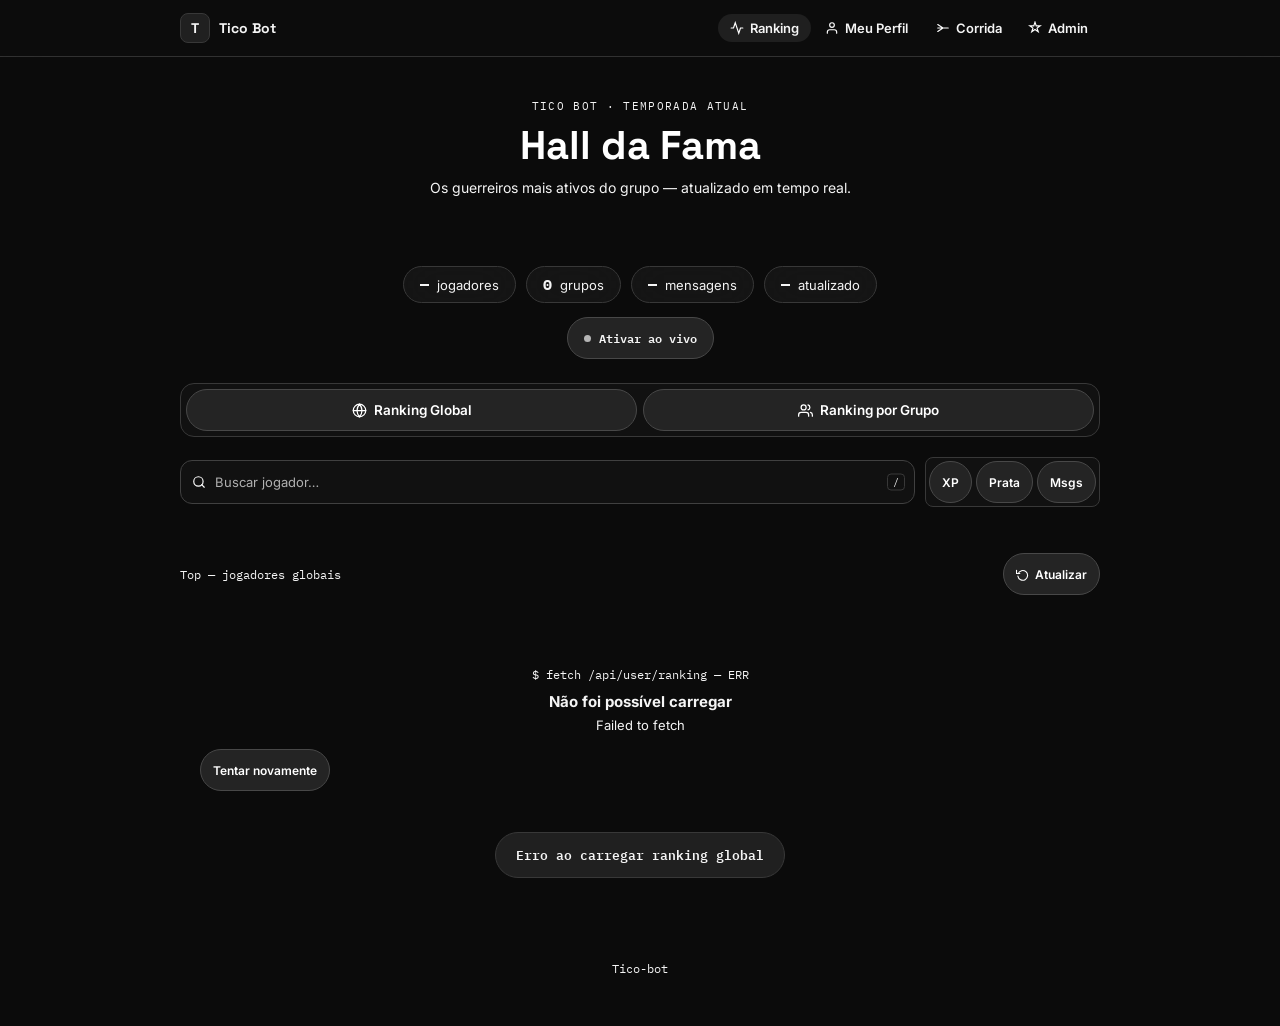
<file: index.html>
<!DOCTYPE html>
<html lang="pt-BR">
<head>
  <meta charset="UTF-8" />
  <meta name="viewport" content="width=device-width, initial-scale=1.0" />
  <link rel="icon" href="favicon.ico" type="image/x-icon" />
  <title>Ranking — Tico Bot</title>
  <link rel="preconnect" href="https://fonts.googleapis.com" />
  <link rel="preconnect" href="https://fonts.gstatic.com" crossorigin />
  <link href="https://fonts.googleapis.com/css2?family=Space+Grotesk:wght@500;600;700&family=Inter:wght@400;500;600&family=IBM+Plex+Mono:wght@500;600&display=swap" rel="stylesheet" />
  <link rel="stylesheet" href="index.css" />
  <link rel="stylesheet" href="site-enhancements.css" />
</head>
<body>

<!-- ══════════ NAV ══════════ -->
<nav class="top-nav">
  <div class="nav-inner">
    <a href="index.html" class="nav-brand">
      <div class="nav-brand-mark">T</div>
      <span class="nav-brand-name">Tico Bot</span>
    </a>
    <ul class="nav-links">
      <li>
        <a href="index.html" class="active">
          <svg viewBox="0 0 24 24" fill="none" stroke="currentColor" stroke-width="2" stroke-linecap="round"><polyline points="22 12 18 12 15 21 9 3 6 12 2 12"/></svg>
          <span>Ranking</span>
        </a>
      </li>
      <li>
        <a href="perfil.html">
          <svg viewBox="0 0 24 24" fill="none" stroke="currentColor" stroke-width="2" stroke-linecap="round"><path d="M20 21v-2a4 4 0 0 0-4-4H8a4 4 0 0 0-4 4v2"/><circle cx="12" cy="7" r="4"/></svg>
          <span>Meu Perfil</span>
        </a>
      </li>
      <li>
        <a href="Jogos/cassino.html" id="nav-cassino" style="display:none">
          <svg viewBox="0 0 24 24" fill="none" stroke="currentColor" stroke-width="2" stroke-linecap="round"><rect x="2" y="3" width="20" height="14" rx="2"/><path d="M8 21h8M12 17v4"/></svg>
          <span>Cassino</span>
        </a>
      </li>
      <li>
        <a href="Jogos/corrida.html">
          <svg viewBox="0 0 24 24" fill="none" stroke="currentColor" stroke-width="2" stroke-linecap="round"><path d="M3 12h18M3 6l9 6-9 6"/></svg>
          <span>Corrida</span>
        </a>
      </li>
      <li>
        <a href="admin.html">
          <svg viewBox="0 0 24 24" fill="none" stroke="currentColor" stroke-width="2" stroke-linecap="round"><path d="M12 2l2.09 6.26H21l-5.47 3.97 2.09 6.26L12 14.52l-5.62 3.97 2.09-6.26L3 8.26h6.91z"/></svg>
          <span>Admin</span>
        </a>
      </li>
      
    </ul>
  </div>
</nav>

<!-- barra fina que enche durante o ciclo de atualização automática (modo "ao vivo") -->
<div class="live-progress-track" aria-hidden="true"><div class="live-progress" id="live-progress"></div></div>

<!-- ══════════ HERO ══════════ -->
<section class="hero">
  <p class="hero-eyebrow">Tico Bot · Temporada Atual</p>
  <h1 class="hero-title">Hall da Fama</h1>
  <p class="hero-sub">Os guerreiros mais ativos do grupo — atualizado em tempo real.</p>

  <!-- traço de pulso: assinatura visual da página, reforça a ideia de "vivo" -->
  <div class="pulse-line" aria-hidden="true">
    <svg viewBox="0 0 600 60" preserveAspectRatio="none">
      <path d="M0,30 L140,30 L155,8 L170,52 L185,30 L600,30" />
    </svg>
  </div>

  <div class="hero-stats">
    <div class="stat-pill"><strong id="stat-total">—</strong><span>jogadores</span></div>
    <div class="stat-pill"><strong id="stat-groups">—</strong><span>grupos</span></div>
    <div class="stat-pill"><strong id="stat-msgs">—</strong><span>mensagens</span></div>
    <div class="stat-pill"><strong id="stat-updated">—</strong><span>atualizado</span></div>
  </div>

  <a href="Jogos/cassino.html" class="cassino-card" id="cassino-card" style="display:none">
    <span class="cassino-card-icon">🎰</span>
    <div class="cassino-card-text">
      <strong>Cassino</strong>
      <span>Aposte sua Prata nos slots</span>
    </div>
    <span class="cassino-card-arrow">›</span>
  </a>

  <button class="live-badge" id="live-badge" type="button" title="Ativar atualização automática a cada 30s">
    <span class="live-dot"></span>
    <span id="live-label">Ativar ao vivo</span>
  </button>
</section>

<!-- ══════════ TABS ══════════ -->
<div class="tabs-wrap">
  <div class="tabs-row">
    <button class="tab-btn active" data-tab="global">
      <svg viewBox="0 0 24 24" fill="none" stroke="currentColor" stroke-width="2" stroke-linecap="round"><circle cx="12" cy="12" r="10"/><line x1="2" y1="12" x2="22" y2="12"/><path d="M12 2a15.3 15.3 0 0 1 4 10 15.3 15.3 0 0 1-4 10 15.3 15.3 0 0 1-4-10 15.3 15.3 0 0 1 4-10z"/></svg>
      Ranking Global
      <span class="tab-count" id="tab-count-global"></span>
    </button>
    <button class="tab-btn" data-tab="grupo">
      <svg viewBox="0 0 24 24" fill="none" stroke="currentColor" stroke-width="2" stroke-linecap="round"><path d="M17 21v-2a4 4 0 0 0-4-4H5a4 4 0 0 0-4 4v2"/><circle cx="9" cy="7" r="4"/><path d="M23 21v-2a4 4 0 0 0-3-3.87"/><path d="M16 3.13a4 4 0 0 1 0 7.75"/></svg>
      Ranking por Grupo
      <span class="tab-count" id="tab-count-grupo"></span>
    </button>
  </div>
</div>

<!-- ══════════ MAIN ══════════ -->
<main>

  <!-- ── GLOBAL ── -->
  <div class="tab-panel active" id="tab-global">

    <div class="controls-bar">
      <div class="search-wrap">
        <svg viewBox="0 0 24 24" fill="none" stroke="currentColor" stroke-width="2" stroke-linecap="round"><circle cx="11" cy="11" r="8"/><line x1="21" y1="21" x2="16.65" y2="16.65"/></svg>
        <input type="text" id="search-global" placeholder="Buscar jogador…" autocomplete="off" />
        <kbd>/</kbd>
      </div>
      <div class="sort-group" role="group" aria-label="Ordenar por">
        <button class="sort-chip active" data-tab="global" data-sort="xp">XP</button>
        <button class="sort-chip" data-tab="global" data-sort="gold">Prata</button>
        <button class="sort-chip" data-tab="global" data-sort="mensagens">Msgs</button>
      </div>
    </div>

    <div class="podium" id="podium-global"></div>
    <div class="ranking-meta">
      <p class="ranking-meta-label" id="meta-label-global">Top <strong id="global-count">—</strong> jogadores globais</p>
      <button class="refresh-btn" id="refresh-global">
        <svg viewBox="0 0 24 24" fill="none" stroke="currentColor" stroke-width="2" stroke-linecap="round"><polyline points="1 4 1 10 7 10"/><path d="M3.51 15a9 9 0 1 0 .49-4.59"/></svg>
        Atualizar
      </button>
    </div>
    <div class="ranking-list" id="list-global">
      <div class="skeleton-row"><div class="skeleton" style="width:28px;height:18px"></div><div class="skeleton" style="width:40px;height:40px;border-radius:50%"></div><div style="flex:1"><div class="skeleton" style="width:60%;height:14px;margin-bottom:5px"></div><div class="skeleton" style="width:40%;height:11px"></div></div><div class="skeleton" style="width:60px;height:18px"></div></div>
      <div class="skeleton-row"><div class="skeleton" style="width:28px;height:18px"></div><div class="skeleton" style="width:40px;height:40px;border-radius:50%"></div><div style="flex:1"><div class="skeleton" style="width:50%;height:14px;margin-bottom:5px"></div><div class="skeleton" style="width:35%;height:11px"></div></div><div class="skeleton" style="width:60px;height:18px"></div></div>
      <div class="skeleton-row"><div class="skeleton" style="width:28px;height:18px"></div><div class="skeleton" style="width:40px;height:40px;border-radius:50%"></div><div style="flex:1"><div class="skeleton" style="width:55%;height:14px;margin-bottom:5px"></div><div class="skeleton" style="width:30%;height:11px"></div></div><div class="skeleton" style="width:60px;height:18px"></div></div>
      <div class="skeleton-row"><div class="skeleton" style="width:28px;height:18px"></div><div class="skeleton" style="width:40px;height:40px;border-radius:50%"></div><div style="flex:1"><div class="skeleton" style="width:45%;height:14px;margin-bottom:5px"></div><div class="skeleton" style="width:38%;height:11px"></div></div><div class="skeleton" style="width:60px;height:18px"></div></div>
      <div class="skeleton-row"><div class="skeleton" style="width:28px;height:18px"></div><div class="skeleton" style="width:40px;height:40px;border-radius:50%"></div><div style="flex:1"><div class="skeleton" style="width:65%;height:14px;margin-bottom:5px"></div><div class="skeleton" style="width:42%;height:11px"></div></div><div class="skeleton" style="width:60px;height:18px"></div></div>
    </div>
  </div>

  <!-- ── POR GRUPO ── -->
  <div class="tab-panel" id="tab-grupo">
    <div class="group-filter">
      <label for="grupo-select">Grupo:</label>
      <div class="group-select-wrap">
        <select id="grupo-select">
          <option value="">Carregando grupos…</option>
        </select>
      </div>
    </div>

    <div class="group-meta" id="group-meta"></div>

    <div class="controls-bar">
      <div class="search-wrap">
        <svg viewBox="0 0 24 24" fill="none" stroke="currentColor" stroke-width="2" stroke-linecap="round"><circle cx="11" cy="11" r="8"/><line x1="21" y1="21" x2="16.65" y2="16.65"/></svg>
        <input type="text" id="search-grupo" placeholder="Buscar jogador…" autocomplete="off" />
        <kbd>/</kbd>
      </div>
      <div class="sort-group" role="group" aria-label="Ordenar por">
        <button class="sort-chip active" data-tab="grupo" data-sort="xp">XP</button>
        <button class="sort-chip" data-tab="grupo" data-sort="gold">Prata</button>
        <button class="sort-chip" data-tab="grupo" data-sort="mensagens">Msgs</button>
      </div>
    </div>

    <div class="podium" id="podium-grupo"></div>
    <div class="ranking-meta">
      <p class="ranking-meta-label" id="meta-label-grupo">Top <strong id="grupo-count">—</strong> do grupo</p>
      <button class="refresh-btn" id="refresh-grupo">
        <svg viewBox="0 0 24 24" fill="none" stroke="currentColor" stroke-width="2" stroke-linecap="round"><polyline points="1 4 1 10 7 10"/><path d="M3.51 15a9 9 0 1 0 .49-4.59"/></svg>
        Atualizar
      </button>
    </div>
    <div class="ranking-list" id="list-grupo">
      <div class="state-box">
        <span class="glyph">$ select group --filter ranking</span>
        <h4>Selecione um grupo acima</h4>
        <p>O ranking do grupo vai aparecer aqui.</p>
      </div>
    </div>
  </div>

</main>

<!-- ══════════ MODAL DO USUÁRIO ══════════ -->
<div class="modal-overlay" id="modal-overlay" role="dialog" aria-modal="true">
  <div class="modal-card" id="modal-card">
    <button class="modal-close" id="modal-close" title="Fechar">✕</button>

    <div class="modal-header">
      <div class="modal-avatar" id="modal-avatar"></div>
      <div class="modal-user-info">
  <div class="modal-name" id="modal-name">—</div>
  <div class="modal-rank-badge" id="modal-rank-badge">— 🏆</div>
  <div class="modal-telefone" id="modal-telefone"></div>
  <p class="modal-bio" id="modal-bio"></p>
</div>
    </div>

    <div class="modal-stats">
  <div class="modal-stat">
    <span class="modal-stat-label">Nível</span>
    <span class="modal-stat-val" id="modal-level">—</span>
  </div>
  <div class="modal-stat">
    <span class="modal-stat-label">XP Total</span>
    <span class="modal-stat-val purple" id="modal-xp">—</span>
  </div>
  <div class="modal-stat">
    <span class="modal-stat-label">Mensagens</span>
    <span class="modal-stat-val" id="modal-msgs">—</span>
  </div>
  <div class="modal-stat">
    <span class="modal-stat-label">Prata</span>
    <span class="modal-stat-val gold" id="modal-gold">—</span>
  </div>
  <div class="modal-stat">
    <span class="modal-stat-label">Ranking</span>
    <span class="modal-stat-val mint" id="modal-pos">—</span>
  </div>
</div>
    <div class="modal-xp-label">
      <span id="modal-xp-pct">XP para o próximo nível</span>
      <span id="modal-xp-next"></span>
    </div>
    <div class="modal-xp-bar-outer">
      <div class="modal-xp-bar-inner" id="modal-xp-bar" style="width:0%"></div>
    </div>


    <div class="modal-actions">
      <button class="modal-btn modal-btn-secondary" id="modal-close-btn">Fechar</button>
    </div>
  </div>
</div>

<div id="toast"></div>

<footer>Tico-bot</footer>

<!-- ══════════ JS ══════════ -->
<script src="Js/api-config.js"></script>
<script>
  const API = window.TICO_API_BASE || 'https://tico-bot-6jpn.onrender.com/api';

  // Tokens de conta ficam no armazenamento da aba, não no localStorage persistente.
  const jwtAntigo = localStorage.getItem('jwt');
  if (jwtAntigo && !sessionStorage.getItem('piro_jwt')) sessionStorage.setItem('piro_jwt', jwtAntigo);
  localStorage.removeItem('jwt');

  (function checkTokenAutoLogin() {
    const params = new URLSearchParams(window.location.search);
    const token = params.get('token');
    if (token) {
      fetch(`${API}/auth/token`, {
        method: 'POST',
        headers: { 'Content-Type': 'application/json' },
        body: JSON.stringify({ token }),
      })
        .then(res => res.json())
        .then(data => {
          if (data.jwt) {
            sessionStorage.setItem('piro_jwt', data.jwt);
            localStorage.removeItem('jwt');
            const cleanUrl = window.location.origin + window.location.pathname;
            window.history.replaceState({}, document.title, cleanUrl);
            window.location.reload();
          }
        })
        .catch(err => console.error('Erro no auto-login:', err));
    }
  })();

  /* ══════════════════════════════════
     UTILS
  ══════════════════════════════════ */
  let toastTimer;
  function showToast(msg) {
    const t = document.getElementById('toast');
    if (!t) return;
    t.textContent = msg;
    t.classList.add('show');
    clearTimeout(toastTimer);
    toastTimer = setTimeout(() => t.classList.remove('show'), 2500);
  }

  function fmtXP(n) {
    if (n == null) return '—';
    if (n >= 1_000_000) return (n / 1_000_000).toFixed(1) + 'M';
    if (n >= 1_000)     return (n / 1_000).toFixed(1) + 'k';
    return String(n);
  }

  function fmtNum(n) {
    return n != null ? n.toLocaleString('pt-BR') : '—';
  }

  // Formata o valor de acordo com o critério de ordenação ativo (XP / Prata / mensagens)
  function fmtMetric(u, field) {
    const val = u?.[field] ?? 0;
    if (field === 'gold')      return fmtNum(val) + ' 💰';
    if (field === 'mensagens') return fmtNum(val) + ' msgs';
    return fmtXP(val) + ' XP';
  }

  function initials(nome) {
    if (!nome || typeof nome !== 'string') return '?';
    const clean = nome.trim().replace(/[^\w\s]/gu, '').trim();
    if (!clean) return nome.slice(0, 2).toUpperCase();
    const parts = clean.split(/\s+/);
    return parts.length >= 2
      ? (parts[0][0] + parts[parts.length - 1][0]).toUpperCase()
      : clean.slice(0, 2).toUpperCase();
  }

  function timeAgo(date) {
    if (!date) return 'agora';
    const diff = Math.floor((Date.now() - new Date(date)) / 1000);
    if (diff < 60)    return 'agora';
    if (diff < 3600)  return `${Math.floor(diff / 60)}min atrás`;
    if (diff < 86400) return `${Math.floor(diff / 3600)}h atrás`;
    return `${Math.floor(diff / 86400)}d atrás`;
  }

  function escapeHtml(str) {
    return String(str).replace(/[&<>"']/g, c => ({
      '&': '&amp;', '<': '&lt;', '>': '&gt;', '"': '&quot;', "'": '&#39;',
    }[c]));
  }

  // remove acentos para busca tolerante ("joao" encontra "João")
  function normalize(str) {
    return String(str).toLowerCase().normalize('NFD').replace(/[\u0300-\u036f]/g, '');
  }

  // destaca o trecho buscado dentro do nome
  function highlightMatch(nome, rawQuery) {
    const safeName = escapeHtml(nome);
    if (!rawQuery) return safeName;
    const idx = nome.toLowerCase().indexOf(rawQuery.toLowerCase());
    if (idx === -1) return safeName;
    return escapeHtml(nome.slice(0, idx)) +
           '<mark>' + escapeHtml(nome.slice(idx, idx + rawQuery.length)) + '</mark>' +
           escapeHtml(nome.slice(idx + rawQuery.length));
  }

  // Replica a fórmula de nível do bot: level = floor((xp/100)^(1/1.5)) + 1
  function computeLevelProgress(xp) {
    const x = xp ?? 0;
    const level = Math.max(1, Math.floor(Math.pow(x / 100, 1 / 1.5)) + 1);
    const xpParaProximo = Math.ceil(100 * Math.pow(level, 1.5));
    const xpInicioNivel = Math.ceil(100 * Math.pow(Math.max(0, level - 1), 1.5));
    const xpNoNivel = xpParaProximo - xpInicioNivel;
    const pct = xpNoNivel > 0
      ? Math.min(100, Math.max(0, Math.floor(((x - xpInicioNivel) / xpNoNivel) * 100)))
      : 100;
    return { level, xpParaProximo, xpInicioNivel, pct };
  }

  // anima um número subindo até o valor alvo — blindado contra elemento ausente
  function countUp(el, target, duration = 800) {
    if (!el) return;
    if (target == null || isNaN(target)) { el.textContent = '—'; return; }
    const start = Number(el.dataset.raw) || 0;
    const t0 = performance.now();
    function tick(now) {
      const p = Math.min(1, (now - t0) / duration);
      const eased = 1 - Math.pow(1 - p, 3);
      const val = Math.round(start + (target - start) * eased);
      el.textContent = fmtNum(val);
      el.dataset.raw = val;
      if (p < 1) requestAnimationFrame(tick);
    }
    requestAnimationFrame(tick);
  }

  // pega elemento por id com segurança — usado em todo lugar sensível
  function $(id) { return document.getElementById(id); }

  /* ══════════════════════════════════
     ESTADO
  ══════════════════════════════════ */
  const state = {
    global: { raw: [], sort: 'xp', query: '', total: 0 },
    grupo:  { raw: [], sort: 'xp', query: '', total: 0 },
  };
  let gruposCache = [];
  let currentModalUser = null;
  let lastUpdateTime = null;

  // travas para impedir requisições concorrentes (clique duplo no "Atualizar")
  let globalLoading = false;
  let grupoLoading = false;

  /* ── Tabs ── */
  document.querySelectorAll('.tab-btn').forEach(btn => {
    btn.addEventListener('click', () => {
      document.querySelectorAll('.tab-btn').forEach(b => b.classList.remove('active'));
      document.querySelectorAll('.tab-panel').forEach(p => p.classList.remove('active'));
      btn.classList.add('active');
      $('tab-' + btn.dataset.tab)?.classList.add('active');
    });
  });

  /* ══════════════════════════════════
     MODAL
  ══════════════════════════════════ */
  const modalOverlay = $('modal-overlay');

  function openModal(user, pos) {
    if (!user) return;
    currentModalUser = user;
    const nome = user.nome || 'Anônimo';
    if ($('modal-avatar'))      $('modal-avatar').textContent = initials(nome);
    if ($('modal-name'))        $('modal-name').textContent   = nome;
    if ($('modal-rank-badge'))  $('modal-rank-badge').textContent = `#${pos} no ranking`;
    const telefoneEl = $('modal-telefone');
    const telefone = String(user.telefone || '').replace(/\D/g, '');
    if (telefoneEl) {
      telefoneEl.textContent = telefone
        ? `📱 +${telefone}`
        : user.telefoneOculto ? '📱 Telefone ocultado pelo usuário' : '📱 Telefone indisponível';
    }
    const bioEl = $('modal-bio');
    if (bioEl) {
      bioEl.textContent = String(user.bio || '').trim();
      bioEl.style.display = bioEl.textContent ? 'block' : 'none';
    }

    const prog = computeLevelProgress(user.xp);

    if ($('modal-level')) $('modal-level').textContent = user.level ?? prog.level;
    if ($('modal-xp'))    $('modal-xp').textContent    = fmtXP(user.xp ?? 0);
    if ($('modal-msgs'))  $('modal-msgs').textContent  = fmtNum(user.mensagens ?? 0);
    if ($('modal-gold'))  $('modal-gold').textContent  = fmtNum(user.gold ?? 0);
    if ($('modal-pos'))   $('modal-pos').textContent   = `#${pos}`;

    if ($('modal-xp-pct'))  $('modal-xp-pct').textContent  = `${prog.pct}% para nível ${prog.level + 1}`;
    if ($('modal-xp-next')) $('modal-xp-next').textContent = `${fmtXP(prog.xpParaProximo)} XP`;

    const bar = $('modal-xp-bar');
    if (bar) {
      bar.style.width = '0%';
      requestAnimationFrame(() => setTimeout(() => { bar.style.width = prog.pct + '%'; }, 80));
    }

    modalOverlay?.classList.add('open');
    document.body.style.overflow = 'hidden';


  }

  function closeModal() {
    modalOverlay?.classList.remove('open');
    document.body.style.overflow = '';
  }

  $('modal-close')?.addEventListener('click', closeModal);
  $('modal-close-btn')?.addEventListener('click', closeModal);
  modalOverlay?.addEventListener('click', e => { if (e.target === modalOverlay) closeModal(); });
  document.addEventListener('keydown', e => { if (e.key === 'Escape' && modalOverlay?.classList.contains('open')) closeModal(); });

  /* ══════════════════════════════════
     PÓDIO
  ══════════════════════════════════ */
  function renderPodium(top3, containerId, metricField) {
    const container = $(containerId);
    if (!container) return;
    if (!top3 || top3.length === 0) { container.innerHTML = ''; return; }

    const medals  = ['🥇', '🥈', '🥉'];
    const classes = ['first', 'second', 'third'];

    container.innerHTML = top3.map((u, i) => `
      <div class="podium-slot ${classes[i]}" data-pos="${i + 1}" tabindex="0" role="button" aria-label="Ver perfil de ${escapeHtml(u.nome || 'Anônimo')}">
        <div class="podium-avatar">
          <div class="podium-avatar-inner">${initials(u.nome)}</div>
          <span class="podium-medal">${medals[i]}</span>
        </div>
        <div class="podium-name">${escapeHtml(u.nome || 'Anônimo')}</div>
        ${u.telefone ? `<div class="podium-phone">+${escapeHtml(String(u.telefone).replace(/\D/g, ''))}</div>` : ''}
        ${u.bio ? `<div class="podium-bio">${escapeHtml(u.bio)}</div>` : ''}
        <div class="podium-xp">${fmtMetric(u, metricField)}</div>
        <div class="podium-bar">${i + 1}º</div>
      </div>
    `).join('');

    container.querySelectorAll('.podium-slot').forEach((el, i) => {
      const pos = top3[i].posicao ?? (i + 1);
      el.addEventListener('click', () => openModal(top3[i], pos));
      el.addEventListener('keydown', e => { if (e.key === 'Enter' || e.key === ' ') openModal(top3[i], pos); });
    });
  }

  /* ══════════════════════════════════
     LISTA — modo normal (posições 4+)
  ══════════════════════════════════ */
  function renderList(ranking, listId, metricField, maxValue) {
    const list = $(listId);
    if (!list) return;
    if (!ranking || ranking.length === 0) {
      list.innerHTML = `<div class="state-box">
        <span class="glyph">$ query ranking — 0 results</span>
        <h4>Nenhum resultado</h4>
        <p>Ainda não há dados suficientes.</p>
      </div>`;
      return;
    }

    const max = maxValue || ranking[0]?.[metricField] || 1;
    const items = ranking.slice(3);

    if (items.length === 0) { list.innerHTML = ''; return; }

    list.innerHTML = items.map((u, i) => {
      const pos      = u.posicao ?? (i + 4);
      const posClass = pos <= 3 ? `top${pos}` : '';
      const pct      = Math.max(4, Math.floor(((u[metricField] ?? 0) / max) * 100));
      const nome     = u.nome || 'Anônimo';

      return `
        <div class="rank-row ${posClass}"
             style="animation-delay:${Math.min(i, 20) * 20}ms"
             data-index="${i}"
             tabindex="0"
             role="button"
             aria-label="Ver detalhes de ${escapeHtml(nome)}, posição ${pos}">
          <span class="rank-pos">${pos}</span>
          <div class="rank-avatar">${initials(nome)}</div>
          <div class="rank-info">
            <div class="rank-name">${escapeHtml(nome)}</div>
            <div class="rank-sub">${u.telefone ? `+${escapeHtml(String(u.telefone).replace(/\D/g, ''))} · ` : ''}${fmtNum(u.mensagens)} msgs</div>
            ${u.bio ? `<div class="rank-bio">${escapeHtml(u.bio)}</div>` : ''}
            <div class="rank-bar-wrap">
              <div class="rank-bar" style="width:${pct}%"></div>
            </div>
          </div>
          <div class="rank-right">
            <div class="rank-xp">${fmtMetric(u, metricField)}</div>
            <div class="rank-level">Nível ${u.level ?? '—'}</div>
          </div>
          <span class="rank-arrow">›</span>
        </div>`;
    }).join('');

    list.querySelectorAll('.rank-row').forEach((el, i) => {
      const user = items[i];
      const pos  = user.posicao ?? (i + 4);
      el.addEventListener('click', () => openModal(user, pos));
      el.addEventListener('keydown', e => { if (e.key === 'Enter' || e.key === ' ') openModal(user, pos); });
    });
  }

  /* ══════════════════════════════════
     LISTA — modo busca (mostra todos os resultados, com a posição real)
  ══════════════════════════════════ */
  function renderSearchList(filtered, listId, metricField, maxValue, rawQuery) {
    const list = $(listId);
    if (!list) return;
    if (!filtered || filtered.length === 0) {
      list.innerHTML = `<div class="state-box">
        <span class="glyph">$ query ranking --name "${escapeHtml(rawQuery)}" — 0 results</span>
        <h4>Ninguém encontrado</h4>
        <p>Tente outro nome ou confira a ortografia.</p>
      </div>`;
      return;
    }

    const max = maxValue || 1;

    list.innerHTML = filtered.map(u => {
      const pos      = u.posicao;
      const posClass = pos <= 3 ? `top${pos}` : '';
      const pct      = Math.max(4, Math.floor(((u[metricField] ?? 0) / max) * 100));
      const nome     = u.nome || 'Anônimo';

      return `
        <div class="rank-row ${posClass}"
             tabindex="0"
             role="button"
             aria-label="Ver detalhes de ${escapeHtml(nome)}, posição ${pos}">
          <span class="rank-pos">${pos}</span>
          <div class="rank-avatar">${initials(nome)}</div>
          <div class="rank-info">
            <div class="rank-name">${highlightMatch(nome, rawQuery)}</div>
            <div class="rank-sub">${u.telefone ? `+${escapeHtml(String(u.telefone).replace(/\D/g, ''))} · ` : ''}${fmtNum(u.mensagens)} msgs</div>
            ${u.bio ? `<div class="rank-bio">${escapeHtml(u.bio)}</div>` : ''}
            <div class="rank-bar-wrap">
              <div class="rank-bar" style="width:${pct}%"></div>
            </div>
          </div>
          <div class="rank-right">
            <div class="rank-xp">${fmtMetric(u, metricField)}</div>
            <div class="rank-level">Nível ${u.level ?? '—'}</div>
          </div>
          <span class="rank-arrow">›</span>
        </div>`;
    }).join('');

    list.querySelectorAll('.rank-row').forEach((el, i) => {
      const user = filtered[i];
      el.addEventListener('click', () => openModal(user, user.posicao));
      el.addEventListener('keydown', e => { if (e.key === 'Enter' || e.key === ' ') openModal(user, user.posicao); });
    });
  }

  /* ══════════════════════════════════
     RENDER GERAL DE UMA ABA (aplica sort + busca sobre o dado já carregado)
  ══════════════════════════════════ */
  function renderTab(tab) {
    const s = state[tab];
    const sorted = [...s.raw]
      .sort((a, b) => (b[s.sort] ?? 0) - (a[s.sort] ?? 0))
      .map((u, i) => ({ ...u, posicao: i + 1 }));

    const podiumId = 'podium-' + tab;
    const listId   = 'list-' + tab;
    const metaEl   = $('meta-label-' + tab);
    const query    = s.query.trim();

    if (query) {
      const podiumEl = $(podiumId);
      if (podiumEl) podiumEl.innerHTML = '';
      const q = normalize(query);
      const filtered = sorted.filter(u => normalize(u.nome || 'Anônimo').includes(q));
      if (metaEl) metaEl.innerHTML = `<strong>${filtered.length}</strong> resultado(s) para "${escapeHtml(query)}"`;
      renderSearchList(filtered, listId, s.sort, sorted[0]?.[s.sort], query);
    } else {
      const totalLabel = s.total || sorted.length;
      if (metaEl) {
        metaEl.innerHTML = tab === 'global'
          ? `Top <strong>${sorted.length}</strong> de <strong>${totalLabel}</strong> jogadores globais`
          : `Top <strong>${sorted.length}</strong> de <strong>${totalLabel}</strong> do grupo`;
      }
      renderPodium(sorted.slice(0, 3), podiumId, s.sort);
      renderList(sorted, listId, s.sort, sorted[0]?.[s.sort]);
    }
  }

  /* ── Controles: busca e ordenação ── */
  ['global', 'grupo'].forEach(tab => {
    const input = $('search-' + tab);
    if (!input) return;
    input.addEventListener('input', () => {
      state[tab].query = input.value;
      renderTab(tab);
    });
    input.addEventListener('keydown', e => {
      if (e.key === 'Escape') {
        input.value = '';
        state[tab].query = '';
        renderTab(tab);
        input.blur();
      }
    });
  });

  document.querySelectorAll('.sort-chip').forEach(btn => {
    btn.addEventListener('click', () => {
      const tab  = btn.dataset.tab;
      const sort = btn.dataset.sort;
      state[tab].sort = sort;
      document.querySelectorAll(`.sort-chip[data-tab="${tab}"]`).forEach(b => b.classList.toggle('active', b === btn));
      renderTab(tab);
    });
  });

  // atalho "/" foca a busca da aba ativa
  document.addEventListener('keydown', e => {
    if (e.key === '/' && !['INPUT', 'TEXTAREA'].includes(document.activeElement?.tagName)) {
      e.preventDefault();
      const activePanel = document.querySelector('.tab-panel.active');
      if (!activePanel) return;
      const activeTab = activePanel.id.replace('tab-', '');
      $('search-' + activeTab)?.focus();
    }
  });

  /* ══════════════════════════════════
     FETCH — RANKING GLOBAL
  ══════════════════════════════════ */
  async function loadGlobalRanking(silent) {
    if (globalLoading) return; // evita corrida de cliques duplos
    globalLoading = true;

    const btn = $('refresh-global');
    btn?.classList.add('spinning');

    try {
      const res = await fetch(`${API}/user/ranking`);

      // a API pode responder com corpo não-JSON em cold start/erro do Render
      let data;
      try {
        data = await res.json();
      } catch {
        throw new Error('Resposta inválida do servidor (provavelmente acordando — tente de novo em alguns segundos).');
      }

      if (!res.ok) throw new Error(data?.error || `Erro na API (${res.status})`);

      const { ranking, total, totalMensagens, atualizadoEm } = data;
      state.global.raw = Array.isArray(ranking) ? ranking : [];
      state.global.total = total ?? state.global.raw.length;

      countUp($('stat-total'), total ?? 0);
      countUp($('stat-msgs'), totalMensagens ?? 0);
      if ($('tab-count-global')) $('tab-count-global').textContent = fmtNum(total ?? 0);

      lastUpdateTime = atualizadoEm ? new Date(atualizadoEm) : new Date();
      if ($('stat-updated')) $('stat-updated').textContent = timeAgo(lastUpdateTime);

      renderTab('global');
      if (silent) showToast('Ranking global atualizado');

    } catch (err) {
      console.error(err);
      const list = $('list-global');
      if (list) {
        list.innerHTML = `
          <div class="state-box">
            <span class="glyph">$ fetch /api/user/ranking — ERR</span>
            <h4>Não foi possível carregar</h4>
            <p>${escapeHtml(err.message)}</p>
            <button class="refresh-btn retry-btn" id="retry-global-btn">Tentar novamente</button>
          </div>`;
        $('retry-global-btn')?.addEventListener('click', () => loadGlobalRanking());
      }
      showToast('Erro ao carregar ranking global');
    } finally {
      btn?.classList.remove('spinning');
      globalLoading = false;
    }
  }

  /* ══════════════════════════════════
     FETCH — GRUPOS
  ══════════════════════════════════ */
  async function loadGrupos() {
    const sel = $('grupo-select');
    try {
      const res  = await fetch(`${API}/grupos`);
      const data = await res.json();

      if (!sel) return;

      if (!res.ok || !data.grupos?.length) {
        sel.innerHTML = '<option value="">Nenhum grupo disponível</option>';
        countUp($('stat-groups'), 0);
        return;
      }

      gruposCache = data.grupos;
      sel.innerHTML = '<option value="">Selecione um grupo…</option>' +
        gruposCache.map(g => `<option value="${escapeHtml(g.jid)}">${escapeHtml(g.nome || g.jid)}</option>`).join('');

      countUp($('stat-groups'), gruposCache.length);

    } catch {
      if (sel) sel.innerHTML = '<option value="">Não foi possível carregar grupos</option>';
      countUp($('stat-groups'), 0);
    }
  }

  /* ══════════════════════════════════
     FETCH — RANKING POR GRUPO
  ══════════════════════════════════ */
  async function loadGrupoRanking(jid, silent) {
    if (!jid || grupoLoading) return;
    grupoLoading = true;

    const btn  = $('refresh-grupo');
    const list = $('list-grupo');
    const pod  = $('podium-grupo');

    btn?.classList.add('spinning');

    if (!silent && list && pod) {
      pod.innerHTML = '';
      list.innerHTML = [1,2,3,4,5].map(() => `
        <div class="skeleton-row">
          <div class="skeleton" style="width:28px;height:18px"></div>
          <div class="skeleton" style="width:40px;height:40px;border-radius:50%"></div>
          <div style="flex:1">
            <div class="skeleton" style="width:55%;height:14px;margin-bottom:5px"></div>
            <div class="skeleton" style="width:35%;height:11px"></div>
          </div>
          <div class="skeleton" style="width:60px;height:18px"></div>
        </div>`).join('');
    }

    try {
      const res = await fetch(`${API}/user/ranking/grupo?jid=${encodeURIComponent(jid)}`);

      let data;
      try {
        data = await res.json();
      } catch {
        throw new Error('Resposta inválida do servidor (provavelmente acordando — tente de novo em alguns segundos).');
      }

      if (!res.ok) throw new Error(data?.error || `Erro na API (${res.status})`);

      const { ranking, total } = data;
      state.grupo.raw = Array.isArray(ranking) ? ranking : [];
      state.grupo.total = total ?? state.grupo.raw.length;

      const info = gruposCache.find(g => g.jid === jid);
      if (info) {
        if ($('tab-count-grupo')) $('tab-count-grupo').textContent = fmtNum(info.membros ?? total ?? 0);
        const meta = $('group-meta');
        if (meta) {
          meta.classList.add('show');
          meta.innerHTML = `
            <span>👥 <strong>${fmtNum(info.membros)}</strong> membros</span>
            <span>⚡ <strong>${fmtXP(info.xpTotal)}</strong> XP total no grupo</span>`;
        }
      }

      renderTab('grupo');
      if (silent) showToast('Ranking do grupo atualizado');

      lastUpdateTime = new Date();
      if ($('stat-updated')) $('stat-updated').textContent = timeAgo(lastUpdateTime);

    } catch (err) {
      if (pod) pod.innerHTML = '';
      if (list) {
        list.innerHTML = `
          <div class="state-box">
            <span class="glyph">$ fetch /api/user/ranking/grupo — ERR</span>
            <h4>Não foi possível carregar</h4>
            <p>${escapeHtml(err.message)}</p>
            <button class="refresh-btn retry-btn" id="retry-grupo-btn">Tentar novamente</button>
          </div>`;
        $('retry-grupo-btn')?.addEventListener('click', () => loadGrupoRanking(jid));
      }
      showToast('Erro ao carregar ranking do grupo');
    } finally {
      btn?.classList.remove('spinning');
      grupoLoading = false;
    }
  }

  /* ══════════════════════════════════
     MODO "AO VIVO" — atualização automática a cada 30s
  ══════════════════════════════════ */
  const LIVE_MS    = 30000;
  const liveBadge  = $('live-badge');
  const liveLabel  = $('live-label');
  const liveBar    = $('live-progress');
  let liveActive   = false;
  let liveTimer    = null;

  async function refreshActiveTab() {
    const activePanel = document.querySelector('.tab-panel.active');
    if (!activePanel) return;
    const activeTab = activePanel.id.replace('tab-', '');
    if (activeTab === 'global') {
      await loadGlobalRanking(true);
    } else {
      const jid = $('grupo-select')?.value;
      if (jid) await loadGrupoRanking(jid, true);
    }
  }

  function cycleLive() {
    if (!liveBar) return;
    liveBar.style.transition = 'none';
    liveBar.style.width = '0%';
    void liveBar.offsetWidth; // força reflow para reiniciar a animação
    liveBar.style.transition = `width ${LIVE_MS}ms linear`;
    liveBar.style.width = '100%';

    liveTimer = setTimeout(async () => {
      if (!liveActive) return;
      await refreshActiveTab();
      if (liveActive) cycleLive();
    }, LIVE_MS);
  }

  function startLive() {
    liveActive = true;
    liveBadge?.classList.add('active');
    if (liveLabel) liveLabel.textContent = 'Ao vivo';
    cycleLive();
  }

  function stopLive() {
    liveActive = false;
    liveBadge?.classList.remove('active');
    if (liveLabel) liveLabel.textContent = 'Ativar ao vivo';
    clearTimeout(liveTimer);
    if (liveBar) {
      liveBar.style.transition = 'none';
      liveBar.style.width = '0%';
    }
  }

  liveBadge?.addEventListener('click', () => liveActive ? stopLive() : startLive());

  // mantém o "atualizado há Xmin" vivo mesmo sem refetch
  setInterval(() => {
    if (lastUpdateTime && $('stat-updated')) $('stat-updated').textContent = timeAgo(lastUpdateTime);
  }, 20000);

  /* ── Eventos ── */
  $('refresh-global')?.addEventListener('click', () => loadGlobalRanking());

  $('refresh-grupo')?.addEventListener('click', () => {
    const jid = $('grupo-select')?.value;
    jid ? loadGrupoRanking(jid) : showToast('Selecione um grupo primeiro');
  });

  $('grupo-select')?.addEventListener('change', e => {
    $('group-meta')?.classList.remove('show');
    if (e.target.value) loadGrupoRanking(e.target.value);
  });

  /* ── Init ── */
  loadGlobalRanking();
  loadGrupos();

  // Mostra nav-cassino e card do cassino se estiver logado
  if (sessionStorage.getItem('piro_jwt')) {
    const navCassino = document.getElementById('nav-cassino');
    const cassinoCard = document.getElementById('cassino-card');
    if (navCassino) navCassino.style.display = 'flex';
    if (cassinoCard) cassinoCard.style.display = 'flex';
  }
</script>
</body>
</html>
</file>
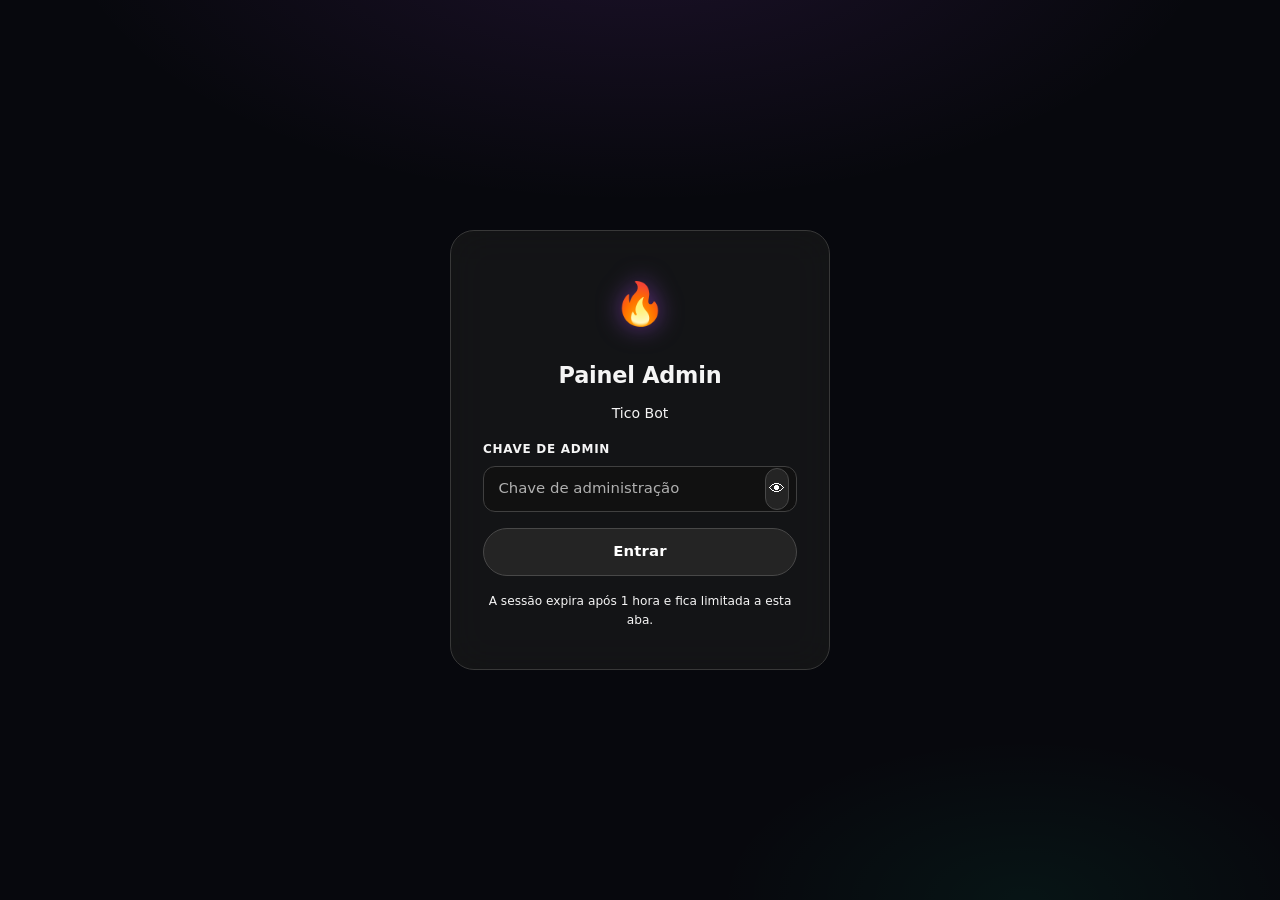
<file: admin.html>
<!DOCTYPE html>
<html lang="pt-BR">
<head>
  <meta charset="UTF-8" />
  <meta name="viewport" content="width=device-width, initial-scale=1.0" />
  <link rel="icon" href="favicon.ico" type="image/x-icon" />
  <title>Admin — Tico Bot</title>
  <link rel="stylesheet" href="admin.css" />
  <style>
    /* ======================================================================
       EXTENSÕES — classes novas não cobertas pelo admin.css
       ====================================================================== */

    /* login */
    .field-password-wrap { position: relative; }
    .field-password-wrap input { padding-right: 2.6rem; }
    .btn-eye {
      position: absolute; right: 0.5rem; top: 50%; transform: translateY(-50%);
      background: none; border: none; cursor: pointer; font-size: 1rem;
      color: var(--muted); line-height: 1; padding: 0.2rem;
    }
    .btn-eye:hover { color: var(--text); }
    .login-hint { text-align: center; color: var(--muted); font-size: 0.76rem; line-height: 1.5; }

    /* sidebar extras */
    .sidebar-footer { padding: 0 0.75rem 1rem; display: flex; flex-direction: column; gap: 0.55rem; }
    .sidebar-status { display: flex; align-items: center; gap: 0.4rem; font-size: 0.78rem; color: var(--muted2); }
    .status-dot { width: 7px; height: 7px; border-radius: 50%; background: var(--mint); box-shadow: 0 0 6px var(--mint); flex-shrink: 0; }
    .status-dot.off { background: var(--vermelho); box-shadow: 0 0 6px var(--vermelho); }
    .sidebar-sync { font-size: 0.7rem; color: var(--muted); padding-left: 1.1rem; }
    .autosync-wrap { display: flex; align-items: center; gap: 0.45rem; font-size: 0.75rem; color: var(--muted2); padding: 0.15rem 0; cursor: pointer; user-select: none; }
    .autosync-wrap input { accent-color: var(--roxo); cursor: pointer; }

    /* abas mobile com muitos itens */
    .abas-mobile { overflow-x: auto; -webkit-overflow-scrolling: touch; scrollbar-width: none; }
    .abas-mobile::-webkit-scrollbar { display: none; }
    .abas-mobile .aba { white-space: nowrap; flex: 0 0 auto; padding-left: 0.95rem; padding-right: 0.95rem; }

    /* dashboard */
    .dash-grid { display: grid; grid-template-columns: repeat(auto-fit, minmax(150px, 1fr)); gap: 0.85rem; margin-bottom: 1.75rem; }
    .dash-card { background: var(--surface); border: 1px solid var(--border); border-radius: var(--radius); padding: 1rem 1.1rem; display: flex; flex-direction: column; gap: 0.3rem; }
    .dash-card-valor { font-size: 1.55rem; font-weight: 700; color: var(--text); line-height: 1.1; }
    .dash-card-label { font-size: 0.74rem; color: var(--muted); text-transform: uppercase; letter-spacing: 0.04em; }
    .dash-card.accent .dash-card-valor { color: var(--roxo); }
    .dash-card.mint   .dash-card-valor { color: var(--mint); }
    .dash-card.warn   .dash-card-valor { color: var(--amarelo); }
    .dash-card.danger .dash-card-valor { color: var(--vermelho); }
    .dash-sub-titulo { font-size: 0.92rem; font-weight: 600; color: var(--text); margin: 0.5rem 0 0.75rem; }
    .dash-top-grupo { display: flex; align-items: center; gap: 0.75rem; padding: 0.65rem 0.9rem; background: var(--surface); border: 1px solid var(--border); border-radius: var(--radius-sm); margin-bottom: 0.5rem; }
    .dash-top-pos { width: 22px; height: 22px; border-radius: 50%; background: var(--roxo-dim); color: var(--roxo); font-size: 0.74rem; font-weight: 700; display: flex; align-items: center; justify-content: center; flex-shrink: 0; }
    .dash-top-nome { flex: 1; font-size: 0.88rem; color: var(--text); overflow: hidden; text-overflow: ellipsis; white-space: nowrap; }
    .dash-top-xp { font-size: 0.78rem; color: var(--muted); white-space: nowrap; }
    .dash-vazio { color: var(--muted); font-size: 0.88rem; }

    /* toolbar grupos */
    .grupos-toolbar { display: flex; flex-wrap: wrap; gap: 0.6rem; align-items: center; margin-bottom: 1rem; }
    .grupos-toolbar .busca-input { flex: 1; min-width: 180px; margin-bottom: 0; }
    .sort-select { background: var(--surface); border: 1px solid var(--border); border-radius: var(--radius-sm); color: var(--text); padding: 0.55rem 0.75rem; font-size: 0.85rem; cursor: pointer; outline: none; }
    .sort-select:focus { border-color: var(--roxo); }

    /* ações em massa */
    .bulk-bar { display: flex; flex-wrap: wrap; gap: 0.5rem; margin-bottom: 1.25rem; padding: 0.75rem 0.9rem; background: var(--surface); border: 1px dashed var(--border2); border-radius: var(--radius); align-items: center; }
    .bulk-bar-label { font-size: 0.78rem; color: var(--muted); margin-right: 0.25rem; }
    .bulk-btn { background: var(--surface2); border: 1px solid var(--border2); color: var(--text); border-radius: var(--radius-sm); padding: 0.4rem 0.75rem; font-size: 0.78rem; cursor: pointer; transition: border-color .2s, color .2s; }
    .bulk-btn:hover { border-color: var(--roxo); color: var(--roxo); }
    .bulk-btn:disabled { opacity: .5; cursor: not-allowed; }

    /* grupo-card extras */
    .grupo-nome-linha { display: flex; align-items: center; gap: 0.45rem; }
    .btn-renomear { background: transparent; border: 1px solid var(--border); color: var(--muted); width: 24px; height: 24px; border-radius: 6px; cursor: pointer; font-size: 0.78rem; display: flex; align-items: center; justify-content: center; flex-shrink: 0; transition: border-color .2s, color .2s; }
    .btn-renomear:hover { border-color: var(--roxo); color: var(--roxo); }
    .grupo-meta { font-size: 0.74rem; color: var(--muted2); }
    .hint-icon { display: inline-flex; align-items: center; justify-content: center; width: 18px; height: 18px; border: 1px solid var(--border2); border-radius: 5px; font-size: 0.7rem; margin: 0 0.15rem; vertical-align: middle; }
    .secao-hint { font-size: 0.82rem; color: var(--muted); margin: -0.75rem 0 1.1rem; line-height: 1.5; }
    .btn-copiar-jid { background: none; border: none; color: var(--muted); cursor: pointer; font-size: 0.7rem; padding: 0; margin-left: 0.45rem; text-decoration: underline; }
    .btn-copiar-jid:hover { color: var(--roxo); }

    /* grupo expandido — ranking de Prata + ações */
    .grupo-card { cursor: default; }
    .grupo-card-body { width: 100%; }
    .btn-ver-gold { background: var(--amar-dim); border: 1px solid rgba(255,208,96,.3); color: var(--amarelo); border-radius: var(--radius-sm); padding: 0.35rem 0.7rem; font-size: 0.76rem; font-weight: 600; cursor: pointer; white-space: nowrap; transition: opacity .2s; margin-top: 0.4rem; }
    .btn-ver-gold:hover { opacity: .8; }
    .gold-painel { margin-top: 0.85rem; border-top: 1px solid var(--border); padding-top: 0.85rem; display: flex; flex-direction: column; gap: 0.65rem; }
    .gold-painel-titulo { font-size: 0.75rem; font-weight: 600; color: var(--muted); text-transform: uppercase; letter-spacing: 0.05em; }
    .gold-rank-lista { display: flex; flex-direction: column; gap: 0.35rem; }
    .gold-rank-item { display: flex; align-items: center; gap: 0.6rem; padding: 0.45rem 0.6rem; background: var(--surface2); border: 1px solid var(--border); border-radius: var(--radius-sm); font-size: 0.82rem; }
    .gold-rank-pos { width: 20px; text-align: center; font-size: 0.72rem; font-weight: 700; color: var(--muted); flex-shrink: 0; }
    .gold-rank-info { flex: 1; min-width: 0; display: flex; flex-direction: column; gap: 0.1rem; }
    .gold-rank-nome { color: var(--text); font-weight: 600; overflow: hidden; text-overflow: ellipsis; white-space: nowrap; }
    .gold-rank-sub { font-size: 0.68rem; color: var(--muted); font-family: 'Courier New', monospace; overflow: hidden; text-overflow: ellipsis; white-space: nowrap; }
    .gold-rank-val { color: var(--amarelo); font-weight: 700; white-space: nowrap; }
    .gold-rank-pos.p1 { color: #FFD700; }
    .gold-rank-pos.p2 { color: #C0C0C0; }
    .gold-rank-pos.p3 { color: #CD7F32; }
    .gold-acoes { display: flex; flex-wrap: wrap; gap: 0.5rem; align-items: flex-end; }
    .gold-acoes .field { flex: 1; min-width: 140px; gap: 0.3rem; }
    .gold-acoes label { font-size: 0.72rem; color: var(--muted); text-transform: uppercase; letter-spacing: 0.04em; }
    .gold-acoes input, .gold-acoes select { min-height: 36px; font-size: 0.82rem; padding: 0.45rem 0.7rem; }
    .btn-gold-dar { background: var(--mint-dim); border: 1px solid rgba(0,255,176,.3); color: var(--mint); border-radius: var(--radius-sm); padding: 0.45rem 0.9rem; font-size: 0.8rem; font-weight: 600; cursor: pointer; white-space: nowrap; min-height: 36px; }
    .btn-gold-dar:hover { opacity: .8; }
    .btn-gold-rem { background: var(--verm-dim); border: 1px solid rgba(255,59,110,.3); color: var(--vermelho); border-radius: var(--radius-sm); padding: 0.45rem 0.9rem; font-size: 0.8rem; font-weight: 600; cursor: pointer; white-space: nowrap; min-height: 36px; }
    .btn-gold-rem:hover { opacity: .8; }
    .btn-gold-reset { background: var(--surface3); border: 1px solid var(--border2); color: var(--muted); border-radius: var(--radius-sm); padding: 0.45rem 0.9rem; font-size: 0.76rem; cursor: pointer; white-space: nowrap; min-height: 36px; }
    .btn-gold-reset:hover { border-color: var(--vermelho); color: var(--vermelho); }
    .gold-loading { color: var(--muted); font-size: 0.82rem; display: flex; align-items: center; gap: 0.5rem; }

    /* modal renomear */
    .modal-jid-ref { font-family: 'Courier New', monospace; font-size: 0.74rem; color: var(--muted); background: var(--surface2); border: 1px solid var(--border); border-radius: 6px; padding: 0.4rem 0.6rem; margin-bottom: 1rem; word-break: break-all; }
    .modal-actions-btn-auto { width: auto; }

    /* mensagens — contador e preview */
    .char-counter { align-self: flex-end; font-size: 0.72rem; color: var(--muted); }
    .msgs-preview { display: flex; flex-direction: column; gap: 0.4rem; margin-top: 0.25rem; background: var(--surface); border: 1px solid var(--border); border-radius: var(--radius); padding: 1rem 1.1rem; }
    .preview-titulo { font-size: 0.72rem; color: var(--muted); text-transform: uppercase; letter-spacing: 0.04em; margin-top: 0.5rem; }
    .preview-titulo:first-child { margin-top: 0; }
    .preview-bolha { background: var(--surface2); border: 1px solid var(--border2); border-radius: var(--radius-sm); padding: 0.75rem 0.9rem; font-size: 0.88rem; color: var(--text); white-space: pre-wrap; }

    /* warns — toolbar / csv / detalhe por grupo */
    .warns-toolbar { display: flex; flex-wrap: wrap; gap: 0.6rem; align-items: center; margin-bottom: 1rem; }
    .warns-toolbar .busca-input { flex: 1; min-width: 180px; margin-bottom: 0; }
    .btn-csv { background: var(--mint-dim); border: 1px solid rgba(0,255,176,0.3); color: var(--mint); border-radius: var(--radius-sm); padding: 0.55rem 0.9rem; font-size: 0.82rem; font-weight: 600; cursor: pointer; white-space: nowrap; }
    .btn-csv:hover { opacity: .85; }
    .warn-detalhe-row td { background: var(--surface2); padding: 0.75rem 1rem !important; }
    .warn-grupos-detalhe { display: flex; flex-direction: column; gap: 0.35rem; }
    .warn-grupo-linha { display: flex; align-items: center; gap: 0.5rem; font-size: 0.78rem; color: var(--muted2); background: var(--surface); border: 1px solid var(--border); border-radius: 6px; padding: 0.35rem 0.6rem; }
    .warn-grupo-linha .wg-nome { flex: 1; overflow: hidden; text-overflow: ellipsis; white-space: nowrap; }
    .warn-grupo-linha .wg-qtd { font-weight: 700; color: var(--amarelo); min-width: 1.2em; text-align: center; }
    .btn-remover-1 { background: none; border: 1px solid var(--border2); color: var(--muted); border-radius: 5px; font-size: 0.68rem; padding: 0.14rem 0.45rem; cursor: pointer; }
    .btn-remover-1:hover { border-color: var(--vermelho); color: var(--vermelho); }

    /* ===== ABA USUÁRIOS ===== */
    .usr-busca-row { display: flex; gap: 0.6rem; margin-bottom: 1.25rem; }
    .usr-busca-row input { flex: 1; margin-bottom: 0; }
    .usr-busca-row .btn-primary { width: auto; min-width: 90px; padding: 0.65rem 1rem; }
    .usr-card { background: var(--surface); border: 1px solid var(--border); border-radius: var(--radius); padding: 1.1rem 1.25rem; display: flex; flex-direction: column; gap: 1rem; }
    .usr-header { display: flex; align-items: flex-start; gap: 1rem; flex-wrap: wrap; }
    .usr-avatar { width: 44px; height: 44px; border-radius: 50%; background: var(--roxo-dim); color: var(--roxo); font-size: 1.3rem; display: flex; align-items: center; justify-content: center; flex-shrink: 0; border: 2px solid rgba(184,85,255,.3); }
    .usr-info { flex: 1; }
    .usr-nome-display { font-size: 1rem; font-weight: 700; color: var(--text); }
    .usr-jid-display { font-size: 0.73rem; color: var(--muted); font-family: monospace; margin-top: 0.1rem; }
    .usr-stats-row { display: flex; flex-wrap: wrap; gap: 0.5rem; }
    .usr-stat { background: var(--surface2); border: 1px solid var(--border); border-radius: var(--radius-sm); padding: 0.4rem 0.7rem; display: flex; flex-direction: column; gap: 0.1rem; }
    .usr-stat-val { font-size: 1rem; font-weight: 700; color: var(--text); }
    .usr-stat-val.gold { color: var(--amarelo); }
    .usr-stat-val.xp   { color: var(--mint); }
    .usr-stat-val.roxo { color: var(--roxo); }
    .usr-stat-label { font-size: 0.68rem; color: var(--muted); text-transform: uppercase; letter-spacing: 0.04em; }
    .usr-grupos-titulo { font-size: 0.78rem; font-weight: 600; color: var(--muted); text-transform: uppercase; letter-spacing: 0.05em; margin-bottom: 0.5rem; }
    .usr-grupo-item { display: flex; align-items: center; gap: 0.5rem; padding: 0.5rem 0.75rem; background: var(--surface2); border: 1px solid var(--border); border-radius: var(--radius-sm); margin-bottom: 0.35rem; font-size: 0.82rem; flex-wrap: wrap; }
    .usr-grupo-nome { flex: 1; font-weight: 500; color: var(--text); min-width: 120px; }
    .usr-grupo-tags { display: flex; flex-wrap: wrap; gap: 0.3rem; }
    .usr-tag { background: var(--surface3); border: 1px solid var(--border2); color: var(--muted2); border-radius: 999px; padding: 0.1rem 0.5rem; font-size: 0.71rem; white-space: nowrap; }
    .usr-tag.gold { color: var(--amarelo); border-color: rgba(255,208,96,.3); background: var(--amar-dim); }
    .usr-tag.xp   { color: var(--mint);   border-color: rgba(0,255,176,.25); background: var(--mint-dim); }
    .usr-tag.lv   { color: var(--roxo);   border-color: rgba(184,85,255,.3); background: var(--roxo-dim); }
    .usr-acoes-titulo { font-size: 0.78rem; font-weight: 600; color: var(--muted); text-transform: uppercase; letter-spacing: 0.05em; margin-bottom: 0.6rem; }

    /* ===== LEVEL / XP / INVENTÁRIO ===== */
    .usr-acoes-sep { height: 1px; background: var(--border); margin: 0.5rem 0; }
    .inv-lista { display: flex; flex-direction: column; gap: 0.35rem; margin-top: 0.35rem; }
    .inv-item { display: flex; align-items: center; gap: 0.6rem; padding: 0.45rem 0.75rem; background: var(--surface2); border: 1px solid var(--border); border-radius: var(--radius-sm); font-size: 0.82rem; }
    .inv-item-nome { flex: 1; color: var(--text); font-weight: 500; }
    .inv-item-qtd  { color: var(--muted2); font-size: 0.78rem; min-width: 2.5em; text-align: right; }
    .btn-inv-rem   { background: none; border: 1px solid var(--border2); color: var(--muted); border-radius: 5px; font-size: 0.72rem; padding: 0.14rem 0.5rem; cursor: pointer; white-space: nowrap; }
    .btn-inv-rem:hover { border-color: var(--vermelho); color: var(--vermelho); }
    .inv-vazio { color: var(--muted); font-size: 0.85rem; padding: 0.25rem 0; }
    .inv-adicionar-grid { display: grid; grid-template-columns: minmax(145px, 1fr) minmax(200px, 2fr) minmax(80px, .55fr) auto; gap: .55rem; align-items: end; }
    .inv-adicionar-grid .field { min-width: 0; }
    .inv-adicionar-grid select, .inv-adicionar-grid input { width: 100%; min-height: 36px; font-size: .82rem; padding: .4rem .65rem; }
    .inv-catalogo-hint { color: var(--muted); font-size: .72rem; line-height: 1.45; margin: .45rem 0 0; }
    @media (max-width: 620px) { .inv-adicionar-grid { grid-template-columns: 1fr 1fr; } .inv-adicionar-grid .inv-campo-item { grid-column: 1 / -1; } .inv-adicionar-grid .btn-gold-dar { width: 100%; } }
    .usr-acoes-grid { display: flex; flex-direction: column; gap: 0.75rem; }
    .usr-acao-row { display: flex; flex-wrap: wrap; gap: 0.5rem; align-items: flex-end; padding: 0.75rem; background: var(--surface2); border: 1px solid var(--border); border-radius: var(--radius-sm); }
    .usr-acao-row .field { min-width: 120px; flex: 1; gap: 0.25rem; }
    .usr-acao-row label { font-size: 0.72rem; }
    .usr-acao-row input, .usr-acao-row select { min-height: 36px; font-size: 0.82rem; padding: 0.4rem 0.65rem; }
    .usr-acao-title { font-size: 0.78rem; font-weight: 600; color: var(--muted2); width: 100%; margin-bottom: 0.15rem; }
    .usr-transferencia { display: flex; flex-direction: column; gap: 0.5rem; }
    .transfer-row { display: flex; flex-wrap: wrap; gap: 0.5rem; align-items: flex-end; }
    .transfer-row .field { flex: 1; min-width: 120px; gap: 0.25rem; }
    .transfer-row label { font-size: 0.72rem; }
    .transfer-row input { min-height: 36px; font-size: 0.82rem; padding: 0.4rem 0.65rem; }

    /* ===== ABA ECONOMIA ===== */
    .eco-rank-item { display: flex; align-items: center; gap: 0.65rem; padding: 0.55rem 0.85rem; background: var(--surface); border: 1px solid var(--border); border-radius: var(--radius-sm); }
    .eco-rank-pos { width: 24px; height: 24px; border-radius: 50%; background: var(--surface2); display: flex; align-items: center; justify-content: center; font-size: 0.72rem; font-weight: 700; color: var(--muted); flex-shrink: 0; }
    .eco-rank-pos.p1 { background: rgba(255,215,0,.15); color: #FFD700; border: 1px solid rgba(255,215,0,.3); }
    .eco-rank-pos.p2 { background: rgba(192,192,192,.12); color: #C0C0C0; border: 1px solid rgba(192,192,192,.25); }
    .eco-rank-pos.p3 { background: rgba(205,127,50,.12); color: #CD7F32; border: 1px solid rgba(205,127,50,.25); }
    .eco-rank-nome { flex: 1; font-size: 0.88rem; color: var(--text); overflow: hidden; text-overflow: ellipsis; white-space: nowrap; }
    .eco-rank-grupo { font-size: 0.72rem; color: var(--muted); white-space: nowrap; overflow: hidden; text-overflow: ellipsis; max-width: 120px; }
    .eco-rank-val { font-size: 0.9rem; font-weight: 700; white-space: nowrap; }
    .eco-rank-val.gold { color: var(--amarelo); }
    .eco-rank-val.xp   { color: var(--mint); }
    .eco-rank-val.msg  { color: var(--roxo); }

    /* ===== ABA LOGS ===== */
    .logs-toolbar { display: flex; flex-wrap: wrap; gap: 0.6rem; align-items: center; margin-bottom: 1rem; }
    .logs-toolbar .busca-input { flex: 1; min-width: 180px; margin-bottom: 0; }
    .log-filtro-select { background: var(--surface); border: 1px solid var(--border); border-radius: var(--radius-sm); color: var(--text); padding: 0.55rem 0.75rem; font-size: 0.82rem; cursor: pointer; outline: none; }
    .log-filtro-select:focus { border-color: var(--roxo); }
    .logs-lista { display: flex; flex-direction: column; gap: 0.35rem; }
    .log-item { display: flex; align-items: flex-start; gap: 0.65rem; padding: 0.6rem 0.85rem; background: var(--surface); border: 1px solid var(--border); border-radius: var(--radius-sm); font-size: 0.82rem; transition: border-color .15s; }
    .log-item:hover { border-color: var(--border2); }
    .log-item.tipo-erro { border-left: 3px solid var(--vermelho); }
    .log-item.tipo-cmd  { border-left: 3px solid var(--roxo); }
    .log-item.tipo-warn { border-left: 3px solid var(--amarelo); }
    .log-item.tipo-info { border-left: 3px solid var(--mint); }
    .log-hora { font-size: 0.7rem; color: var(--muted); font-family: monospace; white-space: nowrap; flex-shrink: 0; padding-top: 0.12rem; }
    .log-corpo { flex: 1; display: flex; flex-direction: column; gap: 0.2rem; }
    .log-cmd { font-weight: 600; color: var(--text); }
    .log-detalhe { color: var(--muted2); font-size: 0.78rem; line-height: 1.4; font-family: monospace; word-break: break-all; }
    .log-meta { display: flex; flex-wrap: wrap; gap: 0.35rem; margin-top: 0.15rem; }
    .log-badge { background: var(--surface2); border: 1px solid var(--border2); color: var(--muted); border-radius: 999px; padding: 0.1rem 0.5rem; font-size: 0.68rem; white-space: nowrap; }
    .log-badge.erro { color: var(--vermelho); border-color: rgba(255,59,110,.3); background: var(--verm-dim); }
    .log-badge.cmd  { color: var(--roxo);    border-color: rgba(184,85,255,.3); background: var(--roxo-dim); }
    .log-badge.warn { color: var(--amarelo); border-color: rgba(255,208,96,.3); background: var(--amar-dim); }
    .log-badge.info { color: var(--mint);    border-color: rgba(0,255,176,.25);  background: var(--mint-dim); }
    .logs-paginacao { display: flex; align-items: center; justify-content: center; gap: 0.5rem; margin-top: 1rem; }
    .logs-paginacao button { background: var(--surface); border: 1px solid var(--border); color: var(--muted); border-radius: var(--radius-sm); padding: 0.45rem 0.8rem; font-size: 0.82rem; cursor: pointer; }
    .logs-paginacao button:hover:not(:disabled) { border-color: var(--roxo); color: var(--roxo); }
    .logs-paginacao button:disabled { opacity: .4; cursor: not-allowed; }
    .logs-paginacao span { font-size: 0.8rem; color: var(--muted); }
    .logs-auto { display: flex; align-items: center; gap: 0.5rem; font-size: 0.78rem; color: var(--muted2); }
    .logs-auto input { accent-color: var(--roxo); }

    @media (max-width: 768px) {
      .dash-grid { grid-template-columns: repeat(2, 1fr); }
      .grupos-toolbar, .warns-toolbar, .logs-toolbar { flex-direction: column; align-items: stretch; }
      .bulk-bar { gap: 0.4rem; }
      .usr-busca-row { flex-direction: column; }
      .usr-busca-row .btn-primary { width: 100%; }
      .gold-acoes { flex-direction: column; align-items: stretch; }
    }
  </style>
  <link rel="stylesheet" href="site-enhancements.css" />
</head>
<body>

  <!-- ===== TELA DE LOGIN ===== -->
  <div id="tela-login">
    <div class="login-card">
      <div class="login-logo">🔥</div>
      <h1>Painel Admin</h1>
      <p class="login-sub">Tico Bot</p>
      <div class="field">
        <label for="admin-key">Chave de Admin</label>
        <div class="field-password-wrap">
          <input type="password" id="admin-key" placeholder="Chave de administração" autocomplete="off" maxlength="512" />
          <button type="button" class="btn-eye" id="btn-toggle-senha" title="Mostrar/ocultar senha" aria-label="Mostrar ou ocultar senha">👁</button>
        </div>
      </div>
      <p id="login-erro" class="login-erro hidden">Chave inválida. Tente novamente.</p>
      <button id="btn-login" class="btn-primary">Entrar</button>
      <p class="login-hint">A sessão expira após 1 hora e fica limitada a esta aba.</p>
    </div>
  </div>

  <!-- ===== PAINEL ===== -->
  <div id="painel" class="hidden">

    <!-- SIDEBAR -->
    <aside class="sidebar" id="sidebar">
      <div class="sidebar-header">
        <span class="sidebar-logo">🔥 Admin</span>
        <button class="sidebar-close" id="btn-fechar-sidebar" aria-label="Fechar menu">✕</button>
      </div>
      <nav class="sidebar-nav">
        <a href="#dashboard" class="nav-item active" data-aba="dashboard"><span class="nav-icon">📊</span> Dashboard</a>
        <a href="#grupos"    class="nav-item" data-aba="grupos">   <span class="nav-icon">👥</span> Grupos</a>
        <a href="#mensagens" class="nav-item" data-aba="mensagens"><span class="nav-icon">✉️</span> Mensagens</a>
        <a href="#warns"     class="nav-item" data-aba="warns">    <span class="nav-icon">⚠️</span> Warns / Bans</a>
        <a href="#usuarios"  class="nav-item" data-aba="usuarios"> <span class="nav-icon">👤</span> Usuários</a>
        <a href="#economia"  class="nav-item" data-aba="economia"> <span class="nav-icon">💰</span> Economia</a>
        <a href="#logs"           class="nav-item" data-aba="logs">                 <span class="nav-icon">📋</span> Logs</a>
        <a href="#contas"         class="nav-item" data-aba="contas">               <span class="nav-icon">🔐</span> Contas</a>
      </nav>
      <div class="sidebar-footer">
        <span class="sidebar-status" id="sidebar-status">
          <span class="status-dot"></span> Conectado
        </span>
        <span class="sidebar-sync" id="sidebar-sync">Carregando dados...</span>
        <label class="autosync-wrap">
          <input type="checkbox" id="chk-autosync" /> Auto-atualizar a cada 60s
        </label>
        <button id="btn-logout" class="btn-logout">Sair</button>
      </div>
    </aside>

    <!-- OVERLAY MOBILE -->
    <div class="sidebar-overlay hidden" id="sidebar-overlay"></div>

    <!-- CONTEÚDO -->
    <div class="conteudo">

      <!-- TOPBAR -->
      <header class="topbar">
        <button class="btn-menu" id="btn-abrir-sidebar" aria-label="Abrir menu">☰</button>
        <span class="topbar-titulo" id="topbar-titulo">Dashboard</span>
        <span class="topbar-badge">Admin</span>
      </header>

      <!-- ABAS MOBILE -->
      <div class="abas-mobile">
        <button class="aba active" data-aba="dashboard">📊 Painel</button>
        <button class="aba" data-aba="grupos">👥 Grupos</button>
        <button class="aba" data-aba="mensagens">✉️ Msgs</button>
        <button class="aba" data-aba="warns">⚠️ Warns</button>
        <button class="aba" data-aba="usuarios">👤 Users</button>
        <button class="aba" data-aba="economia">💰 Eco</button>
        <button class="aba" data-aba="logs">📋 Logs</button>
        <button class="aba" data-aba="contas">🔐 Contas</button>
      </div>

      <!-- ===== ABA: DASHBOARD ===== -->
      <section id="aba-dashboard" class="aba-conteudo">
        <div class="secao-header">
          <h2>Visão Geral</h2>
          <button class="btn-icon" id="btn-refresh-dashboard" title="Recarregar">↺</button>
        </div>
        <div id="dash-loading" class="estado-loading">
          <div class="spinner"></div> Carregando dados...
        </div>
        <div id="dash-conteudo" class="hidden">
          <div class="dash-grid">
            <div class="dash-card accent">
              <span class="dash-card-valor" id="dash-total-grupos">0</span>
              <span class="dash-card-label">Grupos</span>
            </div>
            <div class="dash-card">
              <span class="dash-card-valor" id="dash-total-membros">0</span>
              <span class="dash-card-label">Membros ativos</span>
            </div>
            <div class="dash-card mint">
              <span class="dash-card-valor" id="dash-total-xp">0</span>
              <span class="dash-card-label">XP acumulado</span>
            </div>
            <div class="dash-card warn">
              <span class="dash-card-valor" id="dash-total-warns">0</span>
              <span class="dash-card-label">Usuários com warn</span>
            </div>
            <div class="dash-card danger">
              <span class="dash-card-valor" id="dash-total-banidos">0</span>
              <span class="dash-card-label">Banidos</span>
            </div>
            <div class="dash-card">
              <span class="dash-card-valor" id="dash-grupos-xp-ativo">0</span>
              <span class="dash-card-label">Grupos c/ XP ativo</span>
            </div>
          </div>
          <div class="dash-sub-titulo">🏆 Top 5 grupos por XP</div>
          <div id="dash-top-grupos"></div>
        </div>
      </section>

      <!-- ===== ABA: GRUPOS ===== -->
      <section id="aba-grupos" class="aba-conteudo hidden">
        <div class="secao-header">
          <h2>Gerenciador de Grupos <span class="contagem-badge" id="grupos-contagem"></span></h2>
          <div style="display:flex;gap:0.5rem;align-items:center;">
            <button class="btn-primary" id="btn-sync-grupos" title="Sincronizar e limpar grupos antigos" style="padding:0.4rem 0.8rem;font-size:0.8rem;">🧹 Sincronizar Grupos</button>
            <button class="btn-icon" id="btn-refresh-grupos" title="Recarregar">↺</button>
          </div>
        </div>

        <p class="secao-hint">
          Use o ícone <span class="hint-icon">✎</span> para renomear um grupo. Clique em
          <strong>🪙 Ver Prata</strong> em cada grupo para ver o ranking e ajustar saldos.
        </p>

        <div class="grupos-toolbar">
          <input type="text" id="grupos-busca" class="busca-input" placeholder="Buscar grupo por nome ou ID..." />
          <select id="grupos-sort" class="sort-select">
            <option value="xp">Ordenar: mais XP</option>
            <option value="membros">Ordenar: mais membros</option>
            <option value="nome">Ordenar: nome (A-Z)</option>
          </select>
        </div>

        <div class="bulk-bar">
          <span class="bulk-bar-label">Ações em massa:</span>
          <button class="bulk-btn" data-bulk="botAtivo:true">🟢 Ligar Bot em todos</button>
          <button class="bulk-btn" data-bulk="botAtivo:false">🔴 Desligar Bot em todos</button>
          <button class="bulk-btn" data-bulk="xpAtivo:true">Ativar XP em todos</button>
          <button class="bulk-btn" data-bulk="xpAtivo:false">Desativar XP em todos</button>
          <button class="bulk-btn" data-bulk="antiLink:true">Ativar Anti-Link em todos</button>
          <button class="bulk-btn" data-bulk="antiLink:false">Desativar Anti-Link em todos</button>
          <button class="bulk-btn" data-bulk="boasVindas:true">Ativar Boas-Vindas em todos</button>
          <button class="bulk-btn" data-bulk="boasVindas:false">Desativar Boas-Vindas em todos</button>
        </div>

        <div id="grupos-loading" class="estado-loading"><div class="spinner"></div> Carregando grupos...</div>
        <div id="grupos-erro"    class="estado-erro hidden">Erro ao carregar grupos. <button class="link-btn" id="btn-retry-grupos">Tentar novamente</button></div>
        <div id="grupos-vazio"   class="estado-vazio hidden"></div>
        <div id="grupos-lista"   class="grupos-lista hidden"></div>
      </section>

      <!-- ===== ABA: MENSAGENS ===== -->
      <section id="aba-mensagens" class="aba-conteudo hidden">
        <div class="secao-header">
          <h2>Editor de Mensagens</h2>
        </div>
        <div id="msgs-loading" class="estado-loading"><div class="spinner"></div> Carregando grupos...</div>
        <div id="msgs-vazio"   class="estado-vazio hidden">Nenhum grupo encontrado.</div>
        <div id="msgs-editor"  class="msgs-editor hidden">
          <div class="field-group">
            <label>Grupo selecionado</label>
            <select id="msgs-select-grupo" class="select-grupo"></select>
          </div>
          <div class="field-group">
            <label for="msg-boas-vindas">Mensagem de Boas-Vindas</label>
            <p class="field-hint">Use <code>{nome}</code> para o nome do usuário e <code>{grupo}</code> para o nome do grupo.</p>
            <textarea id="msg-boas-vindas" rows="5" maxlength="5000" placeholder="Bem-vindo(a) ao {grupo}, {nome}! 🎉"></textarea>
            <span class="char-counter" id="contador-boas-vindas">0 / 5000</span>
          </div>
          <div class="field-group">
            <label for="msg-regras">Regras do Grupo</label>
            <textarea id="msg-regras" rows="7" maxlength="5000" placeholder="1. Respeite todos os membros&#10;2. Sem spam&#10;3. ..."></textarea>
            <span class="char-counter" id="contador-regras">0 / 5000</span>
          </div>
          <div class="msgs-actions">
            <span id="msgs-feedback" class="msgs-feedback hidden"></span>
            <button class="btn-ghost" id="btn-preview-msgs">Pré-visualizar</button>
            <button class="btn-primary" id="btn-salvar-msgs" style="width:auto;">Salvar Mensagens</button>
          </div>
          <div id="msgs-preview" class="msgs-preview hidden">
            <div class="preview-titulo">Pré-visualização — Boas-Vindas</div>
            <div class="preview-bolha" id="preview-boas-vindas"></div>
            <div class="preview-titulo">Pré-visualização — Regras</div>
            <div class="preview-bolha" id="preview-regras"></div>
          </div>
        </div>
      </section>

      <!-- ===== ABA: WARNS ===== -->
      <section id="aba-warns" class="aba-conteudo hidden">
        <div class="secao-header">
          <h2>Controle de Warns / Bans <span class="contagem-badge" id="warns-contagem"></span></h2>
          <button class="btn-icon" id="btn-refresh-warns" title="Recarregar">↺</button>
        </div>
        <div class="warns-toolbar">
          <input type="text" id="warns-busca" class="busca-input" placeholder="Buscar por nome ou número..." />
          <button class="btn-csv" id="btn-export-csv">⬇ Exportar CSV</button>
        </div>
        <div id="warns-loading" class="estado-loading"><div class="spinner"></div> Carregando usuários...</div>
        <div id="warns-vazio"   class="estado-vazio hidden">✅ Nenhum usuário com warns ou banido no momento.</div>
        <div id="warns-erro"    class="estado-erro hidden">Erro ao carregar. <button class="link-btn" id="btn-retry-warns">Tentar novamente</button></div>
        <div id="warns-tabela-wrap" class="tabela-wrap hidden">
          <table class="tabela-warns">
            <thead>
              <tr>
                <th>Usuário</th>
                <th>Número</th>
                <th>Warns</th>
                <th>Status</th>
                <th>Ação</th>
              </tr>
            </thead>
            <tbody id="warns-tbody"></tbody>
          </table>
        </div>
      </section>

      <!-- ===== ABA: USUÁRIOS ===== -->
      <section id="aba-usuarios" class="aba-conteudo hidden">
        <div class="secao-header">
          <h2>Buscar Usuário</h2>
          <button class="btn-icon" id="btn-refresh-usuarios" title="Limpar busca">✕</button>
        </div>

        <div class="usr-busca-row">
          <input type="text" id="usuarios-busca-input" class="busca-input" placeholder="Número (5511999...) ou JID completo" style="margin-bottom:0;" />
          <button class="btn-primary" id="btn-buscar-usuario">Buscar</button>
        </div>

        <div id="usuarios-loading" class="estado-loading hidden"><div class="spinner"></div> Buscando...</div>
        <div id="usuarios-erro"    class="estado-erro hidden">Erro ao buscar. <button class="link-btn" onclick="buscarUsuario()">Tentar novamente</button></div>
        <div id="usuarios-vazio"   class="estado-vazio hidden">Usuário não encontrado.</div>

        <div id="usuarios-resultado" class="hidden">
          <div class="usr-card">
            <!-- Header do usuário -->
            <div class="usr-header">
              <div class="usr-avatar">👤</div>
              <div class="usr-info">
                <div class="usr-nome-display" id="usr-nome"></div>
                <div class="usr-jid-display">
                  <span id="usr-jid"></span>
                  <button class="btn-copiar-jid" id="usr-jid-copiar" title="Copiar JID completo">copiar</button>
                </div>
              </div>
            </div>

            <!-- Stats globais -->
            <div class="usr-stats-row">
              <div class="usr-stat">
                <span class="usr-stat-val xp"   id="usr-xp-global">0</span>
                <span class="usr-stat-label">XP Global</span>
              </div>
              <div class="usr-stat">
                <span class="usr-stat-val roxo" id="usr-level-global">1</span>
                <span class="usr-stat-label">Level</span>
              </div>
              <div class="usr-stat">
                <span class="usr-stat-val gold" id="usr-gold-global">0</span>
                <span class="usr-stat-label">Saldo total em Prata</span>
              </div>
              <div class="usr-stat">
                <span class="usr-stat-val"      id="usr-msgs-global">0</span>
                <span class="usr-stat-label">Mensagens</span>
              </div>
            </div>

            <!-- Grupos do usuário -->
            <div>
              <div class="usr-grupos-titulo">Grupos ativos</div>
              <div id="usr-grupos-lista"></div>
            </div>

            <!-- Ações -->
<div>
  <!-- ── Prata ── -->
  <div class="usr-acoes-titulo">Ajustar Prata</div>
  <div class="usr-acoes-grid">
    <div class="usr-acao-row">
      <div class="field">
        <label>Grupo</label>
        <select id="usr-acao-grupo"></select>
      </div>
      <div class="field" style="max-width:120px;">
        <label>Quantidade</label>
        <input type="number" id="usr-gold-valor" min="1" placeholder="500" />
      </div>
      <button class="btn-gold-dar" id="btn-dar-gold">+ Dar</button>
      <button class="btn-gold-rem" id="btn-remover-gold">− Remover</button>
      <button class="btn-gold-reset" id="btn-resetar-gold-usuario">🗑 Zerar tudo</button>
    </div>

    <!-- Transferência -->
    <div class="usr-acao-row">
      <div class="usr-acao-title">🔄 Transferir Prata para outro usuário</div>
      <div class="usr-transferencia" style="width:100%;">
        <div class="transfer-row">
          <div class="field">
            <label>Grupo de origem</label>
            <select id="transfer-grupo-origem"></select>
          </div>
          <div class="field">
            <label>Destino (número/JID)</label>
            <input type="text" id="transfer-destino" placeholder="5511999..." />
          </div>
          <div class="field" style="max-width:110px;">
            <label>Quantidade</label>
            <input type="number" id="transfer-valor" min="1" placeholder="100" />
          </div>
          <button class="btn-gold-dar" id="btn-transferir-gold">Transferir</button>
        </div>
      </div>
    </div>
  </div>

  <!-- ── Level / XP ── -->
  <div class="usr-acoes-sep" style="margin-top:1rem;"></div>
  <div class="usr-acoes-titulo" style="margin-top:0.85rem;">Alterar Level / XP</div>
  <div class="usr-acoes-grid">
    <div class="usr-acao-row" style="flex-direction:column;align-items:stretch;gap:0.75rem;">

      <!-- Seletor de grupo + info atual -->
      <div style="display:flex;flex-wrap:wrap;gap:0.5rem;align-items:flex-end;">
        <div class="field" style="flex:1;min-width:160px;">
          <label>Grupo</label>
          <select id="usr-level-grupo"></select>
        </div>
        <button class="btn-ghost" id="btn-ver-level-atual" style="min-height:36px;padding:.4rem .9rem;font-size:.82rem;">Ver atual</button>
      </div>

      <!-- Info atual (oculto até clicar em "Ver atual") -->
      <div id="usr-level-atual-info" class="hidden" style="display:flex;flex-wrap:wrap;gap:0.5rem;">
        <div class="usr-stat" style="min-width:90px;">
          <span class="usr-stat-val roxo" id="usr-level-atual-val">—</span>
          <span class="usr-stat-label">Level atual</span>
        </div>
        <div class="usr-stat" style="min-width:90px;">
          <span class="usr-stat-val xp" id="usr-xp-atual-val">—</span>
          <span class="usr-stat-label">XP atual</span>
        </div>
      </div>

      <!-- Campos para alterar -->
      <div style="display:flex;flex-wrap:wrap;gap:0.5rem;align-items:flex-end;border-top:1px solid var(--border);padding-top:0.65rem;">
        <div class="field" style="max-width:110px;">
          <label>Novo Level</label>
          <input type="number" id="usr-level-novo" min="1" max="9999" placeholder="Ex: 5" />
        </div>
        <div class="field" style="max-width:130px;">
          <label>Novo XP</label>
          <input type="number" id="usr-xp-novo" min="0" placeholder="Ex: 1200" />
        </div>
        <button class="btn-ghost" id="btn-calc-xp-level" style="min-height:36px;padding:.4rem .9rem;font-size:.82rem;" title="Calcula o XP mínimo para o level digitado">⚡ Calc XP</button>
        <button class="btn-gold-dar" id="btn-set-level">✔ Aplicar</button>
      </div>

      <p style="font-size:0.72rem;color:var(--muted);margin:0;">
        💡 Use <strong>⚡ Calc XP</strong> para preencher automaticamente o XP mínimo do level digitado.
        O backend salva level e XP juntos, sem inconsistência.
      </p>

    </div>
  </div>

  <!-- ── Inventário ── -->
  <div class="usr-acoes-sep" style="margin-top:1rem;"></div>
  <div class="usr-acoes-titulo" style="margin-top:0.85rem;">Inventário</div>
  <div class="usr-acoes-grid">
    <div class="usr-acao-row" style="flex-direction:column;align-items:stretch;gap:0.75rem;">

      <!-- Grupo para ver/editar inventário -->
      <div style="display:flex;flex-wrap:wrap;gap:0.5rem;align-items:flex-end;">
        <div class="field" style="flex:1;min-width:160px;">
          <label>Grupo</label>
          <select id="usr-inv-grupo"></select>
        </div>
        <button class="btn-ghost" id="btn-carregar-inv" style="min-height:36px;padding:.4rem .9rem;font-size:.82rem;">Ver inventário</button>
      </div>

      <!-- Lista de itens -->
      <div id="usr-inv-lista" class="inv-lista hidden"></div>

      <!-- Adicionar item: catálogo dividido por áreas -->
      <div style="border-top:1px solid var(--border);padding-top:0.75rem;">
        <div class="inv-adicionar-grid">
          <div class="field">
            <label for="usr-inv-item-area">Área do item</label>
            <select id="usr-inv-item-area">
              <option value="">Selecione uma área...</option>
            </select>
          </div>
          <div class="field inv-campo-item" id="usr-inv-item-catalogo-wrap">
            <label for="usr-inv-item-nome">Item disponível</label>
            <select id="usr-inv-item-nome" disabled>
              <option value="">Escolha uma área primeiro...</option>
            </select>
          </div>
          <div class="field inv-campo-item hidden" id="usr-inv-item-personalizado-wrap">
            <label for="usr-inv-item-personalizado">Nome personalizado</label>
            <input type="text" id="usr-inv-item-personalizado" placeholder="Digite o nome do item" maxlength="100" />
          </div>
          <div class="field" style="max-width:90px;">
            <label for="usr-inv-item-qtd">Qtd</label>
            <input type="number" id="usr-inv-item-qtd" min="1" value="1" placeholder="1" />
          </div>
          <button class="btn-gold-dar" id="btn-inv-adicionar">+ Adicionar</button>
        </div>
        <p class="inv-catalogo-hint" id="usr-inv-catalogo-hint">O catálogo reúne os itens do Tico, separados por área. Também é possível adicionar um item personalizado.</p>
      </div>

    </div>
  </div>
</div>
          </div>
        </div>
      </section>

      <!-- ===== ABA: ECONOMIA ===== -->
      <section id="aba-economia" class="aba-conteudo hidden">
        <div class="secao-header">
          <h2>Economia Global</h2>
          <button class="btn-icon" id="btn-refresh-economia" title="Recarregar">↺</button>
        </div>

        <div id="economia-loading" class="estado-loading">
          <div class="spinner"></div> Carregando dados...
        </div>

        <div id="economia-conteudo" class="hidden">
          <div class="dash-grid" style="margin-bottom:1.75rem;">
            <div class="dash-card warn">
              <span class="dash-card-valor" id="eco-total-gold">0</span>
              <span class="dash-card-label">Prata em circulação</span>
            </div>
            <div class="dash-card mint">
              <span class="dash-card-valor" id="eco-total-xp">0</span>
              <span class="dash-card-label">XP total acumulado</span>
            </div>
            <div class="dash-card accent">
              <span class="dash-card-valor" id="eco-media-gold">0</span>
              <span class="dash-card-label">Média de Prata por usuário</span>
            </div>
            <div class="dash-card">
              <span class="dash-card-valor" id="eco-total-usuarios">0</span>
              <span class="dash-card-label">Usuários com saldo em Prata</span>
            </div>
          </div>

          <div class="dash-sub-titulo">🪙 Top 10 — Maior saldo global em Prata</div>
          <div id="eco-rank-gold" style="display:flex;flex-direction:column;gap:.4rem;margin-bottom:1.75rem;"></div>

          <div class="dash-sub-titulo">⚡ Top 10 — Maior XP Global</div>
          <div id="eco-rank-xp" style="display:flex;flex-direction:column;gap:.4rem;margin-bottom:1.75rem;"></div>

          <div class="dash-sub-titulo">💬 Top 10 — Mais Mensagens</div>
          <div id="eco-rank-msgs" style="display:flex;flex-direction:column;gap:.4rem;"></div>
        </div>
      </section>

      <!-- ===== ABA: LOGS ===== -->
      <section id="aba-logs" class="aba-conteudo hidden">
        <div class="secao-header">
          <h2>Logs do Bot <span class="contagem-badge" id="logs-contagem"></span></h2>
          <button class="btn-icon" id="btn-refresh-logs" title="Recarregar">↺</button>
        </div>

        <div class="logs-toolbar">
          <input type="text" id="logs-busca" class="busca-input" placeholder="Buscar por comando, usuário, grupo..." style="margin-bottom:0;" />
          <select id="logs-tipo-filtro" class="log-filtro-select">
            <option value="">Todos os tipos</option>
            <option value="cmd">Comandos</option>
            <option value="erro">Erros</option>
            <option value="warn">Warnings</option>
            <option value="info">Info</option>
          </select>
          <label class="logs-auto">
            <input type="checkbox" id="chk-logs-live" /> Live (atualiza a cada 10s)
          </label>
        </div>

        <div id="logs-loading" class="estado-loading hidden"><div class="spinner"></div> Carregando logs...</div>
        <div id="logs-vazio"   class="estado-vazio hidden">Nenhum log encontrado.</div>
        <div id="logs-erro"    class="estado-erro hidden">Erro ao carregar logs. <button class="link-btn" id="btn-retry-logs">Tentar novamente</button></div>

        <div id="logs-lista" class="logs-lista hidden"></div>

        <div id="logs-paginacao" class="logs-paginacao hidden">
          <button id="logs-prev" disabled>← Anterior</button>
          <span id="logs-pagina-info">Pág 1</span>
          <button id="logs-next">Próxima →</button>
        </div>
      </section>

    <!-- ── CONTAS ── -->
      <section id="aba-contas" class="aba-conteudo hidden">
        <div class="secao-header">
          <h2>Contas Cadastradas <span class="contagem-badge" id="contas-contagem"></span></h2>
          <button class="btn-icon" id="btn-refresh-contas" title="Recarregar">↺</button>
        </div>

        <!-- Senha de acesso -->
        <div id="contas-lock" style="display:flex;flex-direction:column;gap:.75rem;max-width:360px;">
          <p style="font-size:.85rem;color:var(--muted);">Digite a chave admin para visualizar os dados das contas.</p>
          <div class="field-password-wrap">
            <input type="password" id="contas-senha-input" maxlength="512" placeholder="Chave admin" autocomplete="off" />
            <button type="button" class="btn-eye" id="btn-contas-eye">👁</button>
          </div>
          <button class="btn-primary" id="btn-contas-unlock" style="width:auto;">Desbloquear</button>
          <p id="contas-lock-erro" class="hidden" style="color:var(--vermelho);font-size:.8rem;">Chave incorreta.</p>
        </div>

        <div id="contas-painel" class="hidden">
          <div class="warns-toolbar" style="margin-bottom:1rem;">
            <input type="text" id="contas-busca" class="busca-input" placeholder="Buscar por nome, usuário, email ou telefone..." style="margin-bottom:0;" />
            <button class="btn-csv" id="btn-contas-csv">⬇ Exportar CSV</button>
          </div>
          <div id="contas-loading" class="estado-loading hidden"><div class="spinner"></div> Carregando contas...</div>
          <div id="contas-vazio"   class="estado-vazio hidden">Nenhuma conta cadastrada.</div>
          <div id="contas-tabela-wrap" class="tabela-wrap hidden">
            <table class="tabela-warns">
              <thead>
                <tr>
                  <th>Nome</th>
                  <th>Usuário</th>
                  <th>Telefone</th>
                  <th>Email</th>
                  <th>Cadastrado em</th>
                </tr>
              </thead>
              <tbody id="contas-tbody"></tbody>
            </table>
          </div>
        </div>
      </section>

    </div><!-- /conteudo -->
  </div><!-- /painel -->

  <!-- MODAL DE CONFIRMAÇÃO -->
  <div id="modal-overlay" class="modal-overlay hidden">
    <div class="modal-box">
      <h3 id="modal-titulo">Confirmar ação</h3>
      <p  id="modal-msg">Tem certeza?</p>
      <div class="modal-actions">
        <button class="btn-ghost"  id="modal-cancelar">Cancelar</button>
        <button class="btn-danger" id="modal-confirmar">Confirmar</button>
      </div>
    </div>
  </div>

  <!-- MODAL DE RENOMEAR GRUPO -->
  <div id="modal-renomear-overlay" class="modal-overlay hidden">
    <div class="modal-box">
      <h3>Renomear grupo</h3>
      <p class="modal-jid-ref" id="renomear-jid-ref"></p>
      <div class="field">
        <label for="renomear-input">Nome de exibição</label>
        <input type="text" id="renomear-input" placeholder="Ex: Galera do Trampo" maxlength="80" />
      </div>
      <div class="modal-actions">
        <button class="btn-ghost"   id="renomear-cancelar">Cancelar</button>
        <button class="btn-primary modal-actions-btn-auto" id="renomear-salvar">Salvar nome</button>
      </div>
    </div>
  </div>

  <div id="toast" class="toast hidden"></div>

  <script src="Js/api-config.js"></script>
  <script src="Js/admin-inventario-catalogo.js"></script>
  <script>
    const API = window.TICO_API_BASE || 'https://tico-bot-6jpn.onrender.com/api';

    /* ===== UTILITÁRIOS ===== */
    const $ = id => document.getElementById(id);
    const show = id => $(id).classList.remove('hidden');
    const hide = id => $(id).classList.add('hidden');

    function escapeHtml(str) {
      return String(str ?? '').replace(/[&<>"']/g, c => ({
        '&':'&amp;','<':'&lt;','>':'&gt;','"':'&quot;',"'":'&#39;'
      }[c]));
    }

    function adminToken() { return sessionStorage.getItem('piro_admin_token'); }
    function adminHeaders() {
      const token = adminToken();
      return token
        ? { Authorization: `Bearer ${token}`, 'Content-Type': 'application/json' }
        : { 'Content-Type': 'application/json' };
    }
    let adminSessionTimer = null;
    let contasExpiryTimer = null;

    function agendarExpiracaoAdmin(segundos) {
      clearTimeout(adminSessionTimer);
      adminSessionTimer = setTimeout(() => encerrarSessaoAdmin(true), Math.max(1, segundos) * 1000);
    }

    function encerrarSessaoAdmin(expirada = false) {
      clearTimeout(adminSessionTimer);
      sessionStorage.removeItem('piro_admin_token');
      sessionStorage.removeItem('piro_admin_key');
      bloquearContas();
      if (typeof autosyncTimer !== 'undefined' && autosyncTimer) clearInterval(autosyncTimer);
      if (typeof logsLiveTimer !== 'undefined' && logsLiveTimer) clearInterval(logsLiveTimer);
      hide('painel');
      show('tela-login');
      $('admin-key').value = '';
      if (expirada) {
        $('login-erro').textContent = 'Sua sessão administrativa expirou. Entre novamente.';
        show('login-erro');
      }
    }

    let toastTimer;
    function toast(msg, tipo = 'ok') {
      const t = $('toast');
      t.textContent = msg;
      t.className = `toast toast--${tipo}`;
      void t.offsetWidth;
      t.classList.add('toast--show');
      clearTimeout(toastTimer);
      toastTimer = setTimeout(() => t.classList.remove('toast--show'), 2800);
    }

    function horaAgora() {
      return new Date().toLocaleTimeString('pt-BR', { hour: '2-digit', minute: '2-digit' });
    }

    function formatNum(n) {
      return Number(n || 0).toLocaleString('pt-BR');
    }

    /* ── Nomes customizados (localStorage como cache local) ── */
    function nomesCustomLocais() {
      try { return JSON.parse(localStorage.getItem('piro_nomes_grupo') || '{}'); }
      catch { return {}; }
    }
    function salvarNomeCustomLocal(jid, nome) {
      const atual = nomesCustomLocais();
      atual[jid] = nome;
      localStorage.setItem('piro_nomes_grupo', JSON.stringify(atual));
    }
    function nomeExibicao(grupo) {
      const local = nomesCustomLocais()[grupo.idGrupo];
      return grupo.nomeCustom || local || grupo.nome || 'Grupo sem nome';
    }
    function nomeGrupoPorJid(jid) {
      const g = gruposCache.find(x => x.idGrupo === jid);
      return g ? nomeExibicao(g) : jid;
    }

    /* ===== LOGIN ===== */
    $('btn-toggle-senha').addEventListener('click', () => {
      const campo = $('admin-key');
      const visivel = campo.type === 'text';
      campo.type = visivel ? 'password' : 'text';
      $('btn-toggle-senha').textContent = visivel ? '👁' : '🙈';
    });

    $('btn-login').addEventListener('click', async () => {
      const chave = $('admin-key').value;
      if (!chave || chave.length > 512) return;
      $('btn-login').disabled = true;
      $('btn-login').textContent = 'Verificando...';
      hide('login-erro');
      try {
        const res = await fetch(`${API}/admin/login`, {
          method: 'POST',
          headers: { 'Content-Type': 'application/json' },
          body: JSON.stringify({ key: chave }),
        });
        const data = await res.json().catch(() => ({}));
        if (!res.ok || typeof data.token !== 'string' || !data.token) {
          $('login-erro').textContent = res.status === 429
            ? 'Muitas tentativas de login. Aguarde 15 minutos.'
            : (data.error || 'Chave inválida. Tente novamente.');
          show('login-erro');
          return;
        }
        sessionStorage.setItem('piro_admin_token', data.token);
        sessionStorage.removeItem('piro_admin_key');
        sessionStorage.removeItem('piro_contas_token');
        agendarExpiracaoAdmin(Number(data.expiresIn) || 3600);
        $('admin-key').value = '';
        hide('tela-login');
        show('painel');
        iniciarPainel();
      } catch {
        $('login-erro').textContent = 'Não foi possível conectar ao servidor.';
        show('login-erro');
      } finally {
        $('btn-login').disabled = false;
        $('btn-login').textContent = 'Entrar';
      }
    });

    $('admin-key').addEventListener('keydown', e => { if (e.key === 'Enter') $('btn-login').click(); });

    /* ===== LOGOUT ===== */
    $('btn-logout').addEventListener('click', () => encerrarSessaoAdmin(false));

    /* ===== SIDEBAR ===== */
    $('btn-abrir-sidebar').addEventListener('click', () => {
      $('sidebar').classList.add('aberta');
      $('sidebar-overlay').classList.remove('hidden');
    });
    $('btn-fechar-sidebar').addEventListener('click', fecharSidebar);
    $('sidebar-overlay').addEventListener('click', fecharSidebar);

    function fecharSidebar() {
      $('sidebar').classList.remove('aberta');
      $('sidebar-overlay').classList.add('hidden');
    }

    /* ===== NAVEGAÇÃO ===== */
    const ABAS_VALIDAS = ['dashboard', 'grupos', 'mensagens', 'warns', 'usuarios', 'economia', 'logs', 'contas'];
const titulosAbas  = {
  dashboard: 'Dashboard', grupos: 'Grupos', mensagens: 'Mensagens',
  warns: 'Warns / Bans', usuarios: 'Usuários', economia: 'Economia', logs: 'Logs', contas: 'Contas'
};

    function ativarAba(aba) {
      if (!ABAS_VALIDAS.includes(aba)) aba = 'dashboard';
      document.querySelectorAll('.aba-conteudo').forEach(el => el.classList.add('hidden'));
      document.querySelectorAll('.nav-item').forEach(el => el.classList.remove('active'));
      document.querySelectorAll('.aba').forEach(el => el.classList.remove('active'));
      show(`aba-${aba}`);
      document.querySelector(`.nav-item[data-aba="${aba}"]`)?.classList.add('active');
      document.querySelector(`.aba[data-aba="${aba}"]`)?.classList.add('active');
      $('topbar-titulo').textContent = titulosAbas[aba] || '';
      if (location.hash !== `#${aba}`) history.replaceState(null, '', `#${aba}`);
      fecharSidebar();

      if (aba === 'economia') carregarEconomia();
      if (aba === 'logs')     carregarLogs();
    }

    document.querySelectorAll('.nav-item').forEach(el => {
      el.addEventListener('click', e => { e.preventDefault(); ativarAba(el.dataset.aba); });
    });
    document.querySelectorAll('.aba').forEach(el => {
      el.addEventListener('click', () => ativarAba(el.dataset.aba));
    });

    /* ===== MODAL DE CONFIRMAÇÃO ===== */
    let modalCallback = null;

    function abrirModal(titulo, msg, cb) {
      $('modal-titulo').textContent = titulo;
      $('modal-msg').textContent    = msg;
      modalCallback = cb;
      show('modal-overlay');
    }

    $('modal-cancelar').addEventListener('click',  () => hide('modal-overlay'));
    $('modal-confirmar').addEventListener('click', () => {
      hide('modal-overlay');
      if (modalCallback) modalCallback();
    });
    $('modal-overlay').addEventListener('click', e => { if (e.target.id === 'modal-overlay') hide('modal-overlay'); });

    /* ===== MODAL RENOMEAR GRUPO ===== */
    let renomearJidAtual = null;

    function abrirModalRenomear(jid, nomeAtual) {
      renomearJidAtual = jid;
      $('renomear-jid-ref').textContent = jid;
      $('renomear-input').value = (nomeAtual === jid || nomeAtual === 'Grupo sem nome') ? '' : nomeAtual;
      show('modal-renomear-overlay');
      setTimeout(() => $('renomear-input').focus(), 50);
    }

    function fecharModalRenomear() {
      hide('modal-renomear-overlay');
      renomearJidAtual = null;
    }

    $('renomear-cancelar').addEventListener('click', fecharModalRenomear);
    $('modal-renomear-overlay').addEventListener('click', e => {
      if (e.target.id === 'modal-renomear-overlay') fecharModalRenomear();
    });
    $('renomear-input').addEventListener('keydown', e => { if (e.key === 'Enter') $('renomear-salvar').click(); });

    $('renomear-salvar').addEventListener('click', async () => {
      if (!renomearJidAtual) return;
      const novoNome = $('renomear-input').value.trim();
      if (!novoNome) { toast('Digite um nome válido.', 'erro'); return; }

      const jid = renomearJidAtual;
      $('renomear-salvar').disabled = true;

      salvarNomeCustomLocal(jid, novoNome);

      try {
        const res = await fetch(`${API}/admin/grupo/${encodeURIComponent(jid)}/nome`, {
          method: 'PATCH',
          headers: adminHeaders(),
          body: JSON.stringify({ nome: novoNome })
        });
        if (!res.ok) throw new Error();
        toast('Nome salvo no banco de dados!');
      } catch {
        toast('Nome salvo localmente (erro ao persistir no backend).', 'erro');
      }

      const grupo = gruposCache.find(g => g.idGrupo === jid);
      if (grupo) grupo.nomeCustom = novoNome;

      atualizarListaGrupos();
      popularSelectMensagens(gruposCache);
      atualizarDashboard();
      fecharModalRenomear();
      $('renomear-salvar').disabled = false;
    });

    /* ===== GRUPOS ===== */
    let gruposCache    = [];
    let grupoSortAtual = 'xp';

    function ordenarGrupos(lista, modo) {
      const copia = [...lista];
      if      (modo === 'membros') copia.sort((a, b) => (b.membros || 0) - (a.membros || 0));
      else if (modo === 'nome')    copia.sort((a, b) => nomeExibicao(a).localeCompare(nomeExibicao(b), 'pt-BR'));
      else                         copia.sort((a, b) => (b.xpTotal || 0) - (a.xpTotal || 0));
      return copia;
    }

    function gruposFiltrados() {
      const termo = $('grupos-busca').value.trim().toLowerCase();
      let lista = gruposCache;
      if (termo) {
        lista = lista.filter(g =>
          nomeExibicao(g).toLowerCase().includes(termo) ||
          g.idGrupo.toLowerCase().includes(termo)
        );
      }
      return { lista: ordenarGrupos(lista, grupoSortAtual), comFiltro: !!termo };
    }

    function atualizarListaGrupos() {
      const { lista, comFiltro } = gruposFiltrados();
      renderGrupos(lista, comFiltro);
    }

    async function carregarGrupos() {
      hide('grupos-erro');
      hide('grupos-lista');
      hide('grupos-vazio');
      show('grupos-loading');
      try {
        const res = await fetch(`${API}/grupos`, { headers: adminHeaders() });
        if (!res.ok) throw new Error();
        const { grupos } = await res.json();
        gruposCache = grupos || [];
        atualizarListaGrupos();
        popularSelectMensagens(gruposCache);
        atualizarDashboard();
        $('sidebar-sync').textContent = `Atualizado às ${horaAgora()}`;
      } catch {
        hide('grupos-loading');
        show('grupos-erro');
      }
    }

    function renderGrupos(grupos, comFiltro = false) {
      hide('grupos-loading');
      $('grupos-contagem').textContent = gruposCache.length ? `(${grupos.length})` : '';

      if (!grupos.length) {
        $('grupos-vazio').textContent = comFiltro
          ? '🔍 Nenhum grupo encontrado para essa busca.'
          : 'Nenhum grupo encontrado.';
        hide('grupos-lista');
        show('grupos-vazio');
        return;
      }
      hide('grupos-vazio');

      const lista = $('grupos-lista');
      lista.innerHTML = grupos.map(g => {
        const nomeReal   = nomeExibicao(g);
        const nomeEsc    = escapeHtml(nomeReal);
        const jidEsc     = escapeHtml(g.idGrupo);
        const membrosNum = Number(g.membros);
        const membrosTxt = Number.isFinite(membrosNum) && membrosNum >= 0
          ? `${Math.floor(membrosNum)} membro${Math.floor(membrosNum) === 1 ? '' : 's'}` : '';
        const xpTxt = g.xpTotal != null ? `${formatNum(g.xpTotal)} XP total` : '';

        return `
        <div class="grupo-card" data-jid="${jidEsc}">
          <div class="grupo-card-body" style="width:100%;">
            <div style="display:flex;align-items:center;gap:1rem;flex-wrap:wrap;">
              <div class="grupo-info" style="flex:1;min-width:180px;">
                <div class="grupo-nome-linha">
                  <span class="grupo-nome">${nomeEsc}</span>
                  <button class="btn-renomear" data-jid="${jidEsc}" data-nome="${nomeEsc}" title="Renomear grupo">✎</button>
                </div>
                <span class="grupo-jid">${jidEsc}<button class="btn-copiar-jid" data-jid="${jidEsc}">copiar</button></span>
                ${(membrosTxt || xpTxt) ? `<span class="grupo-meta">${[membrosTxt, xpTxt].filter(Boolean).join(' · ')}</span>` : ''}
                <button class="btn-ver-gold" data-jid="${jidEsc}">🪙 Ver Prata</button>
              </div>
              <div class="grupo-toggles" role="group" aria-label="Configurações do grupo">
                <div class="toggle-wrap ${g.config?.botAtivo !== false ? 'is-active' : ''}">
                  <div class="toggle-heading"><span class="toggle-icon" aria-hidden="true">🤖</span><span class="toggle-label">Bot</span></div>
                  <div class="toggle-control">
                    <button type="button" class="toggle ${g.config?.botAtivo !== false ? 'on' : ''}"
                      data-jid="${jidEsc}" data-campo="botAtivo" data-label="Bot"
                      aria-pressed="${g.config?.botAtivo !== false}" aria-label="Bot"></button>
                    <span class="toggle-status" aria-live="polite">${g.config?.botAtivo !== false ? 'Ligado' : 'Desligado'}</span>
                  </div>
                </div>
                <div class="toggle-wrap ${g.config?.xpAtivo !== false ? 'is-active' : ''}">
                  <div class="toggle-heading"><span class="toggle-icon" aria-hidden="true">⭐</span><span class="toggle-label">XP</span></div>
                  <div class="toggle-control">
                    <button type="button" class="toggle ${g.config?.xpAtivo !== false ? 'on' : ''}"
                      data-jid="${jidEsc}" data-campo="xpAtivo" data-label="XP"
                      aria-pressed="${g.config?.xpAtivo !== false}" aria-label="XP"></button>
                    <span class="toggle-status" aria-live="polite">${g.config?.xpAtivo !== false ? 'Ligado' : 'Desligado'}</span>
                  </div>
                </div>
                <div class="toggle-wrap ${!!g.config?.antiLink ? 'is-active' : ''}">
                  <div class="toggle-heading"><span class="toggle-icon" aria-hidden="true">🔗</span><span class="toggle-label">Anti-Link</span></div>
                  <div class="toggle-control">
                    <button type="button" class="toggle ${g.config?.antiLink ? 'on' : ''}"
                      data-jid="${jidEsc}" data-campo="antiLink" data-label="Anti-Link"
                      aria-pressed="${!!g.config?.antiLink}" aria-label="Anti-Link"></button>
                    <span class="toggle-status" aria-live="polite">${g.config?.antiLink ? 'Ligado' : 'Desligado'}</span>
                  </div>
                </div>
                <div class="toggle-wrap ${g.config?.boasVindas !== false ? 'is-active' : ''}">
                  <div class="toggle-heading"><span class="toggle-icon" aria-hidden="true">👋</span><span class="toggle-label">Boas-Vindas</span></div>
                  <div class="toggle-control">
                    <button type="button" class="toggle ${g.config?.boasVindas !== false ? 'on' : ''}"
                      data-jid="${jidEsc}" data-campo="boasVindas" data-label="Boas-Vindas"
                      aria-pressed="${g.config?.boasVindas !== false}" aria-label="Boas-Vindas"></button>
                    <span class="toggle-status" aria-live="polite">${g.config?.boasVindas !== false ? 'Ligado' : 'Desligado'}</span>
                  </div>
                </div>
              </div>
            </div>
            <!-- Painel de Prata (oculto por padrão) -->
            <div class="gold-painel hidden" id="gold-painel-${jidEsc.replace(/[^a-z0-9]/gi,'_')}">
              <div class="gold-painel-titulo">🪙 Ranking de saldo em Prata do grupo</div>
              <div class="gold-loading" id="gold-loading-${jidEsc.replace(/[^a-z0-9]/gi,'_')}">
                <div class="spinner"></div> Carregando...
              </div>
              <div class="gold-rank-lista" id="gold-rank-${jidEsc.replace(/[^a-z0-9]/gi,'_')}"></div>

              <div class="gold-painel-titulo" style="margin-top:.85rem;">Ajustar saldo em Prata do membro</div>
              <div class="gold-acoes">
                <div class="field" style="flex:2;min-width:160px;">
                  <label>Membro (número ou JID)</label>
                  <input type="text" class="gold-membro-input" id="gold-membro-${jidEsc.replace(/[^a-z0-9]/gi,'_')}" placeholder="5511999..." />
                </div>
                <div class="field" style="max-width:110px;">
                  <label>Quantidade</label>
                  <input type="number" class="gold-qty-input" id="gold-qty-${jidEsc.replace(/[^a-z0-9]/gi,'_')}" min="1" placeholder="100" />
                </div>
                <button class="btn-gold-dar"   data-jid="${jidEsc}" data-op="dar">+ Dar</button>
<button class="btn-gold-rem"   data-jid="${jidEsc}" data-op="remover">− Remover</button>
<button class="btn-gold-reset" data-jid="${jidEsc}" data-op="reset-membro" style="background:var(--verm-dim);border-color:rgba(255,59,110,.3);color:var(--vermelho);">🗑 Zerar membro</button>
<button class="btn-gold-reset" data-jid="${jidEsc}" data-op="reset-grupo">🗑 Zerar grupo</button>
              </div>
            </div>
          </div>
        </div>`;
      }).join('');

      // Eventos
      lista.querySelectorAll('.toggle').forEach(btn => {
        btn.addEventListener('click', () => alternarToggle(btn));
      });
      lista.querySelectorAll('.btn-renomear').forEach(btn => {
        btn.addEventListener('click', () => abrirModalRenomear(btn.dataset.jid, btn.dataset.nome));
      });
      lista.querySelectorAll('.btn-copiar-jid').forEach(btn => {
        btn.addEventListener('click', async () => {
          try {
            await navigator.clipboard.writeText(btn.dataset.jid);
            toast('JID copiado para a área de transferência.');
          } catch {
            toast('Não foi possível copiar o JID.', 'erro');
          }
        });
      });
      lista.querySelectorAll('.btn-ver-gold').forEach(btn => {
        btn.addEventListener('click', () => toggleGoldPainel(btn.dataset.jid));
      });
      lista.querySelectorAll('.btn-gold-dar, .btn-gold-rem, .btn-gold-reset').forEach(btn => {
        btn.addEventListener('click', () => acaoGoldGrupo(btn.dataset.jid, btn.dataset.op));
      });

      show('grupos-lista');
    }

    /* ===== PAINEL DE PRATA (por grupo) ===== */
    const goldPainelAberto = new Set();

    function idSafe(jid) {
      if (!jid || typeof jid !== 'string') return 'jid_invalido';
      return jid.replace(/[^a-z0-9]/gi, '_').slice(0, 100);
    }

    async function toggleGoldPainel(jid) {
      const safe   = idSafe(jid);
      const painel = $(`gold-painel-${safe}`);
      if (!painel) return;

      if (painel.classList.contains('hidden')) {
        painel.classList.remove('hidden');
        goldPainelAberto.add(jid);
        await carregarGoldRanking(jid);
      } else {
        painel.classList.add('hidden');
        goldPainelAberto.delete(jid);
      }
    }

    async function carregarGoldRanking(jid) {
      const safe    = idSafe(jid);
      const loading = $(`gold-loading-${safe}`);
      const lista   = $(`gold-rank-${safe}`);
      if (!loading || !lista) return;

      loading.style.display = 'flex';
      lista.innerHTML = '';

      try {
        const res = await fetch(`${API}/admin/grupo/${encodeURIComponent(jid)}/gold-ranking`, {
          headers: adminHeaders()
        });
        if (!res.ok) throw new Error();
        const { ranking } = await res.json();

        loading.style.display = 'none';

        if (!ranking || !ranking.length) {
          lista.innerHTML = '<div class="dash-vazio">Nenhum membro com saldo em Prata neste grupo.</div>';
          return;
        }

        lista.innerHTML = ranking.map((m, i) => {
  const posClass    = i === 0 ? 'p1' : i === 1 ? 'p2' : i === 2 ? 'p3' : '';
  const jidEsc      = escapeHtml(m.idWhatsApp || '');
  const telefoneEsc = escapeHtml(m.telefone || m.idWhatsApp?.split('@')[0] || '—');
  return `
  <div class="gold-rank-item">
    <span class="gold-rank-pos ${posClass}">${i+1}</span>
    <div class="gold-rank-info">
      <span class="gold-rank-nome">${escapeHtml(m.nome || telefoneEsc)}</span>
      <span class="gold-rank-sub">📱 +${telefoneEsc} &nbsp;·&nbsp; ${jidEsc}</span>
    </div>
    <span class="gold-rank-val">🪙 ${formatNum(m.gold)}</span>
    <button class="btn-copiar-jid gold-rank-copiar" data-jid="${jidEsc}" title="Copiar JID completo">copiar</button>
  </div>`;
}).join('');

        lista.querySelectorAll('.gold-rank-copiar').forEach(btn => {
          btn.addEventListener('click', async () => {
            try {
              await navigator.clipboard.writeText(btn.dataset.jid);
              toast('JID copiado.');
            } catch {
              toast('Não foi possível copiar.', 'erro');
            }
          });
        });
      } catch {
        loading.style.display = 'none';
        lista.innerHTML = '<div class="estado-erro" style="font-size:.8rem;padding:.5rem .75rem;">Erro ao carregar ranking.</div>';
      }
    }

    async function acaoGoldGrupo(jid, op) {
      const safe = idSafe(jid);

      if (op === 'reset-grupo') {
        abrirModal(
          'Zerar saldo em Prata do grupo',
          `Isso vai zerar o saldo em Prata de TODOS os membros de "${nomeGrupoPorJid(jid)}". Não pode ser desfeito!`,
          async () => {
            try {
              const res = await fetch(`${API}/admin/grupo/${encodeURIComponent(jid)}/gold/reset`, {
                method: 'DELETE', headers: adminHeaders()
              });
              if (!res.ok) throw new Error();
              toast('✅ Saldos em Prata de todos os membros zerados.');
              await carregarGoldRanking(jid);
            } catch {
              toast('Erro ao zerar saldo em Prata do grupo.', 'erro');
            }
          }
        );
        return;
      }

      if (op === 'reset-membro') {
        const membroInput = $(`gold-membro-${safe}`);
        const membro = membroInput?.value.trim();
        if (!membro) { toast('Digite o número ou JID do membro.', 'erro'); return; }
        const jidMembro = membro.includes('@') ? membro : `${membro}@s.whatsapp.net`;
        abrirModal(
          'Zerar saldo em Prata do membro',
          `Isso vai zerar TODO o saldo em Prata de ${membro} em "${nomeGrupoPorJid(jid)}". Não pode ser desfeito!`,
          async () => {
            try {
              const res = await fetch(`${API}/admin/usuario/gold/reset-grupo`, {
  method: 'POST',
  headers: adminHeaders(),
  body: JSON.stringify({ idWhatsApp: jidMembro, idGrupo: jid })
});
              if (!res.ok) throw new Error();
              toast('✅ Saldo em Prata do membro zerado.');
              if (membroInput) membroInput.value = '';
              await carregarGoldRanking(jid);
            } catch {
              toast('Erro ao zerar saldo em Prata do membro.', 'erro');
            }
          }
        );
        return;
      }

      const membroInput = $(`gold-membro-${safe}`);
      const qtyInput    = $(`gold-qty-${safe}`);
      const membro = membroInput?.value.trim();
      const valor  = parseInt(qtyInput?.value, 10);

      if (!membro) { toast('Digite o número ou JID do membro.', 'erro'); return; }
      if (!valor || valor <= 0) { toast('Digite uma quantidade válida.', 'erro'); return; }

      const nomeG  = nomeGrupoPorJid(jid);
      const titulo = op === 'dar' ? 'Dar Prata' : 'Remover Prata';
      const texto  = op === 'dar'
        ? `Dar ${formatNum(valor)} de Prata para ${membro} em "${nomeG}"?`
        : `Remover ${formatNum(valor)} de Prata de ${membro} em "${nomeG}"?`;

      abrirModal(titulo, texto, async () => {
        try {
          const jidMembro = membro.includes('@') ? membro : `${membro}@s.whatsapp.net`;
          const res = await fetch(`${API}/admin/usuario/${encodeURIComponent(jidMembro)}/gold`, {
            method: 'PATCH',
            headers: adminHeaders(),
            body: JSON.stringify({ idGrupo: jid, valor, operacao: op })
          });
          if (!res.ok) throw new Error();
          toast(`✅ Saldo em Prata ${op === 'dar' ? 'adicionado' : 'removido'} com sucesso.`);
          if (membroInput) membroInput.value = '';
          if (qtyInput)    qtyInput.value    = '';
          await carregarGoldRanking(jid);
        } catch {
          toast('Erro ao ajustar saldo em Prata.', 'erro');
        }
      });
    }

    function atualizarVisualToggle(btn, ativo) {
      btn.classList.toggle('on', ativo);
      btn.setAttribute('aria-pressed', String(ativo));
      const cartao = btn.closest('.toggle-wrap');
      cartao?.classList.toggle('is-active', ativo);
      const estado = btn.closest('.toggle-control')?.querySelector('.toggle-status');
      if (estado) estado.textContent = ativo ? 'Ligado' : 'Desligado';
      const nome = btn.dataset.label || 'Configuração';
      btn.setAttribute('aria-label', `${nome}: ${ativo ? 'ligado' : 'desligado'}`);
      btn.title = `${ativo ? 'Desativar' : 'Ativar'} ${nome}`;
    }

    async function alternarToggle(btn) {
      const jid      = btn.dataset.jid;
      const campo    = btn.dataset.campo;
      const novoValor = !btn.classList.contains('on');

      btn.disabled = true;
      atualizarVisualToggle(btn, novoValor);

      try {
        const res = await fetch(`${API}/admin/grupo/${encodeURIComponent(jid)}/config`, {
          method: 'PATCH',
          headers: adminHeaders(),
          body: JSON.stringify({ [campo]: novoValor })
        });
        if (!res.ok) throw new Error();
        const grupo = gruposCache.find(g => g.idGrupo === jid);
        if (grupo) grupo.config = { ...grupo.config, [campo]: novoValor };
        atualizarDashboard();
        toast('Configuração salva.');
      } catch {
        atualizarVisualToggle(btn, !novoValor);
        toast('Erro ao salvar configuração. Tente novamente.', 'erro');
      } finally {
        btn.disabled = false;
      }
    }

    $('btn-refresh-grupos').addEventListener('click', carregarGrupos);
    $('btn-retry-grupos').addEventListener('click',   carregarGrupos);
    $('btn-sync-grupos')?.addEventListener('click', async () => {
      toast('Sincronizando e limpando grupos...', 'ok');
      try {
        const res = await fetch(`${API}/admin/grupos/sincronizar`, {
          method: 'POST',
          headers: adminHeaders()
        });
        const data = await res.json();
        if (res.ok) {
          toast(data.mensagem || 'Grupos sincronizados!', 'ok');
          await carregarGrupos();
        } else {
          toast(data.error || 'Erro ao sincronizar grupos.', 'erro');
        }
      } catch (err) {
        toast('Erro ao conectar com o servidor.', 'erro');
      }
    });
    $('grupos-busca').addEventListener('input', atualizarListaGrupos);
    $('grupos-sort').addEventListener('change', () => {
      grupoSortAtual = $('grupos-sort').value;
      atualizarListaGrupos();
    });

    /* ===== AÇÕES EM MASSA ===== */
    document.querySelectorAll('.bulk-btn').forEach(btn => {
      btn.addEventListener('click', () => {
        const [campo, valorStr] = btn.dataset.bulk.split(':');
        const valor = valorStr === 'true';
        const label = btn.textContent.trim();
        if (!gruposCache.length) { toast('Nenhum grupo carregado ainda.', 'erro'); return; }
        abrirModal(
          'Ação em massa',
          `"${label}" — isso vai atualizar ${gruposCache.length} grupo(s) de uma vez. Confirmar?`,
          () => executarBulk(campo, valor)
        );
      });
    });

    async function executarBulk(campo, valor) {
      document.querySelectorAll('.bulk-btn').forEach(b => b.disabled = true);
      let ok = 0, falhou = 0;

      await Promise.all(gruposCache.map(async g => {
        try {
          const res = await fetch(`${API}/admin/grupo/${encodeURIComponent(g.idGrupo)}/config`, {
            method: 'PATCH',
            headers: adminHeaders(),
            body: JSON.stringify({ [campo]: valor })
          });
          if (!res.ok) throw new Error();
          g.config = { ...g.config, [campo]: valor };
          ok++;
        } catch { falhou++; }
      }));

      document.querySelectorAll('.bulk-btn').forEach(b => b.disabled = false);
      atualizarListaGrupos();
      atualizarDashboard();

      if      (falhou === 0) toast(`✅ ${ok} grupo(s) atualizado(s) com sucesso.`);
      else if (ok === 0)     toast(`❌ Falha ao atualizar todos os ${falhou} grupo(s).`, 'erro');
      else                   toast(`${ok} atualizado(s), ${falhou} falharam.`, 'erro');
    }

    /* ===== MENSAGENS ===== */
    function popularSelectMensagens(grupos) {
      hide('msgs-loading');
      const sel = $('msgs-select-grupo');
      const valorAnterior = sel.value;

      if (!grupos.length) { hide('msgs-editor'); show('msgs-vazio'); return; }
      hide('msgs-vazio');

      sel.innerHTML = grupos.map(g =>
        `<option value="${escapeHtml(g.idGrupo)}">${escapeHtml(nomeExibicao(g))}</option>`
      ).join('');

      const aindaExiste = grupos.some(g => g.idGrupo === valorAnterior);
      sel.value = aindaExiste ? valorAnterior : grupos[0].idGrupo;

      show('msgs-editor');
      preencherMensagens(sel.value);
    }

    function preencherMensagens(jid) {
      const grupo = gruposCache.find(g => g.idGrupo === jid);
      $('msg-boas-vindas').value = grupo?.mensagens?.boasVindas || '';
      $('msg-regras').value      = grupo?.mensagens?.regras     || '';
      atualizarContadores();
      hide('msgs-preview');
    }

    function atualizarContadores() {
      $('contador-boas-vindas').textContent = `${$('msg-boas-vindas').value.length} / 5000`;
      $('contador-regras').textContent      = `${$('msg-regras').value.length} / 5000`;
    }

    $('msg-boas-vindas').addEventListener('input', atualizarContadores);
    $('msg-regras').addEventListener('input', atualizarContadores);
    $('msgs-select-grupo').addEventListener('change', e => preencherMensagens(e.target.value));

    $('btn-preview-msgs').addEventListener('click', () => {
      const jid       = $('msgs-select-grupo').value;
      const grupo     = gruposCache.find(g => g.idGrupo === jid);
      const nomeGrupo = grupo ? nomeExibicao(grupo) : 'Grupo';

      const boasVindas = $('msg-boas-vindas').value.replace(/\{nome\}/gi, 'João').replace(/\{grupo\}/gi, nomeGrupo);
      const regras     = $('msg-regras').value.replace(/\{nome\}/gi, 'João').replace(/\{grupo\}/gi, nomeGrupo);

      $('preview-boas-vindas').textContent = boasVindas || '(mensagem vazia)';
      $('preview-regras').textContent      = regras     || '(mensagem vazia)';
      show('msgs-preview');
    });

    $('btn-salvar-msgs').addEventListener('click', async () => {
      const jid        = $('msgs-select-grupo').value;
      const boasVindas = $('msg-boas-vindas').value.trim();
      const regras     = $('msg-regras').value.trim();
      const feedback   = $('msgs-feedback');

      $('btn-salvar-msgs').disabled = true;
      hide('msgs-feedback');

      try {
        const res = await fetch(`${API}/admin/grupo/${encodeURIComponent(jid)}/mensagens`, {
          method: 'PUT',
          headers: adminHeaders(),
          body: JSON.stringify({ boasVindas, regras })
        });
        if (!res.ok) throw new Error();
        const grupo = gruposCache.find(g => g.idGrupo === jid);
        if (grupo) grupo.mensagens = { boasVindas, regras };
        feedback.textContent = '✅ Salvo com sucesso!';
        feedback.className   = 'msgs-feedback ok';
        show('msgs-feedback');
        toast('Mensagens salvas com sucesso!');
      } catch {
        feedback.textContent = '❌ Erro ao salvar. Tente novamente.';
        feedback.className   = 'msgs-feedback erro';
        show('msgs-feedback');
        toast('Erro ao salvar mensagens.', 'erro');
      } finally {
        $('btn-salvar-msgs').disabled = false;
        setTimeout(() => hide('msgs-feedback'), 3500);
      }
    });

    /* ===== WARNS / BANS ===== */
    let warnsCache = [];

    async function carregarWarnUsers() {
      hide('warns-tabela-wrap');
      hide('warns-vazio');
      hide('warns-erro');
      show('warns-loading');
      try {
        const res = await fetch(`${API}/admin/usuarios`, { headers: adminHeaders() });
        if (!res.ok) throw new Error();
        const { usuarios } = await res.json();
        warnsCache = usuarios || [];
        renderWarnUsersFiltrado();
        atualizarDashboard();
        $('sidebar-sync').textContent = `Atualizado às ${horaAgora()}`;
      } catch {
        hide('warns-loading');
        show('warns-erro');
      }
    }

    function renderWarnUsersFiltrado() {
      const termo = $('warns-busca').value.trim().toLowerCase();
      if (!termo) { renderWarnUsers(warnsCache); return; }
      const filtrados = warnsCache.filter(u =>
        (u.nome || '').toLowerCase().includes(termo) ||
        (u.telefone || '').toLowerCase().includes(termo) ||
        (u.idWhatsApp || '').toLowerCase().includes(termo)
      );
      renderWarnUsers(filtrados, true);
    }

    function renderWarnUsers(usuarios, comFiltro = false) {
      hide('warns-loading');
      $('warns-contagem').textContent = warnsCache.length ? `(${usuarios.length})` : '';

      if (!usuarios.length) {
        $('warns-vazio').textContent = comFiltro
          ? '🔍 Nenhum usuário encontrado para essa busca.'
          : '✅ Nenhum usuário com warns ou banido no momento.';
        hide('warns-tabela-wrap');
        show('warns-vazio');
        return;
      }
      hide('warns-vazio');

      const tbody = $('warns-tbody');
      tbody.innerHTML = usuarios.map(u => {
        const banido   = u.banido
          ? '<span class="badge-ban">Banido</span>'
          : '<span class="badge-ok">Ativo</span>';
        const warnsRaw = Number(u.warns);
        const maxRaw = Number(u.maxWarns);
        const warns = Number.isFinite(warnsRaw) ? Math.max(0, Math.floor(warnsRaw)) : 0;
        const maxWarns = Number.isFinite(maxRaw) ? Math.min(1000, Math.max(1, Math.floor(maxRaw))) : 3;
        const idEsc    = escapeHtml(u.idWhatsApp);
        const nomeEsc  = escapeHtml(u.nome || u.idWhatsApp || '—');
        const numEsc   = escapeHtml(u.telefone || u.idWhatsApp?.split('@')[0] || '—');
        const grupos   = Object.entries(u.warnsPorGrupo || {}).filter(([, q]) => Number(q) > 0);

        return `
          <tr>
            <td><span class="user-nome">${nomeEsc}</span></td>
            <td><span class="user-num">+${numEsc}</span></td>
            <td><span class="warns-count ${warns >= maxWarns ? 'full' : ''}">${warns}/${maxWarns}</span></td>
            <td>${banido}</td>
            <td class="acoes-cell">
              ${grupos.length > 1
                ? `<button class="btn-acao" data-action="detalhar" data-id="${idEsc}">Detalhar (${grupos.length})</button>`
                : ''}
              <button class="btn-acao" data-action="remover-warn"
                data-id="${idEsc}" data-nome="${nomeEsc}"
                data-grupo="${grupos[0] ? escapeHtml(grupos[0][0]) : ''}">−1 warn</button>
              <button class="btn-acao" data-action="zerar-warns"
                data-id="${idEsc}" data-nome="${nomeEsc}">Zerar tudo</button>
              <button class="btn-acao ${u.banido ? 'btn-acao--unban' : 'btn-acao--ban'}"
                data-action="toggle-ban"
                data-id="${idEsc}" data-nome="${nomeEsc}" data-banido="${!!u.banido}">
                ${u.banido ? 'Desbanir' : 'Banir'}
              </button>
            </td>
          </tr>
          <tr class="warn-detalhe-row hidden" data-detalhe-de="${idEsc}">
            <td colspan="5">
              <div class="warn-grupos-detalhe">
                ${grupos.map(([jid, qtd]) => `
                  <div class="warn-grupo-linha">
                    <span class="wg-nome">${escapeHtml(nomeGrupoPorJid(jid))}</span>
                    <span class="wg-qtd">${formatNum(qtd)}</span>
                    <button class="btn-remover-1" data-action="remover-warn"
                      data-id="${idEsc}" data-nome="${nomeEsc}"
                      data-grupo="${escapeHtml(jid)}">−1</button>
                  </div>`).join('')}
              </div>
            </td>
          </tr>`;
      }).join('');

      show('warns-tabela-wrap');
    }

    $('warns-tbody').addEventListener('click', e => {
      const btn = e.target.closest('button[data-action]');
      if (!btn) return;
      const { action, id, nome, grupo } = btn.dataset;

      if (action === 'detalhar') {
        const row = document.querySelector(`tr.warn-detalhe-row[data-detalhe-de="${CSS.escape(id)}"]`);
        if (row) row.classList.toggle('hidden');

      } else if (action === 'remover-warn') {
        const texto = grupo
          ? `Remover 1 warn de ${nome} em ${escapeHtml(nomeGrupoPorJid(grupo))}?`
          : `Remover 1 warn de ${nome}?`;
        abrirModal('Remover warn', texto, () => removerWarn(id, grupo));

      } else if (action === 'zerar-warns') {
        abrirModal('Zerar warns', `Zerar TODOS os warns de ${nome} em todos os grupos?`, () => zerarWarns(id));

      } else if (action === 'toggle-ban') {
        const banidoAtual = btn.dataset.banido === 'true';
        const titulo = banidoAtual ? 'Desbanir usuário' : 'Banir usuário';
        const texto  = banidoAtual
          ? `Tem certeza que deseja desbanir ${nome}?`
          : `Tem certeza que deseja banir ${nome}?`;
        abrirModal(titulo, texto, () => alternarBan(id, !banidoAtual));
      }
    });

    async function removerWarn(idWhatsApp, grupo) {
      try {
        const qs  = grupo ? `?grupo=${encodeURIComponent(grupo)}` : '';
        const res = await fetch(`${API}/admin/warn/${encodeURIComponent(idWhatsApp)}${qs}`, {
          method: 'DELETE', headers: adminHeaders()
        });
        if (!res.ok) throw new Error();
        toast('Warn removido.');
        carregarWarnUsers();
      } catch {
        toast('Erro ao remover warn.', 'erro');
      }
    }

    async function zerarWarns(idWhatsApp) {
      try {
        const res = await fetch(`${API}/admin/warn/${encodeURIComponent(idWhatsApp)}`, {
          method: 'DELETE', headers: adminHeaders()
        });
        if (!res.ok) throw new Error();
        toast('Todos os warns foram zerados.');
        carregarWarnUsers();
      } catch {
        toast('Erro ao zerar warns.', 'erro');
      }
    }

    async function alternarBan(idWhatsApp, novoBanido) {
      try {
        const res = await fetch(`${API}/admin/usuario/${encodeURIComponent(idWhatsApp)}/ban`, {
          method: 'PATCH',
          headers: adminHeaders(),
          body: JSON.stringify({ banido: novoBanido })
        });
        if (!res.ok) throw new Error();
        toast(novoBanido ? '🔴 Usuário banido.' : '✅ Usuário desbanido.');
        carregarWarnUsers();
      } catch {
        toast('Erro ao alterar ban.', 'erro');
      }
    }

    $('btn-refresh-warns').addEventListener('click', carregarWarnUsers);
    $('btn-retry-warns').addEventListener('click',   carregarWarnUsers);
    $('warns-busca').addEventListener('input', renderWarnUsersFiltrado);

    $('btn-export-csv').addEventListener('click', () => {
      if (!warnsCache.length) { toast('Nada para exportar ainda.', 'erro'); return; }
      const linhas = [['Nome', 'Telefone', 'idWhatsApp', 'Warns', 'Banido']];
      warnsCache.forEach(u => linhas.push([
        u.nome || '', u.telefone || '', u.idWhatsApp || '',
        String(u.warns ?? 0), u.banido ? 'Sim' : 'Não'
      ]));
      const csv  = linhas.map(l => l.map(v => `"${String(v).replace(/"/g, '""')}"`).join(',')).join('\n');
      const blob = new Blob(['\uFEFF' + csv], { type: 'text/csv;charset=utf-8;' });
      const url  = URL.createObjectURL(blob);
      const a    = document.createElement('a');
      a.href = url;
      a.download = `warns_tico_${new Date().toISOString().slice(0, 10)}.csv`;
      document.body.appendChild(a);
      a.click();
      a.remove();
      URL.revokeObjectURL(url);
      toast('CSV exportado.');
    });

    /* ===== DASHBOARD ===== */
    function atualizarDashboard() {
      const totalGrupos    = gruposCache.length;
      const totalMembros   = gruposCache.reduce((s, g) => s + (g.membros  || 0), 0);
      const totalXp        = gruposCache.reduce((s, g) => s + (g.xpTotal  || 0), 0);
      const gruposXpAtivo  = gruposCache.filter(g => g.config?.xpAtivo !== false).length;
      const totalWarnUsers = warnsCache.length;
      const totalBanidos   = warnsCache.filter(u => u.banido).length;

      $('dash-total-grupos').textContent    = totalGrupos;
      $('dash-total-membros').textContent   = formatNum(totalMembros);
      $('dash-total-xp').textContent        = formatNum(totalXp);
      $('dash-total-warns').textContent     = totalWarnUsers;
      $('dash-total-banidos').textContent   = totalBanidos;
      $('dash-grupos-xp-ativo').textContent = `${gruposXpAtivo}/${totalGrupos}`;

      const top5 = ordenarGrupos(gruposCache, 'xp').slice(0, 5);
      $('dash-top-grupos').innerHTML = top5.length
        ? top5.map((g, i) => `
          <div class="dash-top-grupo">
            <span class="dash-top-pos">${i + 1}</span>
            <span class="dash-top-nome">${escapeHtml(nomeExibicao(g))}</span>
            <span class="dash-top-xp">${formatNum(g.xpTotal || 0)} XP</span>
          </div>`).join('')
        : '<p class="dash-vazio">Nenhum grupo encontrado ainda.</p>';

      hide('dash-loading');
      show('dash-conteudo');
    }

    $('btn-refresh-dashboard').addEventListener('click', () => {
      carregarGrupos();
      carregarWarnUsers();
    });

    /* ===== USUÁRIOS ===== */
    let usuarioAtual = null;

    async function buscarUsuario() {
      const termo = $('usuarios-busca-input').value.trim();
      if (!termo) { toast('Digite um número ou JID.', 'erro'); return; }

      hide('usuarios-resultado');
      hide('usuarios-vazio');
      hide('usuarios-erro');
      show('usuarios-loading');

      try {
        const res = await fetch(`${API}/admin/usuario/${encodeURIComponent(termo)}`, {
          headers: adminHeaders()
        });
        if (res.status === 404) {
          hide('usuarios-loading');
          show('usuarios-vazio');
          return;
        }
        if (!res.ok) throw new Error();
        const { usuario } = await res.json();
        usuarioAtual = usuario;
        renderUsuario(usuario);
      } catch {
        hide('usuarios-loading');
        show('usuarios-erro');
      }
    }

    function renderUsuario(u) {
      hide('usuarios-loading');

      $('usr-nome').textContent         = u.nome || '(sem nome)';
      $('usr-jid').textContent          = u.idWhatsApp || '—';
      $('usr-jid-copiar').dataset.jid   = u.idWhatsApp || '';
      $('usr-xp-global').textContent    = formatNum(u.xp    || 0);
      $('usr-level-global').textContent = u.level || 1;
      $('usr-gold-global').textContent  = formatNum(u.gold  || 0);
      $('usr-msgs-global').textContent  = formatNum(u.mensagens || 0);

      const grupos   = u.grupos || [];
      const listaEl  = $('usr-grupos-lista');
      const selectEl = $('usr-acao-grupo');
      const selectOr = $('transfer-grupo-origem');

      if (!grupos.length) {
        listaEl.innerHTML = '<p class="dash-vazio">Nenhum grupo ativo encontrado.</p>';
        selectEl.innerHTML  = '<option value="">Nenhum grupo</option>';
        selectOr.innerHTML  = '<option value="">Nenhum grupo</option>';
      } else {
        listaEl.innerHTML = grupos.map(g => {
          const levelRaw = Number(g.level);
          const level = Number.isFinite(levelRaw) ? Math.max(1, Math.floor(levelRaw)) : 1;
          return `
          <div class="usr-grupo-item">
            <span class="usr-grupo-nome">${escapeHtml(g.nomeGrupo || g.idGrupo)}</span>
            <div class="usr-grupo-tags">
              <span class="usr-tag gold">🪙 ${formatNum(g.gold || 0)}</span>
              <span class="usr-tag xp">⚡ ${formatNum(g.xp || 0)} XP</span>
              <span class="usr-tag lv">Lv ${level}</span>
              ${g.empregoAtual ? `<span class="usr-tag">${escapeHtml(g.empregoAtual)}</span>` : ''}
            </div>
          </div>`;
        }).join('');

        const optGrupos = grupos.map(g =>
          `<option value="${escapeHtml(g.idGrupo)}">${escapeHtml(g.nomeGrupo || g.idGrupo)}</option>`
        ).join('');
        selectEl.innerHTML = optGrupos;
        selectOr.innerHTML = optGrupos;
      }

      // Popula selects de level e inventário
      const selectLevel = $('usr-level-grupo');
      const selectInv   = $('usr-inv-grupo');
      const optGruposStr = grupos.length
        ? grupos.map(g =>
            `<option value="${escapeHtml(g.idGrupo)}">${escapeHtml(g.nomeGrupo || g.idGrupo)}</option>`
          ).join('')
        : '<option value="">Nenhum grupo</option>';
      selectLevel.innerHTML = optGruposStr;
      selectInv.innerHTML   = optGruposStr;
      selectInv.add(new Option('🌐 Inventário global (todos os grupos)', 'global'));

      // Limpa estado anterior
      $('usr-level-novo').value    = '';
      $('usr-xp-novo').value       = '';
      $('usr-inv-lista').innerHTML = '';
      $('usr-inv-lista').classList.add('hidden');
      $('usr-inv-item-nome').value = '';
      $('usr-inv-item-qtd').value  = '1';
      invAtual = [];

      show('usuarios-resultado');
    }

    $('usr-jid-copiar').addEventListener('click', async () => {
      const jid = $('usr-jid-copiar').dataset.jid;
      if (!jid) return;
      try {
        await navigator.clipboard.writeText(jid);
        toast('JID copiado.');
      } catch {
        toast('Não foi possível copiar.', 'erro');
      }
    });

    $('btn-buscar-usuario').addEventListener('click', buscarUsuario);
    $('usuarios-busca-input').addEventListener('keydown', e => {
      if (e.key === 'Enter') buscarUsuario();
    });

    $('btn-refresh-usuarios').addEventListener('click', () => {
      $('usuarios-busca-input').value = '';
      usuarioAtual = null;
      hide('usuarios-resultado');
      hide('usuarios-vazio');
      hide('usuarios-erro');
    });

    async function ajustarGold(operacao) {
      if (!usuarioAtual) return;
      const jid   = $('usr-acao-grupo').value;
      const valor = parseInt($('usr-gold-valor').value, 10);

      if (!jid)             { toast('Selecione um grupo.', 'erro'); return; }
      if (!valor || valor <= 0) { toast('Digite uma quantidade válida.', 'erro'); return; }

      const nomeU = usuarioAtual.nome || usuarioAtual.idWhatsApp;
      const nomeG = $('usr-acao-grupo').selectedOptions[0]?.text || jid;

      abrirModal(
        operacao === 'dar' ? 'Dar Prata' : 'Remover Prata',
        operacao === 'dar'
          ? `Dar ${formatNum(valor)} de Prata para ${nomeU} em "${nomeG}"?`
          : `Remover ${formatNum(valor)} de Prata de ${nomeU} em "${nomeG}"?`,
        async () => {
          try {
            const res = await fetch(`${API}/admin/usuario/${encodeURIComponent(usuarioAtual.idWhatsApp)}/gold`, {
              method: 'PATCH',
              headers: adminHeaders(),
              body: JSON.stringify({ idGrupo: jid, valor, operacao })
            });
            if (!res.ok) throw new Error();
            toast(`✅ Saldo em Prata ${operacao === 'dar' ? 'adicionado' : 'removido'} com sucesso.`);
            buscarUsuario();
          } catch {
            toast('Erro ao ajustar saldo em Prata.', 'erro');
          }
        }
      );
    }

    $('btn-dar-gold').addEventListener('click',     () => ajustarGold('dar'));
    $('btn-remover-gold').addEventListener('click', () => ajustarGold('remover'));

    $('btn-resetar-gold-usuario').addEventListener('click', () => {
      if (!usuarioAtual) return;
      const nomeU = usuarioAtual.nome || usuarioAtual.idWhatsApp;
      abrirModal(
        'Zerar Prata',
        `Zerar TODO o saldo em Prata de ${nomeU} em todos os grupos?`,
        async () => {
          try {
            const res = await fetch(`${API}/admin/usuario/${encodeURIComponent(usuarioAtual.idWhatsApp)}/gold/reset`, {
              method: 'DELETE', headers: adminHeaders()
            });
            if (!res.ok) throw new Error();
            toast('✅ Saldo em Prata zerado em todos os grupos.');
            buscarUsuario();
          } catch {
            toast('Erro ao zerar saldo em Prata.', 'erro');
          }
        }
      );
    });

    $('btn-transferir-gold').addEventListener('click', async () => {
      if (!usuarioAtual) return;
      const idGrupoOrigem = $('transfer-grupo-origem').value;
      const destino       = $('transfer-destino').value.trim();
      const valor         = parseInt($('transfer-valor').value, 10);

      if (!idGrupoOrigem)       { toast('Selecione o grupo de origem.', 'erro'); return; }
      if (!destino)             { toast('Digite o número/JID de destino.', 'erro'); return; }
      if (!valor || valor <= 0) { toast('Digite uma quantidade válida.', 'erro'); return; }

      const jidDestino = destino.includes('@') ? destino : `${destino}@s.whatsapp.net`;
      const nomeOrigem = usuarioAtual.nome || usuarioAtual.idWhatsApp;
      const nomeGrupo  = $('transfer-grupo-origem').selectedOptions[0]?.text || idGrupoOrigem;

      abrirModal(
        'Transferir Prata',
        `Transferir ${formatNum(valor)} de Prata de ${nomeOrigem} para ${destino} no grupo "${nomeGrupo}"?`,
        async () => {
          try {
            const res = await fetch(`${API}/admin/gold/transferir`, {
              method: 'POST',
              headers: adminHeaders(),
              body: JSON.stringify({
                idGrupo: idGrupoOrigem,
                idOrigem: usuarioAtual.idWhatsApp,
                idDestino: jidDestino,
                valor
              })
            });
            if (!res.ok) throw new Error();
            toast(`✅ Transferência de ${formatNum(valor)} Prata concluída com sucesso.`);
            $('transfer-destino').value = '';
            $('transfer-valor').value   = '';
            buscarUsuario();
          } catch {
            toast('Erro ao transferir saldo em Prata.', 'erro');
          }
        }
      );
    });

    /* ===== LEVEL / XP ===== */

// Mesma fórmula do backend: level = floor((xp/100)^(1/1.5)) + 1
// Garante inteiro positivo mesmo com entrada inválida
function calcularLevelFrontend(xp) {
  const xpSanitizado = Math.max(0, Math.floor(Number(xp) || 0));
  return Math.max(1, Math.floor(Math.pow(xpSanitizado / 100, 1 / 1.5)) + 1);
}

// XP mínimo para entrar em determinado level
// Garante inteiro positivo mesmo com entrada inválida
function xpMinimoParaLevel(level) {
  const lvl = Math.max(1, Math.floor(Number(level) || 1));
  if (lvl <= 1) return 0;
  return Math.ceil(100 * Math.pow(lvl - 1, 1.5));
}

// XP necessário para sair do level atual e entrar no próximo
// Útil para exibir progresso: "faltam X XP para o próximo level"
function xpParaProximoLevel(xpAtual) {
  const levelAtual  = calcularLevelFrontend(xpAtual);
  const xpProximo   = xpMinimoParaLevel(levelAtual + 1);
  const xpAtualMin  = xpMinimoParaLevel(levelAtual);
  const falta       = Math.max(0, xpProximo - Math.max(0, Math.floor(Number(xpAtual) || 0)));
  const progresso   = xpProximo > xpAtualMin
    ? Math.min(100, Math.round(((Math.max(0, Math.floor(Number(xpAtual) || 0)) - xpAtualMin) / (xpProximo - xpAtualMin)) * 100))
    : 100;
  return { levelAtual, proximoLevel: levelAtual + 1, xpProximo, falta, progresso };
}

    // Botão "Ver atual" — busca os dados do grupo selecionado no usuarioAtual
$('btn-ver-level-atual').addEventListener('click', () => {
  if (!usuarioAtual) { toast('Nenhum usuário selecionado.', 'erro'); return; }

  const jid = $('usr-level-grupo').value;
  if (!jid) { toast('Selecione um grupo.', 'erro'); return; }

  const grupo      = (usuarioAtual.grupos || []).find(g => g.idGrupo === jid);
  const levelAtual = grupo?.level ?? 1;
  const xpAtual    = grupo?.xp    ?? 0;

  $('usr-level-atual-val').textContent = levelAtual;
  $('usr-xp-atual-val').textContent    = formatNum(xpAtual);

  // Pré-preenche os campos para o admin só ajustar o que precisar
  $('usr-level-novo').value = levelAtual;
  $('usr-xp-novo').value    = xpAtual;

  $('usr-level-atual-info').classList.remove('hidden');
  $('usr-level-atual-info').style.display = 'flex';
});

// Quando troca o grupo: esconde info, limpa campos e limpa XP calculado
$('usr-level-grupo').addEventListener('change', () => {
  $('usr-level-atual-info').classList.add('hidden');
  $('usr-level-novo').value = '';
  $('usr-xp-novo').value    = '';
});

// Digitar level → preenche XP mínimo correspondente automaticamente
let _syncandoLevelXp = false;

$('usr-level-novo').addEventListener('input', () => {
  if (_syncandoLevelXp) return;
  _syncandoLevelXp = true;
  const level = parseInt($('usr-level-novo').value, 10);
  $('usr-xp-novo').value = level >= 1 ? xpMinimoParaLevel(level) : '';
  _syncandoLevelXp = false;
});

$('usr-xp-novo').addEventListener('input', () => {
  if (_syncandoLevelXp) return;
  _syncandoLevelXp = true;
  const xp = parseInt($('usr-xp-novo').value, 10);
  $('usr-level-novo').value = (!isNaN(xp) && xp >= 0) ? calcularLevelFrontend(xp) : '';
  _syncandoLevelXp = false;
});


// Botão "⚡ Calc XP" — força o XP mínimo para o level digitado (útil após edição manual)
$('btn-calc-xp-level').addEventListener('click', () => {
  const level = parseInt($('usr-level-novo').value, 10);
  if (!level || level < 1) { toast('Digite um level antes de calcular o XP.', 'erro'); return; }
  const xpMin = xpMinimoParaLevel(level);
  $('usr-xp-novo').value = xpMin;
  toast(`⚡ XP mínimo para Level ${level}: ${formatNum(xpMin)}`);
});

    async function setLevelXp() {
  if (!usuarioAtual) { toast('Nenhum usuário selecionado.', 'erro'); return; }

  const jid   = $('usr-level-grupo').value;
  const level = parseInt($('usr-level-novo').value, 10);
  const xp    = parseInt($('usr-xp-novo').value,    10);

  if (!jid)                 { toast('Selecione um grupo.', 'erro'); return; }
  if (!level || level < 1)  { toast('Digite um level válido (mín. 1).', 'erro'); return; }
  if (isNaN(xp) || xp < 0) { toast('Digite um XP válido (mín. 0).', 'erro'); return; }

  const nomeU          = usuarioAtual.nome || usuarioAtual.idWhatsApp;
  const nomeG          = $('usr-level-grupo').selectedOptions[0]?.text || jid;
  const xpMinDoLevel   = xpMinimoParaLevel(level);
  const levelDoXp      = calcularLevelFrontend(xp);

  // Caso 1 — XP abaixo do mínimo para o level digitado:
  // corrige silenciosamente para o mínimo e aplica direto com aviso no modal.
  if (xp < xpMinDoLevel) {
    abrirModal(
      'Alterar Level / XP',
      `O XP digitado (${formatNum(xp)}) é menor que o mínimo para Level ${level} ` +
      `(${formatNum(xpMinDoLevel)}). O XP será corrigido automaticamente para ${formatNum(xpMinDoLevel)}.\n\n` +
      `Aplicar Level ${level} + ${formatNum(xpMinDoLevel)} XP para ${nomeU} em "${nomeG}"?`,
      () => _aplicarLevelXp(jid, level, xpMinDoLevel)
    );
    return;
  }

  // Caso 2 — XP acima do mínimo mas gera um level diferente do digitado:
  // oferece duas opções via modal descritivo.
  if (levelDoXp !== level) {
    abrirModal(
      '⚠️ Level e XP inconsistentes',
      `O XP ${formatNum(xp)} corresponde ao Level ${levelDoXp}, não ao Level ${level}.\n\n` +
      `• Clique em Confirmar para usar Level ${level} com XP corrigido para ${formatNum(xpMinDoLevel)} (mínimo do level).\n` +
      `• Clique em Cancelar e ajuste os valores manualmente.`,
      () => _aplicarLevelXp(jid, level, xpMinDoLevel)
    );
    return;
  }

  // Caso 3 — tudo consistente, aplica normalmente.
  abrirModal(
    'Alterar Level / XP',
    `Definir Level ${level} e ${formatNum(xp)} XP para ${nomeU} em "${nomeG}"?`,
    () => _aplicarLevelXp(jid, level, xp)
  );
}

    async function _aplicarLevelXp(jid, level, xp) {
  const btnAplicar = $('btn-set-level');
  btnAplicar.disabled = true;
  try {
    const res = await fetch(
      `${API}/admin/usuario/${encodeURIComponent(usuarioAtual.idWhatsApp)}/level`,
      {
        method: 'PATCH',
        headers: adminHeaders(),
        body: JSON.stringify({ idGrupo: jid, level, xp })
      }
    );
    if (!res.ok) throw new Error();
    toast(`✅ Level ${level} e ${formatNum(xp)} XP aplicados com sucesso.`);
    $('usr-level-novo').value = '';
    $('usr-xp-novo').value    = '';
    $('usr-level-atual-info').classList.add('hidden');
    buscarUsuario();
  } catch {
    toast(`Erro ao aplicar Level ${level}. Verifique o backend.`, 'erro');
  } finally {
    btnAplicar.disabled = false;
  }
}


    $('btn-set-level').addEventListener('click', setLevelXp);

    /* ===== INVENTÁRIO ===== */
    let invAtual = [];

    async function carregarInventario() {
      if (!usuarioAtual) { toast('Nenhum usuário selecionado.', 'erro'); return; }
      const jid = $('usr-inv-grupo').value;
      if (!jid) { toast('Selecione um grupo ou o inventário global.', 'erro'); return; }

      const listaEl = $('usr-inv-lista');
      listaEl.innerHTML = '<div class="inv-vazio"><div class="spinner" style="width:16px;height:16px;display:inline-block;vertical-align:middle;margin-right:.4rem;border-width:2px;"></div> Carregando...</div>';
      listaEl.classList.remove('hidden');

      try {
        const res = await fetch(
          `${API}/admin/usuario/${encodeURIComponent(usuarioAtual.idWhatsApp)}/inventario?idGrupo=${encodeURIComponent(jid)}`,
          { headers: adminHeaders() }
        );
        const data = await res.json().catch(() => ({}));
        if (!res.ok) throw new Error(data.error || `Falha HTTP ${res.status}.`);
        invAtual = Array.isArray(data.inventario) ? data.inventario : [];
        renderInventario(invAtual, jid);
      } catch (error) {
        invAtual = [];
        listaEl.innerHTML = `<div class="estado-erro" style="font-size:.8rem;padding:.5rem .75rem;">${escapeHtml(error.message || 'Erro ao carregar inventário.')}</div>`;
      }
    }

    function renderInventario(inv, jid) {
      const listaEl = $('usr-inv-lista');
      if (!inv.length) {
        listaEl.innerHTML = '<div class="inv-vazio">Inventário vazio.</div>';
        return;
      }
      listaEl.innerHTML = inv.map(item => {
        const nomeItem = item.nome || item.item || item.key || '?';
        const chave = item.key || item.item || item.nome || '';
        const area = item.area || '__legado__';
        const escopo = item.escopo === 'global' ? 'global' : 'grupo';
        const qtdRaw = Number(item.quantidade ?? item.qty ?? 1);
        const qtd = Number.isFinite(qtdRaw) ? Math.max(0, Math.floor(qtdRaw)) : 1;
        const etiqueta = escopo === 'global' ? '🌐 Global' : '👥 Grupo';
        return `
        <div class="inv-item">
          <span class="inv-item-nome">${escapeHtml(nomeItem)}</span>
          <span class="inv-item-qtd">x${formatNum(qtd)}</span>
          <span class="inv-item-qtd" title="${etiqueta}">${etiqueta}</span>
          <button class="btn-inv-rem" data-action="inv-remover"
            data-item="${escapeHtml(chave)}"
            data-area="${escapeHtml(area)}"
            data-scope="${escopo}"
            data-jid="${escapeHtml(jid)}">✕ Remover</button>
        </div>`;
      }).join('');

      listaEl.querySelectorAll('button[data-action="inv-remover"]').forEach(btn => {
        btn.addEventListener('click', () => {
          const nomeItem = btn.parentElement.querySelector('.inv-item-nome')?.textContent || btn.dataset.item;
          const jidGrupo = btn.dataset.jid;
          const escopo = btn.dataset.scope;
          const nomeDestino = escopo === 'global' ? 'inventário global' : nomeGrupoPorJid(jidGrupo);
          abrirModal(
            'Remover item',
            `Remover "${nomeItem}" do ${nomeDestino}?`,
            () => removerItemInventario(jidGrupo, btn.dataset.item, btn.dataset.area, escopo)
          );
        });
      });
    }

    async function removerItemInventario(jid, itemKey, area, escopo) {
      try {
        const res = await fetch(
          `${API}/admin/usuario/${encodeURIComponent(usuarioAtual.idWhatsApp)}/inventario`,
          {
            method: 'DELETE',
            headers: adminHeaders(),
            body: JSON.stringify({
              idGrupo: escopo === 'global' ? 'global' : jid,
              item: itemKey,
              area,
            })
          }
        );
        const data = await res.json().catch(() => ({}));
        if (!res.ok) throw new Error(data.error || `Falha HTTP ${res.status}.`);
        toast('✅ Item removido do inventário.');
        await carregarInventario();
      } catch (error) {
        toast(error.message || 'Erro ao remover item.', 'erro');
      }
    }

    function inicializarCatalogoInventario() {
      const areaEl = $('usr-inv-item-area');
      const itemEl = $('usr-inv-item-nome');
      if (!areaEl || !itemEl) return;

      const areas = Array.isArray(window.TICO_ADMIN_ITEM_CATALOG)
        ? window.TICO_ADMIN_ITEM_CATALOG
        : [];
      areaEl.replaceChildren(new Option('Selecione uma área...', ''));
      for (const area of areas) {
        areaEl.add(new Option(area.label, area.id));
      }
      areaEl.add(new Option('✍️ Item personalizado', '__personalizado__'));
      areaEl.addEventListener('change', atualizarCatalogoInventario);
      atualizarCatalogoInventario();
    }

    function atualizarCatalogoInventario() {
      const areaId = $('usr-inv-item-area')?.value;
      const itemWrap = $('usr-inv-item-catalogo-wrap');
      const itemEl = $('usr-inv-item-nome');
      const customWrap = $('usr-inv-item-personalizado-wrap');
      const customEl = $('usr-inv-item-personalizado');
      const hint = $('usr-inv-catalogo-hint');
      const areas = Array.isArray(window.TICO_ADMIN_ITEM_CATALOG)
        ? window.TICO_ADMIN_ITEM_CATALOG
        : [];

      const personalizado = areaId === '__personalizado__';
      itemWrap?.classList.toggle('hidden', personalizado);
      customWrap?.classList.toggle('hidden', !personalizado);
      if (customEl) customEl.value = '';

      if (personalizado) {
        if (itemEl) {
          itemEl.replaceChildren(new Option('Item personalizado', ''));
          itemEl.disabled = true;
        }
        if (hint) hint.textContent = 'Item personalizado será guardado no inventário global do usuário. Use esta opção apenas se ele não existir nos catálogos do Tico.';
        return;
      }

      const area = areas.find(item => item.id === areaId);
      if (itemEl) {
        itemEl.replaceChildren(new Option(area ? 'Selecione um item...' : 'Escolha uma área primeiro...', ''));
        for (const item of (area?.itens || [])) {
          itemEl.add(new Option(item.nome, item.key));
        }
        itemEl.disabled = !area || !area.itens?.length;
      }
      if (hint) {
        hint.textContent = area
          ? `${area.itens.length} item(ns) disponíveis nesta área. Os nomes são carregados do catálogo do jogo.`
          : 'O catálogo reúne os itens do Tico, separados por área. Também é possível adicionar um item personalizado.';
      }
    }

    async function adicionarItemInventario() {
      if (!usuarioAtual) { toast('Nenhum usuário selecionado.', 'erro'); return; }
      const jidSelecionado = $('usr-inv-grupo').value;
      const areaId = $('usr-inv-item-area')?.value;
      const itemKeySelecionado = areaId === '__personalizado__'
        ? $('usr-inv-item-personalizado')?.value.trim()
        : $('usr-inv-item-nome')?.value.trim();
      const qtd = Number($('usr-inv-item-qtd').value);

      if (!jidSelecionado) { toast('Selecione um grupo ou o inventário global.', 'erro'); return; }
      if (!areaId) { toast('Selecione a área do item.', 'erro'); return; }
      if (!itemKeySelecionado) {
        toast(areaId === '__personalizado__' ? 'Digite o nome do item.' : 'Selecione um item do catálogo.', 'erro');
        return;
      }
      if (!Number.isSafeInteger(qtd) || qtd < 1 || qtd > 1000000) {
        toast('Digite uma quantidade inteira entre 1 e 1000000.', 'erro');
        return;
      }

      const area = (window.TICO_ADMIN_ITEM_CATALOG || []).find(item => item.id === areaId);
      const itemCatalogo = area?.itens?.find(item => item.key === itemKeySelecionado);
      const nomeItem = areaId === '__personalizado__'
        ? itemKeySelecionado
        : (itemCatalogo?.nome || itemKeySelecionado);
      if (areaId !== '__personalizado__' && !itemCatalogo) {
        toast('O item selecionado não pertence a esta área. Escolha-o novamente.', 'erro');
        return;
      }

      const areasGlobais = new Set([
        'loja-comida', 'loja-especial', 'loja-casal', 'loja-estilo', 'loja-tec',
        'casal-equipaveis', '__personalizado__',
      ]);
      const eGlobal = areasGlobais.has(areaId);
      if (!eGlobal && jidSelecionado === 'global') {
        toast('Este item pertence ao inventário de um grupo. Selecione o grupo antes de adicionar.', 'erro');
        return;
      }
      const idGrupo = eGlobal ? 'global' : jidSelecionado;
      const nomeU = usuarioAtual.nome || usuarioAtual.idWhatsApp;
      const nomeG = eGlobal ? 'Inventário global' : ($('usr-inv-grupo').selectedOptions[0]?.text || jidSelecionado);
      const botao = $('btn-inv-adicionar');

      abrirModal(
        'Adicionar item',
        `Adicionar ${qtd}x "${nomeItem}" ao inventário de ${nomeU} em "${nomeG}"?`,
        async () => {
          if (botao.disabled) return;
          botao.disabled = true;
          try {
            const res = await fetch(
              `${API}/admin/usuario/${encodeURIComponent(usuarioAtual.idWhatsApp)}/inventario`,
              {
                method: 'POST',
                headers: adminHeaders(),
                body: JSON.stringify({
                  idGrupo,
                  area: areaId,
                  item: itemKeySelecionado,
                  nome: nomeItem,
                  quantidade: qtd,
                })
              }
            );
            const data = await res.json().catch(() => ({}));
            if (!res.ok) throw new Error(data.error || `Falha HTTP ${res.status}.`);
            toast(`✅ ${qtd}x ${nomeItem} adicionado ao ${eGlobal ? 'inventário global' : 'inventário do grupo'}.`);
            if (areaId === '__personalizado__') {
              $('usr-inv-item-personalizado').value = '';
            } else {
              $('usr-inv-item-nome').value = '';
            }
            $('usr-inv-item-qtd').value = '1';
            await carregarInventario();
          } catch (error) {
            toast(error.message || 'Erro ao adicionar item.', 'erro');
          } finally {
            botao.disabled = false;
          }
        }
      );
    }

    inicializarCatalogoInventario();
    $('btn-carregar-inv').addEventListener('click',  carregarInventario);
    $('btn-inv-adicionar').addEventListener('click', adicionarItemInventario);

    /* ===== ECONOMIA ===== */
    let economiaCarregada = false;

    async function carregarEconomia() {
      if (economiaCarregada) return;
      hide('economia-conteudo');
      show('economia-loading');

      try {
        const res = await fetch(`${API}/admin/economia`, { headers: adminHeaders() });
        if (!res.ok) throw new Error();
        const data = await res.json();

        $('eco-total-gold').textContent     = formatNum(data.totalGold);
        $('eco-total-xp').textContent       = formatNum(data.totalXp);
        $('eco-media-gold').textContent     = formatNum(data.mediaGold);
        $('eco-total-usuarios').textContent = formatNum(data.totalUsuariosComGold);

        renderEcoRank($('eco-rank-gold'), data.topGold,  'gold', m => `🪙 ${formatNum(m.gold)}`);
        renderEcoRank($('eco-rank-xp'),  data.topXp,    'xp',   m => `⚡ ${formatNum(m.xp)} XP`);
        renderEcoRank($('eco-rank-msgs'), data.topMsgs, 'msg',  m => `💬 ${formatNum(m.mensagens)}`);

        hide('economia-loading');
        show('economia-conteudo');
        economiaCarregada = true;
      } catch {
        hide('economia-loading');
        $('economia-loading').innerHTML = '<div class="estado-erro">Erro ao carregar economia. <button class="link-btn" onclick="economiaCarregada=false;carregarEconomia()">Tentar novamente</button></div>';
        $('economia-loading').classList.remove('estado-loading');
        show('economia-loading');
      }
    }

    function renderEcoRank(container, lista, tipo, valorFn) {
      if (!lista || !lista.length) {
        container.innerHTML = '<div class="dash-vazio">Sem dados.</div>';
        return;
      }
      container.innerHTML = lista.map((m, i) => {
        const posClass = i === 0 ? 'p1' : i === 1 ? 'p2' : i === 2 ? 'p3' : '';
        return `
        <div class="eco-rank-item">
          <span class="eco-rank-pos ${posClass}">${i+1}</span>
          <div style="flex:1;overflow:hidden;">
            <div class="eco-rank-nome">${escapeHtml(m.nome || m.idWhatsApp?.split('@')[0] || '—')}</div>
            ${m.nomeGrupo ? `<div class="eco-rank-grupo">${escapeHtml(m.nomeGrupo)}</div>` : ''}
          </div>
          <span class="eco-rank-val ${tipo}">${valorFn(m)}</span>
        </div>`;
      }).join('');
    }

    $('btn-refresh-economia').addEventListener('click', () => {
      economiaCarregada = false;
      carregarEconomia();
    });

    /* ===== LOGS ===== */
    let logsCache      = [];
    let logsPagina     = 1;
    const LOGS_POR_PAG = 50;
    let logsLiveTimer  = null;

    async function carregarLogs(pagina = 1) {
      logsPagina = pagina;
      hide('logs-lista');
      hide('logs-vazio');
      hide('logs-erro');
      hide('logs-paginacao');
      show('logs-loading');

      const tipo  = $('logs-tipo-filtro').value;
      const busca = $('logs-busca').value.trim();
      const qs    = new URLSearchParams({ pagina, limite: LOGS_POR_PAG });
      if (tipo)  qs.set('tipo',  tipo);
      if (busca) qs.set('busca', busca);

      try {
        const res = await fetch(`${API}/admin/logs?${qs}`, { headers: adminHeaders() });
        if (!res.ok) throw new Error();
        const { logs, total } = await res.json();
        logsCache = logs || [];
        renderLogs(logsCache, total, pagina);
      } catch {
        hide('logs-loading');
        show('logs-erro');
      }
    }

    function renderLogs(logs, total = 0, pagina = 1) {
      hide('logs-loading');
      $('logs-contagem').textContent = total ? `(${total})` : '';

      if (!logs.length) {
        show('logs-vazio');
        return;
      }

      const lista = $('logs-lista');
      lista.innerHTML = logs.map(l => {
        const tipoRaw = String(l.tipo || 'info').toLowerCase();
        const tipo = ['erro', 'cmd', 'warn', 'info'].includes(tipoRaw) ? tipoRaw : 'info';
        const tipoClass = `tipo-${tipo}`;
        const hora      = l.timestamp
          ? new Date(l.timestamp).toLocaleString('pt-BR', { day:'2-digit', month:'2-digit', hour:'2-digit', minute:'2-digit', second:'2-digit' })
          : '—';
        return `
        <div class="log-item ${tipoClass}">
          <span class="log-hora">${hora}</span>
          <div class="log-corpo">
            <span class="log-cmd">${escapeHtml(l.comando || l.mensagem || '—')}</span>
            ${l.detalhe ? `<span class="log-detalhe">${escapeHtml(l.detalhe)}</span>` : ''}
            <div class="log-meta">
              ${l.tipo    ? `<span class="log-badge ${tipo}">${tipo.toUpperCase()}</span>` : ''}
              ${l.usuario ? `<span class="log-badge">👤 ${escapeHtml(l.usuario)}</span>` : ''}
              ${l.grupo   ? `<span class="log-badge">👥 ${escapeHtml(nomeGrupoPorJid(l.grupo) || l.grupo)}</span>` : ''}
            </div>
          </div>
        </div>`;
      }).join('');

      show('logs-lista');

      // Paginação
      const totalPags = Math.ceil(total / LOGS_POR_PAG);
      if (totalPags > 1) {
        $('logs-pagina-info').textContent = `Pág ${pagina} / ${totalPags}`;
        $('logs-prev').disabled = pagina <= 1;
        $('logs-next').disabled = pagina >= totalPags;
        show('logs-paginacao');
      }
    }

    $('btn-refresh-logs').addEventListener('click',  () => carregarLogs(1));
    $('btn-retry-logs').addEventListener('click',    () => carregarLogs(1));
    $('logs-tipo-filtro').addEventListener('change', () => carregarLogs(1));
    $('logs-busca').addEventListener('input',        () => { clearTimeout(logsLiveTimer); setTimeout(() => carregarLogs(1), 400); });
    $('logs-prev').addEventListener('click', () => carregarLogs(logsPagina - 1));
    $('logs-next').addEventListener('click', () => carregarLogs(logsPagina + 1));

    $('chk-logs-live').addEventListener('change', e => {
      if (logsLiveTimer) clearInterval(logsLiveTimer);
      if (e.target.checked) {
        logsLiveTimer = setInterval(() => carregarLogs(1), 10000);
      } else {
        logsLiveTimer = null;
      }
    });

    /* ===== AUTO-ATUALIZAÇÃO ===== */
    let autosyncTimer = null;

    function aplicarAutosync(ativo) {
      if (autosyncTimer) clearInterval(autosyncTimer);
      autosyncTimer = ativo
        ? setInterval(() => { carregarGrupos(); carregarWarnUsers(); }, 60000)
        : null;
      localStorage.setItem('piro_autosync', ativo ? '1' : '0');
    }

    $('chk-autosync').addEventListener('change', e => aplicarAutosync(e.target.checked));

    /* ===== ESC fecha modais ===== */
    document.addEventListener('keydown', e => {
      if (e.key !== 'Escape') return;
      if (!$('modal-overlay').classList.contains('hidden'))          hide('modal-overlay');
      if (!$('modal-renomear-overlay').classList.contains('hidden')) fecharModalRenomear();
    });

    /* ===== INICIALIZAÇÃO ===== */
    function iniciarPainel() {
      const abaInicial = location.hash.replace('#', '');
      ativarAba(ABAS_VALIDAS.includes(abaInicial) ? abaInicial : 'dashboard');
      carregarGrupos();
      carregarWarnUsers();
      $('chk-autosync').checked = localStorage.getItem('piro_autosync') === '1';
      if ($('chk-autosync').checked) aplicarAutosync(true);
    }

    /* ── CONTAS ── */
    let contasCache = [];
    let contasDesbloqueadas = false;

    function contasToken() { return sessionStorage.getItem('piro_contas_token'); }

    function bloquearContas() {
      clearTimeout(contasExpiryTimer);
      sessionStorage.removeItem('piro_contas_token');
      contasDesbloqueadas = false;
      contasCache = [];
      const painel = document.getElementById('contas-painel');
      const lock = document.getElementById('contas-lock');
      if (painel) painel.classList.add('hidden');
      if (lock) lock.style.display = '';
      const tbody = document.getElementById('contas-tbody');
      if (tbody) tbody.textContent = '';
      const busca = document.getElementById('contas-busca');
      if (busca) busca.value = '';
      const erro = document.getElementById('contas-lock-erro');
      if (erro) { erro.textContent = 'Chave inválida ou sessão expirada.'; erro.classList.add('hidden'); }
    }

    document.getElementById('btn-contas-eye')?.addEventListener('click', () => {
      const inp = document.getElementById('contas-senha-input');
      inp.type = inp.type === 'password' ? 'text' : 'password';
    });

    document.getElementById('btn-contas-unlock')?.addEventListener('click', async () => {
      const senha  = document.getElementById('contas-senha-input').value;
      const erroEl = document.getElementById('contas-lock-erro');
      if (!senha || senha.length > 512) return;
      const botao = document.getElementById('btn-contas-unlock');
      botao.disabled = true;
      try {
        const res = await fetch(`${API}/admin/verify-contas`, {
          headers: { ...adminHeaders(), 'x-contas-key': senha },
        });
        const data = await res.json().catch(() => ({}));
        if (!res.ok || typeof data.token !== 'string' || !data.token) {
          erroEl.textContent = data.error || 'Chave inválida ou autorização indisponível.';
          erroEl.classList.remove('hidden');
          return;
        }
        bloquearContas();
        sessionStorage.setItem('piro_contas_token', data.token);
        contasDesbloqueadas = true;
        contasExpiryTimer = setTimeout(bloquearContas, Math.max(1, Number(data.expiresIn) || 900) * 1000);
        erroEl.classList.add('hidden');
        document.getElementById('contas-senha-input').value = '';
        document.getElementById('contas-lock').style.display = 'none';
        document.getElementById('contas-painel').classList.remove('hidden');
        carregarContas();
      } catch {
        erroEl.textContent = 'Não foi possível conectar ao servidor.';
        erroEl.classList.remove('hidden');
      } finally {
        botao.disabled = false;
      }
    });

    document.getElementById('contas-senha-input')?.addEventListener('keydown', e => {
      if (e.key === 'Enter') document.getElementById('btn-contas-unlock').click();
    });

    async function carregarContas() {
      if (!contasDesbloqueadas) return;
      show('contas-loading');
      hide('contas-tabela-wrap');
      hide('contas-vazio');
      try {
        const res  = await fetch(`${API}/admin/contas`, { headers: { ...adminHeaders(), 'x-contas-token': contasToken() } });
        const data = await res.json().catch(() => ({}));
        if (!res.ok) {
          if (res.status === 401 || res.status === 403) bloquearContas();
          throw new Error(data.error || 'Não foi possível carregar as contas.');
        }
        contasCache = Array.isArray(data.contas) ? data.contas : [];
        document.getElementById('contas-contagem').textContent = contasCache.length;
        renderContas(contasCache);
      } catch {
        hide('contas-loading');
      }
    }

    function renderContas(lista) {
      hide('contas-loading');
      const tbody = document.getElementById('contas-tbody');
      if (!lista.length) { show('contas-vazio'); return; }
      show('contas-tabela-wrap');
      tbody.innerHTML = lista.map(c => `
        <tr>
          <td>${escapeHtml(c.nome || '—')}</td>
          <td><code>${escapeHtml(c.username || '—')}</code></td>
          <td>${c.telefone ? '+' + escapeHtml(c.telefone) : '—'}</td>
          <td>${escapeHtml(c.email || '—')}</td>
          <td>${c.createdAt ? new Date(c.createdAt).toLocaleDateString('pt-BR') : '—'}</td>
        </tr>`).join('');
    }

    document.getElementById('contas-busca')?.addEventListener('input', e => {
      const q = e.target.value.toLowerCase();
      renderContas(contasCache.filter(c =>
        (c.nome     || '').toLowerCase().includes(q) ||
        (c.username || '').toLowerCase().includes(q) ||
        (c.email    || '').toLowerCase().includes(q) ||
        (c.telefone || '').toLowerCase().includes(q)
      ));
    });

    document.getElementById('btn-refresh-contas')?.addEventListener('click', carregarContas);

    function valorCsvSeguro(valor) {
      let texto = String(valor ?? '');
      if (/^[=+@\-\t\r]/.test(texto)) texto = `'${texto}`;
      return `"${texto.replace(/"/g, '""')}"`;
    }

    document.getElementById('btn-contas-csv')?.addEventListener('click', () => {
      if (!contasCache.length) return;
      const header = 'Nome,Usuário,Telefone,Email,Cadastrado em';
      const rows   = contasCache.map(c => [
        c.nome || '', c.username || '',
        c.telefone ? '+' + c.telefone : '',
        c.email || '',
        c.createdAt ? new Date(c.createdAt).toLocaleDateString('pt-BR') : ''
      ].map(valorCsvSeguro).join(','));
      const csv  = [header, ...rows].join('\n');
      const blob = new Blob([csv], { type: 'text/csv' });
      const url  = URL.createObjectURL(blob);
      const a    = document.createElement('a'); a.href = url; a.download = 'contas.csv'; a.click();
      URL.revokeObjectURL(url);
    });

    async function restaurarSessaoAdmin() {
      // Remove any legacy master key left by older versions of this page.
      sessionStorage.removeItem('piro_admin_key');
      const token = adminToken();
      if (!token) return;
      try {
        const res = await fetch(`${API}/admin/verify`, { headers: adminHeaders() });
        const data = await res.json().catch(() => ({}));
        if (!res.ok || !data.ok) throw new Error('Sessão expirada.');
        const restante = Math.floor((Number(data.expiresAt) - Date.now()) / 1000);
        if (!Number.isFinite(restante) || restante <= 0) throw new Error('Sessão expirada.');
        agendarExpiracaoAdmin(restante);
        hide('tela-login');
        show('painel');
        iniciarPainel();
      } catch {
        sessionStorage.removeItem('piro_admin_token');
        bloquearContas();
        show('tela-login');
        hide('painel');
      }
    }
    restaurarSessaoAdmin();
  </script>
</body>
</html>
</file>
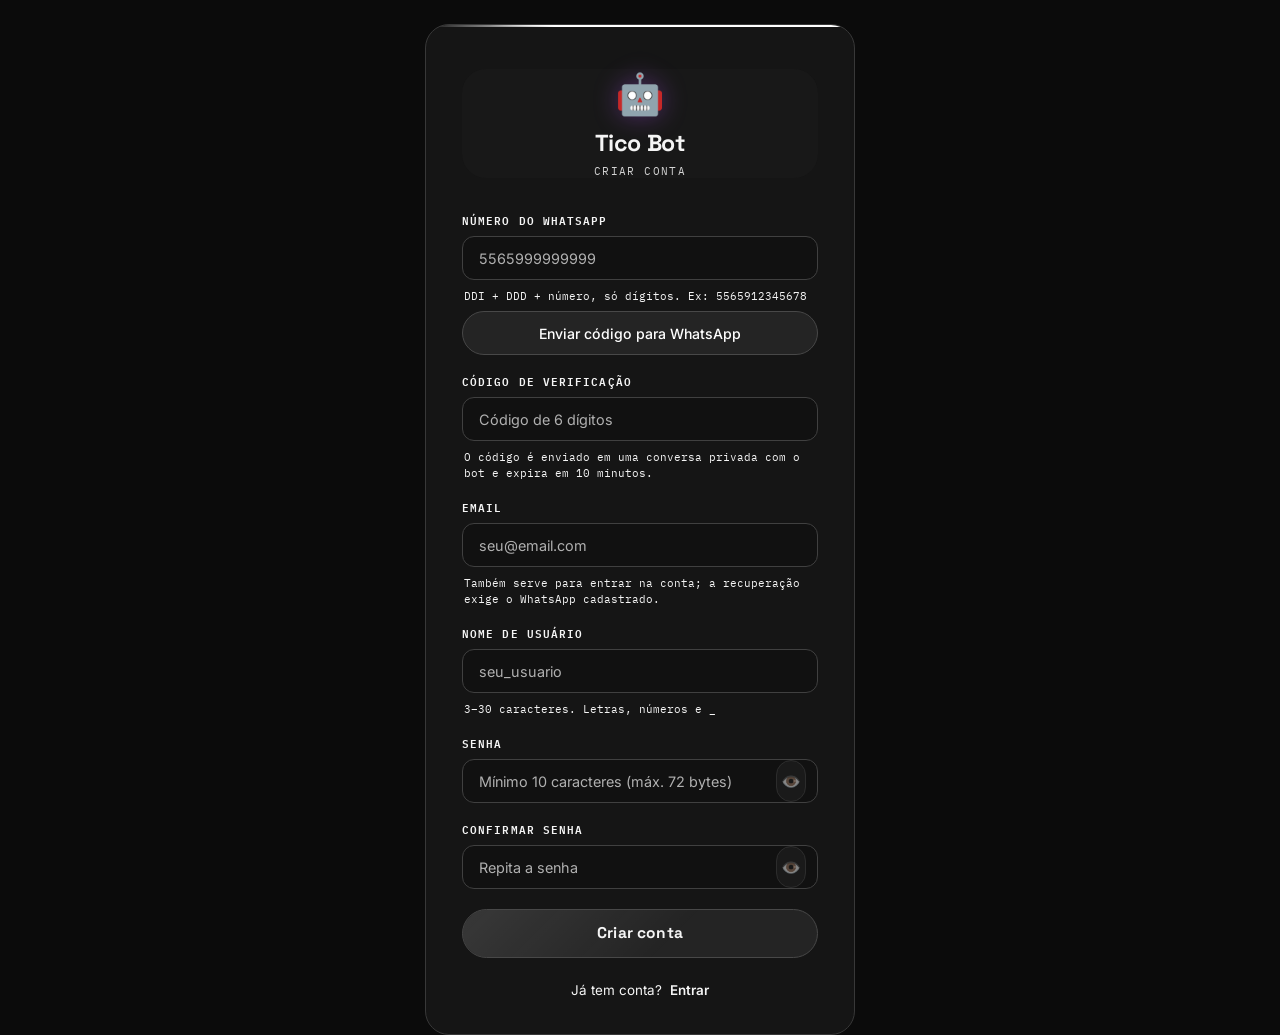
<file: cadastro.html>
<!DOCTYPE html>
<html lang="pt-BR">
<head>
  <meta charset="UTF-8" />
  <meta name="viewport" content="width=device-width, initial-scale=1.0" />
  <link rel="icon" href="favicon.ico" type="image/x-icon" />
  <title>Criar Conta — Tico Bot</title>
  <link rel="stylesheet" href="login.css" />
  <link rel="stylesheet" href="site-enhancements.css" />
</head>
<body>
  <div class="auth-wrapper">
    <div class="auth-card">
      <div class="auth-brand">
        <span class="brand-emoji">🤖</span>
        <h1>Tico Bot</h1>
        <p class="brand-sub">Criar Conta</p>
      </div>

      <form id="cadastroForm" novalidate>
        <div class="field-group">
          <label for="idWhatsApp">Número do WhatsApp</label>
          <input id="idWhatsApp" type="tel" placeholder="5565999999999"
            autocomplete="tel" maxlength="15" required />
          <span class="field-hint">DDI + DDD + número, só dígitos. Ex: 5565912345678</span>
          <button type="button" class="btn-secondary" id="btnEnviarCodigo">Enviar código para WhatsApp</button>
        </div>

        <div class="field-group">
          <label for="codigo">Código de verificação</label>
          <input id="codigo" type="text" placeholder="Código de 6 dígitos"
            autocomplete="one-time-code" inputmode="numeric" pattern="[0-9]{6}" minlength="6" maxlength="6" required />
          <span class="field-hint">O código é enviado em uma conversa privada com o bot e expira em 10 minutos.</span>
        </div>

        <div class="field-group">
          <label for="email">Email</label>
          <input id="email" type="email" placeholder="seu@email.com"
            autocomplete="email" maxlength="254" required />
          <span class="field-hint">Também serve para entrar na conta; a recuperação exige o WhatsApp cadastrado.</span>
        </div>

        <div class="field-group">
          <label for="username">Nome de usuário</label>
          <input id="username" type="text" placeholder="seu_usuario"
            autocomplete="username" maxlength="30" required />
          <span class="field-hint">3–30 caracteres. Letras, números e _</span>
        </div>

        <div class="field-group">
          <label for="password">Senha</label>
          <div class="password-wrap">
            <input id="password" type="password" placeholder="Mínimo 10 caracteres (máx. 72 bytes)"
              autocomplete="new-password" minlength="10" maxlength="72" required />
            <button type="button" class="toggle-pw" aria-label="Mostrar senha" tabindex="-1">👁️</button>
          </div>
        </div>

        <div class="field-group">
          <label for="passwordConfirm">Confirmar senha</label>
          <div class="password-wrap">
            <input id="passwordConfirm" type="password" placeholder="Repita a senha"
              autocomplete="new-password" minlength="10" maxlength="72" required />
            <button type="button" class="toggle-pw2" aria-label="Mostrar senha" tabindex="-1">👁️</button>
          </div>
        </div>

        <div id="cadastroMsg" class="msg hidden"></div>

        <button type="submit" class="btn-primary" id="btnCadastrar">
          <span class="btn-label">Criar conta</span>
          <span class="btn-spinner hidden">⏳</span>
        </button>
      </form>

      <p class="auth-footer">
        Já tem conta? <a href="login.html">Entrar</a>
      </p>
    </div>
  </div>

  <script src="Js/api-config.js"></script>
  <script>
    const API = window.TICO_API_BASE || 'https://tico-bot-6jpn.onrender.com/api';

    const legacyJwt = localStorage.getItem('jwt');
    if (legacyJwt && !sessionStorage.getItem('piro_jwt')) sessionStorage.setItem('piro_jwt', legacyJwt);
    localStorage.removeItem('jwt');
    if (sessionStorage.getItem('piro_jwt')) window.location.replace('perfil.html');

    const form   = document.getElementById('cadastroForm');
    const btnEnviarCodigo = document.getElementById('btnEnviarCodigo');
    const btn    = document.getElementById('btnCadastrar');
    const msgBox = document.getElementById('cadastroMsg');

    document.querySelector('.toggle-pw').addEventListener('click', () => {
      const inp = document.getElementById('password');
      const show = inp.type === 'password';
      inp.type = show ? 'text' : 'password';
      document.querySelector('.toggle-pw').textContent = show ? '🙈' : '👁️';
    });
    document.querySelector('.toggle-pw2').addEventListener('click', () => {
      const inp = document.getElementById('passwordConfirm');
      const show = inp.type === 'password';
      inp.type = show ? 'text' : 'password';
      document.querySelector('.toggle-pw2').textContent = show ? '🙈' : '👁️';
    });

    function setLoading(on) {
      btn.disabled = on;
      btn.querySelector('.btn-label').classList.toggle('hidden', on);
      btn.querySelector('.btn-spinner').classList.toggle('hidden', !on);
    }

    function showMsg(text, tipo = 'error') {
      msgBox.textContent = text;
      msgBox.className = `msg msg--${tipo}`;
    }

    function msgPorStatus(status, serverMsg) {
      if (status === 400) {
        const seguros = ['entre 3 e 30', 'letras, números', 'entre 10 e 128', '72 bytes', 'mínimo 10', 'já está em uso', 'Perfil não encontrado'];
        if (serverMsg && seguros.some(s => serverMsg.includes(s))) return serverMsg;
        return 'Dados inválidos. Verifique os campos e tente novamente.';
      }
      if (status === 404) return 'Número não encontrado. Mande uma mensagem no grupo primeiro.';
      if (status === 429) return serverMsg && serverMsg.includes('3 recriações') ? serverMsg : 'Muitas tentativas. Aguarde alguns minutos.';
      if (status >= 500) return 'Servidor indisponível. Tente novamente mais tarde.';
      return 'Erro ao criar conta.';
    }

    async function enviarCodigo() {
      const rawTel = document.getElementById('idWhatsApp').value;
      const numero = rawTel.replace(/\D/g, '');
      if (!numero || numero.length < 8 || numero.length > 15) {
        showMsg('Número inválido. Informe DDI + DDD + número, somente dígitos.');
        return;
      }

      btnEnviarCodigo.disabled = true;
      btnEnviarCodigo.textContent = 'Enviando…';
      try {
        const res = await fetch(`${API}/auth/otp/enviar`, {
          method: 'POST',
          headers: { 'Content-Type': 'application/json' },
          body: JSON.stringify({ idWhatsApp: `${numero}@s.whatsapp.net` }),
        });
        const data = await res.json().catch(() => ({}));
        if (res.status === 429) {
          showMsg('Muitas solicitações. Aguarde alguns minutos antes de tentar novamente.');
          return;
        }
        if (res.status >= 500) {
          showMsg('Serviço de mensagens indisponível. Tente novamente mais tarde.');
          return;
        }
        if (!res.ok) {
          showMsg(data.error || 'Confira o número informado e tente novamente.');
          return;
        }
        showMsg(data.message || 'Se o número estiver associado a um perfil elegível, você receberá um código no WhatsApp privado.', 'info');
        document.getElementById('codigo').focus();
      } catch {
        showMsg('Não foi possível conectar ao servidor. Confira sua conexão e tente novamente.');
      } finally {
        btnEnviarCodigo.disabled = false;
        btnEnviarCodigo.textContent = 'Enviar código para WhatsApp';
      }
    }

    btnEnviarCodigo.addEventListener('click', enviarCodigo);

    form.addEventListener('submit', async (e) => {
      e.preventDefault();

      const rawTel          = document.getElementById('idWhatsApp').value;
      const idWhatsAppNum   = rawTel.replace(/\D/g, '');
      const email           = document.getElementById('email').value.trim();
      const username        = document.getElementById('username').value.trim();
      const password        = document.getElementById('password').value;
      const passwordConfirm = document.getElementById('passwordConfirm').value;
      const codigo = document.getElementById('codigo').value.trim();

      if (!idWhatsAppNum || idWhatsAppNum.length < 10 || idWhatsAppNum.length > 15) {
        showMsg('Número inválido. Use DDI + DDD + número (só dígitos).');
        return;
      }
      if (!email || !email.includes('@')) {
        showMsg('Digite um email válido.');
        return;
      }
      if (username.length < 3) {
        showMsg('Nome de usuário muito curto (mínimo 3 caracteres).');
        return;
      }
      if (!/^[a-zA-Z0-9_]+$/.test(username)) {
        showMsg('Usuário só pode ter letras, números e _.');
        return;
      }
      if (password.length < 10) {
        showMsg('Senha muito curta (mínimo 10 caracteres).');
        return;
      }
      if (new TextEncoder().encode(password).length > 72) {
        showMsg('A senha deve ter no máximo 72 bytes em UTF-8. Evite palavras muito longas ou emojis.');
        return;
      }
      if (!/^\d{6}$/.test(codigo)) {
        showMsg('Informe o código de verificação de 6 dígitos recebido no WhatsApp privado.');
        return;
      }
      if (password !== passwordConfirm) {
        showMsg('As senhas não conferem.');
        return;
      }

      setLoading(true);
      try {
        const res = await fetch(`${API}/auth/cadastrar`, {
          method: 'POST',
          headers: { 'Content-Type': 'application/json' },
          body: JSON.stringify({
            idWhatsApp: `${idWhatsAppNum}@s.whatsapp.net`,
            email,
            username,
            password,
            codigo,
          }),
        });

        const data = await res.json();

        if (res.status === 409 && data.error?.includes('já possui')) {
          showMsg('Você já tem uma conta. Redirecionando para o login…', 'info');
          setTimeout(() => window.location.replace('login.html'), 2000);
          return;
        }

        if (res.status === 409) {
          if (data.error?.includes('email')) {
            showMsg('Este email já está sendo usado por outra conta.');
          } else {
            showMsg('Este nome de usuário já está em uso. Escolha outro.');
          }
          return;
        }

        if (!res.ok) {
          showMsg(msgPorStatus(res.status, data.error));
          return;
        }

        showMsg('Conta criada! Redirecionando para o login…', 'success');
        setTimeout(() => window.location.replace('login.html'), 2000);

      } catch {
        showMsg('Não foi possível conectar ao servidor. Tente novamente em instantes.');
      } finally {
        setLoading(false);
      }
    });
  </script>
</body>
</html>
</file>
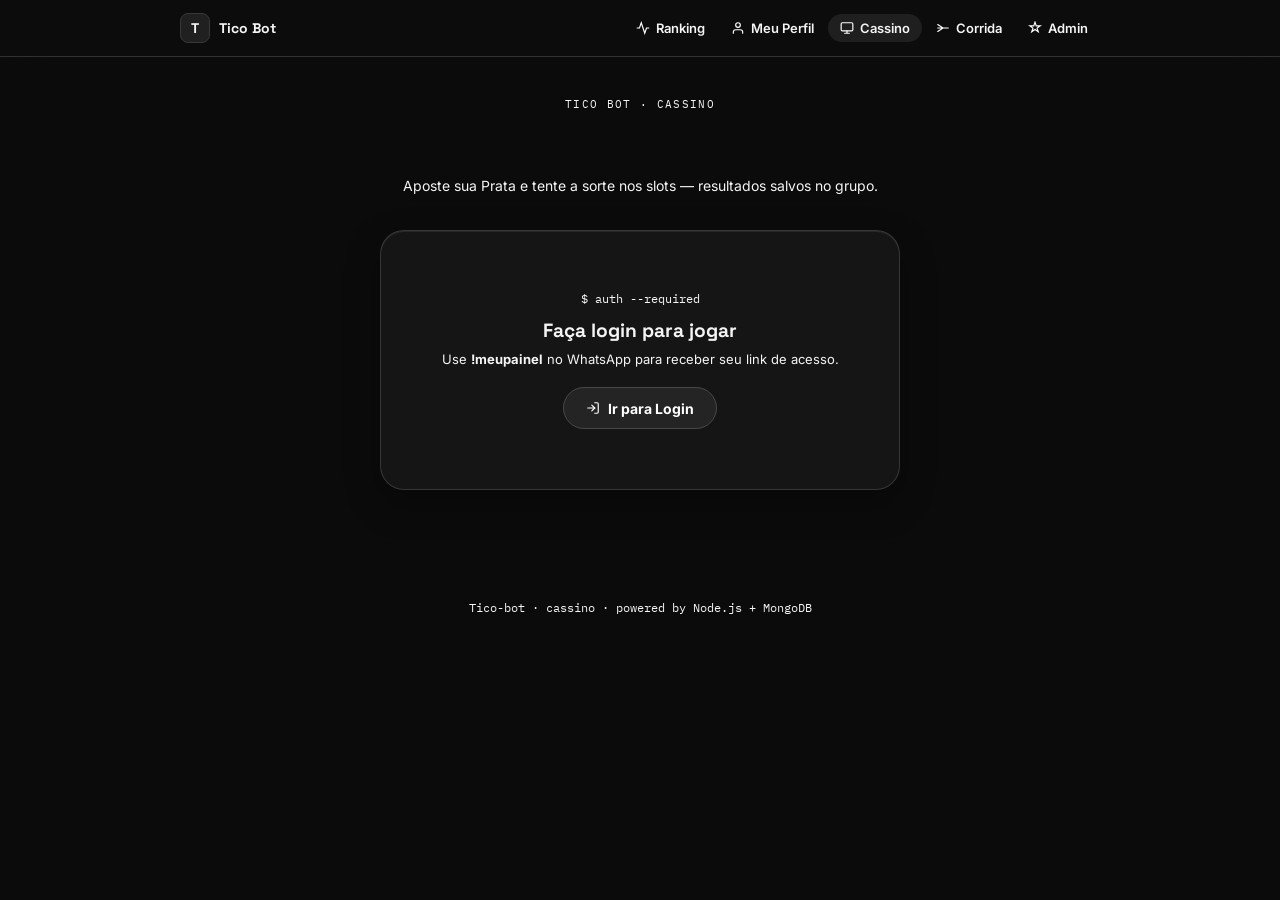
<file: cassino.html>
<!doctype html>
<html lang="pt-BR">
<head>
  <meta charset="UTF-8">
  <meta name="viewport" content="width=device-width, initial-scale=1">
  <link rel="icon" href="favicon.ico" type="image/x-icon" />
  <meta http-equiv="refresh" content="0; url=Jogos/cassino.html">
  <link rel="canonical" href="Jogos/cassino.html">
  <title>Redirecionando para o Cassino — Tico Bot</title>
  <script>window.location.replace('Jogos/cassino.html' + window.location.search + window.location.hash);</script>
</head>
<body>
  <p>O Cassino foi atualizado. <a href="Jogos/cassino.html">Abrir o Cassino</a>.</p>
</body>
</html>
</file>
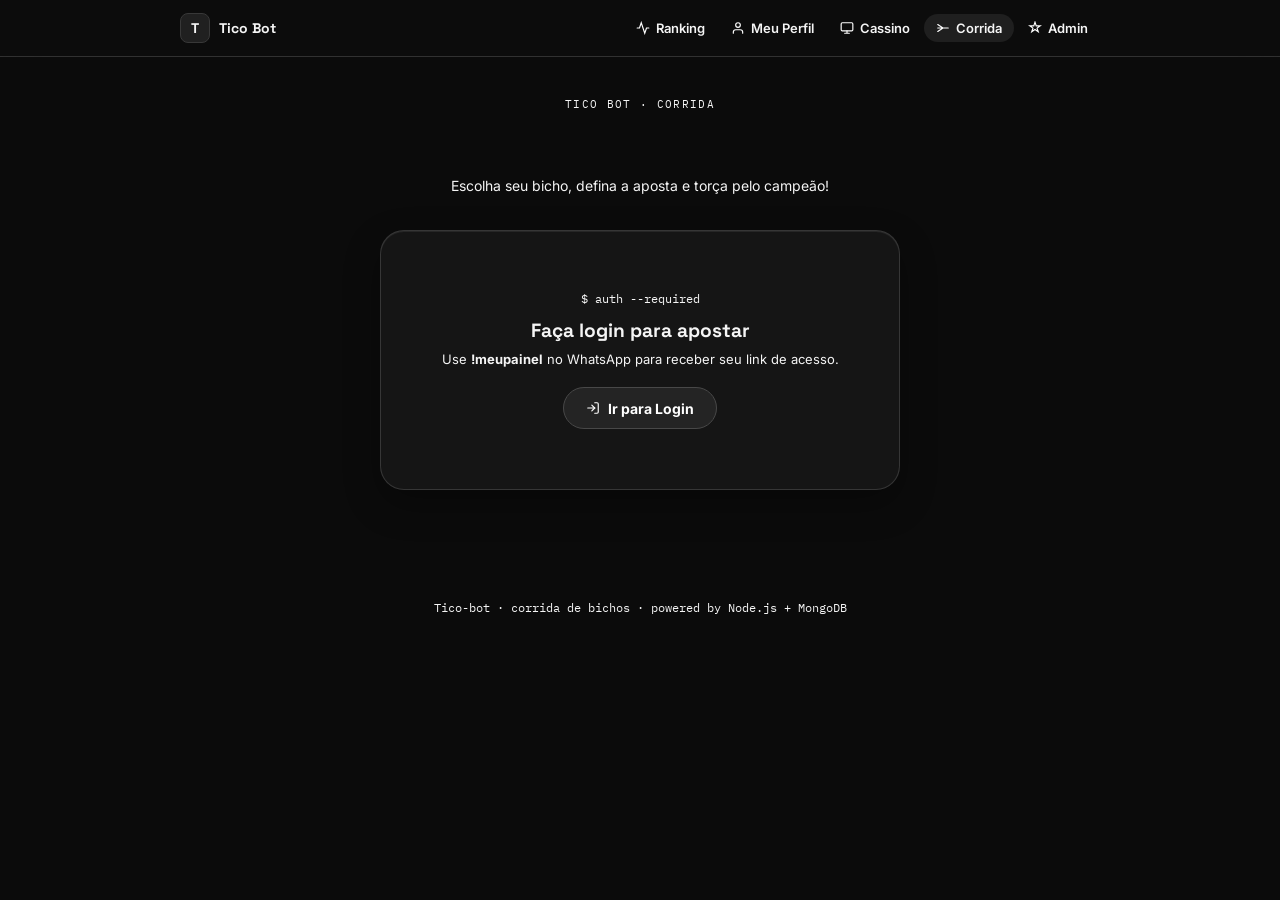
<file: corrida.html>
<!doctype html>
<html lang="pt-BR">
<head>
  <meta charset="UTF-8">
  <meta name="viewport" content="width=device-width, initial-scale=1">
  <link rel="icon" href="favicon.ico" type="image/x-icon" />
  <meta http-equiv="refresh" content="0; url=Jogos/corrida.html">
  <link rel="canonical" href="Jogos/corrida.html">
  <title>Redirecionando para a Corrida — Tico Bot</title>
  <script>window.location.replace('Jogos/corrida.html' + window.location.search + window.location.hash);</script>
</head>
<body>
  <p>A Corrida foi atualizada. <a href="Jogos/corrida.html">Abrir a Corrida de Bichos</a>.</p>
</body>
</html>
</file>
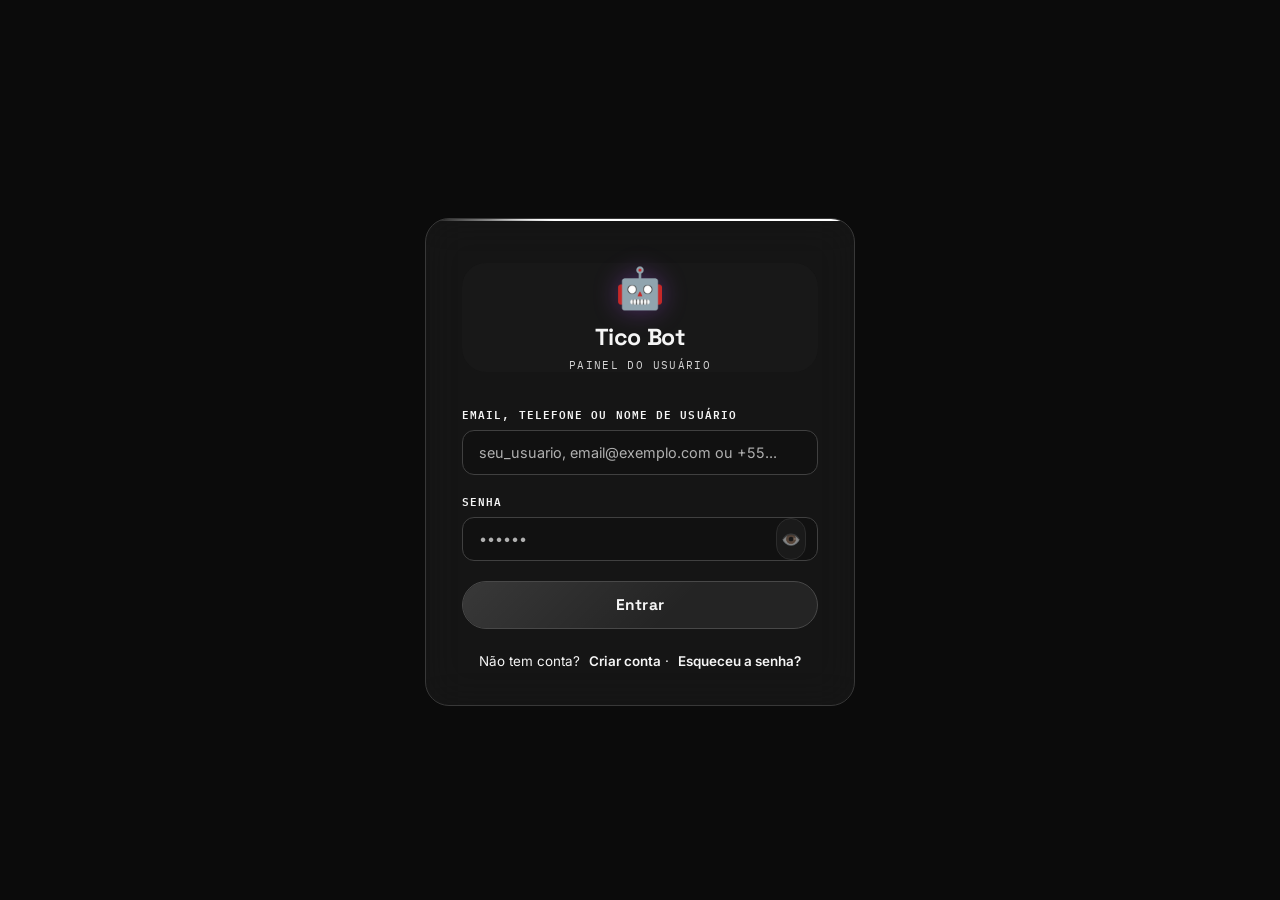
<file: login.html>
<!DOCTYPE html>
<html lang="pt-BR">
<head>
  <meta charset="UTF-8" />
  <meta name="viewport" content="width=device-width, initial-scale=1.0" />
  <link rel="icon" href="favicon.ico" type="image/x-icon" />
  <title>Login — Tico Bot</title>
  <link rel="stylesheet" href="login.css" />
  <link rel="stylesheet" href="site-enhancements.css" />
</head>
<body>
  <div class="auth-wrapper">
    <div class="auth-card">
      <div class="auth-brand">
        <span class="brand-emoji">🤖</span>
        <h1>Tico Bot</h1>
        <p class="brand-sub">Painel do Usuário</p>
      </div>

      <form id="loginForm" novalidate>
        <div class="field-group">
          <label for="identifier">Email, telefone ou nome de usuário</label>
          <input id="identifier" type="text" placeholder="seu_usuario, email@exemplo.com ou +55..."
            autocomplete="username" maxlength="254" inputmode="text" required />
        </div>

        <div class="field-group">
          <label for="password">Senha</label>
          <div class="password-wrap">
            <input id="password" type="password" placeholder="••••••"
              autocomplete="current-password" maxlength="128" required />
            <button type="button" class="toggle-pw" aria-label="Mostrar senha">👁️</button>
          </div>
        </div>

        <div id="loginError" class="msg msg--error hidden"></div>
        <div id="loginInfo" class="msg msg--info hidden"></div>

        <button type="submit" class="btn-primary" id="btnLogin">
          <span class="btn-label">Entrar</span>
          <span class="btn-spinner hidden">⏳</span>
        </button>
      </form>

      <p class="auth-footer">
        Não tem conta? <a href="cadastro.html">Criar conta</a> · <a href="recuperar.html">Esqueceu a senha?</a>
      </p>
    </div>
  </div>

  <script src="Js/api-config.js"></script>
  <script>
    const API = window.TICO_API_BASE || 'https://tico-bot-6jpn.onrender.com/api';

    const legacyJwt = localStorage.getItem('jwt');
    if (legacyJwt && !sessionStorage.getItem('piro_jwt')) {
      sessionStorage.setItem('piro_jwt', legacyJwt);
    }
    localStorage.removeItem('jwt');
    if (sessionStorage.getItem('piro_jwt')) window.location.replace('perfil.html');

    const form     = document.getElementById('loginForm');
    const btnLogin = document.getElementById('btnLogin');
    const errBox   = document.getElementById('loginError');
    const infoBox  = document.getElementById('loginInfo');
    const pwInput  = document.getElementById('password');
    const togglePw = document.querySelector('.toggle-pw');

    togglePw.addEventListener('click', () => {
      const show = pwInput.type === 'password';
      pwInput.type = show ? 'text' : 'password';
      togglePw.textContent = show ? '🙈' : '👁️';
      togglePw.setAttribute('aria-label', show ? 'Ocultar senha' : 'Mostrar senha');
    });

    let cooldownAt = 0;

    function setLoading(on) {
      btnLogin.disabled = on;
      btnLogin.querySelector('.btn-label').classList.toggle('hidden', on);
      btnLogin.querySelector('.btn-spinner').classList.toggle('hidden', !on);
    }

    function showError(msg) {
      errBox.textContent = msg;
      errBox.classList.remove('hidden');
      infoBox.classList.add('hidden');
    }

    function showInfo(msg) {
      infoBox.textContent = msg;
      infoBox.classList.remove('hidden');
      errBox.classList.add('hidden');
    }

    function clearMsgs() {
      errBox.classList.add('hidden');
      infoBox.classList.add('hidden');
    }

    function msgPorStatus(status) {
      if (status === 401) return 'Email, telefone, nome de usuário ou senha incorretos.';
      if (status === 429) return 'Muitas tentativas. Aguarde alguns minutos.';
      if (status >= 500) return 'Servidor indisponível. Tente novamente mais tarde.';
      return 'Erro ao fazer login.';
    }

    // Fetch com retry automático e aviso de "servidor acordando"
    async function fetchComRetry(url, opts, tentativas = 2) {
      for (let i = 0; i < tentativas; i++) {
        try {
          if (i === 1) showInfo('⏳ Servidor acordando, aguarde...');
          const res = await fetch(url, opts);
          return res;
        } catch (e) {
          if (i === tentativas - 1) throw e;
          await new Promise(r => setTimeout(r, 4000));
        }
      }
    }

    form.addEventListener('submit', async (e) => {
      e.preventDefault();
      clearMsgs();

      if (Date.now() < cooldownAt) {
        const seg = Math.ceil((cooldownAt - Date.now()) / 1000);
        showError(`Aguarde ${seg}s antes de tentar novamente.`);
        return;
      }

      const identifier = document.getElementById('identifier').value.trim();
      const password = document.getElementById('password').value;

      if (!identifier || !password) {
        showError('Preencha email, telefone ou nome de usuário e senha.');
        return;
      }

      setLoading(true);
      try {
        const res = await fetchComRetry(`${API}/auth/login`, {
          method: 'POST',
          headers: { 'Content-Type': 'application/json' },
          body: JSON.stringify({ identifier, password }),
        });

        const data = await res.json();

        if (!res.ok) {
          cooldownAt = Date.now() + (res.status === 429 ? 10_000 : 3_000);
          showError(msgPorStatus(res.status));
          return;
        }

        if (typeof data.jwt !== 'string' || !data.jwt) {
          showError('O servidor não retornou uma sessão válida. Tente novamente.');
          return;
        }

        sessionStorage.setItem('piro_jwt', data.jwt);
        localStorage.removeItem('jwt');
        window.location.replace('perfil.html');
      } catch {
        showError('Não foi possível conectar ao servidor. Tente novamente em instantes.');
      } finally {
        setLoading(false);
      }
    });
  </script>
</body>
</html>
</file>
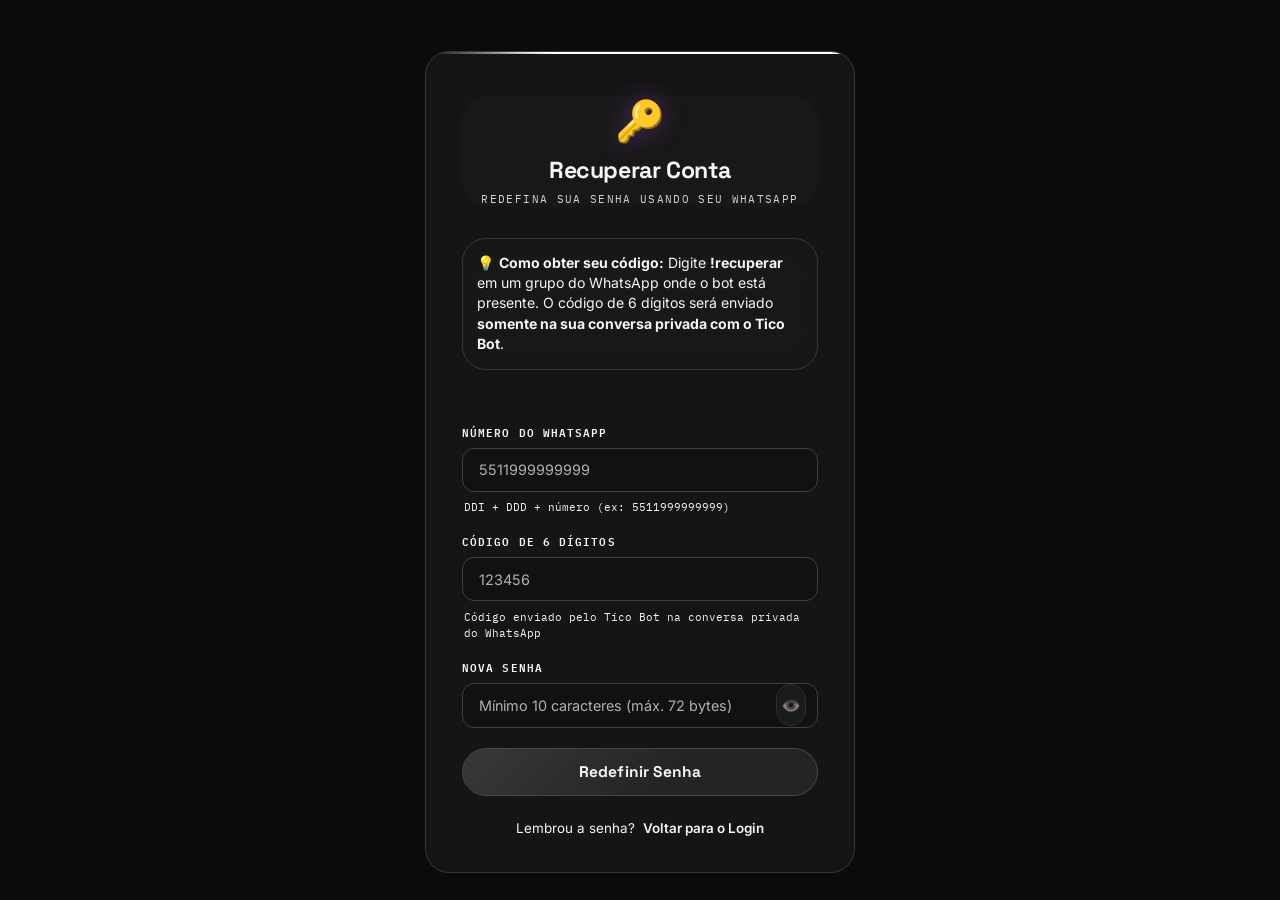
<file: recuperar.html>
<!DOCTYPE html>
<html lang="pt-BR">
<head>
  <meta charset="UTF-8" />
  <meta name="viewport" content="width=device-width, initial-scale=1.0" />
  <link rel="icon" href="favicon.ico" type="image/x-icon" />
  <title>Recuperar Conta — Tico Bot</title>
  <link rel="stylesheet" href="login.css" />
  <style>
    .help-banner {
      background: rgba(45, 226, 255, 0.08);
      border: 1px solid rgba(45, 226, 255, 0.2);
      border-radius: 12px;
      padding: 14px;
      margin-bottom: 20px;
      font-size: 0.88rem;
      color: #b0e8ff;
      line-height: 1.45;
    }
    .help-banner strong {
      color: #2de2ff;
    }
  </style>
  <link rel="stylesheet" href="site-enhancements.css" />
</head>
<body>
  <div class="auth-wrapper">
    <div class="auth-card">
      <div class="auth-brand">
        <span class="brand-emoji">🔑</span>
        <h1>Recuperar Conta</h1>
        <p class="brand-sub">Redefina sua senha usando seu WhatsApp</p>
      </div>

      <div class="help-banner">
        💡 <strong>Como obter seu código:</strong> Digite <strong>!recuperar</strong> em um grupo do WhatsApp onde o bot está presente. O código de 6 dígitos será enviado <strong>somente na sua conversa privada com o Tico Bot</strong>.
      </div>

      <form id="recuperarForm" novalidate>
        <div class="field-group">
          <label for="idWhatsApp">Número do WhatsApp</label>
          <input id="idWhatsApp" type="tel" placeholder="5511999999999"
            autocomplete="tel" maxlength="15" required />
          <span class="field-hint">DDI + DDD + número (ex: 5511999999999)</span>
        </div>

        <div class="field-group">
          <label for="codigo">Código de 6 dígitos</label>
          <input id="codigo" type="text" placeholder="123456"
            inputmode="numeric" pattern="[0-9]{6}" minlength="6" maxlength="6" autocomplete="one-time-code" required />
          <span class="field-hint">Código enviado pelo Tico Bot na conversa privada do WhatsApp</span>
        </div>

        <div class="field-group">
          <label for="novaSenha">Nova Senha</label>
          <div class="password-wrap">
            <input id="novaSenha" type="password" placeholder="Mínimo 10 caracteres (máx. 72 bytes)"
              autocomplete="new-password" minlength="10" maxlength="72" required />
            <button type="button" class="toggle-pw" aria-label="Mostrar senha" tabindex="-1">👁️</button>
          </div>
        </div>

        <div id="recuperarMsg" class="msg hidden"></div>

        <button type="submit" class="btn-primary" id="btnRecuperar">
          <span class="btn-label">Redefinir Senha</span>
          <span class="btn-spinner hidden">⏳</span>
        </button>
      </form>

      <p class="auth-footer">
        Lembrou a senha? <a href="login.html">Voltar para o Login</a>
      </p>
    </div>
  </div>

  <script src="Js/api-config.js"></script>
  <script>
    const API = window.TICO_API_BASE || 'https://tico-bot-6jpn.onrender.com/api';

    const form   = document.getElementById('recuperarForm');
    const btn    = document.getElementById('btnRecuperar');
    const msgBox = document.getElementById('recuperarMsg');

    document.querySelector('.toggle-pw').addEventListener('click', () => {
      const inp = document.getElementById('novaSenha');
      const show = inp.type === 'password';
      inp.type = show ? 'text' : 'password';
      document.querySelector('.toggle-pw').textContent = show ? '🙈' : '👁️';
    });

    function setLoading(on) {
      btn.disabled = on;
      btn.querySelector('.btn-label').classList.toggle('hidden', on);
      btn.querySelector('.btn-spinner').classList.toggle('hidden', !on);
    }

    function showMsg(text, isError = true) {
      msgBox.textContent = text;
      msgBox.className = `msg ${isError ? 'msg--error' : 'msg--info'}`;
      msgBox.classList.remove('hidden');
    }

    form.addEventListener('submit', async (e) => {
      e.preventDefault();
      msgBox.classList.add('hidden');

      const idWhatsApp = document.getElementById('idWhatsApp').value.trim();
      const codigo     = document.getElementById('codigo').value.trim();
      const novaSenha  = document.getElementById('novaSenha').value;

      if (!idWhatsApp || !codigo || !novaSenha) {
        showMsg('Preencha todos os campos.');
        return;
      }

      if (!/^\d{6}$/.test(codigo)) {
        showMsg('Informe o código de 6 dígitos recebido na conversa privada do Tico Bot.');
        return;
      }

      if (novaSenha.length < 10 || novaSenha.length > 128) {
        showMsg('A nova senha deve ter pelo menos 10 caracteres.');
        return;
      }
      if (new TextEncoder().encode(novaSenha).length > 72) {
        showMsg('A nova senha deve ter no máximo 72 bytes em UTF-8. Evite palavras muito longas ou emojis.');
        return;
      }

      setLoading(true);
      try {
        const res = await fetch(`${API}/auth/recuperar`, {
          method: 'POST',
          headers: { 'Content-Type': 'application/json' },
          body: JSON.stringify({ idWhatsApp, codigo, novaSenha }),
        });

        const data = await res.json();

        if (!res.ok) {
          showMsg(data.error || 'Erro ao redefinir senha.');
          return;
        }

        showMsg('✅ ' + (data.message || 'Senha redefinida com sucesso! Redirecionando...'), false);
        setTimeout(() => {
          window.location.replace('login.html');
        }, 2000);

      } catch {
        showMsg('Não foi possível conectar ao servidor. Tente novamente em instantes.');
      } finally {
        setLoading(false);
      }
    });
  </script>
</body>
</html>
</file>
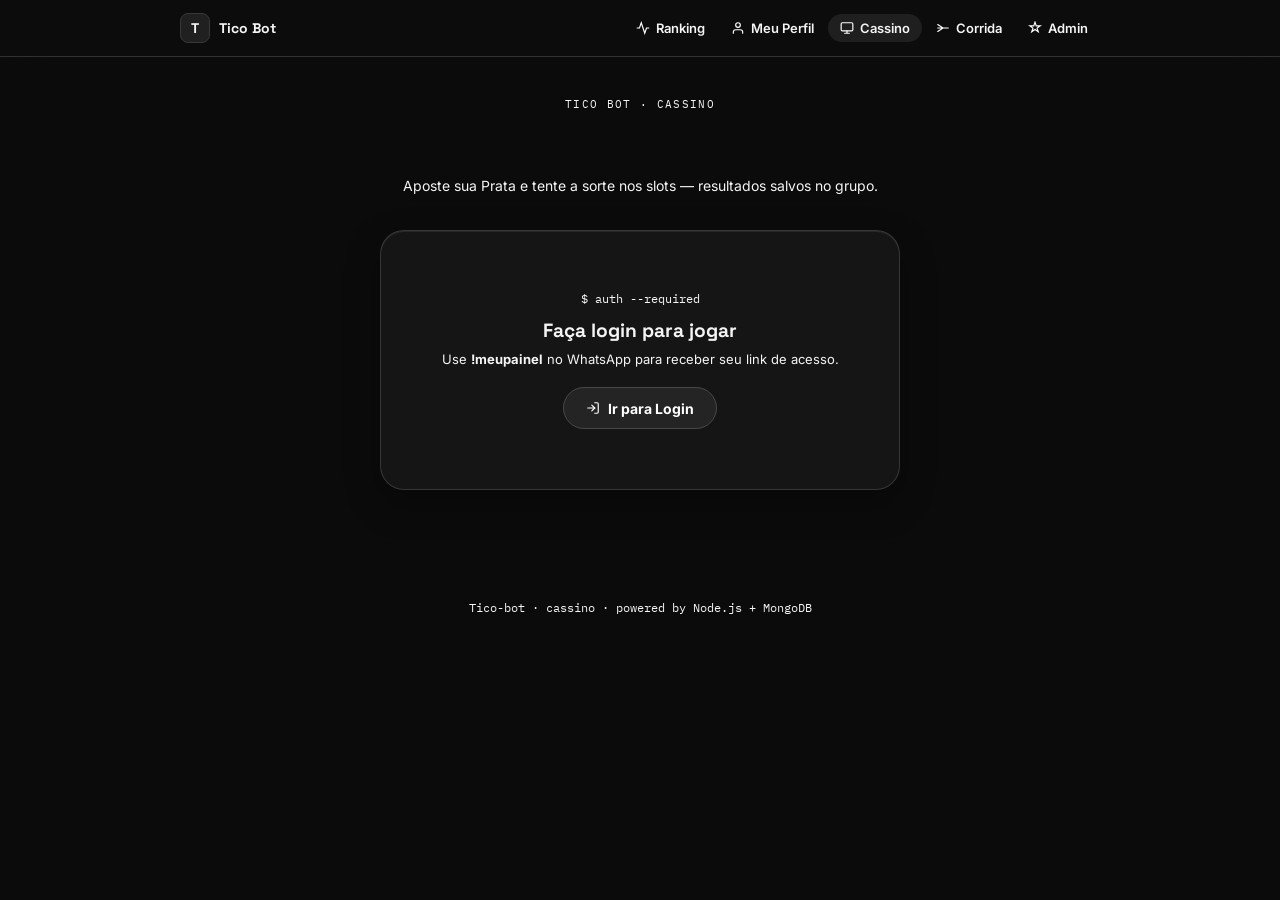
<file: Jogos/cassino.html>
<!DOCTYPE html>
<html lang="pt-BR">
<head>
  <meta charset="UTF-8" />
  <meta name="viewport" content="width=device-width, initial-scale=1.0" />
  <link rel="icon" href="../favicon.ico" type="image/x-icon" />
  <title>Cassino — Tico Bot</title>
  <link rel="preconnect" href="https://fonts.googleapis.com" />
  <link rel="preconnect" href="https://fonts.gstatic.com" crossorigin />
  <link href="https://fonts.googleapis.com/css2?family=Space+Grotesk:wght@500;600;700&family=Inter:wght@400;500;600&family=IBM+Plex+Mono:wght@500;600&display=swap" rel="stylesheet" />
  <link rel="stylesheet" href="../index.css" />
  <link rel="stylesheet" href="cassino.css" />
  <link rel="stylesheet" href="../site-enhancements.css" />
  <link rel="stylesheet" href="jogos-theme.css" />
</head>

<body>

<!-- ══════════ NAV ══════════ -->
<nav class="top-nav">
  <div class="nav-inner">
    <a href="../index.html" class="nav-brand">
      <div class="nav-brand-mark">T</div>
      <span class="nav-brand-name">Tico Bot</span>
    </a>
    <ul class="nav-links">
      <li>
        <a href="../index.html">
          <svg viewBox="0 0 24 24" fill="none" stroke="currentColor" stroke-width="2" stroke-linecap="round"><polyline points="22 12 18 12 15 21 9 3 6 12 2 12"/></svg>
          <span>Ranking</span>
        </a>
      </li>
      <li>
        <a href="../perfil.html">
          <svg viewBox="0 0 24 24" fill="none" stroke="currentColor" stroke-width="2" stroke-linecap="round"><path d="M20 21v-2a4 4 0 0 0-4-4H8a4 4 0 0 0-4 4v2"/><circle cx="12" cy="7" r="4"/></svg>
          <span>Meu Perfil</span>
        </a>
      </li>
      <li>
        <a href="cassino.html" class="active" id="nav-cassino">
          <svg viewBox="0 0 24 24" fill="none" stroke="currentColor" stroke-width="2" stroke-linecap="round"><rect x="2" y="3" width="20" height="14" rx="2"/><path d="M8 21h8M12 17v4"/></svg>
          <span>Cassino</span>
        </a>
      </li>
      <li>
        <a href="corrida.html">
          <svg viewBox="0 0 24 24" fill="none" stroke="currentColor" stroke-width="2" stroke-linecap="round"><path d="M3 12h18M3 6l9 6-9 6"/></svg>
          <span>Corrida</span>
        </a>
      </li>
      <li>
        <a href="../admin.html">
          <svg viewBox="0 0 24 24" fill="none" stroke="currentColor" stroke-width="2" stroke-linecap="round"><path d="M12 2l2.09 6.26H21l-5.47 3.97 2.09 6.26L12 14.52l-5.62 3.97 2.09-6.26L3 8.26h6.91z"/></svg>
          <span>Admin</span>
        </a>
      </li>
      
    </ul>
  </div>
</nav>

<!-- ══════════ HERO ══════════ -->
<section class="hero">
  <p class="hero-eyebrow">Tico Bot · Cassino</p>
  <h1 class="hero-title">Cassino 🎰</h1>
  <p class="hero-sub">Aposte sua Prata e tente a sorte nos slots — resultados salvos no grupo.</p>
</section>

<!-- ══════════ MAIN ══════════ -->
<div class="cassino-wrap">

  <!-- LOGIN GATE (visível quando não logado) -->
  <div class="login-gate" id="login-gate">
    <span class="glyph">$ auth --required</span>
    <h3>Faça login para jogar</h3>
    <p>Use <strong>!meupainel</strong> no WhatsApp para receber seu link de acesso.</p>
    <a href="../perfil.html" class="btn-primary">
      <svg width="14" height="14" viewBox="0 0 24 24" fill="none" stroke="currentColor" stroke-width="2" stroke-linecap="round"><path d="M15 3h4a2 2 0 0 1 2 2v14a2 2 0 0 1-2 2h-4"/><polyline points="10 17 15 12 10 7"/><line x1="15" y1="12" x2="3" y2="12"/></svg>
      Ir para Login
    </a>
  </div>

  <!-- ÁREA DO CASSINO (visível quando logado) -->
  <div id="cassino-area" style="display:none">

    <!-- Seletor de grupo + saldo -->
    <div class="group-selector-card">
      <label for="grupo-select">Jogar no grupo</label>
      <div class="group-select-wrap">
        <select id="grupo-select">
          <option value="">Carregando seus grupos…</option>
        </select>
      </div>
      <div class="saldo-chip" id="saldo-chip" style="display:none">
        <span>💰 Saldo disponível</span>
        <strong id="saldo-val">— Prata</strong>
      </div>
    </div>

    <!-- Slot Machine -->
    <div class="slot-machine" id="slot-machine" style="display:none">
      <div class="slot-title">🎰 Cassino Tico</div>

      <!-- Rolos -->
      <div class="reels-wrap" id="reels-wrap">
        <div class="reels" id="reels">
          <div class="reel" id="reel-0">
            <div class="reel-inner" id="reel-inner-0">
              <div class="reel-symbol">🎲</div>
            </div>
          </div>
          <div class="reel" id="reel-1">
            <div class="reel-inner" id="reel-inner-1">
              <div class="reel-symbol">🎲</div>
            </div>
          </div>
          <div class="reel" id="reel-2">
            <div class="reel-inner" id="reel-inner-2">
              <div class="reel-symbol">🎲</div>
            </div>
          </div>
        </div>
        <div class="result-line"></div>
      </div>

      <!-- Status -->
      <div class="slot-status" id="slot-status">Escolha um grupo e aposte para jogar</div>

      <!-- Resultado -->
      <div class="slot-result" id="slot-result">
        <div class="slot-result-title" id="result-title"></div>
        <div class="slot-result-grid">
          <div class="slot-result-item">
            <span>Aposta</span>
            <strong id="result-aposta">—</strong>
          </div>
          <div class="slot-result-item gold-val">
            <span>Multiplicador</span>
            <strong id="result-mult">—</strong>
          </div>
          <div class="slot-result-item mint-val" id="result-premio-wrap">
            <span>Prêmio</span>
            <strong id="result-premio">—</strong>
          </div>
          <div class="slot-result-item gold-val">
            <span>Novo Saldo</span>
            <strong id="result-saldo">—</strong>
          </div>
        </div>
      </div>

      <!-- Input de aposta -->
      <div class="aposta-row">
        <div class="aposta-input-wrap">
          <input
            type="number"
            id="aposta-input"
            placeholder="Valor da aposta…"
            min="10"
            max="100000"
            step="1"
            inputmode="numeric"
          />
        </div>
        <button class="btn-spin" id="btn-spin" disabled>
          🎰 Girar
        </button>
      </div>

      <!-- Contador de sessão -->
      <div class="session-stats" id="session-stats" style="display:none">
        <div class="session-stat" id="stat-rodadas">
          <span>Rodadas</span>
          <strong id="stat-rodadas-val">0</strong>
        </div>
        <div class="session-stat pos" id="stat-ganhos">
          <span>Ganhos</span>
          <strong id="stat-ganhos-val">0 Prata</strong>
        </div>
        <div class="session-stat neg" id="stat-perdas">
          <span>Perdas</span>
          <strong id="stat-perdas-val">0 Prata</strong>
        </div>
      </div>

      <!-- Chips de aposta rápida -->
      <div class="quick-bets">
        <button class="quick-bet" data-val="50">50</button>
        <button class="quick-bet" data-val="100">100</button>
        <button class="quick-bet" data-val="500">500</button>
        <button class="quick-bet" data-val="1000">1k</button>
        <button class="quick-bet" data-val="5000">5k</button>
        <button class="quick-bet" data-val="max">MAX</button>
        <button class="quick-bet repeat-bet" id="btn-repeat" data-val="repeat" style="display:none">🔁 Repetir</button>
      </div>
    </div>

    <!-- Tabela de prêmios: fechada por padrão e controlada pelo botão abaixo. -->
    <button
      type="button"
      class="game-table-toggle"
      id="btn-toggle-paytable"
      aria-controls="paytable"
      aria-expanded="false"
    >
      🏆 Mostrar tabela de prêmios ▼
    </button>
    <div class="paytable-card" id="paytable" style="display:none">
      <div class="paytable-title">Tabela de Prêmios</div>
      <div id="paytable-rows"></div>
    </div>

    <!-- Histórico da sessão -->
    <div class="history-card" id="history-card" style="display:none">
      <div class="history-title">Histórico da Sessão</div>
      <div class="history-list" id="history-list">
        <div class="history-empty">Nenhuma rodada ainda.</div>
      </div>
    </div>

  </div><!-- /cassino-area -->

</div><!-- /cassino-wrap -->

<canvas id="confete-canvas"></canvas>
<div id="toast"></div>

<footer>Tico-bot · cassino · powered by Node.js + MongoDB</footer>

<script src="../Js/api-config.js"></script>
<script>
const API = window.TICO_API_BASE || 'https://tico-bot-6jpn.onrender.com/api';

/* ══════════════════════════════════════════════════════
   UTILS
══════════════════════════════════════════════════════ */
function $(id) { return document.getElementById(id); }

let toastTimer;
function showToast(msg, tipo = 'normal') {
  const t = $('toast');
  if (!t) return;
  t.textContent = msg;
  t.style.borderColor = tipo === 'win' ? 'var(--mint)' : tipo === 'lose' ? 'var(--red)' : 'var(--purple)';
  t.classList.add('show');
  clearTimeout(toastTimer);
  toastTimer = setTimeout(() => t.classList.remove('show'), 2800);
}

function fmtNum(n) {
  const value = Number(n);
  return Number.isFinite(value) ? Math.trunc(value).toLocaleString('pt-BR') : '—';
}

function escapeHtml(value) {
  return String(value ?? '')
    .replace(/&/g, '&amp;')
    .replace(/</g, '&lt;')
    .replace(/>/g, '&gt;')
    .replaceAll(String.fromCharCode(34), '&quot;')
    .replaceAll(String.fromCharCode(39), '&#39;');
}

function getJwt() {
  const atual = sessionStorage.getItem('piro_jwt');
  if (atual) return atual;
  const legado = localStorage.getItem('jwt');
  if (legado) {
    sessionStorage.setItem('piro_jwt', legado);
    localStorage.removeItem('jwt');
    return legado;
  }
  return null;
}

function prepararRequestId(jogo, payload) {
  const key = 'tico-game-request-' + jogo;
  const assinatura = JSON.stringify(payload);
  let pendente = null;
  try { pendente = JSON.parse(sessionStorage.getItem(key) || 'null'); } catch {}
  if (pendente?.requestId) {
    return pendente.assinatura === assinatura ? pendente.requestId : null;
  }
  if (!globalThis.crypto?.randomUUID) return null;
  const requestId = crypto.randomUUID();
  try {
    sessionStorage.setItem(key, JSON.stringify({ requestId, assinatura }));
    const salvo = JSON.parse(sessionStorage.getItem(key) || 'null');
    if (salvo?.requestId !== requestId || salvo?.assinatura !== assinatura) return null;
  } catch {
    return null;
  }
  return requestId;
}

function limparRequestId(jogo, requestId) {
  const key = 'tico-game-request-' + jogo;
  try {
    const pendente = JSON.parse(sessionStorage.getItem(key) || 'null');
    if (pendente?.requestId === requestId) sessionStorage.removeItem(key);
  } catch {}
}

async function liberarRodadaAposErro(jogo, requestId) {
  try {
    const jwt = getJwt();
    if (!jwt) throw new Error('Sessão ausente.');
    const statusResponse = await fetch(`${API}/games/request/${encodeURIComponent(requestId)}`, {
      headers: { Authorization: `Bearer ${jwt}` }
    });
    const statusRodada = await statusResponse.json();
    if (!statusResponse.ok || statusRodada.status !== 'completed' || statusRodada.httpStatus !== 500) {
      throw new Error('O servidor ainda não confirmou que a rodada foi encerrada. Ela continua bloqueada para evitar uma cobrança duplicada.');
    }

    const response = await fetch(`${API}/games/wallet/${encodeURIComponent(grupoAtual)}`, {
      headers: { Authorization: `Bearer ${jwt}` }
    });
    const data = await response.json();
    if (!response.ok || data.idGrupo !== grupoAtual) {
      throw new Error(data?.error || 'Não foi possível atualizar o saldo.');
    }
    const saldo = Number(data.gold);
    if (!Number.isFinite(saldo) || saldo < 0) throw new Error('Saldo retornado é inválido.');

    saldoAtual = Math.trunc(saldo);
    const sel = $('grupo-select');
    const opt = sel?.options?.[sel.selectedIndex];
    if (opt) {
      opt.dataset.gold = String(saldoAtual);
      const nomeGrupo = opt.text.split(' — ')[0] || grupoAtual;
      opt.text = `${nomeGrupo} — ${fmtNum(saldoAtual)} 💰`;
    }
    const saldoEl = $('saldo-val');
    if (saldoEl) saldoEl.textContent = fmtNum(saldoAtual) + ' Prata';

    const liberar = window.confirm(
      `A rodada anterior retornou erro. Atualizei o saldo do grupo para ${fmtNum(saldoAtual)} Prata. Confira o saldo e o histórico antes de continuar. Deseja liberar uma nova aposta?`
    );
    if (liberar) {
      limparRequestId(jogo, requestId);
      validarAposta();
      showToast('Saldo atualizado. Nova rodada liberada.');
    } else {
      showToast('A rodada anterior continua bloqueada para evitar cobrança duplicada.', 'lose');
    }
  } catch (error) {
    console.error('[Jogo] Não foi possível confirmar o saldo após erro:', error);
    showToast('Não consegui confirmar o saldo. A rodada continua bloqueada por segurança; tente novamente quando a conexão voltar.', 'lose');
  }
}


const SIMBOLOS = [
  { emoji: '💎', tres: 50, dois: 5   },
  { emoji: '7️⃣',  tres: 25, dois: 3   },
  { emoji: '🔔', tres: 15, dois: 2   },
  { emoji: '🍇', tres: 10, dois: 1.5 },
  { emoji: '🍉', tres: 8,  dois: 1.5 },
  { emoji: '🍋', tres: 6,  dois: 1.2 },
  { emoji: '🍒', tres: 4,  dois: 1.2 },
];

const RARIDADE = {
  '💎': { tres: { label: 'lendário', cls: 'rarity-lendario' }, dois: { label: 'épico',  cls: 'rarity-epico'  } },
  '7️⃣':  { tres: { label: 'épico',   cls: 'rarity-epico'   }, dois: { label: 'raro',   cls: 'rarity-raro'   } },
  '🔔': { tres: { label: 'raro',    cls: 'rarity-raro'    }, dois: { label: 'raro',   cls: 'rarity-raro'   } },
  '🍇': { tres: { label: 'incomum', cls: 'rarity-incomum' }, dois: { label: 'comum',  cls: 'rarity-comum'  } },
  '🍉': { tres: { label: 'incomum', cls: 'rarity-incomum' }, dois: { label: 'comum',  cls: 'rarity-comum'  } },
  '🍋': { tres: { label: 'comum',   cls: 'rarity-comum'   }, dois: { label: 'comum',  cls: 'rarity-comum'  } },
  '🍒': { tres: { label: 'comum',   cls: 'rarity-comum'   }, dois: { label: 'comum',  cls: 'rarity-comum'  } },
};

function setPaytableVisibility(visible) {
  const paytable = $('paytable');
  const toggle = $('btn-toggle-paytable');
  if (!paytable || !toggle) return;

  paytable.style.display = visible ? 'block' : 'none';
  toggle.setAttribute('aria-expanded', String(visible));
  toggle.textContent = visible
    ? 'Ocultar tabela de prêmios ▲'
    : '🏆 Mostrar tabela de prêmios ▼';
}

function buildPaytable() {
  const wrap = $('paytable-rows');
  if (!wrap) return;
  wrap.innerHTML = SIMBOLOS.map(s => {
    const rTres = RARIDADE[s.emoji]?.tres ?? { label: 'comum', cls: 'rarity-comum' };
    const rDois = RARIDADE[s.emoji]?.dois ?? { label: 'comum', cls: 'rarity-comum' };
    const isJackpot = s.tres >= 15;
    return `
      <div class="paytable-row${isJackpot ? ' jackpot-row' : ''}">
        <span class="paytable-symbols">${s.emoji}${s.emoji}${s.emoji}</span>
        <span class="paytable-mult">
          <span class="rarity-badge ${rTres.cls}">${rTres.label}</span>
          <strong>${s.tres}x</strong>
        </span>
      </div>
      <div class="paytable-row">
        <span class="paytable-symbols">${s.emoji}${s.emoji}✦</span>
        <span class="paytable-mult">
          <span class="rarity-badge ${rDois.cls}">${rDois.label}</span>
          <strong>${s.dois}x</strong>
        </span>
      </div>
    `;
  }).join('');
}

/* ══════════════════════════════════════════════════════
   ESTADO
══════════════════════════════════════════════════════ */
let saldoAtual   = 0;
let grupoAtual   = null;
let spinning     = false;
let sessionHistory = [];

let ultimaAposta  = null;
let sessaoRodadas = 0;
let sessaoGanhos  = 0;
let sessaoPerdas  = 0;

function atualizarSessao(lucroLiq, aposta) {
  sessaoRodadas++;
  if (lucroLiq > 0) sessaoGanhos += lucroLiq;
  else              sessaoPerdas += aposta;

  $('session-stats').style.display = 'grid';
  $('stat-rodadas-val').textContent = sessaoRodadas;
  $('stat-ganhos-val').textContent  = fmtNum(sessaoGanhos) + ' Prata';
  $('stat-perdas-val').textContent  = fmtNum(sessaoPerdas) + ' Prata';

  ultimaAposta = aposta;
  const btnRepeat = $('btn-repeat');
  if (btnRepeat) {
    btnRepeat.style.display = 'inline-flex';
    btnRepeat.dataset.val   = 'repeat';
    btnRepeat.textContent   = `🔁 ${fmtNum(aposta)}`;
  }
}

/* ══════════════════════════════════════════════════════
   AUTH
══════════════════════════════════════════════════════ */
function checkAuth() {
  const jwt = getJwt();

  if (!jwt) {
    $('login-gate').style.display   = 'block';
    $('cassino-area').style.display = 'none';
    return false;
  }
  $('login-gate').style.display   = 'none';
  $('cassino-area').style.display = 'block';
  return true;
}

/* ══════════════════════════════════════════════════════
   CARREGAR GRUPOS DO USUÁRIO
══════════════════════════════════════════════════════ */
async function carregarGrupos() {
  const jwt = getJwt();
  const sel = $('grupo-select');
  if (!sel) return;

  try {
    const res  = await fetch(`${API}/user/grupos`, {
      headers: { Authorization: `Bearer ${jwt}` },
    });
    const data = await res.json();

    if (!res.ok || !data.grupos?.length) {
      sel.innerHTML = '<option value="">Nenhum grupo encontrado</option>';
      return;
    }

    sel.innerHTML =
      '<option value="">Selecione um grupo…</option>' +
      data.grupos
        .sort((a, b) => (b.gold ?? 0) - (a.gold ?? 0))
        .map(g => {
          const jid = typeof g.jid === 'string' ? g.jid : '';
          const gold = Number.isSafeInteger(Number(g.gold)) && Number(g.gold) >= 0 ? Number(g.gold) : 0;
          return `<option value="${escapeHtml(jid)}" data-gold="${gold}">${escapeHtml(g.nome || jid)} — ${fmtNum(gold)} 💰</option>`;
        })
        .join('');

  } catch {
    sel.innerHTML = '<option value="">Erro ao carregar grupos</option>';
  }
}

/* ══════════════════════════════════════════════════════
   VALIDAÇÃO DA APOSTA
══════════════════════════════════════════════════════ */
function parseApostaInput() {
  const raw = String($('aposta-input')?.value ?? '').trim();
  if (!/^\d+$/.test(raw)) return null;
  const value = Number(raw);
  return Number.isSafeInteger(value) ? value : null;
}

function validarAposta() {
  const value = parseApostaInput();
  const valid = Boolean(grupoAtual) && !spinning && value !== null
    && value >= 10 && value <= 100_000 && value <= saldoAtual;
  const btn = $('btn-spin');
  if (btn) btn.disabled = !valid;
  return valid;
}

/* ══════════════════════════════════════════════════════
   SELECIONAR GRUPO
══════════════════════════════════════════════════════ */
function onGrupoChange() {
  const sel    = $('grupo-select');
  const opt    = sel.options[sel.selectedIndex];
  grupoAtual   = sel.value || null;
  saldoAtual   = grupoAtual ? parseInt(opt.dataset.gold || '0', 10) : 0;

  const saldoChip  = $('saldo-chip');
  const slotMachine = $('slot-machine');
  const histCard   = $('history-card');
  const btnSpin    = $('btn-spin');

  if (grupoAtual) {
    sessaoRodadas = 0; sessaoGanhos = 0; sessaoPerdas = 0; ultimaAposta = null;
    $('session-stats').style.display = 'none';
    const btnRepeat = $('btn-repeat');
    if (btnRepeat) btnRepeat.style.display = 'none';

    saldoChip.style.display   = 'flex';
    slotMachine.style.display = 'block';
    histCard.style.display    = 'block';
    $('saldo-val').textContent = fmtNum(saldoAtual) + ' Prata';
    sessionHistory = [];
    $('history-list').replaceChildren();
    validarAposta();
    $('slot-status').textContent = 'Defina sua aposta e gire!';
    $('slot-status').className   = 'slot-status';
  } else {
    saldoChip.style.display   = 'none';
    slotMachine.style.display = 'none';
    setPaytableVisibility(false);
    histCard.style.display    = 'none';
    btnSpin.disabled = true;
  }
}

/* ══════════════════════════════════════════════════════
   ANIMAÇÃO DOS ROLOS
══════════════════════════════════════════════════════ */
const SPIN_SYMBOLS = ['💎','7️⃣','🔔','🍇','🍉','🍋','🍒','🎰','⭐','🃏'];

function randomSymbol() {
  return SPIN_SYMBOLS[Math.floor(Math.random() * SPIN_SYMBOLS.length)];
}

/* Gira um rolo visualmente durante `duration` ms, depois para em `finalEmoji` */
function animateReel(reelId, finalEmoji, duration) {
  return new Promise(resolve => {
    const reel      = $(reelId);
    const inner = $('reel-inner-' + reelId.split('-').pop());
    if (!reel || !inner) { resolve(); return; }

    reel.classList.add('spinning');
    reel.classList.remove('stopped-win', 'stopped-lose');

    const intervalMs = 80;
    const steps      = Math.floor(duration / intervalMs);
    let   count      = 0;

    const tick = setInterval(() => {
      inner.innerHTML = `<div class="reel-symbol">${randomSymbol()}</div>`;
      count++;
      if (count >= steps) {
        clearInterval(tick);
        inner.innerHTML = `<div class="reel-symbol">${finalEmoji}</div>`;
        reel.classList.remove('spinning');
        resolve();
      }
    }, intervalMs);
  });
}

/* Para os 3 rolos em sequência com delay entre eles */
async function animateAllReels(r1, r2, r3) {
  await Promise.all([
    animateReel('reel-0', r1, 900),
    new Promise(resolve => setTimeout(async () => {
      await animateReel('reel-1', r2, 900);
      resolve();
    }, 500)),
    new Promise(resolve => setTimeout(async () => {
      await animateReel('reel-2', r3, 900);
      resolve();
    }, 1100)),
  ]);
}

/* ══════════════════════════════════════════════════════
   MOSTRAR RESULTADO
══════════════════════════════════════════════════════ */
function mostrarResultado(data) {
  const [r1, r2, r3] = data.resultado;
  const { tipo, mult, premio, lucroLiq, aposta, saldoFinal } = data;

  /* Cor e texto do título */
  const isJackpot = tipo === 'jackpot_lendario' || tipo === 'jackpot';
  const isWin     = lucroLiq > 0;

  const titleEl = $('result-title');
  titleEl.className = 'slot-result-title ' + (isJackpot ? 'jackpot' : isWin ? 'win' : 'lose');

  const labels = {
    jackpot_lendario: `🌟 JACKPOT LENDÁRIO! ${mult}x`,
    jackpot:          `🎉 JACKPOT! ${mult}x`,
    tres_iguais:      `✨ TRÊS IGUAIS! ${mult}x`,
    dois_iguais:      `💫 PAR! ${mult}x`,
    derrota:          `❌ Perdeu! O cassino agradece 🏦`,
  };
  titleEl.textContent = labels[tipo] || '—';

  $('result-aposta').textContent  = fmtNum(aposta) + ' Prata';
  $('result-mult').textContent    = mult > 0 ? mult + 'x' : '—';
  $('result-premio').textContent  = premio > 0 ? '+' + fmtNum(premio) + ' Prata' : '—';
  $('result-saldo').textContent   = fmtNum(saldoFinal) + ' Prata';

  /* Cor do prêmio */
  const premioWrap = $('result-premio-wrap');
  premioWrap.className = 'slot-result-item ' + (premio > 0 ? 'mint-val' : 'red-val');

  $('slot-result').classList.add('show');

  /* Status */
  const statusEl = $('slot-status');
  statusEl.textContent = isWin
    ? `+${fmtNum(lucroLiq)} Prata 🎉`
    : `-${fmtNum(aposta)} Prata 😢`;
  statusEl.className = 'slot-status ' + (isWin ? 'win' : 'lose');

  /* Rolos — cor de borda */
  for (let i = 0; i < 3; i++) {
    const r = $('reel-' + i);
    r.classList.toggle('stopped-win',  isWin);
    r.classList.toggle('stopped-lose', !isWin);
  }

  /* Linha de resultado */
  $('reels-wrap').classList.toggle('show-line', isWin);

  /* Atualiza saldo exibido */
  saldoAtual = saldoFinal;
  $('saldo-val').textContent = fmtNum(saldoFinal) + ' Prata';

  /* Atualiza option do select */
  const sel = $('grupo-select');
  if (sel.selectedIndex >= 0) {
    sel.options[sel.selectedIndex].dataset.gold = saldoFinal;
    sel.options[sel.selectedIndex].text =
      sel.options[sel.selectedIndex].text.replace(/— [\d.,]+ 💰/, `— ${fmtNum(saldoFinal)} 💰`);
  }

  /* Histórico */
  addHistory(r1, r2, r3, lucroLiq);

  /* Som */
  const tipoSom = isJackpot ? 'jackpot' : isWin ? 'moeda' : 'derrota';
  tocarSom(tipoSom);

  /* Shake na máquina em vitória */
  if (isWin) {
    const sm = $('slot-machine');
    sm.classList.remove('shake');
    void sm.offsetWidth;
    sm.classList.add('shake');
    setTimeout(() => sm.classList.remove('shake'), 500);
  }

  /* Atualiza contador de sessão */
  atualizarSessao(lucroLiq, aposta);

  /* Confete no jackpot */
  if (isJackpot) dispararConfete();
}

/* ══════════════════════════════════════════════════════
   HISTÓRICO DA SESSÃO
══════════════════════════════════════════════════════ */
function addHistory(r1, r2, r3, lucroLiq) {
  sessionHistory.unshift({ r1, r2, r3, lucroLiq });
  if (sessionHistory.length > 20) sessionHistory.pop();

  const list = $('history-list');
  if (!list) return;

  list.innerHTML = sessionHistory.map(h => `
    <div class="history-item">
      <span class="history-symbols">${h.r1} ${h.r2} ${h.r3}</span>
      <span class="history-val ${h.lucroLiq >= 0 ? 'pos' : 'neg'}">
        ${h.lucroLiq >= 0 ? '+' : ''}${fmtNum(h.lucroLiq)} Prata
      </span>
    </div>
  `).join('');
}

/* ══════════════════════════════════════════════════════
   GIRAR
══════════════════════════════════════════════════════ */

let _audioCtx = null;
function getAudioCtx() {
  if (!_audioCtx) _audioCtx = new (window.AudioContext || window.webkitAudioContext)();
  return _audioCtx;
}

function tocarSom(tipo) {
  try {
    const ctx = getAudioCtx();
    if (tipo === 'moeda') {
      const notas = [523, 659, 784, 1047];
      notas.forEach((freq, i) => {
        const osc  = ctx.createOscillator();
        const gain = ctx.createGain();
        osc.connect(gain); gain.connect(ctx.destination);
        osc.frequency.value = freq;
        osc.type = 'sine';
        const t = ctx.currentTime + i * 0.08;
        gain.gain.setValueAtTime(0.18, t);
        gain.gain.exponentialRampToValueAtTime(0.001, t + 0.18);
        osc.start(t); osc.stop(t + 0.18);
      });
    } else if (tipo === 'jackpot') {
      const notas = [523, 659, 784, 1047, 1319, 1047, 1319];
      notas.forEach((freq, i) => {
        const osc  = ctx.createOscillator();
        const gain = ctx.createGain();
        osc.connect(gain); gain.connect(ctx.destination);
        osc.frequency.value = freq;
        osc.type = 'triangle';
        const t = ctx.currentTime + i * 0.1;
        gain.gain.setValueAtTime(0.22, t);
        gain.gain.exponentialRampToValueAtTime(0.001, t + 0.25);
        osc.start(t); osc.stop(t + 0.25);
      });
    } else {
      const osc  = ctx.createOscillator();
      const gain = ctx.createGain();
      osc.connect(gain); gain.connect(ctx.destination);
      osc.frequency.value = 150;
      osc.type = 'sawtooth';
      gain.gain.setValueAtTime(0.12, ctx.currentTime);
      gain.gain.exponentialRampToValueAtTime(0.001, ctx.currentTime + 0.3);
      osc.start(); osc.stop(ctx.currentTime + 0.3);
    }
  } catch {}
}

async function girar() {
  if (spinning || !grupoAtual) return;

  const jwt    = getJwt();
  const aposta = parseApostaInput();

  if (aposta === null || aposta < 10) {
    showToast('Aposta mínima: 10 Prata!');
    return;
  }
  if (aposta > saldoAtual) {
    showToast('Saldo insuficiente!', 'lose');
    return;
  }
  if (aposta > 100_000) {
    showToast('Aposta máxima: 100.000 Prata');
    return;
  }

  const payloadAposta = { idGrupo: grupoAtual, aposta };
  const requestId = prepararRequestId('slots', payloadAposta);
  if (!requestId) {
    showToast('Existe uma rodada anterior sem confirmação. Use os mesmos dados para consultar o resultado.', 'lose');
    return;
  }

  spinning = true;
  const btnSpin = $('btn-spin');
  btnSpin.disabled  = true;
  btnSpin.textContent = '⏳ Girando…';

  /* Esconde resultado anterior */
  $('slot-result').classList.remove('show');
  $('reels-wrap').classList.remove('show-line');
  $('slot-status').textContent = 'Girando…';
  $('slot-status').className   = 'slot-status';

  /* Inicia animação visual imediatamente (não espera API) */
  const animPromise = animateAllReels('🎲', '🎲', '🎲');

  /* Chama a API em paralelo */
  let apiData = null;
  try {
    const res  = await fetch(`${API}/cassino/slots`, {
      method:  'POST',
      headers: {
        'Content-Type': 'application/json',
        Authorization:  `Bearer ${jwt}`,
      },
      body: JSON.stringify({ ...payloadAposta, requestId }),
    });
    apiData = await res.json();

    if (!res.ok) {
      if (res.status === 500) {
        await animPromise;
        spinning = false;
        btnSpin.textContent = '🎰 Girar';
        showToast(apiData?.error || 'O servidor encontrou um erro. Vou conferir o saldo antes de liberar outra rodada.', 'lose');
        await liberarRodadaAposErro('slots', requestId);
        validarAposta();
        return;
      }
      if (res.status !== 409) limparRequestId('slots', requestId);
      await animPromise;
      if (res.status === 401) {
        sessionStorage.removeItem('piro_jwt');
        localStorage.removeItem('jwt');
        showToast('Sessão expirada. Faça login novamente.', 'lose');
        setTimeout(() => { window.location.href = '../perfil.html'; }, 2000);
      } else if (res.status === 429) {
        showToast(apiData?.error || 'Muitos giros! Aguarde um momento.', 'lose');
      } else {
        showToast(apiData?.error || 'Erro ao girar!', 'lose');
      }
      spinning = false;
      btnSpin.textContent = '🎰 Girar';
      validarAposta();
      return;
    }
  } catch {
    await animPromise;
    showToast('Erro de conexão. Confira o saldo antes de tentar novamente.', 'lose');
    spinning = false;
    btnSpin.textContent = '🎰 Girar';
    validarAposta();
    return;
  }

  if (!apiData || !Array.isArray(apiData.resultado) || apiData.resultado.length !== 3
      || !Number.isFinite(Number(apiData.saldoFinal))
      || !Number.isFinite(Number(apiData.lucroLiq))) {
    await animPromise;
    showToast('Resposta inesperada do servidor. Confira o saldo antes de tentar novamente.', 'lose');
    spinning = false;
    btnSpin.textContent = '🎰 Girar';
    validarAposta();
    return;
  }

  limparRequestId('slots', requestId);

  /* Espera animação base terminar, depois anima com resultado real */
  await animPromise;
  const [r1, r2, r3] = apiData.resultado;
  await animateAllReels(r1, r2, r3);

  /* Mostra resultado */
  mostrarResultado(apiData);

  spinning = false;
  btnSpin.textContent = '🎰 Girar';
  validarAposta();

  /* Toast */
  const isWin = apiData.lucroLiq > 0;
  showToast(
    isWin
      ? `+${fmtNum(apiData.lucroLiq)} Prata! 🎉`
      : `-${fmtNum(apiData.aposta)} Prata 😢`,
    isWin ? 'win' : 'lose'
  );
}

/* ══════════════════════════════════════════════════════
   CONFETE
══════════════════════════════════════════════════════ */
function dispararConfete() {
  const canvas = $('confete-canvas');
  if (!canvas) return;
  const ctx    = canvas.getContext('2d');
  canvas.width  = window.innerWidth;
  canvas.height = window.innerHeight;

  const particles = Array.from({ length: 120 }, () => ({
    x:    Math.random() * canvas.width,
    y:    Math.random() * -canvas.height,
    vx:   (Math.random() - .5) * 4,
    vy:   Math.random() * 4 + 2,
    color: ['#ffffff','#e8e8e8','#d0d0d0','#f5f5f5','#bdbdbd'][Math.floor(Math.random() * 5)],
    size: Math.random() * 8 + 4,
    rot:  Math.random() * 360,
    vr:   (Math.random() - .5) * 8,
  }));

  let frame = 0;
  const MAX_FRAMES = 180;

  function draw() {
    ctx.clearRect(0, 0, canvas.width, canvas.height);
    for (const p of particles) {
      ctx.save();
      ctx.translate(p.x, p.y);
      ctx.rotate((p.rot * Math.PI) / 180);
      ctx.fillStyle = p.color;
      ctx.globalAlpha = Math.max(0, 1 - frame / MAX_FRAMES);
      ctx.fillRect(-p.size / 2, -p.size / 2, p.size, p.size * .5);
      ctx.restore();
      p.x  += p.vx;
      p.y  += p.vy;
      p.rot += p.vr;
    }
    frame++;
    if (frame < MAX_FRAMES) requestAnimationFrame(draw);
    else ctx.clearRect(0, 0, canvas.width, canvas.height);
  }

  requestAnimationFrame(draw);
}

/* ══════════════════════════════════════════════════════
   EVENTOS
══════════════════════════════════════════════════════ */
$('grupo-select')?.addEventListener('change', onGrupoChange);

$('btn-toggle-paytable')?.addEventListener('click', () => {
  const paytable = $('paytable');
  setPaytableVisibility(paytable?.style.display === 'none');
});

$('btn-spin')?.addEventListener('click', girar);

/* Quick bets */
document.querySelectorAll('.quick-bet').forEach(btn => {
  btn.addEventListener('click', () => {
    const val   = btn.dataset.val;
    const input = $('aposta-input');
    if (!input) return;
    if (val === 'max')                          input.value = saldoAtual;
    else if (val === 'repeat' && ultimaAposta)  input.value = Math.min(ultimaAposta, saldoAtual);
    else                                        input.value = Math.min(parseInt(val, 10), saldoAtual);
    validarAposta();
  });
});

$('aposta-input')?.addEventListener('input', validarAposta);

/* Enter no input dispara o giro */
$('aposta-input')?.addEventListener('keydown', e => {
  if (e.key === 'Enter') girar();
});

/* ══════════════════════════════════════════════════════
   INIT
══════════════════════════════════════════════════════ */
(async function init() {
  buildPaytable();

  const navCassino = document.getElementById('nav-cassino');
  if (navCassino) navCassino.style.display = 'flex';

  // Troca token temporário da URL por JWT (caso venha direto do link do bot)
  const params     = new URLSearchParams(window.location.search);
  const tokenParam = params.get('token');
  if (tokenParam) {
    try {
      const res  = await fetch(`${API}/auth/token`, {
        method:  'POST',
        headers: { 'Content-Type': 'application/json' },
        body:    JSON.stringify({ token: tokenParam }),
      });
      const data = await res.json();
      if (res.ok && data.jwt) {
        sessionStorage.setItem('piro_jwt', data.jwt);
        localStorage.removeItem('jwt');
        history.replaceState(null, '', 'cassino.html');
      }
    } catch { /* token inválido — checkAuth vai rejeitar abaixo */ }
  }

  if (!checkAuth()) return;
  await carregarGrupos();
})();
</script>

</body>
</html>
</file>
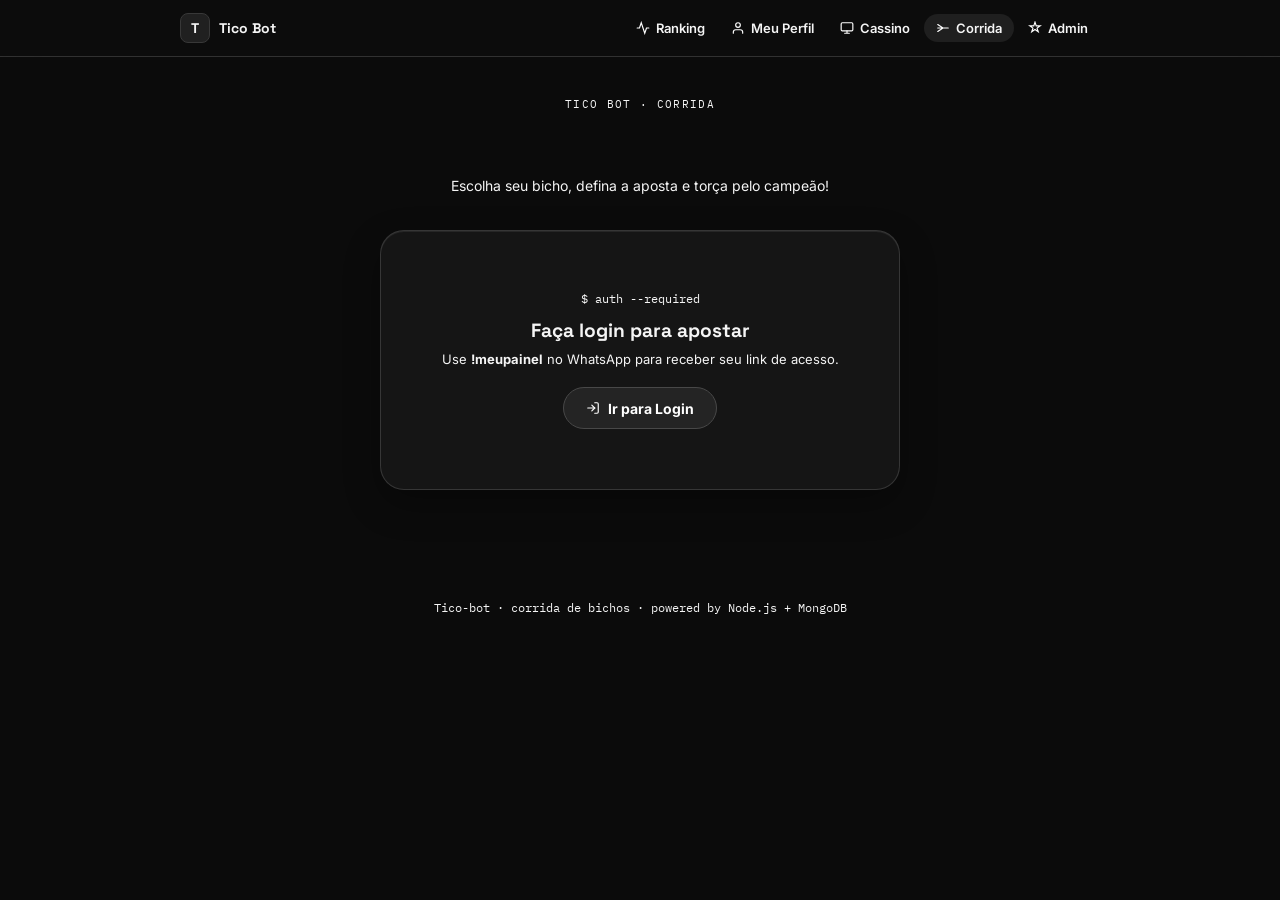
<file: Jogos/corrida.html>
<!DOCTYPE html>
<html lang="pt-BR">
<head>
  <meta charset="UTF-8" />
  <meta name="viewport" content="width=device-width, initial-scale=1.0" />
  <link rel="icon" href="../favicon.ico" type="image/x-icon" />
  <title>Corrida — Tico Bot</title>
  <link rel="preconnect" href="https://fonts.googleapis.com" />
  <link rel="preconnect" href="https://fonts.gstatic.com" crossorigin />
  <link href="https://fonts.googleapis.com/css2?family=Space+Grotesk:wght@500;600;700&family=Inter:wght@400;500;600&family=IBM+Plex+Mono:wght@500;600&display=swap" rel="stylesheet" />
  <link rel="stylesheet" href="../index.css" />
  <link rel="stylesheet" href="corrida.css" />
  <link rel="stylesheet" href="../site-enhancements.css" />
  <link rel="stylesheet" href="jogos-theme.css" />
</head>

<body>

<!-- ══════════ NAV ══════════ -->
<nav class="top-nav">
  <div class="nav-inner">
    <a href="../index.html" class="nav-brand">
      <div class="nav-brand-mark">T</div>
      <span class="nav-brand-name">Tico Bot</span>
    </a>
    <ul class="nav-links">
      <li>
        <a href="../index.html">
          <svg viewBox="0 0 24 24" fill="none" stroke="currentColor" stroke-width="2" stroke-linecap="round"><polyline points="22 12 18 12 15 21 9 3 6 12 2 12"/></svg>
          <span>Ranking</span>
        </a>
      </li>
      <li>
        <a href="../perfil.html">
          <svg viewBox="0 0 24 24" fill="none" stroke="currentColor" stroke-width="2" stroke-linecap="round"><path d="M20 21v-2a4 4 0 0 0-4-4H8a4 4 0 0 0-4 4v2"/><circle cx="12" cy="7" r="4"/></svg>
          <span>Meu Perfil</span>
        </a>
      </li>
      <li>
        <a href="../cassino.html">
          <svg viewBox="0 0 24 24" fill="none" stroke="currentColor" stroke-width="2" stroke-linecap="round"><rect x="2" y="3" width="20" height="14" rx="2"/><path d="M8 21h8M12 17v4"/></svg>
          <span>Cassino</span>
        </a>
      </li>
      <li>
        <a href="corrida.html" class="active">
          <svg viewBox="0 0 24 24" fill="none" stroke="currentColor" stroke-width="2" stroke-linecap="round"><path d="M3 12h18M3 6l9 6-9 6"/></svg>
          <span>Corrida</span>
        </a>
      </li>
      <li>
        <a href="../admin.html">
          <svg viewBox="0 0 24 24" fill="none" stroke="currentColor" stroke-width="2" stroke-linecap="round"><path d="M12 2l2.09 6.26H21l-5.47 3.97 2.09 6.26L12 14.52l-5.62 3.97 2.09-6.26L3 8.26h6.91z"/></svg>
          <span>Admin</span>
        </a>
      </li>
    </ul>
  </div>
</nav>

<!-- ══════════ HERO ══════════ -->
<section class="hero">
  <p class="hero-eyebrow">Tico Bot · Corrida</p>
  <h1 class="hero-title">Corrida de Bichos 🏁</h1>
  <p class="hero-sub">Escolha seu bicho, defina a aposta e torça pelo campeão!</p>
</section>

<!-- ══════════ MAIN ══════════ -->
<div class="corrida-wrap">

  <!-- LOGIN GATE -->
  <div class="login-gate" id="login-gate">
    <span class="glyph">$ auth --required</span>
    <h3>Faça login para apostar</h3>
    <p>Use <strong>!meupainel</strong> no WhatsApp para receber seu link de acesso.</p>
    <a href="../perfil.html" class="btn-primary">
      <svg width="14" height="14" viewBox="0 0 24 24" fill="none" stroke="currentColor" stroke-width="2" stroke-linecap="round"><path d="M15 3h4a2 2 0 0 1 2 2v14a2 2 0 0 1-2 2h-4"/><polyline points="10 17 15 12 10 7"/><line x1="15" y1="12" x2="3" y2="12"/></svg>
      Ir para Login
    </a>
  </div>

  <!-- ÁREA DA CORRIDA -->
  <div id="corrida-area" style="display:none">

    <!-- Seletor de grupo + saldo -->
    <div class="group-selector-card">
      <label for="grupo-select">Apostar no grupo</label>
      <div class="group-select-wrap">
        <select id="grupo-select">
          <option value="">Carregando seus grupos…</option>
        </select>
      </div>
      <div class="saldo-chip" id="saldo-chip" style="display:none">
        <span>💰 Saldo disponível</span>
        <strong id="saldo-val">— Prata</strong>
      </div>
    </div>

    <!-- Área principal da corrida -->
    <div class="corrida-card" id="corrida-card" style="display:none">
      <div class="corrida-card-header">
        <div class="corrida-title">🏁 Corrida de Bichos</div>
        <span class="status-pill" id="status-pill">aguardando</span>
      </div>

      <!-- Pista de corrida -->
      <div class="pista-wrap" id="pista-wrap">
        <div class="pista" id="pista">
          <!-- linhas geradas via JS -->
        </div>
        <div class="meta-flag">🏁</div>
      </div>

      <!-- Status -->
      <div class="corrida-status" id="corrida-status">Escolha um bicho e aposte para começar!</div>

      <!-- Resultado -->
      <div class="corrida-result" id="corrida-result">
        <div class="corrida-result-title" id="result-title"></div>
        <div class="corrida-result-grid">
          <div class="corrida-result-item">
            <span>Aposta</span>
            <strong id="result-aposta">—</strong>
          </div>
          <div class="corrida-result-item gold-val">
            <span>Odds</span>
            <strong id="result-odds">—</strong>
          </div>
          <div class="corrida-result-item mint-val" id="result-premio-wrap">
            <span>Prêmio</span>
            <strong id="result-premio">—</strong>
          </div>
          <div class="corrida-result-item gold-val">
            <span>Novo Saldo</span>
            <strong id="result-saldo">—</strong>
          </div>
        </div>
      </div>

      <!-- Escolha de bicho -->
      <div class="bicho-selector" id="bicho-selector">
        <p class="bicho-label">Escolha seu corredor:</p>
        <div class="bichos-grid" id="bichos-grid">
          <!-- cards gerados via JS -->
        </div>
      </div>

      <!-- Aposta -->
      <div class="aposta-row">
        <div class="aposta-input-wrap">
          <input
            type="number"
            id="aposta-input"
            placeholder="Valor da aposta…"
            min="10"
            max="100000"
            step="1"
            inputmode="numeric"
          />
        <p class="aposta-hint" id="aposta-hint"></p>
        </div>
        <button class="btn-correr" id="btn-correr" disabled>
          🏁 Apostar
        </button>
      </div>

      <!-- Quick bets -->
      <div class="quick-bets">
        <button class="quick-bet" data-val="50">50</button>
        <button class="quick-bet" data-val="100">100</button>
        <button class="quick-bet" data-val="500">500</button>
        <button class="quick-bet" data-val="1000">1k</button>
        <button class="quick-bet" data-val="5000">5k</button>
        <button class="quick-bet" data-val="max">MAX</button>
        <button class="quick-bet repeat-bet" id="btn-repeat" data-val="repeat" style="display:none">🔁 Repetir</button>
      </div>

      <!-- Contador de sessão -->
      <div class="session-stats" id="session-stats" style="display:none">
        <div class="session-stat">
          <span>Corridas</span>
          <strong id="stat-corridas-val">0</strong>
        </div>
        <div class="session-stat pos">
          <span>Ganhos</span>
          <strong id="stat-ganhos-val">0 Prata</strong>
        </div>
        <div class="session-stat neg">
          <span>Perdas</span>
          <strong id="stat-perdas-val">0 Prata</strong>
        </div>
      </div>
    </div>

    <!-- Tabela de odds: fechada por padrão. -->
    <button
      type="button"
      class="game-table-toggle"
      id="btn-toggle-odds"
      aria-controls="odds-card"
      aria-expanded="false"
    >
      📊 Mostrar tabela de odds ▼
    </button>
    <div class="odds-card" id="odds-card" style="display:none">
      <div class="odds-title">Tabela de Odds</div>
      <div id="odds-rows"></div>
      <p class="odds-tip">⚡ Bichos mais lentos pagam mais, mas ganham com menos frequência!</p>
    </div>

    <!-- Histórico -->
    <div class="history-card" id="history-card" style="display:none">
      <div class="history-title">Histórico da Sessão</div>
      <div class="history-list" id="history-list">
        <div class="history-empty">Nenhuma corrida ainda.</div>
      </div>
    </div>

  </div><!-- /corrida-area -->

</div><!-- /corrida-wrap -->

<div id="toast"></div>

<footer>Tico-bot · corrida de bichos · powered by Node.js + MongoDB</footer>

<script src="../Js/api-config.js"></script>
<script>
const API = window.TICO_API_BASE || 'https://tico-bot-6jpn.onrender.com/api';

// Odds alinhadas às probabilidades do servidor (peso / 37), com retorno teórico ~90%.
const BICHOS = [
  { idx: 0, nome: '🐎 Cavalo',    emoji: '🐎', odds: 3.70, velocidade: 9, cor: '#ffffff' },
  { idx: 1, nome: '🐅 Tigre',     emoji: '🐅', odds: 4.16, velocidade: 8, cor: '#ffffff' },
  { idx: 2, nome: '🦊 Raposa',    emoji: '🦊', odds: 4.76, velocidade: 7, cor: '#ffffff' },
  { idx: 3, nome: '🐕 Cachorro',  emoji: '🐕', odds: 5.55, velocidade: 6, cor: '#ffffff' },
  { idx: 4, nome: '🐗 Javali',    emoji: '🐗', odds: 6.66, velocidade: 5, cor: '#ffffff' },
  { idx: 5, nome: '🐢 Tartaruga', emoji: '🐢', odds: 16.65, velocidade: 2, cor: '#ffffff' },
];

const PISTA_LEN = 18;

/* ══════════════════════════════════════════════════════
   UTILS
══════════════════════════════════════════════════════ */
function $(id) { return document.getElementById(id); }

let toastTimer;
function showToast(msg, tipo = 'normal') {
  const t = $('toast');
  if (!t) return;
  t.textContent = msg;
  t.style.borderColor = tipo === 'win' ? 'var(--mint)' : tipo === 'lose' ? 'var(--red)' : 'var(--purple)';
  t.classList.add('show');
  clearTimeout(toastTimer);
  toastTimer = setTimeout(() => t.classList.remove('show'), 2800);
}

function fmtNum(n) {
  const value = Number(n);
  return Number.isFinite(value) ? Math.trunc(value).toLocaleString('pt-BR') : '—';
}

function escapeHtml(value) {
  return String(value ?? '')
    .replace(/&/g, '&amp;')
    .replace(/</g, '&lt;')
    .replace(/>/g, '&gt;')
    .replaceAll(String.fromCharCode(34), '&quot;')
    .replaceAll(String.fromCharCode(39), '&#39;');
}

function getJwt() {
  const atual = sessionStorage.getItem('piro_jwt');
  if (atual) return atual;
  const legado = localStorage.getItem('jwt');
  if (legado) {
    sessionStorage.setItem('piro_jwt', legado);
    localStorage.removeItem('jwt');
    return legado;
  }
  return null;
}

function prepararRequestId(jogo, payload) {
  const key = 'tico-game-request-' + jogo;
  const assinatura = JSON.stringify(payload);
  let pendente = null;
  try { pendente = JSON.parse(sessionStorage.getItem(key) || 'null'); } catch {}
  if (pendente?.requestId) {
    return pendente.assinatura === assinatura ? pendente.requestId : null;
  }
  if (!globalThis.crypto?.randomUUID) return null;
  const requestId = crypto.randomUUID();
  try {
    sessionStorage.setItem(key, JSON.stringify({ requestId, assinatura }));
    const salvo = JSON.parse(sessionStorage.getItem(key) || 'null');
    if (salvo?.requestId !== requestId || salvo?.assinatura !== assinatura) return null;
  } catch {
    return null;
  }
  return requestId;
}

function limparRequestId(jogo, requestId) {
  const key = 'tico-game-request-' + jogo;
  try {
    const pendente = JSON.parse(sessionStorage.getItem(key) || 'null');
    if (pendente?.requestId === requestId) sessionStorage.removeItem(key);
  } catch {}
}

async function liberarRodadaAposErro(jogo, requestId) {
  try {
    const jwt = getJwt();
    if (!jwt) throw new Error('Sessão ausente.');
    const statusResponse = await fetch(`${API}/games/request/${encodeURIComponent(requestId)}`, {
      headers: { Authorization: `Bearer ${jwt}` }
    });
    const statusRodada = await statusResponse.json();
    if (!statusResponse.ok || statusRodada.status !== 'completed' || statusRodada.httpStatus !== 500) {
      throw new Error('O servidor ainda não confirmou que a rodada foi encerrada. Ela continua bloqueada para evitar uma cobrança duplicada.');
    }

    const response = await fetch(`${API}/games/wallet/${encodeURIComponent(grupoAtual)}`, {
      headers: { Authorization: `Bearer ${jwt}` }
    });
    const data = await response.json();
    if (!response.ok || data.idGrupo !== grupoAtual) {
      throw new Error(data?.error || 'Não foi possível atualizar o saldo.');
    }
    const saldo = Number(data.gold);
    if (!Number.isFinite(saldo) || saldo < 0) throw new Error('Saldo retornado é inválido.');

    saldoAtual = Math.trunc(saldo);
    const sel = $('grupo-select');
    const opt = sel?.options?.[sel.selectedIndex];
    if (opt) {
      opt.dataset.gold = String(saldoAtual);
      const nomeGrupo = opt.text.split(' — ')[0] || grupoAtual;
      opt.text = `${nomeGrupo} — ${fmtNum(saldoAtual)} 💰`;
    }
    const saldoEl = $('saldo-val');
    if (saldoEl) saldoEl.textContent = fmtNum(saldoAtual) + ' Prata';

    const liberar = window.confirm(
      `A rodada anterior retornou erro. Atualizei o saldo do grupo para ${fmtNum(saldoAtual)} Prata. Confira o saldo e o histórico antes de continuar. Deseja liberar uma nova aposta?`
    );
    if (liberar) {
      limparRequestId(jogo, requestId);
      validarAposta();
      showToast('Saldo atualizado. Nova rodada liberada.');
    } else {
      showToast('A rodada anterior continua bloqueada para evitar cobrança duplicada.', 'lose');
    }
  } catch (error) {
    console.error('[Jogo] Não foi possível confirmar o saldo após erro:', error);
    showToast('Não consegui confirmar o saldo. A rodada continua bloqueada por segurança; tente novamente quando a conexão voltar.', 'lose');
  }
}

function parseApostaInput() {
  const raw = String($('aposta-input')?.value ?? '').trim();
  if (!/^\d+$/.test(raw)) return null;
  const value = Number(raw);
  return Number.isSafeInteger(value) ? value : null;
}

/* ══════════════════════════════════════════════════════
   ESTADO
══════════════════════════════════════════════════════ */
let saldoAtual      = 0;
let grupoAtual      = null;
let correndo        = false;
let bichoEscolhido  = null;
let ultimaAposta    = null;
let sessaoCorridas  = 0;
let sessaoGanhos    = 0;
let sessaoPerdas    = 0;
let sessionHistory  = [];

/* ══════════════════════════════════════════════════════
   PISTA — RENDER
══════════════════════════════════════════════════════ */
function buildPista() {
  const pista = $('pista');
  if (!pista) return;
  pista.innerHTML = BICHOS.map((b, i) => `
    <div class="pista-linha" id="linha-${i}">
      <span class="bicho-nome-pista">${b.nome.split(' ')[1]}</span>
      <div class="trilha" id="trilha-${i}">
        <div class="trilha-fill" id="fill-${i}" style="background:${b.cor}"></div>
        <span class="bicho-icon" id="icon-${i}" style="left:0%">${b.emoji}</span>
      </div>
    </div>
  `).join('');
}

function setPosicao(idx, pct) {
  const icon = $(`icon-${idx}`);
  const fill = $(`fill-${idx}`);
  if (icon) icon.style.left  = Math.min(pct, 92) + '%';
  if (fill) fill.style.width = Math.min(pct, 92) + '%';
}

function resetPista() {
  BICHOS.forEach((_, i) => {
    setPosicao(i, 0);
    const linha = $(`linha-${i}`);
    if (linha) linha.classList.remove('linha-vencedor', 'linha-perdedor');
    const icon = $(`icon-${i}`);
    if (icon) { icon.style.filter = ''; icon.style.transform = ''; }
  });
}

function animarCorrida(vencedorIdx, escolhaIdx) {
  return new Promise(resolve => {
    const FRAMES  = 30;
    const DELAY   = 90;
    let   frame   = 0;

    const pos = BICHOS.map(() => 0);

    const tick = setInterval(() => {
      frame++;
      const progresso = frame / FRAMES;

      BICHOS.forEach((b, i) => {
        if (frame < FRAMES) {
          const base  = (b.velocidade / 10) * progresso * 85;
          const ruido = Math.random() * 8;
          pos[i] = Math.min(base + ruido, 88);
        } else {
          pos[i] = i === vencedorIdx ? 95 : Math.min(pos[i], 80);
        }
        setPosicao(i, pos[i]);
      });

      if (frame >= FRAMES) {
        clearInterval(tick);

        BICHOS.forEach((_, i) => {
          const linha = $(`linha-${i}`);
          const icon  = $(`icon-${i}`);
          if (i === vencedorIdx) {
            if (linha) linha.classList.add('linha-vencedor');
            if (icon)  icon.style.transform = 'scale(1.3)';
          } else {
            if (linha) linha.classList.add('linha-perdedor');
          }
        });

        resolve();
      }
    }, DELAY);
  });
}

/* ══════════════════════════════════════════════════════
   SELEÇÃO DE BICHO
══════════════════════════════════════════════════════ */
function buildBichosGrid() {
  const grid = $('bichos-grid');
  if (!grid) return;

  grid.innerHTML = BICHOS.map(b => {
    const raridade = b.odds >= 8 ? 'lendario' : b.odds >= 4 ? 'raro' : b.odds >= 3 ? 'incomum' : 'comum';
    const rarLabel = b.odds >= 8 ? 'lendário' : b.odds >= 4 ? 'azarão' : b.odds >= 3 ? 'incomum' : 'favorito';
    return `
      <button class="bicho-card" data-idx="${b.idx}">
        <span class="bicho-card-check">✓</span>
        <div class="bicho-emoji">${b.emoji}</div>
        <div class="bicho-info">
          <span class="bicho-card-nome">${b.nome.replace(/^\S+\s/, '')}</span>
          <span class="odds-badge odds-${raridade}">${b.odds}x</span>
        </div>
        <span class="rarity-label rarity-${raridade}">${rarLabel}</span>
      </button>
    `;
  }).join('');
}

function validarAposta() {
  const aposta = parseApostaInput();
  const valid = Boolean(grupoAtual) && bichoEscolhido !== null && !correndo
    && aposta !== null && aposta >= 10 && aposta <= 100_000 && aposta <= saldoAtual;
  const btn = $('btn-correr');
  if (btn) btn.disabled = !valid;
  return valid;
}

function selecionarBicho(idx) {
  if (correndo) return;
  bichoEscolhido = idx;

  document.querySelectorAll('.bicho-card').forEach(c => {
    c.classList.toggle('selected', parseInt(c.dataset.idx) === idx);
  });

  validarAposta();

  const pill = $('status-pill');
  if (pill) {
    pill.className   = 'status-pill';
    pill.textContent = `${BICHOS[idx].emoji} selecionado`;
  }

  $('corrida-status').textContent = `${BICHOS[idx].emoji} ${BICHOS[idx].nome} selecionado! Defina a aposta e aposte.`;
  $('corrida-status').className   = 'corrida-status';
}

/* ══════════════════════════════════════════════════════
   TABELA DE ODDS
══════════════════════════════════════════════════════ */
function setOddsVisibility(visible) {
  const oddsCard = $('odds-card');
  const toggle = $('btn-toggle-odds');
  if (!oddsCard || !toggle) return;

  oddsCard.style.display = visible ? 'block' : 'none';
  toggle.setAttribute('aria-expanded', String(visible));
  toggle.textContent = visible
    ? 'Ocultar tabela de odds ▲'
    : '📊 Mostrar tabela de odds ▼';
}

function buildOddsTable() {
  const wrap = $('odds-rows');
  if (!wrap) return;
  wrap.innerHTML = BICHOS.map(b => {
    const pct = Math.round((b.velocidade / 9) * 100);
    return `
      <div class="odds-row">
        <span class="odds-emoji">${b.emoji}</span>
        <span class="odds-nome">${b.nome.replace(/^\S+\s/, '')}</span>
        <div class="odds-bar-wrap">
          <div class="odds-bar" style="width:${pct}%;background:${b.cor}"></div>
        </div>
        <span class="odds-mult">${b.odds}x</span>
      </div>
    `;
  }).join('');
}

/* ══════════════════════════════════════════════════════
   RESULTADO
══════════════════════════════════════════════════════ */
function mostrarResultado(data) {
  const { vencedorIdx, escolhaIdx, ganhou, premio, lucroLiq, aposta, saldoFinal } = data;
  const vencedor = BICHOS[vencedorIdx];
  const escolha  = BICHOS[escolhaIdx];
  const sinal    = lucroLiq >= 0 ? '+' : '';

  const pill = $('status-pill');
  if (pill) {
    pill.className   = 'status-pill ' + (ganhou ? 'pill-win' : 'pill-lose');
    pill.textContent = ganhou ? 'vitória! 🎉' : 'derrota 😢';
  }

  const titleEl = $('result-title');
  titleEl.className = 'corrida-result-title ' + (ganhou ? 'win' : 'lose');
  titleEl.textContent = ganhou
    ? `🎉 Vitória! ${vencedor.emoji} ${vencedor.nome.replace(/^\S+\s/, '')} venceu! (${escolha.odds}x)`
    : `❌ Derrota! ${vencedor.emoji} ${vencedor.nome.replace(/^\S+\s/, '')} venceu.`;

  $('result-aposta').textContent = fmtNum(aposta) + ' Prata';
  $('result-odds').textContent   = escolha.odds + 'x';
  $('result-premio').textContent = premio > 0 ? '+' + fmtNum(premio) + ' Prata' : '—';
  $('result-saldo').textContent  = fmtNum(saldoFinal) + ' Prata';

  const premioWrap = $('result-premio-wrap');
  premioWrap.className = 'corrida-result-item ' + (premio > 0 ? 'mint-val' : 'red-val');

  const resultEl = $('corrida-result');
  resultEl.classList.remove('result-win', 'result-lose');
  resultEl.classList.add('show', ganhou ? 'result-win' : 'result-lose');

  const statusEl = $('corrida-status');
  statusEl.textContent = ganhou
    ? `${sinal}${fmtNum(lucroLiq)} Prata 🎉`
    : `-${fmtNum(aposta)} Prata 😢`;
  statusEl.className = 'corrida-status ' + (ganhou ? 'win' : 'lose');

  saldoAtual = saldoFinal;
  $('saldo-val').textContent = fmtNum(saldoFinal) + ' Prata';

  const sel = $('grupo-select');
  if (sel.selectedIndex >= 0) {
    sel.options[sel.selectedIndex].dataset.gold = saldoFinal;
    sel.options[sel.selectedIndex].text =
      sel.options[sel.selectedIndex].text.replace(/— [\d.,]+ 💰/, `— ${fmtNum(saldoFinal)} 💰`);
  }

  addHistory(data);
  atualizarSessao(lucroLiq, aposta);

  tocarSom(ganhou ? 'vitoria' : 'derrota');
}

/* ══════════════════════════════════════════════════════
   HISTÓRICO
══════════════════════════════════════════════════════ */
function addHistory(data) {
  const { vencedorIdx, escolhaIdx, lucroLiq, aposta } = data;
  sessionHistory.unshift({
    vencedor: BICHOS[vencedorIdx].emoji,
    escolha:  BICHOS[escolhaIdx].emoji,
    lucroLiq,
    aposta,
  });
  if (sessionHistory.length > 20) sessionHistory.pop();

  const list = $('history-list');
  if (!list) return;

  list.innerHTML = sessionHistory.map(h => `
    <div class="history-item">
      <span class="history-symbols">Aposta: ${h.escolha} · Venceu: ${h.vencedor}</span>
      <span class="history-val ${h.lucroLiq >= 0 ? 'pos' : 'neg'}">
        ${h.lucroLiq >= 0 ? '+' : ''}${fmtNum(h.lucroLiq)} Prata
      </span>
    </div>
  `).join('');
}

/* ══════════════════════════════════════════════════════
   SESSÃO
══════════════════════════════════════════════════════ */
function atualizarSessao(lucroLiq, aposta) {
  sessaoCorridas++;
  if (lucroLiq > 0) sessaoGanhos += lucroLiq;
  else              sessaoPerdas += aposta;

  $('session-stats').style.display = 'grid';
  $('stat-corridas-val').textContent = sessaoCorridas;
  $('stat-ganhos-val').textContent   = fmtNum(sessaoGanhos) + ' Prata';
  $('stat-perdas-val').textContent   = fmtNum(sessaoPerdas) + ' Prata';

  ultimaAposta = aposta;
  const btnRepeat = $('btn-repeat');
  if (btnRepeat) {
    btnRepeat.style.display = 'inline-flex';
    btnRepeat.textContent   = `🔁 ${fmtNum(aposta)}`;
  }
}

/* ══════════════════════════════════════════════════════
   SOM
══════════════════════════════════════════════════════ */
let _audioCtx = null;
function getAudioCtx() {
  if (!_audioCtx) _audioCtx = new (window.AudioContext || window.webkitAudioContext)();
  return _audioCtx;
}

function tocarSom(tipo) {
  try {
    const ctx = getAudioCtx();
    if (tipo === 'vitoria') {
      const notas = [523, 659, 784, 1047, 1319];
      notas.forEach((freq, i) => {
        const osc  = ctx.createOscillator();
        const gain = ctx.createGain();
        osc.connect(gain); gain.connect(ctx.destination);
        osc.frequency.value = freq;
        osc.type = 'triangle';
        const t = ctx.currentTime + i * 0.1;
        gain.gain.setValueAtTime(0.18, t);
        gain.gain.exponentialRampToValueAtTime(0.001, t + 0.22);
        osc.start(t); osc.stop(t + 0.22);
      });
    } else {
      const osc  = ctx.createOscillator();
      const gain = ctx.createGain();
      osc.connect(gain); gain.connect(ctx.destination);
      osc.frequency.value = 140;
      osc.type = 'sawtooth';
      gain.gain.setValueAtTime(0.1, ctx.currentTime);
      gain.gain.exponentialRampToValueAtTime(0.001, ctx.currentTime + 0.3);
      osc.start(); osc.stop(ctx.currentTime + 0.3);
    }
  } catch {}
}

/* ══════════════════════════════════════════════════════
   APOSTAR
══════════════════════════════════════════════════════ */
async function apostar() {
  if (correndo || !grupoAtual) return;

  const jwt    = getJwt();
  if (!jwt) {
    showToast('Sessão expirada. Faça login novamente.', 'lose');
    setTimeout(() => { window.location.href = '../perfil.html'; }, 1500);
    return;
  }

  // Aceita somente inteiros positivos, sem truncar decimais ou texto anexado.
  const aposta = parseApostaInput();

  // Sanitiza bicho: só aceita índices válidos do array BICHOS
  const escolha = Number.isInteger(bichoEscolhido) && bichoEscolhido >= 0 && bichoEscolhido < BICHOS.length
    ? bichoEscolhido
    : null;

  const hint = $('aposta-hint');
  const inp  = $('aposta-input');

  if (escolha === null) { showToast('Escolha um bicho antes de apostar!'); return; }
  if (aposta < 10)      { hint.textContent = 'Mínimo: 10 Prata'; inp.classList.add('err'); return; }
  if (aposta > saldoAtual) { hint.textContent = 'Saldo insuficiente'; inp.classList.add('err'); return; }
  if (aposta > 100_000) { hint.textContent = 'Máximo: 100.000 Prata'; inp.classList.add('err'); return; }
  hint.textContent = ''; inp.classList.remove('err');

  const payloadAposta = { idGrupo: grupoAtual, escolha, aposta };
  const requestId = prepararRequestId('corrida', payloadAposta);
  if (!requestId) {
    showToast('Existe uma rodada anterior sem confirmação. Use os mesmos dados para consultar o resultado.', 'lose');
    return;
  }

  correndo = true;
  const btnCorrer = $('btn-correr');
  btnCorrer.disabled    = true;
  btnCorrer.textContent = '⏳ Correndo…';

  const pill = $('status-pill');
  if (pill) { pill.className = 'status-pill pill-running'; pill.textContent = 'largaram! 🚀'; }

  $('corrida-result').classList.remove('show', 'result-win', 'result-lose');
  $('corrida-status').textContent = 'Largaram! 🚀';
  $('corrida-status').className   = 'corrida-status';

  resetPista();

  let res;
  try {
    [res] = await Promise.all([
      fetch(`${API}/corrida/apostar`, {
        method: 'POST',
        headers: { 'Content-Type': 'application/json', Authorization: `Bearer ${jwt}` },
        body: JSON.stringify({ ...payloadAposta, requestId }),
      }).then(async response => {
        let data = {};
        try { data = await response.json(); } catch {}
        return { ok: response.ok, status: response.status, data };
      }),
      new Promise(resolve => setTimeout(resolve, 500)),
    ]);
  } catch (error) {
    correndo = false;
    btnCorrer.textContent = '🏁 Apostar';
    showToast('Falha de conexão. Confira o saldo antes de apostar de novo.', 'lose');
    validarAposta();
    console.error('[Corrida] Falha na requisição:', error);
    return;
  }

  if (!res.ok) {
    correndo = false;
    btnCorrer.textContent = '🏁 Apostar';
    if (res.status === 500) {
      showToast(res.data?.error || 'O servidor encontrou um erro. Vou conferir o saldo antes de liberar outra rodada.', 'lose');
      await liberarRodadaAposErro('corrida', requestId);
      validarAposta();
      return;
    }
    if (res.status !== 409) limparRequestId('corrida', requestId);
    if (res.status === 401) {
      sessionStorage.removeItem('piro_jwt');
      localStorage.removeItem('jwt');
      showToast('Sessão expirada. Faça login novamente.', 'lose');
      setTimeout(() => { window.location.href = '../perfil.html'; }, 2000);
    } else {
      showToast(res.data?.error || 'Erro ao apostar!', 'lose');
    }
    validarAposta();
    return;
  }

  const apiData = res.data;
  if (!apiData || !Number.isInteger(apiData.vencedorIdx)
      || apiData.vencedorIdx < 0 || apiData.vencedorIdx >= BICHOS.length
      || !Number.isFinite(Number(apiData.saldoFinal))
      || !Number.isFinite(Number(apiData.lucroLiq))) {
    correndo = false;
    btnCorrer.textContent = '🏁 Apostar';
    showToast('Resposta inesperada do servidor. Confira o saldo antes de tentar novamente.', 'lose');
    validarAposta();
    return;
  }

  limparRequestId('corrida', requestId);

  try {
    await animarCorrida(apiData.vencedorIdx, bichoEscolhido);
    mostrarResultado({ ...apiData, escolhaIdx: bichoEscolhido });
  } catch (error) {
    console.error('[Corrida] Erro ao exibir o resultado:', error);
    showToast('A aposta foi processada, mas a animação falhou. Confira o saldo.', 'lose');
  }

  correndo = false;
  btnCorrer.textContent = '🏁 Apostar';
  validarAposta();

  showToast(
    apiData.ganhou
      ? `+${fmtNum(apiData.lucroLiq)} Prata! 🎉`
      : `-${fmtNum(apiData.aposta)} Prata 😢`,
    apiData.ganhou ? 'win' : 'lose'
  );
}

/* ══════════════════════════════════════════════════════
   AUTH
══════════════════════════════════════════════════════ */
function checkAuth() {
  const jwt = getJwt();
  if (!jwt) {
    $('login-gate').style.display   = 'block';
    $('corrida-area').style.display = 'none';
    return false;
  }
  $('login-gate').style.display   = 'none';
  $('corrida-area').style.display = 'block';
  return true;
}

/* ══════════════════════════════════════════════════════
   GRUPOS
══════════════════════════════════════════════════════ */
async function carregarGrupos() {
  const jwt = getJwt();
  const sel = $('grupo-select');
  if (!sel) return;
  try {
    const res  = await fetch(`${API}/user/grupos`, { headers: { Authorization: `Bearer ${jwt}` } });
    const data = await res.json();
    if (!res.ok || !data.grupos?.length) {
      sel.innerHTML = '<option value="">Nenhum grupo encontrado</option>';
      return;
    }
    sel.innerHTML =
      '<option value="">Selecione um grupo…</option>' +
      data.grupos
        .sort((a, b) => (Number(b.gold) || 0) - (Number(a.gold) || 0))
        .map(g => {
          const jid = typeof g.jid === 'string' ? g.jid : '';
          const gold = Number.isSafeInteger(Number(g.gold)) && Number(g.gold) >= 0 ? Number(g.gold) : 0;
          return `<option value="${escapeHtml(jid)}" data-gold="${gold}">${escapeHtml(g.nome || jid)} — ${fmtNum(gold)} 💰</option>`;
        })
        .join('');
  } catch {
    sel.innerHTML = '<option value="">Erro ao carregar grupos</option>';
  }
}

function onGrupoChange() {
  const sel    = $('grupo-select');
  const opt    = sel.options[sel.selectedIndex];
  grupoAtual   = sel.value || null;
  saldoAtual   = grupoAtual ? parseInt(opt.dataset.gold || '0', 10) : 0;

  const show = !!grupoAtual;

  $('saldo-chip').style.display     = show ? 'flex' : 'none';
  $('corrida-card').style.display   = show ? 'block' : 'none';
  if (!show) setOddsVisibility(false);
  $('history-card').style.display   = show ? 'block' : 'none';

  if (show) {
    sessaoCorridas = 0; sessaoGanhos = 0; sessaoPerdas = 0; ultimaAposta = null;
    bichoEscolhido = null;
    $('session-stats').style.display = 'none';
    const btnRepeat = $('btn-repeat');
    if (btnRepeat) btnRepeat.style.display = 'none';

    $('saldo-val').textContent = fmtNum(saldoAtual) + ' Prata';
    $('btn-correr').disabled   = true;
    $('corrida-status').textContent = 'Escolha um bicho e aposte para começar!';
    $('corrida-status').className   = 'corrida-status';
    $('corrida-result').classList.remove('show', 'result-win', 'result-lose');

    const pill = $('status-pill');
    if (pill) { pill.className = 'status-pill'; pill.textContent = 'aguardando'; }

    document.querySelectorAll('.bicho-card').forEach(c => c.classList.remove('selected'));
    resetPista();
  } else {
    bichoEscolhido = null;
    document.querySelectorAll('.bicho-card').forEach(c => c.classList.remove('selected'));
    $('corrida-status').textContent = 'Selecione um grupo para jogar.';
    $('corrida-result').classList.remove('show', 'result-win', 'result-lose');
    resetPista();
  }
  validarAposta();
}

/* ══════════════════════════════════════════════════════
   EVENTOS
══════════════════════════════════════════════════════ */
$('grupo-select')?.addEventListener('change', onGrupoChange);
$('btn-toggle-odds')?.addEventListener('click', () => {
  const oddsCard = $('odds-card');
  setOddsVisibility(oddsCard?.style.display === 'none');
});
$('btn-correr')?.addEventListener('click', apostar);
$('aposta-input')?.addEventListener('keydown', e => { if (e.key === 'Enter') apostar(); });
$('aposta-input')?.addEventListener('input', () => {
  $('aposta-hint').textContent = '';
  $('aposta-input').classList.remove('err');
  const v = parseApostaInput();
  validarAposta();
  document.querySelectorAll('.quick-bet').forEach(b => {
    const bv = parseInt(b.dataset.val, 10);
    b.classList.toggle('active', bv === v);
  });
});

document.addEventListener('click', e => {
  const card = e.target.closest('.bicho-card');
  if (card) {
    const idx = parseInt(card.dataset.idx, 10);
    if (Number.isInteger(idx) && idx >= 0 && idx < BICHOS.length) {
      selecionarBicho(idx);
    }
  }
});

document.querySelectorAll('.quick-bet').forEach(btn => {
  btn.addEventListener('click', () => {
    const val   = btn.dataset.val;
    const input = $('aposta-input');
    if (!input) return;
    if (val === 'max') {
      input.value = Math.max(0, Math.floor(saldoAtual));
    } else if (val === 'repeat' && ultimaAposta) {
      input.value = Math.min(Math.abs(Math.floor(ultimaAposta)), saldoAtual);
    } else {
      const v = parseInt(val, 10);
      if (Number.isFinite(v) && v > 0) input.value = Math.min(v, saldoAtual);
    }
    $('aposta-hint').textContent = '';
    $('aposta-input').classList.remove('err');
    document.querySelectorAll('.quick-bet').forEach(b => b.classList.toggle('active', b === btn));
    validarAposta();
  });
});

/* ══════════════════════════════════════════════════════
   INIT
══════════════════════════════════════════════════════ */
(async function init() {
  buildPista();
  buildBichosGrid();
  buildOddsTable();

  const params     = new URLSearchParams(window.location.search);
  const tokenParam = params.get('token');
  if (tokenParam) {
    try {
      const res  = await fetch(`${API}/auth/token`, {
        method:  'POST',
        headers: { 'Content-Type': 'application/json' },
        body:    JSON.stringify({ token: tokenParam }),
      });
      const data = await res.json();
      if (res.ok && data.jwt) {
        sessionStorage.setItem('piro_jwt', data.jwt);
        localStorage.removeItem('jwt');
        history.replaceState(null, '', 'corrida.html');
      }
    } catch {}
  }

  if (!checkAuth()) return;
  await carregarGrupos();
})();
</script>

</body>
</html>
</file>
<file: index.css>
@import url('https://fonts.googleapis.com/css2?family=Space+Grotesk:wght@500;600;700&family=Inter:wght@400;500;600&family=IBM+Plex+Mono:wght@500;600&display=swap');

:root {
  --bg-base:      #07080d;
  --bg-surface:   #0d0f17;
  --bg-card:      #12141f;
  --bg-elevated:  #171a26;
  --border:       #1f2230;
  --border-soft:  #181b27;

  --text-primary:   #eef0f8;
  --text-secondary: #9298ad;
  --text-dim:       #555a70;

  --mint:        #00ffb0;
  --mint-soft:   #00ffb018;
  --mint-glow:   #00ffb055;

  --purple:      #b855ff;
  --purple-soft: #b855ff18;
  --purple-glow: #b855ff55;

  --blue:        #2de2ff;
  --blue-soft:   #2de2ff18;
  --blue-glow:   #2de2ff55;

  --gold:        #ffd060;
  --silver:      #c0cfe0;
  --bronze:      #e8956d;

  --red:         #ff3b6e;
  --red-soft:    #ff3b6e18;

  --font-display: 'Space Grotesk', system-ui, sans-serif;
  --font-body:    'Inter', system-ui, sans-serif;
  --font-mono:    'IBM Plex Mono', ui-monospace, monospace;

  --radius-sm:  8px;
  --radius-md:  14px;
  --radius-lg:  20px;
}

*, *::before, *::after { box-sizing: border-box; margin: 0; padding: 0; }
html { scroll-behavior: smooth; }

body {
  background: var(--bg-base);
  background-image:
    radial-gradient(ellipse at 0% 0%,   #b855ff0a 0%, transparent 50%),
    radial-gradient(ellipse at 100% 0%,  #00ffb00a 0%, transparent 50%),
    radial-gradient(ellipse at 50% 100%, #2de2ff07 0%, transparent 50%);
  background-attachment: fixed;
  color: var(--text-primary);
  font-family: var(--font-body);
  -webkit-font-smoothing: antialiased;
  min-height: 100vh;
}

* { -webkit-tap-highlight-color: transparent; }
::selection { background: var(--purple-soft); color: var(--text-primary); }
::-webkit-scrollbar { width: 6px; height: 6px; }
::-webkit-scrollbar-track { background: transparent; }
::-webkit-scrollbar-thumb { background: var(--border); border-radius: 6px; }

/* visible keyboard focus em qualquer elemento interativo */
a:focus-visible, button:focus-visible, input:focus-visible, select:focus-visible,
.rank-row:focus-visible, .podium-slot:focus-visible {
  outline: 2px solid var(--blue);
  outline-offset: 2px;
}

/* ── NAV ── */
nav.top-nav {
  position: sticky;
  top: 0;
  z-index: 40;
  background: #07080dee;
  backdrop-filter: blur(12px);
  border-bottom: 1px solid var(--border-soft);
}
.nav-inner {
  max-width: 960px;
  margin: 0 auto;
  padding: 0 20px;
  display: flex;
  align-items: center;
  justify-content: space-between;
  height: 56px;
  gap: 12px;
}
.nav-brand {
  display: flex;
  align-items: center;
  gap: 9px;
  text-decoration: none;
  flex-shrink: 0;
}
.nav-brand-mark {
  width: 30px; height: 30px;
  border-radius: 8px;
  background: var(--bg-elevated);
  border: 1px solid var(--purple);
  box-shadow: 0 0 12px -2px var(--purple-glow);
  display: flex; align-items: center; justify-content: center;
  font-family: var(--font-display);
  font-weight: 700; font-size: 14px;
  color: var(--purple);
}
.nav-brand-name {
  font-family: var(--font-display);
  font-size: 14px; font-weight: 700;
  color: var(--text-primary);
}
.nav-links { display: flex; gap: 2px; list-style: none; }
.nav-links a {
  display: flex; align-items: center; gap: 6px;
  padding: 6px 12px;
  border-radius: var(--radius-sm);
  font-size: 13px; font-weight: 600;
  color: var(--text-dim);
  text-decoration: none;
  transition: color .15s, background .15s;
  white-space: nowrap;
}
.nav-links a:hover  { color: var(--text-secondary); background: var(--bg-elevated); }
.nav-links a.active { color: var(--purple); background: var(--purple-soft); }
.nav-links svg { width: 14px; height: 14px; flex-shrink: 0; }

@media (max-width: 560px) {
  .nav-brand-name { display: none; }
  .nav-links a span { display: none; }
  .nav-links a { padding: 8px; }
}

/* ── LIVE PROGRESS BAR (enche durante o ciclo de 30s do modo "ao vivo") ── */
.live-progress-track {
  position: sticky;
  top: 56px;
  z-index: 39;
  height: 2px;
  background: transparent;
}
.live-progress {
  height: 100%;
  width: 0%;
  background: linear-gradient(90deg, var(--mint), var(--blue));
  box-shadow: 0 0 8px var(--mint-glow);
}

/* ── HERO ── */
.hero {
  max-width: 960px;
  margin: 0 auto;
  padding: 40px 20px 24px;
  text-align: center;
}
.hero-eyebrow {
  font-family: var(--font-mono);
  font-size: 11px;
  letter-spacing: .12em;
  color: var(--purple);
  text-transform: uppercase;
  margin-bottom: 10px;
}
.hero-title {
  font-family: var(--font-display);
  font-size: clamp(26px, 5vw, 40px);
  font-weight: 700;
  line-height: 1.15;
  background: linear-gradient(135deg, var(--text-primary) 40%, var(--purple) 100%);
  -webkit-background-clip: text;
  -webkit-text-fill-color: transparent;
  background-clip: text;
  margin-bottom: 10px;
}
.hero-sub {
  font-size: 14px;
  color: var(--text-secondary);
}

/* traço de pulso — assinatura visual da página */
.pulse-line {
  max-width: 480px;
  margin: 14px auto 0;
  opacity: .9;
}
.pulse-line svg { width: 100%; height: 34px; display: block; }
.pulse-line path {
  fill: none;
  stroke: var(--mint);
  stroke-width: 2;
  stroke-linecap: round;
  stroke-linejoin: round;
  filter: drop-shadow(0 0 6px var(--mint-glow));
  stroke-dasharray: 660;
  stroke-dashoffset: 660;
  animation: pulse-sweep 2.6s ease-in-out infinite;
}
@keyframes pulse-sweep {
  0%   { stroke-dashoffset: 660; }
  65%  { stroke-dashoffset: 0; }
  100% { stroke-dashoffset: 0; }
}

.hero-stats {
  display: flex;
  gap: 10px;
  justify-content: center;
  flex-wrap: wrap;
  margin: 22px 0 14px;
}
.stat-pill {
  display: flex; align-items: center; gap: 8px;
  padding: 8px 16px;
  background: var(--bg-card);
  border: 1px solid var(--border);
  border-radius: 30px;
  font-size: 13px;
}
.stat-pill strong {
  font-family: var(--font-mono);
  font-size: 15px;
  color: var(--purple);
}
.stat-pill span { color: var(--text-secondary); }

/* botão "ao vivo" — liga/desliga a atualização automática */
.live-badge {
  display: inline-flex; align-items: center; gap: 8px;
  padding: 8px 16px;
  border-radius: 30px;
  border: 1px solid var(--border);
  background: var(--bg-card);
  font-family: var(--font-mono);
  font-size: 12px; font-weight: 600;
  color: var(--text-dim);
  cursor: pointer;
  transition: border-color .15s, color .15s, background .15s;
}
.live-badge:hover { border-color: var(--mint); color: var(--text-secondary); }
.live-dot {
  width: 7px; height: 7px;
  border-radius: 50%;
  background: var(--text-dim);
  flex-shrink: 0;
  transition: background .2s;
}
.live-badge.active {
  border-color: var(--mint);
  color: var(--mint);
  background: var(--mint-soft);
}
.live-badge.active .live-dot {
  background: var(--mint);
  box-shadow: 0 0 8px var(--mint-glow);
  animation: live-pulse 1.4s ease-in-out infinite;
}
@keyframes live-pulse {
  0%, 100% { transform: scale(1);   opacity: 1; }
  50%      { transform: scale(1.7); opacity: .55; }
}

/* ── TABS ── */
.tabs-wrap {
  max-width: 960px;
  margin: 0 auto;
  padding: 0 20px 20px;
}
.tabs-row {
  display: flex; gap: 6px;
  background: var(--bg-surface);
  border: 1px solid var(--border);
  border-radius: var(--radius-md);
  padding: 5px;
}
.tab-btn {
  flex: 1;
  display: flex; align-items: center; justify-content: center; gap: 7px;
  padding: 10px 14px;
  border-radius: var(--radius-sm);
  border: none;
  background: transparent;
  color: var(--text-secondary);
  font-family: var(--font-body);
  font-size: 13.5px; font-weight: 600;
  cursor: pointer;
  transition: all .18s ease;
  white-space: nowrap;
}
.tab-btn svg { width: 15px; height: 15px; }
.tab-btn.active {
  background: var(--purple);
  color: #0d0020;
  box-shadow: 0 0 18px -4px var(--purple-glow);
}
.tab-btn:not(.active):hover { color: var(--text-primary); background: var(--bg-elevated); }

.tab-count {
  font-family: var(--font-mono);
  font-size: 10px; font-weight: 700;
  background: rgba(255,255,255,0.12);
  padding: 1px 6px;
  border-radius: 10px;
}
.tab-btn.active .tab-count { background: rgba(0,0,0,0.18); }
.tab-count:empty { display: none; }

/* ── MAIN ── */
main {
  max-width: 960px;
  margin: 0 auto;
  padding: 0 20px 80px;
}
.tab-panel { display: none; }
.tab-panel.active { display: block; animation: fade-up .3s ease; }
@keyframes fade-up {
  from { opacity: 0; transform: translateY(10px); }
  to   { opacity: 1; transform: translateY(0); }
}

/* ── GROUP FILTER ── */
.group-filter {
  display: flex; gap: 10px;
  margin-bottom: 12px;
  align-items: center;
}
.group-filter label {
  font-size: 12.5px; font-weight: 600;
  color: var(--text-secondary);
  white-space: nowrap;
}
.group-select-wrap { position: relative; flex: 1; }
.group-select-wrap::after {
  content: "▾";
  position: absolute;
  right: 13px; top: 50%;
  transform: translateY(-50%);
  color: var(--text-dim);
  pointer-events: none;
  font-size: 11px;
}
.group-select-wrap select {
  width: 100%;
  background: var(--bg-card);
  border: 1px solid var(--border);
  border-radius: var(--radius-sm);
  padding: 11px 34px 11px 13px;
  color: var(--text-primary);
  font-family: var(--font-body);
  font-size: 13.5px;
  appearance: none; -webkit-appearance: none;
  outline: none; cursor: pointer;
  transition: border-color .15s;
}
.group-select-wrap select:focus { border-color: var(--purple); }

/* chip com info do grupo selecionado */
.group-meta {
  display: none;
  align-items: center;
  gap: 16px;
  flex-wrap: wrap;
  font-family: var(--font-mono);
  font-size: 11.5px;
  color: var(--text-secondary);
  background: var(--bg-card);
  border: 1px solid var(--border);
  border-radius: var(--radius-sm);
  padding: 10px 14px;
  margin-bottom: 16px;
}
.group-meta.show { display: flex; animation: fade-up .25s ease; }
.group-meta strong { color: var(--blue); }

/* ── CONTROLES: busca + ordenação ── */
.controls-bar {
  display: flex;
  gap: 10px;
  align-items: center;
  flex-wrap: wrap;
  margin-bottom: 18px;
}
.search-wrap { position: relative; flex: 1; min-width: 170px; }
.search-wrap svg {
  position: absolute; left: 12px; top: 50%;
  transform: translateY(-50%);
  width: 14px; height: 14px;
  color: var(--text-dim);
  pointer-events: none;
}
.search-wrap input {
  width: 100%;
  background: var(--bg-card);
  border: 1px solid var(--border);
  border-radius: var(--radius-sm);
  padding: 10px 34px 10px 34px;
  color: var(--text-primary);
  font-family: var(--font-body);
  font-size: 13px;
  outline: none;
  transition: border-color .15s;
}
.search-wrap input:focus { border-color: var(--purple); }
.search-wrap input::placeholder { color: var(--text-dim); }
.search-wrap kbd {
  position: absolute; right: 10px; top: 50%;
  transform: translateY(-50%);
  font-family: var(--font-mono);
  font-size: 10px;
  color: var(--text-dim);
  border: 1px solid var(--border);
  border-radius: 4px;
  padding: 1px 5px;
  pointer-events: none;
}

.sort-group {
  display: flex; gap: 4px;
  background: var(--bg-surface);
  border: 1px solid var(--border);
  border-radius: var(--radius-sm);
  padding: 3px;
  flex-shrink: 0;
}
.sort-chip {
  padding: 7px 12px;
  border: none;
  background: transparent;
  color: var(--text-dim);
  font-family: var(--font-body);
  font-size: 12px; font-weight: 600;
  border-radius: 6px;
  cursor: pointer;
  transition: all .15s;
  white-space: nowrap;
}
.sort-chip.active { background: var(--bg-elevated); color: var(--blue); }
.sort-chip:not(.active):hover { color: var(--text-secondary); }

/* ── PODIUM ── */
.podium {
  display: flex;
  align-items: flex-end;
  justify-content: center;
  gap: 12px;
  margin-bottom: 28px;
  padding: 0 8px;
}
.podium-slot {
  flex: 1; max-width: 180px;
  display: flex; flex-direction: column;
  align-items: center; gap: 8px;
  cursor: pointer;
  animation: card-in .35s ease backwards;
}
.podium-slot:hover .podium-avatar-inner { transform: scale(1.05); }
.podium-slot.first  { order: 2; animation-delay: .05s; }
.podium-slot.second { order: 1; }
.podium-slot.third  { order: 3; animation-delay: .1s; }

.podium-avatar { position: relative; width: 56px; height: 56px; }
.podium-slot.first .podium-avatar { width: 68px; height: 68px; }

/* anel girando atrás do avatar do 1º lugar */
.podium-slot.first .podium-avatar::before {
  content: '';
  position: absolute;
  inset: -5px;
  border-radius: 50%;
  background: conic-gradient(from 0deg, var(--gold), transparent 38%, transparent 62%, var(--gold));
  animation: ring-spin 3.2s linear infinite;
  z-index: -1;
}
@keyframes ring-spin { to { transform: rotate(360deg); } }

.podium-avatar-inner {
  width: 100%; height: 100%;
  border-radius: 50%;
  background: var(--bg-elevated);
  border: 2px solid var(--border);
  display: flex; align-items: center; justify-content: center;
  font-family: var(--font-display);
  font-size: 20px; font-weight: 700;
  color: var(--text-secondary);
  transition: transform .2s ease;
}
.podium-slot.first  .podium-avatar-inner { border-color: var(--gold);   box-shadow: 0 0 20px -4px #ffd06055; font-size: 24px; }
.podium-slot.second .podium-avatar-inner { border-color: var(--silver); box-shadow: 0 0 16px -4px #c0cfe055; }
.podium-slot.third  .podium-avatar-inner { border-color: var(--bronze); box-shadow: 0 0 16px -4px #e8956d55; }

.podium-medal {
  position: absolute; bottom: -4px; right: -4px;
  width: 22px; height: 22px;
  border-radius: 50%;
  background: var(--bg-base);
  display: flex; align-items: center; justify-content: center;
  font-size: 13px;
  border: 1px solid var(--border);
}
.podium-name {
  font-family: var(--font-display);
  font-size: 13px; font-weight: 700;
  color: var(--text-primary);
  text-align: center;
  white-space: nowrap; overflow: hidden; text-overflow: ellipsis;
  max-width: 100%;
}
.podium-xp {
  font-family: var(--font-mono);
  font-size: 11px;
  color: var(--text-dim);
}

.podium-phone { font-family: var(--font-mono); font-size: 10px; color: var(--text-dim); max-width: 100%; overflow: hidden; text-overflow: ellipsis; }
.podium-bio { font-size: 10px; color: var(--text-secondary); line-height: 1.3; max-width: 100%; display: -webkit-box; -webkit-line-clamp: 2; -webkit-box-orient: vertical; overflow: hidden; overflow-wrap: anywhere; }
.podium-bar {
  width: 100%;
  border-radius: 8px 8px 0 0;
  display: flex; align-items: center; justify-content: center;
  padding: 8px 4px;
  font-family: var(--font-display);
  font-size: 18px; font-weight: 700;
}
.podium-slot.first  .podium-bar { height: 72px; background: linear-gradient(180deg,#ffd06033 0%,#ffd06008 100%); border:1px solid #ffd06040; color:var(--gold); }
.podium-slot.second .podium-bar { height: 52px; background: linear-gradient(180deg,#c0cfe022 0%,#c0cfe008 100%); border:1px solid #c0cfe030; color:var(--silver); }
.podium-slot.third  .podium-bar { height: 38px; background: linear-gradient(180deg,#e8956d22 0%,#e8956d08 100%); border:1px solid #e8956d30; color:var(--bronze); }

/* ── RANKING META ── */
.ranking-meta {
  display: flex; align-items: center; justify-content: space-between;
  margin-bottom: 12px;
  gap: 10px;
  flex-wrap: wrap;
}
.ranking-meta-label {
  font-family: var(--font-mono);
  font-size: 11.5px;
  color: var(--text-dim);
}
.ranking-meta-label strong { color: var(--text-secondary); }

.refresh-btn {
  display: flex; align-items: center; gap: 6px;
  padding: 7px 12px;
  border-radius: var(--radius-sm);
  border: 1px solid var(--border);
  background: var(--bg-card);
  color: var(--text-secondary);
  font-size: 12px; font-weight: 600;
  font-family: var(--font-body);
  cursor: pointer;
  transition: all .15s;
}
.refresh-btn:hover { border-color: var(--purple); color: var(--purple); }
.refresh-btn svg { width: 13px; height: 13px; }
.refresh-btn.spinning svg { animation: spin .7s linear infinite; }
@keyframes spin { to { transform: rotate(360deg); } }

.retry-btn { margin-top: 16px; }

/* ── RANK LIST ── */
.ranking-list { display: flex; flex-direction: column; gap: 6px; }

.rank-row {
  display: flex; align-items: center; gap: 14px;
  padding: 13px 16px;
  background: var(--bg-card);
  border: 1px solid var(--border);
  border-radius: var(--radius-md);
  cursor: pointer;
  transition: border-color .15s, transform .12s, background .15s;
  animation: card-in .25s ease backwards;
  user-select: none;
}
.rank-row:hover {
  border-color: var(--purple);
  transform: translateX(4px);
  background: var(--bg-elevated);
}
.rank-row.top1 { border-color:#ffd06030; background:linear-gradient(90deg,#ffd06008 0%,var(--bg-card) 60%); }
.rank-row.top2 { border-color:#c0cfe025; background:linear-gradient(90deg,#c0cfe008 0%,var(--bg-card) 60%); }
.rank-row.top3 { border-color:#e8956d25; background:linear-gradient(90deg,#e8956d08 0%,var(--bg-card) 60%); }
.rank-row.top1:hover,.rank-row.top2:hover,.rank-row.top3:hover { border-color: var(--purple); }

@keyframes card-in {
  from { opacity:0; transform:translateY(8px); }
  to   { opacity:1; transform:translateY(0); }
}

.rank-pos {
  font-family: var(--font-mono);
  font-size: 14px; font-weight: 600;
  color: var(--text-dim);
  width: 32px; text-align: center;
  flex-shrink: 0;
}
.rank-row.top1 .rank-pos { color: var(--gold);   font-size: 16px; }
.rank-row.top2 .rank-pos { color: var(--silver); font-size: 16px; }
.rank-row.top3 .rank-pos { color: var(--bronze); font-size: 16px; }

.rank-avatar {
  width: 40px; height: 40px;
  border-radius: 50%;
  background: var(--bg-elevated);
  border: 1px solid var(--border);
  display: flex; align-items: center; justify-content: center;
  font-family: var(--font-display);
  font-weight: 700; font-size: 14px;
  color: var(--text-secondary);
  flex-shrink: 0;
}

.rank-info { flex: 1; min-width: 0; }
.rank-name {
  font-weight: 600; font-size: 14px;
  white-space: nowrap; overflow: hidden; text-overflow: ellipsis;
  margin-bottom: 2px;
}
.rank-name mark {
  background: var(--mint-soft);
  color: var(--mint);
  padding: 0 2px;
  border-radius: 3px;
  font-weight: 700;
}
.rank-sub {
  font-family: var(--font-mono);
  font-size: 11px; color: var(--text-dim);
}

.rank-bio { margin-top: 3px; color: var(--text-secondary); font-size: 11px; line-height: 1.35; overflow-wrap: anywhere; }
.rank-bar-wrap {
  height: 3px;
  background: var(--bg-elevated);
  border-radius: 3px;
  margin-top: 6px; overflow: hidden;
}
.rank-bar {
  height: 100%; border-radius: 3px;
  background: linear-gradient(90deg, var(--purple), var(--blue));
  transition: width .6s cubic-bezier(.16,1,.3,1);
}

.rank-right { text-align: right; flex-shrink: 0; }
.rank-xp {
  font-family: var(--font-mono);
  font-size: 14px; font-weight: 600;
  color: var(--purple);
}
.rank-level { font-size: 11px; color: var(--text-dim); margin-top: 1px; }

.rank-arrow {
  color: var(--text-dim);
  font-size: 12px;
  flex-shrink: 0;
  transition: color .15s, transform .15s;
}
.rank-row:hover .rank-arrow { color: var(--purple); transform: translateX(2px); }

/* ── SKELETON ── */
.skeleton {
  background: linear-gradient(90deg, var(--bg-elevated) 25%, var(--bg-card) 50%, var(--bg-elevated) 75%);
  background-size: 200% 100%;
  animation: shimmer 1.4s infinite;
  border-radius: 6px;
}
@keyframes shimmer { to { background-position: -200% 0; } }
.skeleton-row {
  display: flex; align-items: center; gap: 14px;
  padding: 13px 16px;
  background: var(--bg-card);
  border: 1px solid var(--border);
  border-radius: var(--radius-md);
}

/* ── EMPTY / ERROR ── */
.state-box { text-align:center; padding:60px 20px; color:var(--text-dim); }
.state-box .glyph { font-family:var(--font-mono); font-size:12px; color:var(--purple); display:block; margin-bottom:10px; }
.state-box h4 { font-size:15px; color:var(--text-secondary); margin-bottom:6px; }
.state-box p  { font-size:13px; }

/* ── MODAL DO USUÁRIO ── */
.modal-overlay {
  position: fixed; inset: 0;
  background: rgba(7,8,13,0.85);
  backdrop-filter: blur(6px);
  z-index: 200;
  display: flex; align-items: center; justify-content: center;
  padding: 20px;
  opacity: 0;
  pointer-events: none;
  transition: opacity .25s ease;
}
.modal-overlay.open { opacity: 1; pointer-events: all; }

.modal-card {
  background: var(--bg-card);
  border: 1px solid var(--border);
  border-radius: var(--radius-lg);
  padding: 28px 28px 24px;
  width: 100%;
  max-width: 420px;
  position: relative;
  transform: translateY(16px) scale(0.98);
  transition: transform .3s cubic-bezier(.16,1,.3,1);
  overflow: hidden;
}
.modal-overlay.open .modal-card { transform: translateY(0) scale(1); }

.modal-card::before {
  content: '';
  position: absolute; top: 0; left: 0; right: 0; height: 2px;
  background: linear-gradient(90deg, var(--purple), var(--blue), var(--mint));
}

.modal-close {
  position: absolute; top: 16px; right: 16px;
  width: 28px; height: 28px;
  border-radius: 50%;
  border: 1px solid var(--border);
  background: var(--bg-elevated);
  color: var(--text-dim);
  font-size: 14px; line-height: 1;
  cursor: pointer;
  display: flex; align-items: center; justify-content: center;
  transition: border-color .15s, color .15s;
}
.modal-close:hover { border-color: var(--red); color: var(--red); }

.modal-header {
  display: flex; align-items: center; gap: 14px;
  margin-bottom: 22px;
}
.modal-avatar {
  width: 64px; height: 64px;
  border-radius: 50%;
  background: var(--bg-elevated);
  border: 2px solid var(--purple);
  box-shadow: 0 0 18px -4px var(--purple-glow);
  display: flex; align-items: center; justify-content: center;
  font-family: var(--font-display);
  font-size: 22px; font-weight: 700;
  color: var(--purple);
  flex-shrink: 0;
}
.modal-user-info { flex: 1; min-width: 0; }

.modal-telefone {
  font-family: var(--font-mono);
  font-size: 11px;
  color: var(--text-dim);
  margin-top: 4px;
  letter-spacing: 0.04em;
}

.modal-bio { color: var(--text-secondary); font-size: 0.84rem; line-height: 1.45; margin-top: 8px; white-space: pre-wrap; overflow-wrap: anywhere; }
.modal-name {
  font-family: var(--font-display);
  font-size: 1.2rem; font-weight: 700;
  white-space: nowrap; overflow: hidden; text-overflow: ellipsis;
  margin-bottom: 3px;
}
.modal-rank-badge {
  display: inline-flex; align-items: center; gap: 5px;
  font-family: var(--font-mono);
  font-size: 11px; font-weight: 600;
  color: var(--purple);
  background: var(--purple-soft);
  border: 1px solid rgba(184,85,255,0.3);
  padding: 2px 8px; border-radius: 20px;
}

.modal-stats {
  display: grid; grid-template-columns: 1fr 1fr;
  gap: 10px;
  margin-bottom: 18px;
}
.modal-stat {
  background: var(--bg-elevated);
  border: 1px solid var(--border);
  border-radius: var(--radius-sm);
  padding: 12px 14px;
  display: flex; flex-direction: column; gap: 3px;
}
.modal-stat-label {
  font-size: 0.7rem; font-weight: 600;
  color: var(--text-dim);
  text-transform: uppercase; letter-spacing: .08em;
}
.modal-stat-val {
  font-family: var(--font-mono);
  font-size: 1.1rem; font-weight: 600;
  color: var(--text-primary);
}
.modal-stat-val.purple { color: var(--purple); }
.modal-stat-val.mint   { color: var(--mint); }
.modal-stat-val.gold   { color: var(--gold); }

.modal-xp-label {
  display: flex; justify-content: space-between;
  font-size: 11px; color: var(--text-dim);
  font-family: var(--font-mono);
  margin-bottom: 6px;
}
.modal-xp-bar-outer {
  height: 6px; background: var(--bg-elevated);
  border-radius: 99px; overflow: hidden;
  margin-bottom: 18px;
}
.modal-xp-bar-inner {
  height: 100%; border-radius: 99px;
  background: linear-gradient(90deg, var(--purple), var(--mint));
  transition: width .8s cubic-bezier(.16,1,.3,1);
}

.modal-grupos {
  margin-bottom: 16px;
}
.modal-grupos-title {
  font-size: 11px; font-weight: 600;
  color: var(--text-dim);
  text-transform: uppercase; letter-spacing: .08em;
  margin-bottom: 8px;
  font-family: var(--font-mono);
}
.modal-grupos-list {
  display: flex; flex-direction: column; gap: 6px;
}
.modal-grupo-item {
  display: flex; align-items: center; justify-content: space-between;
  background: var(--bg-elevated);
  border: 1px solid var(--border);
  border-radius: var(--radius-sm);
  padding: 8px 12px;
  font-size: 12px;
}
.modal-grupo-nome {
  color: var(--text-secondary);
  font-weight: 600;
  white-space: nowrap; overflow: hidden; text-overflow: ellipsis;
  max-width: 60%;
}
.modal-grupo-gold {
  font-family: var(--font-mono);
  font-size: 11px;
  color: var(--gold);
}

.modal-actions { display: flex; gap: 8px; flex-wrap: wrap; }
.modal-btn {
  flex: 1;
  min-width: 100px;
  padding: 10px 14px;
  border-radius: var(--radius-sm);
  font-size: 13px; font-weight: 600;
  font-family: var(--font-body);
  cursor: pointer;
  transition: all .15s;
  text-align: center; text-decoration: none;
  display: flex; align-items: center; justify-content: center; gap: 6px;
}
.modal-btn-primary {
  background: var(--purple);
  color: #0d0020;
  border: none;
  box-shadow: 0 0 16px -4px var(--purple-glow);
}
.modal-btn-primary:hover { filter: brightness(1.1); }
.modal-btn-secondary {
  background: transparent;
  color: var(--text-secondary);
  border: 1px solid var(--border);
}
.modal-btn-secondary:hover { border-color: var(--border-soft); color: var(--text-primary); background: var(--bg-elevated); }

/* ── FOOTER ── */
footer {
  text-align: center;
  padding: 30px 20px 50px;
  font-size: 11.5px;
  color: var(--text-dim);
  font-family: var(--font-mono);
}

/* ── TOAST ── */
#toast {
  position: fixed;
  left: 50%; bottom: 22px;
  transform: translate(-50%, 140%);
  background: var(--bg-elevated);
  border: 1px solid var(--purple);
  box-shadow: 0 0 24px -4px var(--purple-glow);
  color: var(--text-primary);
  padding: 11px 20px;
  border-radius: 30px;
  font-size: 13px; font-weight: 600;
  font-family: var(--font-mono);
  opacity: 0;
  transition: transform .3s cubic-bezier(.16,1,.3,1), opacity .3s ease;
  z-index: 300;
  white-space: nowrap;
  pointer-events: none;
}
#toast.show { transform: translate(-50%, 0); opacity: 1; }

/* ── CASSINO CARD (hero, só logado) ── */
.cassino-card {
  display: none;
  align-items: center;
  gap: 12px;
  margin: 14px auto 0;
  padding: 12px 20px;
  background: var(--bg-card);
  border: 1px solid var(--border);
  border-radius: var(--radius-md);
  text-decoration: none;
  color: var(--text-primary);
  max-width: 320px;
  transition: border-color .15s, background .15s;
  cursor: pointer;
}
.cassino-card[style*="flex"] { display: flex !important; }
.cassino-card:hover {
  border-color: var(--gold);
  background: var(--bg-elevated);
}
.cassino-card-icon { font-size: 24px; flex-shrink: 0; }
.cassino-card-text {
  flex: 1;
  text-align: left;
  display: flex;
  flex-direction: column;
  gap: 2px;
}
.cassino-card-text strong {
  font-family: var(--font-display);
  font-size: 14px;
  font-weight: 700;
  color: var(--gold);
}
.cassino-card-text span {
  font-size: 12px;
  color: var(--text-secondary);
}
.cassino-card-arrow {
  color: var(--text-dim);
  font-size: 18px;
  transition: transform .15s, color .15s;
}
.cassino-card:hover .cassino-card-arrow { color: var(--gold); transform: translateX(3px); }

@media (max-width: 768px) {
  .nav-inner {
    padding: 0 12px;
    height: 52px;
  }
  .nav-brand-name {
    font-size: 13px;
  }
  .nav-links {
    gap: 4px;
    overflow-x: auto;
    -webkit-overflow-scrolling: touch;
    padding-bottom: 2px;
  }
  .nav-links::-webkit-scrollbar { display: none; }
  .nav-links a {
    padding: 6px 10px;
    font-size: 12px;
  }
}

@media (max-width: 480px) {
  .nav-brand-name { display: inline-block; font-size: 12px; }
  .nav-links a span { display: inline-block; font-size: 11px; }
  .nav-links a { padding: 5px 8px; gap: 4px; }
  .nav-links svg { width: 13px; height: 13px; }
  .hero-title { font-size: 2rem; }
  .hero-sub { font-size: 0.9rem; }
  .hero-stats { display: grid; grid-template-columns: repeat(2, 1fr); gap: 8px; }
  .stat-pill { padding: 8px 12px; }
  .stat-pill strong { font-size: 1.1rem; }
  .podium { gap: 8px; }
  .podium-slot { padding: 12px 8px; }
  .podium-avatar { width: 48px; height: 48px; font-size: 1rem; }
  .podium-slot.first .podium-avatar { width: 60px; height: 60px; font-size: 1.3rem; }
}

@media (max-width: 560px) {
  .controls-bar { flex-direction: column; align-items: stretch; }
  .sort-group { justify-content: center; }
  .modal-btn { min-width: 80px; font-size: 12px; }
}

@media (prefers-reduced-motion: reduce) {
  *, *::before, *::after { animation-duration:.001ms !important; transition-duration:.001ms !important; }
  .pulse-line path,
  .live-badge.active .live-dot,
  .podium-slot.first .podium-avatar::before {
    animation: none !important;
  }
}

/* Keep the ranking dialog hidden until a user explicitly opens it. */
.modal-overlay:not(.open) {
  animation: none !important;
  opacity: 0 !important;
  visibility: hidden !important;
  pointer-events: none !important;
}
.modal-overlay.open {
  visibility: visible;
}
</file>
<file: site-enhancements.css>
/* iOS-inspired Liquid Glass layer: progressive enhancement, no JavaScript dependency */
:root {
  color-scheme: dark;
  --ios-radius-xs: 12px;
  --ios-radius-sm: 18px;
  --ios-radius-md: 24px;
  --ios-radius-lg: 30px;
  --ios-glass: rgba(255,255,255,.065);
  --ios-glass-strong: rgba(255,255,255,.105);
  --ios-glass-border: rgba(255,255,255,.13);
  --ios-glass-highlight: rgba(255,255,255,.2);
  --ios-shadow: 0 18px 55px rgba(0,0,0,.22);
  --ios-accent: var(--purple, var(--roxo, #a78bfa));
  --ios-focus: rgba(167,139,250,.42);
  --ios-safe-bottom: env(safe-area-inset-bottom, 0px);
}
*, *::before, *::after { box-sizing: border-box; }
html { min-height: 100%; scroll-behavior: smooth; -webkit-text-size-adjust: 100%; text-size-adjust: 100%; }
body { min-width: 320px; min-height: 100vh; min-height: 100dvh; padding-bottom: var(--ios-safe-bottom); -webkit-font-smoothing: antialiased; text-rendering: optimizeLegibility; overscroll-behavior-x: none; }
img, video, canvas, svg { max-width: 100%; }
button, input, select, textarea { font: inherit; }
button, [role="button"], a, input[type="checkbox"], input[type="radio"], select { -webkit-tap-highlight-color: transparent; }
button, [role="button"] { touch-action: manipulation; }
:where(button, input, select, textarea, a, [tabindex]):focus-visible { outline: 2px solid var(--ios-accent); outline-offset: 3px; }
::selection { background: var(--ios-focus); }
.top-nav, nav.top-nav, .topbar { border-color: var(--ios-glass-border) !important; background: rgba(17,18,29,.72) !important; -webkit-backdrop-filter: saturate(180%) blur(24px); backdrop-filter: saturate(180%) blur(24px); box-shadow: 0 1px 0 rgba(255,255,255,.055), 0 12px 34px rgba(0,0,0,.12); }
.nav-brand, .nav-links a, .top-nav a, .topbar a { transition: background-color .2s ease, border-color .2s ease, transform .2s ease; }
.nav-links a, .nav-link, .topbar a { border-radius: 999px !important; }
:where(.auth-card, .login-card, .card, .panel, .stat-card, .stat-pill, .podium-slot, .profile-card, .profile-section, .section-card, .group-card, .group-selector-card, .game-card, .game-panel, .casino-card, .corrida-card, .history-card, .table-card, .modal-box, .modal-content, .dialog, .settings-card, .user-card, .rank-card, .admin-card, .form-card, .info-card, .help-banner, .auth-brand, .auth-form, .saldo-chip, .reel-box, .reel, .bicho-card, .animal-card, .bet-card) { border-radius: var(--ios-radius-md) !important; border-color: var(--ios-glass-border) !important; }
:where(.auth-card, .login-card, .card, .panel, .stat-card, .profile-card, .profile-section, .section-card, .group-card, .game-card, .game-panel, .casino-card, .corrida-card, .history-card, .table-card, .modal-box, .modal-content, .dialog, .settings-card, .user-card, .rank-card, .admin-card, .form-card, .info-card, .group-selector-card, .bet-card) { box-shadow: var(--ios-shadow), inset 0 1px 0 rgba(255,255,255,.055); }
@supports ((-webkit-backdrop-filter: blur(1px)) or (backdrop-filter: blur(1px))) {
  :where(.auth-card, .login-card, .card, .panel, .stat-card, .profile-card, .profile-section, .section-card, .group-card, .game-card, .game-panel, .casino-card, .corrida-card, .history-card, .table-card, .modal-box, .modal-content, .dialog, .settings-card, .user-card, .rank-card, .admin-card, .form-card, .info-card, .group-selector-card, .bet-card) { background-color: var(--ios-glass) !important; -webkit-backdrop-filter: saturate(155%) blur(22px); backdrop-filter: saturate(155%) blur(22px); }
}
:where(input:not([type="checkbox"]):not([type="radio"]):not([type="range"]):not([type="color"]), select, textarea) { min-height: 44px; max-width: 100%; border-radius: var(--ios-radius-xs) !important; border-color: var(--ios-glass-border) !important; scroll-margin-block: 1rem; }
textarea { min-height: 100px; resize: vertical; }
:where(input, select, textarea):focus { border-color: var(--ios-accent) !important; box-shadow: 0 0 0 4px var(--ios-focus) !important; }
:where(button:not(.toggle), .btn:not(.toggle), .btn-primary:not(.toggle), .btn-secondary:not(.toggle), .btn-ghost:not(.toggle), .btn-spin:not(.toggle), .btn-correr:not(.toggle), .modal-btn:not(.toggle), .action-btn:not(.toggle), .submit-btn:not(.toggle), input[type="submit"]) { min-height: 42px; border-radius: 999px !important; transition: transform .18s ease, box-shadow .18s ease, filter .18s ease; }
:where(button:not(.toggle), .btn:not(.toggle), .btn-primary:not(.toggle), .btn-secondary:not(.toggle), .btn-ghost:not(.toggle), .btn-spin:not(.toggle), .btn-correr:not(.toggle), .modal-btn:not(.toggle), .action-btn:not(.toggle), .submit-btn:not(.toggle), input[type="submit"]):active { transform: scale(.975); }
:where(button:disabled, input:disabled, select:disabled, textarea:disabled) { cursor: not-allowed; opacity: .58; }
.tabela-wrap, .table-wrap, .table-responsive, .table-container { max-width: 100%; overflow-x: auto; -webkit-overflow-scrolling: touch; border-radius: var(--ios-radius-sm); }
table { max-width: 100%; }
:where(.modal, .modal-overlay, .overlay, [role="dialog"]) { overscroll-behavior: contain; }
:where(.modal-box, .modal-content, .dialog, [role="dialog"]) { max-width: min(94vw, 760px); max-height: min(88dvh, 900px); overflow-y: auto; -webkit-overflow-scrolling: touch; }
@media (max-width: 760px) {
  body { overflow-x: clip; }
  .top-nav, nav.top-nav, .topbar { padding-left: max(12px, env(safe-area-inset-left)); padding-right: max(12px, env(safe-area-inset-right)); }
  .nav-inner { width: 100%; max-width: 100%; gap: 8px; }
  .nav-links { max-width: 100%; overflow-x: auto; overscroll-behavior-x: contain; scrollbar-width: none; }
  .nav-links::-webkit-scrollbar { display: none; }
  :where(.container, .main-content, .page-content, .cassino-wrap, .corrida-wrap, .profile-container, .admin-content) { max-width: 100%; }
  :where(.auth-card, .login-card, .card, .panel, .modal-box, .modal-content, .dialog) { max-width: 100%; }
  :where(.form-row, .form-grid, .stats-grid, .profile-grid, .dashboard-grid) { min-width: 0; }
  :where(input, select, textarea, button) { font-size: max(16px, 1em); }
  :where(button:not(.toggle), .btn:not(.toggle), .btn-primary:not(.toggle), .btn-secondary:not(.toggle), .btn-ghost:not(.toggle), .btn-spin:not(.toggle), .btn-correr:not(.toggle), .modal-btn:not(.toggle)) { min-height: 44px; }
  .modal-box, .modal-content, .dialog, [role="dialog"] { width: min(94vw, 600px); }
}
@media (max-width: 420px) {
  :root { --ios-radius-md: 20px; --ios-radius-lg: 24px; }
  :where(.auth-card, .login-card, .modal-box, .modal-content, .dialog) { padding-left: 16px; padding-right: 16px; }
  :where(.stat-grid, .stats-grid, .hero-stats) { grid-template-columns: repeat(2, minmax(0, 1fr)); }
}
@media (hover: hover) and (pointer: fine) {
  :where(.card, .panel, .game-card, .group-card, .profile-section, .stat-card, .btn, button):hover { border-color: var(--ios-glass-highlight); }
}
@media (prefers-reduced-motion: reduce) {
  html { scroll-behavior: auto; }
  *, *::before, *::after { animation-duration: .001ms !important; transition-duration: .001ms !important; scroll-behavior: auto !important; }
}
/* Matte-black monochrome theme */
:root {
  color-scheme: dark;
  --ios-glass: rgba(28, 28, 28, .88);
  --ios-glass-strong: rgba(38, 38, 38, .94);
  --ios-glass-border: rgba(255, 255, 255, .14);
  --ios-glass-highlight: rgba(255, 255, 255, .28);
  --ios-accent: #ffffff;
  --ios-focus: rgba(255, 255, 255, .22);
  --ios-shadow: 0 18px 55px rgba(0, 0, 0, .48);
}
html, body {
  background-color: #0b0b0b !important;
  color: #f5f5f5;
}
body {
  background-image: none;
}
body, body :where(h1, h2, h3, h4, h5, h6, p, label, li, dt, dd, th, td, small, strong, em, legend, .nav-brand, .nav-links a, .nav-link, .top-nav a, .topbar a, .muted, .subtitle, .description, .stat-label, .card-title, .section-title) {
  color: #f5f5f5;
}
a { color: #ffffff; }
.top-nav, nav.top-nav, .topbar {
  background: rgba(15, 15, 15, .88) !important;
  border-color: #303030 !important;
}
:where(.auth-card, .login-card, .card, .panel, .stat-card, .stat-pill, .podium-slot, .profile-card, .profile-section, .section-card, .group-card, .group-selector-card, .game-card, .game-panel, .casino-card, .corrida-card, .history-card, .table-card, .modal-box, .modal-content, .dialog, .settings-card, .user-card, .rank-card, .admin-card, .form-card, .info-card, .help-banner, .auth-brand, .auth-form, .saldo-chip, .reel-box, .reel, .bicho-card, .animal-card, .bet-card) {
  background-color: #181818 !important;
  border-color: #353535 !important;
}
:where(input:not([type="checkbox"]):not([type="radio"]):not([type="range"]):not([type="color"]), select, textarea) {
  color: #ffffff !important;
  background-color: #111111 !important;
  border-color: #383838 !important;
}
:where(input, select, textarea)::placeholder { color: #a5a5a5 !important; opacity: 1; }
:where(button, .btn, .btn-primary, .btn-secondary, .btn-ghost, .btn-spin, .btn-correr, .modal-btn, .action-btn, .submit-btn, input[type="submit"], [role="button"]) {
  color: #ffffff !important;
  background: #242424 !important;
  border: 1px solid #444444 !important;
  box-shadow: inset 0 1px 0 rgba(255,255,255,.055), 0 5px 16px rgba(0,0,0,.24);
}
:where(button, .btn, .btn-primary, .btn-secondary, .btn-ghost, .btn-spin, .btn-correr, .modal-btn, .action-btn, .submit-btn, input[type="submit"], [role="button"]):hover {
  background: #303030 !important;
  border-color: #666666 !important;
}
:where(button, .btn, .btn-primary, .btn-secondary, .btn-ghost, .btn-spin, .btn-correr, .modal-btn, .action-btn, .submit-btn, input[type="submit"], [role="button"]):disabled {
  background: #1b1b1b !important;
  color: #a0a0a0 !important;
}
::selection { color: #000000; background: #ffffff; }
/* Site-wide motion system: entrance, hover, feedback and subtle ambience */
:root {
  --motion-fast: 180ms;
  --motion-medium: 420ms;
  --motion-slow: 720ms;
  --motion-ease: cubic-bezier(.2, .75, .25, 1);
}
@keyframes site-fade-in {
  from { opacity: 0; }
  to { opacity: 1; }
}
@keyframes site-rise-in {
  from { opacity: 0; transform: translate3d(0, 22px, 0) scale(.985); }
  to { opacity: 1; transform: translate3d(0, 0, 0) scale(1); }
}
@keyframes site-pop-in {
  0% { opacity: 0; transform: scale(.94); }
  70% { opacity: 1; transform: scale(1.012); }
  100% { opacity: 1; transform: scale(1); }
}
@keyframes site-soft-glow {
  0%, 100% { box-shadow: 0 8px 26px rgba(0,0,0,.2), inset 0 1px 0 rgba(255,255,255,.035); }
  50% { box-shadow: 0 12px 34px rgba(255,255,255,.055), inset 0 1px 0 rgba(255,255,255,.075); }
}
@keyframes site-sheen {
  0% { background-position: 180% 0; }
  100% { background-position: -180% 0; }
}
@keyframes site-line-in {
  from { transform: scaleX(0); opacity: .25; }
  to { transform: scaleX(1); opacity: 1; }
}
@keyframes site-float {
  0%, 100% { transform: translateY(0); }
  50% { transform: translateY(-3px); }
}
@keyframes site-spinner {
  to { transform: rotate(360deg); }
}
html { scroll-behavior: smooth; }
body { animation: site-fade-in 520ms ease both; }
main, .main-content, .page-content, .container, .cassino-wrap, .corrida-wrap, .profile-container, .admin-content {
  animation: site-rise-in 650ms var(--motion-ease) both;
}
h1, .page-title, .hero-title {
  animation: site-rise-in 650ms var(--motion-ease) both;
}
h2, h3, .section-title { animation: site-fade-in 700ms ease both; }
.top-nav, nav.top-nav, .topbar {
  transition: background-color var(--motion-medium) ease, box-shadow var(--motion-medium) ease, border-color var(--motion-medium) ease;
}
.nav-brand { transition: transform var(--motion-fast) var(--motion-ease), opacity var(--motion-fast) ease; }
.nav-brand:hover { transform: translateY(-1px) scale(1.025); }
.nav-links a, .nav-link, .top-nav a, .topbar a {
  transition: color var(--motion-fast) ease, background-color var(--motion-fast) ease, border-color var(--motion-fast) ease, transform var(--motion-fast) var(--motion-ease), box-shadow var(--motion-fast) ease;
}
.nav-links a:hover, .nav-link:hover, .top-nav a:hover, .topbar a:hover { transform: translateY(-2px); background-color: rgba(255,255,255,.09); }
:where(.auth-card, .login-card, .card, .panel, .stat-card, .stat-pill, .podium-slot, .profile-card, .profile-section, .section-card, .group-card, .group-selector-card, .game-card, .game-panel, .casino-card, .corrida-card, .history-card, .table-card, .modal-box, .modal-content, .dialog, .settings-card, .user-card, .rank-card, .admin-card, .form-card, .info-card, .help-banner, .auth-brand, .auth-form, .saldo-chip, .reel-box, .reel, .bicho-card, .animal-card, .bet-card) {
  transition: transform 300ms var(--motion-ease), border-color 250ms ease, background-color 250ms ease, box-shadow 300ms ease, opacity 250ms ease;
}
:where(.card, .panel, .stat-card, .profile-card, .profile-section, .section-card, .group-card, .group-selector-card, .game-card, .game-panel, .casino-card, .corrida-card, .history-card, .table-card, .settings-card, .user-card, .rank-card, .admin-card, .form-card, .info-card, .bet-card) {
  animation: site-rise-in 620ms var(--motion-ease) both;
}
:where(.card, .panel, .stat-card, .profile-card, .profile-section, .section-card, .group-card, .game-card, .game-panel, .casino-card, .corrida-card, .history-card, .settings-card, .user-card, .rank-card, .admin-card, .form-card, .info-card, .bet-card):hover {
  transform: translateY(-4px);
  border-color: rgba(255,255,255,.26) !important;
  box-shadow: 0 18px 42px rgba(0,0,0,.34), inset 0 1px 0 rgba(255,255,255,.07);
}
:where(.stats-grid, .stat-grid, .profile-grid, .dashboard-grid, .game-grid, .games-grid, .group-grid, .cards-grid) > :nth-child(1) { animation-delay: 40ms; }
:where(.stats-grid, .stat-grid, .profile-grid, .dashboard-grid, .game-grid, .games-grid, .group-grid, .cards-grid) > :nth-child(2) { animation-delay: 90ms; }
:where(.stats-grid, .stat-grid, .profile-grid, .dashboard-grid, .game-grid, .games-grid, .group-grid, .cards-grid) > :nth-child(3) { animation-delay: 140ms; }
:where(.stats-grid, .stat-grid, .profile-grid, .dashboard-grid, .game-grid, .games-grid, .group-grid, .cards-grid) > :nth-child(4) { animation-delay: 190ms; }
:where(.stats-grid, .stat-grid, .profile-grid, .dashboard-grid, .game-grid, .games-grid, .group-grid, .cards-grid) > :nth-child(n+5) { animation-delay: 220ms; }
:where(button, .btn, .btn-primary, .btn-secondary, .btn-ghost, .btn-spin, .btn-correr, .modal-btn, .action-btn, .submit-btn, input[type="submit"], [role="button"]) {
  position: relative;
  overflow: hidden;
  transition: transform var(--motion-fast) var(--motion-ease), background-color var(--motion-fast) ease, border-color var(--motion-fast) ease, box-shadow var(--motion-fast) ease, filter var(--motion-fast) ease;
}
:where(button, .btn, .btn-primary, .btn-secondary, .btn-ghost, .btn-spin, .btn-correr, .modal-btn, .action-btn, .submit-btn, input[type="submit"], [role="button"]):hover {
  transform: translateY(-2px);
  box-shadow: 0 8px 22px rgba(255,255,255,.07), 0 6px 18px rgba(0,0,0,.32);
}
:where(button, .btn, .btn-primary, .btn-secondary, .btn-ghost, .btn-spin, .btn-correr, .modal-btn, .action-btn, .submit-btn, input[type="submit"], [role="button"]):active {
  transform: scale(.965);
  filter: brightness(1.18);
}
:where(input:not([type="checkbox"]):not([type="radio"]):not([type="range"]):not([type="color"]), select, textarea) {
  transition: border-color 220ms ease, box-shadow 220ms ease, background-color 220ms ease;
}
:where(input, select, textarea):focus {
  transform: translateY(-1px);
}
a:not(.nav-brand):not(.nav-links a):not(.top-nav a):not(.topbar a) {
  transition: color 200ms ease, opacity 200ms ease, text-decoration-color 200ms ease;
}
img { transition: filter 250ms ease, transform 350ms var(--motion-ease); }
:where(.card, .panel, .profile-card, .game-card, .group-card):hover img { filter: brightness(1.06); }
:where(.modal, .modal-overlay, .overlay, [role="dialog"]) {
  animation: site-fade-in 180ms ease both;
}
:where(.modal-box, .modal-content, .dialog, [role="dialog"]) {
  animation: site-pop-in 280ms var(--motion-ease) both;
}
hr, .divider, .section-divider {
  transform-origin: left center;
  animation: site-line-in 700ms var(--motion-ease) both;
}
:where(.loading, .spinner, [aria-busy="true"] .loader) { animation: site-spinner 900ms linear infinite; }
@media (hover: hover) and (pointer: fine) {
  :where(.stat-pill, .saldo-chip, .podium-slot, .reel-box) { animation: site-soft-glow 5s ease-in-out infinite; }
  :where(.stat-pill, .saldo-chip, .podium-slot, .reel-box):hover { animation-play-state: paused; }
}
@media (max-width: 760px) {
  :where(.card, .panel, .stat-card, .profile-card, .profile-section, .section-card, .group-card, .game-card, .game-panel, .casino-card, .corrida-card, .history-card, .settings-card, .user-card, .rank-card, .admin-card, .form-card, .info-card, .bet-card):hover { transform: none; }
  :where(button, .btn, .btn-primary, .btn-secondary, .btn-ghost, .btn-spin, .btn-correr, .modal-btn, .action-btn, .submit-btn, input[type="submit"], [role="button"]):hover { transform: none; }
}
@media (prefers-reduced-motion: reduce) {
  *, *::before, *::after {
    animation-duration: .001ms !important;
    animation-iteration-count: 1 !important;
    transition-duration: .001ms !important;
    scroll-behavior: auto !important;
  }
}

/* O overlay do modal do ranking deve ocupar o viewport inteiro e centralizar o cartão. */
#modal-overlay.modal-overlay[role="dialog"] {
  position: fixed !important;
  inset: 0 !important;
  width: 100vw !important;
  max-width: none !important;
  max-height: none !important;
  margin: 0 !important;
  display: flex !important;
  align-items: center !important;
  justify-content: center !important;
  overflow-y: auto !important;
  box-sizing: border-box !important;
}
#modal-overlay .modal-card {
  width: min(420px, calc(100vw - 32px)) !important;
  max-width: 420px !important;
  max-height: calc(100dvh - 32px) !important;
  overflow-y: auto !important;
  box-sizing: border-box !important;
}

/* Tema monocromatico global: preto fosco e branco, sem acentos coloridos. */
:root {
  --purple:#fff; --purple-soft:rgba(255,255,255,.08); --purple-glow:rgba(255,255,255,.12); --purple-dim:#d8d8d8; --purple-dark:#171717;
  --roxo:#fff; --roxo-lo:rgba(255,255,255,.06); --roxo-dim:rgba(255,255,255,.12); --roxo-glow:rgba(255,255,255,.16);
  --mint:#fff; --mint-soft:rgba(255,255,255,.06); --mint-lo:rgba(255,255,255,.06); --mint-dim:rgba(255,255,255,.12); --mint-glow:rgba(255,255,255,.16);
  --blue:#fff; --blue-soft:rgba(255,255,255,.06); --blue-glow:rgba(255,255,255,.12); --gold:#fff; --gold-lo:rgba(255,255,255,.06); --gold-glow:rgba(255,255,255,.12);
  --red:#fff; --red-soft:rgba(255,255,255,.06); --red-lo:rgba(255,255,255,.06);
  --text-primary:#fff; --text-secondary:#e0e0e0; --text-dim:#b5b5b5; --text-label:#d0d0d0;
  --bg-base:#0b0b0b; --bg-surface:#111; --bg-card:#171717; --bg-elevated:#202020; --surface:#111; --surface2:#171717; --surface3:#202020;
  --border:#383838; --border-soft:#292929; --border-hi:#484848; --text:#fff; --text-2:#e0e0e0; --muted:#b5b5b5; --ios-accent:#fff; --ios-focus:rgba(255,255,255,.24);
}
html,body{background:#0b0b0b!important;color:#fff!important}
body *{color:#f5f5f5!important;border-color:#383838!important;text-shadow:none!important;box-shadow:none!important}
body :where(button,.btn,.btn-primary,.btn-secondary,.btn-ghost,.btn-spin,.btn-correr,.modal-btn,.action-btn,.submit-btn,input[type="submit"],[role="button"]){background-color:#242424!important;color:#fff!important;border:1px solid #484848!important}
body :where(button,.btn,.btn-primary,.btn-secondary,.btn-ghost,.btn-spin,.btn-correr,.modal-btn,.action-btn,.submit-btn,input[type="submit"],[role="button"]):hover{background-color:#333!important;border-color:#666!important}
body :where(button:disabled,input:disabled,select:disabled,textarea:disabled){background-color:#181818!important;color:#aaa!important}
body :where(input,select,textarea){background-color:#111!important;color:#fff!important;border-color:#404040!important}
body :where(input,select,textarea)::placeholder{color:#b0b0b0!important}
body svg,body svg :where(path,circle,rect,line,polyline,polygon){stroke:#fff!important}
body svg [fill]:not([fill="none"]){fill:#fff!important}
::selection{color:#000!important;background:#fff!important}


/* Liquid Glass refinado + responsividade transversal (desktop e celular). */
:root {
  --glass-surface: rgba(25,25,25,.72);
  --glass-surface-strong: rgba(32,32,32,.88);
  --glass-edge: rgba(255,255,255,.15);
  --glass-edge-light: rgba(255,255,255,.24);
  --glass-blur: saturate(155%) blur(20px);
  --glass-radius: 24px;
}
@supports ((backdrop-filter: blur(1px)) or (-webkit-backdrop-filter: blur(1px))) {
  :where(.auth-card,.login-card,.card,.panel,.stat-card,.stat-pill,.podium-slot,
    .profile-card,.profile-section,.section-card,.group-card,.group-selector-card,
    .game-card,.game-panel,.casino-card,.corrida-card,.history-card,.table-card,
    .settings-card,.user-card,.rank-card,.admin-card,.form-card,.info-card,
    .help-banner,.login-gate,.saldo-chip,.reel-box,.bicho-card,.animal-card,
    .bet-card,.dash-card,.bulk-bar,.modal-card,.modal-box,.modal-content,.dialog) {
    background: var(--glass-surface) !important;
    -webkit-backdrop-filter: var(--glass-blur);
    backdrop-filter: var(--glass-blur);
    border: 1px solid var(--glass-edge) !important;
    box-shadow: inset 0 1px 0 rgba(255,255,255,.09), 0 16px 42px rgba(0,0,0,.28) !important;
  }
}
:where(.auth-card,.login-card,.card,.panel,.stat-card,.profile-card,.profile-section,
  .section-card,.group-card,.group-selector-card,.game-card,.game-panel,.casino-card,
  .corrida-card,.history-card,.table-card,.settings-card,.user-card,.rank-card,
  .admin-card,.form-card,.info-card,.login-gate,.reel-box,.bicho-card,.animal-card,
  .bet-card,.dash-card,.modal-card,.modal-box,.modal-content,.dialog) {
  border-radius: var(--glass-radius) !important;
  transition: transform 280ms cubic-bezier(.2,.75,.25,1), border-color 220ms ease,
    background-color 220ms ease, box-shadow 280ms ease;
}
@media (hover:hover) and (pointer:fine) {
  :where(.auth-card,.card,.panel,.stat-card,.profile-card,.profile-section,.section-card,
    .group-card,.group-selector-card,.game-card,.game-panel,.casino-card,.corrida-card,
    .history-card,.settings-card,.user-card,.rank-card,.admin-card,.form-card,.info-card,
    .login-gate,.reel-box,.bicho-card,.animal-card,.bet-card,.dash-card):hover {
    transform: translateY(-3px);
    border-color: var(--glass-edge-light) !important;
    box-shadow: inset 0 1px 0 rgba(255,255,255,.12), 0 22px 48px rgba(0,0,0,.38) !important;
  }
}
.top-nav, nav.top-nav, .topbar {
  -webkit-backdrop-filter: saturate(180%) blur(26px);
  backdrop-filter: saturate(180%) blur(26px);
  background: rgba(13,13,13,.78) !important;
  border-bottom: 1px solid var(--glass-edge) !important;
}
:where(.auth-card,.login-card,.modal-card,.modal-box,.modal-content,.dialog) {
  overflow-wrap: anywhere;
}
html, body { width: 100%; max-width: 100%; }
body { overflow-x: clip; }
img, video, canvas, iframe { max-width: 100%; }
input, select, textarea { min-width: 0; }
:where(.container,.main-content,.page-content,.cassino-wrap,.corrida-wrap,
  .profile-container,.admin-content,.auth-wrapper) { min-width: 0; }
@media (max-width: 760px) {
  :root { --glass-radius: 20px; }
  .nav-inner { min-width: 0; }
  .nav-links { min-width: 0; flex: 1 1 auto; }
  .nav-links a { white-space: nowrap; }
  :where(.container,.main-content,.page-content,.cassino-wrap,.corrida-wrap,
    .profile-container,.admin-content) { width: 100%; }
  :where(.cassino-wrap,.corrida-wrap) { padding-left: max(12px, env(safe-area-inset-left)); padding-right: max(12px, env(safe-area-inset-right)); }
  :where(.form-row,.form-grid,.stats-grid,.profile-grid,.dashboard-grid,.dash-grid) > * { min-width: 0; }
  :where(table) { width: 100%; }
  :where(.tabela-wrap,.table-wrap,.table-responsive,.table-container) { max-width: 100%; overflow-x: auto; }
}
@media (max-width: 420px) {
  :root { --glass-radius: 18px; }
  .nav-inner { gap: 6px; padding-left: 10px; padding-right: 10px; }
  .nav-brand { gap: 6px; }
  .nav-brand-name { max-width: 84px; overflow: hidden; text-overflow: ellipsis; }
  :where(.auth-card,.login-card,.login-gate,.group-selector-card,.game-card,.game-panel) { padding-left: 14px; padding-right: 14px; }
  :where(.stats-grid,.stat-grid,.profile-grid,.dashboard-grid,.dash-grid,.game-grid,.games-grid) { grid-template-columns: repeat(2,minmax(0,1fr)); }
}
@media (prefers-reduced-motion: reduce) {
  *,*::before,*::after { animation-duration: .001ms !important; animation-iteration-count: 1 !important; transition-duration: .001ms !important; scroll-behavior: auto !important; }
}
</file>
<file: admin.css>
/* ===== RESET & BASE ===== */
*, *::before, *::after { box-sizing: border-box; margin: 0; padding: 0; }

:root {
  --bg:        #07080d;
  --surface:   #0f1018;
  --surface2:  #14151f;
  --surface3:  #1a1b28;
  --border:    rgba(255,255,255,0.07);
  --border2:   rgba(255,255,255,0.12);
  --roxo:      #b855ff;
  --roxo-dim:  rgba(184,85,255,0.15);
  --mint:      #00ffb0;
  --mint-dim:  rgba(0,255,176,0.10);
  --vermelho:  #ff3b6e;
  --verm-dim:  rgba(255,59,110,0.15);
  --amarelo:   #ffd060;
  --amar-dim:  rgba(255,208,96,0.12);
  --text:      #e8eaf0;
  --muted:     #6b7080;
  --muted2:    #9599aa;
  --sidebar-w: 220px;
  --topbar-h:  54px;
  --radius:    12px;
  --radius-sm: 8px;

  /* Novas variáveis para sombras e gradientes */
  --glow-roxo: 0 0 20px rgba(184,85,255,0.15);
  --glow-mint: 0 0 20px rgba(0,255,176,0.12);
  --shadow-card: 0 4px 24px rgba(0,0,0,0.35);
  --shadow-modal: 0 8px 40px rgba(0,0,0,0.6);
  --transition: all .2s cubic-bezier(.4,0,.2,1);
}

html { scroll-behavior: smooth; }

body {
  background: var(--bg);
  color: var(--text);
  font-family: 'Segoe UI', system-ui, -apple-system, sans-serif;
  font-size: 15px;
  line-height: 1.6;
  min-height: 100vh;
  -webkit-font-smoothing: antialiased;
  overflow-x: hidden;
}

* { -webkit-tap-highlight-color: transparent; }
.hidden { display: none !important; }

/* ===== SCROLLBAR CUSTOMIZADA ===== */
::-webkit-scrollbar { width: 6px; height: 6px; }
::-webkit-scrollbar-track { background: transparent; }
::-webkit-scrollbar-thumb {
  background: rgba(255,255,255,0.08);
  border-radius: 999px;
}
::-webkit-scrollbar-thumb:hover { background: rgba(255,255,255,0.14); }

/* ===== SELEÇÃO DE TEXTO ===== */
::selection {
  background: rgba(184,85,255,0.3);
  color: #fff;
}

/* ===== LOGIN ===== */
#tela-login {
  min-height: 100vh;
  display: flex;
  align-items: center;
  justify-content: center;
  padding: 1.5rem;
  background:
    radial-gradient(ellipse 70% 50% at 50% -10%, rgba(184,85,255,0.12) 0%, transparent 65%),
    radial-gradient(ellipse 40% 30% at 80% 100%, rgba(0,255,176,0.05) 0%, transparent 60%),
    var(--bg);
}

.login-card {
  background: var(--surface);
  border: 1px solid var(--border);
  border-radius: var(--radius);
  padding: 2.5rem 2rem;
  width: 100%; max-width: 380px;
  display: flex; flex-direction: column; gap: 1rem;
  box-shadow: var(--shadow-card), var(--glow-roxo);
  animation: fadeSlideUp .4s ease both;
}

@keyframes fadeSlideUp {
  from { opacity: 0; transform: translateY(16px); }
  to   { opacity: 1; transform: translateY(0); }
}

.login-logo {
  font-size: 2.6rem;
  text-align: center;
  margin-bottom: .25rem;
  filter: drop-shadow(0 0 12px rgba(184,85,255,0.5));
  animation: pulseGlow 3s ease-in-out infinite;
}

@keyframes pulseGlow {
  0%, 100% { filter: drop-shadow(0 0 12px rgba(184,85,255,0.4)); }
  50%       { filter: drop-shadow(0 0 20px rgba(184,85,255,0.7)); }
}

.login-card h1 {
  font-size: 1.4rem; font-weight: 700;
  text-align: center; color: var(--text);
  letter-spacing: -.01em;
}

.login-sub {
  text-align: center; color: var(--muted);
  font-size: .88rem; margin-top: -.5rem;
}

.login-erro {
  color: var(--vermelho); font-size: .85rem;
  text-align: center;
  background: var(--verm-dim);
  border: 1px solid rgba(255,59,110,.25);
  border-radius: var(--radius-sm);
  padding: .5rem .75rem;
  animation: shake .4s ease;
}

@keyframes shake {
  0%, 100% { transform: translateX(0); }
  20%       { transform: translateX(-6px); }
  40%       { transform: translateX(6px); }
  60%       { transform: translateX(-4px); }
  80%       { transform: translateX(4px); }
}

/* ===== CAMPOS ===== */
.field { display: flex; flex-direction: column; gap: .4rem; }

.field label {
  font-size: .75rem; color: var(--muted2);
  font-weight: 600; letter-spacing: .06em;
  text-transform: uppercase;
}

.field input,
textarea,
select,
.busca-input,
.select-grupo {
  background: var(--surface2);
  border: 1px solid var(--border2);
  border-radius: var(--radius-sm);
  color: var(--text);
  font-size: .93rem;
  font-family: inherit;
  padding: .65rem .9rem;
  width: 100%;
  transition: var(--transition);
  outline: none;
  min-height: 44px;
}

.field input:focus,
textarea:focus,
select:focus,
.busca-input:focus,
.select-grupo:focus {
  border-color: var(--roxo);
  box-shadow: 0 0 0 3px rgba(184,85,255,0.12);
  background: var(--surface3);
}

.field input::placeholder,
textarea::placeholder,
.busca-input::placeholder { color: var(--muted); }

/* ===== BOTÕES ===== */
.btn-primary {
  background: linear-gradient(135deg, #b855ff 0%, #8b2ee8 100%);
  color: #fff; border: none;
  border-radius: var(--radius-sm);
  padding: .7rem 1.4rem;
  font-size: .93rem; font-weight: 600;
  cursor: pointer; width: 100%;
  transition: var(--transition);
  min-height: 44px;
  position: relative;
  overflow: hidden;
  letter-spacing: .01em;
  box-shadow: 0 2px 12px rgba(184,85,255,0.3);
}

.btn-primary::before {
  content: '';
  position: absolute;
  inset: 0;
  background: linear-gradient(135deg, rgba(255,255,255,0.12) 0%, transparent 100%);
  opacity: 0;
  transition: opacity .2s;
}

.btn-primary:hover   { opacity: .92; transform: translateY(-1px); box-shadow: 0 4px 20px rgba(184,85,255,0.4); }
.btn-primary:hover::before { opacity: 1; }
.btn-primary:active  { transform: translateY(0) scale(.98); }
.btn-primary:disabled { opacity: .45; cursor: not-allowed; transform: none; box-shadow: none; }

.btn-ghost {
  background: transparent;
  border: 1px solid var(--border2);
  border-radius: var(--radius-sm);
  color: var(--muted2);
  padding: .6rem 1.1rem;
  font-size: .9rem; cursor: pointer;
  transition: var(--transition);
  min-height: 44px;
}
.btn-ghost:hover {
  border-color: rgba(255,255,255,0.25);
  color: var(--text);
  background: rgba(255,255,255,0.04);
}

.btn-danger {
  background: linear-gradient(135deg, #ff3b6e 0%, #c41f4a 100%);
  border: none; border-radius: var(--radius-sm);
  color: #fff; padding: .6rem 1.1rem;
  font-size: .9rem; font-weight: 600;
  cursor: pointer; transition: var(--transition);
  min-height: 44px;
  box-shadow: 0 2px 12px rgba(255,59,110,0.25);
}
.btn-danger:hover { opacity: .88; transform: translateY(-1px); }

.btn-icon {
  background: transparent;
  border: 1px solid var(--border);
  border-radius: var(--radius-sm);
  color: var(--muted);
  width: 36px; height: 36px;
  font-size: 1rem; cursor: pointer;
  display: flex; align-items: center; justify-content: center;
  transition: var(--transition); flex-shrink: 0;
}
.btn-icon:hover {
  border-color: var(--roxo);
  color: var(--roxo);
  background: var(--roxo-dim);
  box-shadow: var(--glow-roxo);
}

.btn-logout {
  margin: 1rem .75rem;
  background: transparent;
  border: 1px solid rgba(255,59,110,.2);
  border-radius: var(--radius-sm);
  color: var(--vermelho);
  padding: .6rem 1rem;
  font-size: .88rem; cursor: pointer;
  text-align: left; transition: var(--transition);
  min-height: 44px; width: calc(100% - 1.5rem);
  display: flex; align-items: center; gap: .5rem;
}
.btn-logout:hover {
  background: var(--verm-dim);
  border-color: rgba(255,59,110,.4);
}

.link-btn {
  background: none; border: none;
  color: var(--roxo); cursor: pointer;
  font-size: inherit;
  text-decoration: underline; padding: 0;
  transition: opacity .15s;
}
.link-btn:hover { opacity: .75; }

/* ===== LAYOUT ===== */
#painel { display: flex; min-height: 100vh; }

/* ===== SIDEBAR ===== */
.sidebar {
  width: var(--sidebar-w);
  background: var(--surface);
  border-right: 1px solid var(--border);
  display: flex; flex-direction: column;
  position: fixed; top: 0; left: 0;
  height: 100vh; z-index: 200;
  transition: transform .28s cubic-bezier(.4,0,.2,1);
}

.sidebar-header {
  display: flex; align-items: center;
  justify-content: space-between;
  padding: 1.1rem 1.25rem;
  border-bottom: 1px solid var(--border);
  background: linear-gradient(180deg, rgba(184,85,255,0.06) 0%, transparent 100%);
}

.sidebar-logo {
  font-size: 1rem; font-weight: 700; color: var(--text);
  display: flex; align-items: center; gap: .4rem;
}

.sidebar-close {
  background: none; border: none;
  color: var(--muted); cursor: pointer;
  font-size: 1rem; padding: 0; line-height: 1;
  width: 30px; height: 30px;
  display: none; align-items: center; justify-content: center;
  border-radius: 6px;
  transition: var(--transition);
}
.sidebar-close:hover { background: rgba(255,255,255,0.06); color: var(--text); }

.sidebar-nav {
  flex: 1; padding: .85rem .75rem;
  display: flex; flex-direction: column; gap: .2rem;
  overflow-y: auto;
}

.nav-item {
  display: flex; align-items: center; gap: .65rem;
  padding: .6rem .85rem;
  border-radius: var(--radius-sm);
  color: var(--muted); text-decoration: none;
  font-size: .9rem;
  transition: var(--transition);
  min-height: 44px;
  position: relative;
}
.nav-item:hover {
  background: rgba(255,255,255,0.04);
  color: var(--text);
  padding-left: 1rem;
}
.nav-item.active {
  background: var(--roxo-dim);
  color: var(--roxo);
  font-weight: 600;
  box-shadow: inset 3px 0 0 var(--roxo);
}
.nav-icon { font-size: .95rem; width: 18px; text-align: center; flex-shrink: 0; }

.sidebar-footer { border-top: 1px solid var(--border); }

.sidebar-status {
  display: flex; align-items: center; gap: .5rem;
  padding: .75rem 1.25rem;
  font-size: .78rem; color: var(--muted);
}

.status-dot {
  width: 7px; height: 7px; border-radius: 50%;
  background: var(--mint);
  box-shadow: 0 0 8px rgba(0,255,176,0.6);
  animation: blink 2.5s ease-in-out infinite;
}

@keyframes blink {
  0%, 100% { opacity: 1; }
  50%       { opacity: 0.4; }
}

.sidebar-overlay {
  display: none;
  position: fixed; inset: 0;
  background: rgba(0,0,0,.6);
  z-index: 150;
  backdrop-filter: blur(2px);
}
.sidebar-overlay:not(.hidden) { display: block; }

/* ===== CONTEÚDO ===== */
.conteudo {
  flex: 1; margin-left: var(--sidebar-w);
  display: flex; flex-direction: column;
  min-height: 100vh;
}

/* ===== TOPBAR ===== */
.topbar {
  height: var(--topbar-h);
  background: rgba(7,8,13,.88);
  border-bottom: 1px solid var(--border);
  display: flex; align-items: center; gap: 1rem;
  padding: 0 1.25rem;
  position: sticky; top: 0; z-index: 100;
  backdrop-filter: blur(16px) saturate(1.5);
  -webkit-backdrop-filter: blur(16px) saturate(1.5);
}

.btn-menu {
  background: none; border: none;
  color: var(--muted); font-size: 1.3rem;
  cursor: pointer; display: none; padding: 0; line-height: 1;
  width: 36px; height: 36px;
  flex-shrink: 0; border-radius: 8px;
  transition: var(--transition);
}
.btn-menu:hover { background: rgba(255,255,255,0.06); color: var(--text); }

.topbar-titulo {
  font-size: .98rem; font-weight: 600;
  color: var(--text); flex: 1;
  letter-spacing: -.01em;
}

.topbar-badge {
  background: var(--roxo-dim);
  color: var(--roxo);
  border: 1px solid rgba(184,85,255,.3);
  border-radius: 999px;
  font-size: .7rem; font-weight: 700;
  padding: .2rem .75rem; letter-spacing: .06em;
  text-transform: uppercase;
}

/* ===== ABAS MOBILE ===== */
.abas-mobile {
  display: none;
  border-bottom: 1px solid var(--border);
  background: var(--surface);
  overflow-x: auto;
}

.aba {
  flex: 1; background: none; border: none;
  color: var(--muted);
  padding: .8rem .5rem;
  font-size: .8rem; cursor: pointer;
  border-bottom: 2px solid transparent;
  transition: var(--transition);
  min-height: 48px; white-space: nowrap;
}
.aba.active {
  color: var(--roxo);
  border-bottom-color: var(--roxo);
  font-weight: 600;
}
.aba:hover:not(.active) { color: var(--text); }

/* ===== CONTEÚDO DAS ABAS ===== */
.aba-conteudo {
  padding: 1.75rem 1.5rem;
  max-width: 860px;
  animation: fadeIn .25s ease;
}

@keyframes fadeIn {
  from { opacity: 0; transform: translateY(6px); }
  to   { opacity: 1; transform: translateY(0); }
}

.secao-header {
  display: flex; align-items: center; gap: .75rem;
  margin-bottom: 1.35rem; flex-wrap: wrap;
}
.secao-header h2 {
  font-size: 1.05rem; font-weight: 700;
  color: var(--text); flex: 1;
  letter-spacing: -.01em;
}

.secao-hint {
  font-size: .82rem; color: var(--muted);
  margin-bottom: 1.1rem; line-height: 1.55;
}
.hint-icon { font-style: normal; }

.contagem-badge {
  font-size: .75rem; font-weight: 500;
  color: var(--muted); margin-left: .25rem;
}

.busca-input {
  margin-bottom: 1rem;
  appearance: none;
}

/* ===== ESTADOS ===== */
.estado-loading {
  display: flex; align-items: center; gap: .75rem;
  color: var(--muted); font-size: .9rem; padding: 1.25rem 0;
}
.estado-erro {
  background: var(--verm-dim);
  border: 1px solid rgba(255,59,110,.2);
  border-radius: var(--radius-sm);
  color: var(--vermelho);
  padding: .9rem 1.1rem; font-size: .88rem;
  display: flex; align-items: center; gap: .5rem;
}
.estado-vazio {
  background: var(--surface);
  border: 1px dashed rgba(255,255,255,0.08);
  border-radius: var(--radius);
  padding: 2.5rem 2rem; text-align: center;
  color: var(--muted); font-size: .9rem;
  line-height: 1.6;
}

.spinner {
  width: 20px; height: 20px;
  border: 2px solid rgba(255,255,255,0.06);
  border-top-color: var(--roxo);
  border-radius: 50%;
  animation: spin .65s linear infinite; flex-shrink: 0;
}
@keyframes spin { to { transform: rotate(360deg); } }

/* ===== GRUPOS ===== */
.grupos-lista { display: flex; flex-direction: column; gap: .6rem; }

.grupo-card {
  background: var(--surface);
  border: 1px solid var(--border);
  border-radius: var(--radius);
  padding: 1rem 1.25rem;
  display: flex; align-items: center;
  gap: 1rem; flex-wrap: wrap;
  transition: var(--transition);
  position: relative;
  overflow: hidden;
}

.grupo-card::before {
  content: '';
  position: absolute;
  left: 0; top: 0; bottom: 0;
  width: 3px;
  background: transparent;
  transition: background .2s;
}

.grupo-card:hover {
  border-color: rgba(255,255,255,0.1);
  background: rgba(255,255,255,0.015);
}
.grupo-card:hover::before { background: var(--roxo); }

.grupo-info {
  flex: 1; min-width: 180px;
  display: flex; flex-direction: column; gap: .18rem;
}

.grupo-nome-linha {
  display: flex; align-items: center; gap: .5rem;
  flex-wrap: wrap;
}

.grupo-nome {
  font-weight: 600; font-size: .95rem; color: var(--text);
  letter-spacing: -.01em;
}

.grupo-jid {
  font-size: .7rem; color: var(--muted);
  font-family: 'Courier New', monospace;
  word-break: break-all; line-height: 1.4;
}

.grupo-meta {
  font-size: .76rem; color: var(--muted);
  display: flex; align-items: center; gap: .35rem;
}

.btn-renomear {
  background: transparent;
  border: 1px solid var(--border);
  border-radius: 6px;
  color: var(--muted);
  font-size: .78rem; cursor: pointer;
  padding: .18rem .42rem;
  transition: var(--transition);
  flex-shrink: 0; line-height: 1.4;
}
.btn-renomear:hover { border-color: var(--roxo); color: var(--roxo); background: var(--roxo-dim); }

.grupo-toggles {
  display: grid;
  grid-template-columns: repeat(4, minmax(88px, 1fr));
  gap: .5rem;
  align-items: stretch;
  min-width: 388px;
}

.toggle-wrap {
  display: flex; flex-direction: column;
  justify-content: space-between; align-items: flex-start;
  gap: .45rem; min-width: 0; min-height: 84px;
  padding: .6rem .65rem;
  background: var(--surface2);
  border: 1px solid var(--border);
  border-radius: 10px;
  transition: border-color .2s, background .2s;
}
.toggle-wrap.is-active {
  border-color: rgba(0,255,176,.22);
  background: linear-gradient(145deg, rgba(0,255,176,.07), var(--surface2) 70%);
}
.toggle-heading {
  display: flex; align-items: center; gap: .35rem;
  min-width: 0; width: 100%;
}
.toggle-icon { font-size: .86rem; line-height: 1; flex-shrink: 0; }
.toggle-label {
  font-size: .67rem; color: var(--muted2);
  text-transform: uppercase; letter-spacing: .045em;
  white-space: nowrap; font-weight: 700;
  overflow: hidden; text-overflow: ellipsis;
}
.toggle-control {
  display: flex; flex-direction: column;
  align-items: flex-start; justify-content: flex-end;
  gap: .18rem; width: 100%;
}
.toggle-status {
  color: var(--muted); font-size: .64rem;
  font-weight: 600; line-height: 1.2;
}
.toggle-wrap.is-active .toggle-status { color: var(--mint); }

.toggle {
  appearance: none; -webkit-appearance: none;
  display: inline-flex; align-items: center;
  position: relative; flex: 0 0 44px;
  width: 44px; min-width: 44px;
  height: 25px; min-height: 25px !important;
  padding: 0; margin: 0;
  border: 1px solid var(--border2);
  border-radius: 999px !important;
  background: rgba(255,255,255,.10);
  box-shadow: inset 0 1px 2px rgba(0,0,0,.25);
  cursor: pointer;
  transition: background .2s, border-color .2s, box-shadow .2s;
}
.toggle::after {
  content: '';
  position: absolute; top: 3px; left: 3px;
  width: 17px; height: 17px;
  border-radius: 50%;
  background: #a7aab3;
  box-shadow: 0 1px 4px rgba(0,0,0,.38);
  transition: transform .2s cubic-bezier(.4,0,.2,1), background .2s;
}
.toggle.on {
  background: rgba(0,255,176,.2);
  border-color: rgba(0,255,176,.55);
  box-shadow: 0 0 0 2px rgba(0,255,176,.07);
}
.toggle.on::after { transform: translateX(19px); background: var(--mint); }
.toggle:hover:not(:disabled) { filter: brightness(1.12); }
.toggle:focus-visible { outline: 2px solid var(--mint); outline-offset: 3px; }
.toggle:disabled { opacity: .55; cursor: wait; }

/* ===== MENSAGENS ===== */
.msgs-editor { display: flex; flex-direction: column; gap: 1.25rem; }

.field-group { display: flex; flex-direction: column; gap: .45rem; }

.field-group label {
  font-size: .75rem; color: var(--muted2);
  font-weight: 600; text-transform: uppercase; letter-spacing: .06em;
}

.field-hint {
  font-size: .8rem; color: var(--muted); margin-top: -.1rem;
  line-height: 1.5;
}
.field-hint code {
  background: var(--surface3);
  border: 1px solid var(--border2);
  border-radius: 4px;
  padding: .1rem .35rem;
  font-size: .76rem; color: var(--mint);
  font-family: 'Courier New', monospace;
}

textarea {
  resize: vertical; min-height: 90px; line-height: 1.65;
}

.char-counter {
  font-size: .72rem; color: var(--muted);
  text-align: right; margin-top: .12rem;
}

.msgs-actions {
  display: flex; align-items: center;
  justify-content: flex-end;
  gap: .75rem; flex-wrap: wrap;
}
.msgs-actions .btn-primary { width: auto; min-width: 140px; }

.msgs-feedback {
  font-size: .84rem;
  padding: .45rem .9rem;
  border-radius: var(--radius-sm);
  font-weight: 500;
}
.msgs-feedback.ok {
  background: var(--mint-dim); color: var(--mint);
  border: 1px solid rgba(0,255,176,.2);
}
.msgs-feedback.erro {
  background: var(--verm-dim); color: var(--vermelho);
  border: 1px solid rgba(255,59,110,.2);
}

.msgs-preview { margin-top: .5rem; display: flex; flex-direction: column; gap: .75rem; }

.preview-titulo {
  font-size: .72rem; font-weight: 700;
  color: var(--muted); text-transform: uppercase;
  letter-spacing: .07em; margin-bottom: .2rem;
}
.preview-bolha {
  background: var(--surface2);
  border: 1px solid var(--border2);
  border-radius: var(--radius-sm);
  border-top-left-radius: 2px;
  padding: .85rem 1rem;
  font-size: .9rem; color: var(--text);
  white-space: pre-wrap; line-height: 1.65;
  word-break: break-word;
  position: relative;
}
.preview-bolha::before {
  content: '';
  position: absolute;
  left: -1px; top: 0;
  width: 3px; height: 100%;
  background: var(--mint-dim);
  border-radius: 0 0 0 var(--radius-sm);
}

/* ===== WARNS — tabela desktop ===== */
.tabela-wrap {
  overflow-x: auto;
  border-radius: var(--radius);
  border: 1px solid var(--border);
  box-shadow: var(--shadow-card);
}

.tabela-warns {
  width: 100%; border-collapse: collapse; font-size: .87rem;
}
.tabela-warns thead {
  background: var(--surface2);
  border-bottom: 1px solid var(--border);
}
.tabela-warns th {
  padding: .75rem 1rem; text-align: left;
  font-size: .7rem; font-weight: 700;
  text-transform: uppercase; letter-spacing: .07em;
  color: var(--muted); white-space: nowrap;
}
.tabela-warns td {
  padding: .8rem 1rem;
  border-bottom: 1px solid var(--border);
  vertical-align: middle;
}
.tabela-warns tbody tr:last-child td { border-bottom: none; }
.tabela-warns tbody tr {
  transition: background .15s;
}
.tabela-warns tbody tr:hover { background: rgba(255,255,255,0.025); }

.user-nome { font-weight: 600; color: var(--text); }
.user-num {
  color: var(--muted);
  font-family: 'Courier New', monospace; font-size: .8rem;
}

.warns-count {
  background: var(--amar-dim); color: var(--amarelo);
  border: 1px solid rgba(255,208,96,.2);
  border-radius: 999px; padding: .18rem .65rem;
  font-weight: 700; font-size: .8rem;
  display: inline-block;
}
.warns-count.full {
  background: var(--verm-dim); color: var(--vermelho);
  border-color: rgba(255,59,110,.25);
  animation: pulseWarn 2s ease-in-out infinite;
}

@keyframes pulseWarn {
  0%, 100% { box-shadow: 0 0 0 0 rgba(255,59,110,0); }
  50%       { box-shadow: 0 0 0 4px rgba(255,59,110,0.12); }
}

.badge-ban {
  background: var(--verm-dim); color: var(--vermelho);
  border: 1px solid rgba(255,59,110,.25);
  border-radius: 999px; font-size: .73rem;
  font-weight: 700; padding: .18rem .65rem;
  display: inline-block;
}
.badge-ok {
  background: var(--mint-dim); color: var(--mint);
  border: 1px solid rgba(0,255,176,.18);
  border-radius: 999px; font-size: .73rem;
  font-weight: 700; padding: .18rem .65rem;
  display: inline-block;
}

/* ===== BOTÕES DE AÇÃO (warns) ===== */
.acoes-cell {
  display: flex; flex-wrap: wrap; gap: .35rem;
}

.btn-acao {
  background: var(--surface2);
  border: 1px solid var(--border);
  color: var(--muted2);
  border-radius: var(--radius-sm);
  padding: .32rem .7rem;
  font-size: .78rem; font-weight: 500;
  cursor: pointer; transition: var(--transition);
  white-space: nowrap; min-height: 32px;
}
.btn-acao:hover {
  border-color: rgba(184,85,255,.4);
  color: var(--roxo);
  background: var(--roxo-dim);
}

.btn-acao--ban {
  border-color: rgba(255,59,110,.3);
  color: var(--vermelho);
}
.btn-acao--ban:hover { background: var(--verm-dim); border-color: rgba(255,59,110,.5); }

.btn-acao--unban {
  border-color: rgba(0,255,176,.25);
  color: var(--mint);
}
.btn-acao--unban:hover { background: var(--mint-dim); border-color: rgba(0,255,176,.45); }

/* ===== WARNS — cards no mobile ===== */
.warn-card {
  display: none;
  background: var(--surface);
  border: 1px solid var(--border);
  border-radius: var(--radius);
  padding: 1rem 1.1rem;
  margin-bottom: .55rem;
  flex-direction: column; gap: .55rem;
  transition: var(--transition);
}
.warn-card:hover { border-color: var(--border2); }
.warn-card-top {
  display: flex; align-items: flex-start;
  justify-content: space-between; gap: .5rem;
}
.warn-card-nome { font-weight: 600; font-size: .95rem; color: var(--text); }
.warn-card-num  { font-size: .76rem; color: var(--muted); font-family: monospace; }
.warn-card-badges { display: flex; gap: .4rem; flex-wrap: wrap; align-items: center; }
.warn-card-actions { display: flex; gap: .4rem; flex-wrap: wrap; }

/* ===== MODAL ===== */
.modal-overlay {
  position: fixed; inset: 0;
  background: rgba(0,0,0,.7);
  z-index: 500;
  display: flex; align-items: center; justify-content: center;
  padding: 1.25rem;
  backdrop-filter: blur(4px);
  animation: fadeOverlay .2s ease;
}
.modal-overlay.hidden { display: none; }

@keyframes fadeOverlay {
  from { opacity: 0; }
  to   { opacity: 1; }
}

.modal-box {
  background: var(--surface);
  border: 1px solid rgba(255,255,255,0.1);
  border-radius: var(--radius);
  padding: 1.85rem 1.6rem;
  max-width: 400px; width: 100%;
  box-shadow: var(--shadow-modal);
  animation: slideUp .25s cubic-bezier(.4,0,.2,1);
}

@keyframes slideUp {
  from { opacity: 0; transform: scale(.96) translateY(10px); }
  to   { opacity: 1; transform: scale(1) translateY(0); }
}

.modal-box h3 {
  font-size: 1.05rem; font-weight: 700;
  color: var(--text); margin-bottom: .65rem;
  letter-spacing: -.01em;
}
.modal-box p {
  color: var(--muted2); font-size: .9rem;
  margin-bottom: 1.6rem; line-height: 1.55;
}
.modal-jid-ref {
  font-size: .72rem; color: var(--muted);
  font-family: monospace; word-break: break-all;
  margin-bottom: .75rem !important;
  background: var(--surface2);
  border: 1px solid var(--border);
  border-radius: 6px;
  padding: .35rem .55rem;
}
.modal-actions {
  display: flex; justify-content: flex-end; gap: .65rem; flex-wrap: wrap;
}
.modal-actions-btn-auto { width: auto !important; }

/* ===== TOAST ===== */
.toast {
  position: fixed; left: 50%; bottom: 24px;
  transform: translate(-50%, 12px);
  background: var(--surface);
  border: 1px solid var(--border2);
  border-radius: 30px;
  color: var(--text);
  padding: .6rem 1.3rem;
  font-size: .86rem; font-weight: 500;
  box-shadow: 0 8px 32px rgba(0,0,0,0.5);
  z-index: 600;
  opacity: 0;
  pointer-events: none;
  transition: opacity .28s ease, transform .28s cubic-bezier(.4,0,.2,1);
  white-space: nowrap;
  max-width: calc(100vw - 32px);
  display: flex; align-items: center; gap: .5rem;
}
.toast--show { opacity: 1; transform: translate(-50%, 0); }
.toast--ok   { border-color: rgba(0,255,176,.35); color: var(--mint); box-shadow: 0 8px 32px rgba(0,0,0,0.5), 0 0 20px rgba(0,255,176,0.1); }
.toast--erro { border-color: rgba(255,59,110,.35); color: var(--vermelho); box-shadow: 0 8px 32px rgba(0,0,0,0.5), 0 0 20px rgba(255,59,110,0.1); }

/* ══════════════════════════════════════════
   MOBILE (≤ 768px)
══════════════════════════════════════════ */
@media (max-width: 768px) {

  .sidebar { transform: translateX(calc(-1 * var(--sidebar-w))); }
  .sidebar.aberta {
    transform: translateX(0);
    box-shadow: 4px 0 32px rgba(0,0,0,0.6);
  }
  .sidebar-close { display: flex; }

  .conteudo { margin-left: 0; }

  .btn-menu   { display: flex; }
  .abas-mobile { display: flex; }

  .aba-conteudo { padding: 1.1rem .9rem; max-width: 100%; }

  .grupo-card { flex-direction: column; align-items: flex-start; gap: .85rem; }
  .grupo-toggles { width: 100%; min-width: 0; grid-template-columns: repeat(2, minmax(0, 1fr)); gap: .55rem; }

  .msgs-actions { flex-direction: column-reverse; }
  .msgs-actions .btn-primary,
  .msgs-actions .btn-ghost { width: 100%; }

  .tabela-wrap { display: block; overflow-x: auto; -webkit-overflow-scrolling: touch; margin-bottom: 1rem; }
  .warn-card   { display: flex; }

  .modal-box { padding: 1.4rem 1.15rem; }
  .modal-actions { flex-direction: column-reverse; }
  .modal-actions button { width: 100%; }

  .toast { bottom: 16px; font-size: .84rem; }
}

/* ══════════════════════════════════════════
   MOBILE PEQUENO (≤ 420px)
══════════════════════════════════════════ */
@media (max-width: 420px) {
  .grupo-toggles { gap: .45rem; }
  .toggle-wrap { padding: .55rem; min-height: 78px; }
  .toggle-label { font-size: .62rem; }
  .login-card    { padding: 2rem 1.25rem; }
  .topbar        { padding: 0 .9rem; }
}

/* ══════════════════════════════════════════
   REDUCED MOTION
══════════════════════════════════════════ */
@media (prefers-reduced-motion: reduce) {
  *, *::before, *::after {
    animation-duration: .001ms !important;
    transition-duration: .001ms !important;
  }
}
</file>
<file: login.css>
@import url('https://fonts.googleapis.com/css2?family=Space+Grotesk:wght@500;600;700&family=Inter:wght@400;500;600&family=IBM+Plex+Mono:wght@500;600&display=swap');

/* ══════════════════════════════════════════════
   TOKENS
══════════════════════════════════════════════ */
:root {
  --bg-base:      #07080d;
  --bg-surface:   #0d0f17;
  --bg-card:      #111320;
  --bg-elevated:  #161929;
  --bg-input:     #0f1120;

  --border:       #1e2235;
  --border-focus: #b855ff;
  --border-soft:  #161929;

  --text-primary:   #eef0f8;
  --text-secondary: #8b91a8;
  --text-dim:       #4a506a;
  --text-label:     #6b7194;

  --purple:      #b855ff;
  --purple-soft: #b855ff14;
  --purple-glow: #b855ff40;
  --purple-dim:  #7c3aad;
  --purple-dark: #1a0a2e;

  --mint:      #00ffb0;
  --mint-soft: #00ffb010;
  --blue:      #2de2ff;
  --blue-soft: #2de2ff10;
  --red:       #ff4571;
  --red-soft:  #ff457114;
  --gold:      #ffd060;

  --font-display: 'Space Grotesk', system-ui, sans-serif;
  --font-body:    'Inter', system-ui, sans-serif;
  --font-mono:    'IBM Plex Mono', ui-monospace, monospace;

  --radius-xs: 6px;
  --radius-sm: 10px;
  --radius-md: 16px;
  --radius-lg: 22px;
  --transition: 0.16s ease;
  --transition-slow: 0.3s ease;
}

/* ══════════════════════════════════════════════
   RESET
══════════════════════════════════════════════ */
*, *::before, *::after {
  box-sizing: border-box;
  margin: 0;
  padding: 0;
}

html { height: 100%; scroll-behavior: smooth; }

body {
  background: var(--bg-base);
  background-image:
    radial-gradient(ellipse 80% 50% at 10% -10%,  #b855ff12 0%, transparent 60%),
    radial-gradient(ellipse 60% 40% at 90%  10%,  #2de2ff0a 0%, transparent 55%),
    radial-gradient(ellipse 50% 60% at 50% 110%,  #00ffb008 0%, transparent 60%);
  background-attachment: fixed;
  color: var(--text-primary);
  font-family: var(--font-body);
  -webkit-font-smoothing: antialiased;
  -moz-osx-font-smoothing: grayscale;
  display: flex;
  align-items: center;
  justify-content: center;
  min-height: 100vh;
  padding: 1.5rem 1rem;
}

::selection {
  background: var(--purple-soft);
  color: var(--text-primary);
}

/* ══════════════════════════════════════════════
   LAYOUT
══════════════════════════════════════════════ */
.auth-wrapper {
  width: 100%;
  max-width: 430px;
  animation: fadeUp 0.4s ease both;
}

@keyframes fadeUp {
  from { opacity: 0; transform: translateY(16px); }
  to   { opacity: 1; transform: translateY(0); }
}

/* ══════════════════════════════════════════════
   CARD
══════════════════════════════════════════════ */
.auth-card {
  background: var(--bg-card);
  border: 1px solid var(--border);
  border-radius: var(--radius-lg);
  padding: 2.75rem 2.25rem 2.25rem;
  display: flex;
  flex-direction: column;
  gap: 2rem;
  position: relative;
  overflow: hidden;
  box-shadow:
    0 0 0 1px #ffffff04,
    0 24px 80px -16px #00000070,
    0 0 60px -20px #b855ff18;
}

/* Barra topo gradiente */
.auth-card::before {
  content: '';
  position: absolute;
  top: 0; left: 0; right: 0;
  height: 2px;
  background: linear-gradient(90deg, transparent 0%, var(--purple) 30%, var(--blue) 65%, var(--mint) 100%);
  border-radius: var(--radius-lg) var(--radius-lg) 0 0;
  pointer-events: none;
}

/* Brilho sutil no topo */
.auth-card::after {
  content: '';
  position: absolute;
  top: 0; left: 15%; right: 15%;
  height: 1px;
  background: linear-gradient(90deg, transparent, var(--purple), var(--blue), var(--mint), transparent);
}

/* ══════════════════════════════════════════════
   MARCA
══════════════════════════════════════════════ */
.auth-brand {
  text-align: center;
}

.brand-emoji {
  font-size: 2.5rem;
  display: block;
  margin-bottom: 0.75rem;
  filter: drop-shadow(0 0 12px #b855ff55);
  animation: floatIcon 4s ease-in-out infinite;
}

@keyframes floatIcon {
  0%, 100% { transform: translateY(0); }
  50%       { transform: translateY(-4px); }
}

.auth-brand h1 {
  font-family: var(--font-display);
  font-size: 1.45rem;
  font-weight: 700;
  color: var(--text-primary);
  letter-spacing: -0.4px;
  line-height: 1.2;
}

.brand-sub {
  font-family: var(--font-mono);
  font-size: 0.7rem;
  color: var(--purple);
  margin-top: 0.4rem;
  letter-spacing: 0.12em;
  text-transform: uppercase;
  opacity: 0.85;
}

/* ══════════════════════════════════════════════
   FORMULÁRIO
══════════════════════════════════════════════ */
form {
  display: flex;
  flex-direction: column;
  gap: 1rem;
}

.field-group {
  display: flex;
  flex-direction: column;
  gap: 0.45rem;
}

label {
  font-family: var(--font-mono);
  font-size: 0.68rem;
  font-weight: 600;
  color: var(--text-label);
  text-transform: uppercase;
  letter-spacing: 0.1em;
  user-select: none;
}

/* ── Inputs ── */
input[type="text"],
input[type="password"],
input[type="tel"],
input[type="email"] {
  background: var(--bg-input);
  border: 1px solid var(--border);
  border-radius: var(--radius-sm);
  color: var(--text-primary);
  font-family: var(--font-body);
  font-size: 0.95rem;
  padding: 0.72rem 1rem;
  width: 100%;
  outline: none;
  transition:
    border-color var(--transition),
    box-shadow var(--transition),
    background var(--transition);
  -webkit-appearance: none;
}

input[type="text"]:hover,
input[type="password"]:hover,
input[type="tel"]:hover,
input[type="email"]:hover {
  border-color: #2a2f48;
}

input[type="text"]:focus,
input[type="password"]:focus,
input[type="tel"]:focus,
input[type="email"]:focus {
  border-color: var(--purple);
  box-shadow: 0 0 0 3px var(--purple-soft), 0 0 16px -4px var(--purple-glow);
  background: #0e1022;
}

input::placeholder {
  color: var(--text-dim);
  font-size: 0.9rem;
}

/* Autofill — evita fundo branco */
input:-webkit-autofill,
input:-webkit-autofill:hover,
input:-webkit-autofill:focus,
input:-webkit-autofill:active {
  -webkit-text-fill-color: var(--text-primary) !important;
  -webkit-box-shadow: 0 0 0 1000px #0f1120 inset !important;
  box-shadow: 0 0 0 1000px #0f1120 inset !important;
  transition: background-color 9999s ease 9999s;
  caret-color: var(--text-primary);
  border-color: var(--border) !important;
}

/* ── Senha com toggle ── */
.password-wrap {
  position: relative;
}

.password-wrap input {
  padding-right: 3rem;
}

.toggle-pw,
.toggle-pw2 {
  position: absolute;
  right: 0.75rem;
  top: 50%;
  transform: translateY(-50%);
  background: none;
  border: none;
  cursor: pointer;
  font-size: 1rem;
  line-height: 1;
  padding: 0.25rem;
  color: var(--text-dim);
  opacity: 0.5;
  transition: opacity var(--transition);
  display: flex;
  align-items: center;
  justify-content: center;
}

.toggle-pw:hover,
.toggle-pw2:hover {
  opacity: 1;
}

/* ── Hints ── */
.field-hint {
  font-family: var(--font-mono);
  font-size: 0.68rem;
  color: var(--text-dim);
  line-height: 1.5;
  padding-left: 0.1rem;
}

/* ══════════════════════════════════════════════
   MENSAGENS
══════════════════════════════════════════════ */
.msg {
  font-size: 0.84rem;
  padding: 0.7rem 1rem;
  border-radius: var(--radius-sm);
  text-align: center;
  font-family: var(--font-body);
  line-height: 1.45;
  animation: msgIn 0.2s ease both;
}

@keyframes msgIn {
  from { opacity: 0; transform: translateY(-4px); }
  to   { opacity: 1; transform: translateY(0); }
}

.msg--error {
  background: var(--red-soft);
  color: var(--red);
  border: 1px solid #ff457130;
}

.msg--success {
  background: var(--mint-soft);
  color: var(--mint);
  border: 1px solid #00ffb030;
}

.msg--info {
  background: var(--blue-soft);
  color: var(--blue);
  border: 1px solid #2de2ff25;
}

/* ══════════════════════════════════════════════
   BOTÕES
══════════════════════════════════════════════ */
.btn-primary {
  background: linear-gradient(135deg, #b855ff, #8b35d6);
  color: #fff;
  border: none;
  border-radius: var(--radius-sm);
  font-family: var(--font-display);
  font-size: 0.97rem;
  font-weight: 700;
  padding: 0.82rem 1rem;
  cursor: pointer;
  width: 100%;
  margin-top: 0.25rem;
  box-shadow:
    0 0 24px -6px var(--purple-glow),
    0 4px 16px -4px #00000050;
  transition:
    filter var(--transition),
    transform var(--transition),
    box-shadow var(--transition);
  display: flex;
  align-items: center;
  justify-content: center;
  gap: 0.5rem;
  min-height: 48px;
  letter-spacing: 0.01em;
  position: relative;
  overflow: hidden;
}

.btn-primary::before {
  content: '';
  position: absolute;
  inset: 0;
  background: linear-gradient(135deg, #ffffff18, transparent 60%);
  border-radius: inherit;
  pointer-events: none;
}

.btn-primary:hover:not(:disabled) {
  filter: brightness(1.12);
  box-shadow:
    0 0 32px -4px var(--purple-glow),
    0 6px 20px -4px #00000060;
  transform: translateY(-1px);
}

.btn-primary:active:not(:disabled) {
  transform: scale(0.98) translateY(0);
  filter: brightness(0.95);
}

.btn-primary:disabled {
  opacity: 0.4;
  cursor: not-allowed;
  transform: none;
}

.btn-secondary {
  background: transparent;
  color: var(--text-secondary);
  border: 1px solid var(--border);
  border-radius: var(--radius-sm);
  font-family: var(--font-body);
  font-size: 0.88rem;
  font-weight: 500;
  padding: 0.7rem 1rem;
  cursor: pointer;
  width: 100%;
  transition:
    border-color var(--transition),
    color var(--transition),
    background var(--transition);
  display: flex;
  align-items: center;
  justify-content: center;
  min-height: 44px;
}

.btn-secondary:hover {
  border-color: var(--purple);
  color: var(--purple);
  background: var(--purple-soft);
}

/* Spinner inline */
.btn-spinner {
  font-size: 1rem;
  animation: spin 0.8s linear infinite;
  display: inline-block;
}

@keyframes spin {
  to { transform: rotate(360deg); }
}

/* ══════════════════════════════════════════════
   DIVISOR
══════════════════════════════════════════════ */
.auth-divider {
  display: flex;
  align-items: center;
  gap: 0.75rem;
  color: var(--text-dim);
  font-size: 0.75rem;
  font-family: var(--font-mono);
}

.auth-divider::before,
.auth-divider::after {
  content: '';
  flex: 1;
  height: 1px;
  background: var(--border);
}

/* ══════════════════════════════════════════════
   RODAPÉ
══════════════════════════════════════════════ */
.auth-footer {
  text-align: center;
  font-size: 0.84rem;
  color: var(--text-dim);
  margin-top: -0.5rem;
}

.auth-footer a {
  color: var(--purple);
  text-decoration: none;
  font-weight: 600;
  margin-left: 0.3rem;
  transition: color var(--transition);
}

.auth-footer a:hover {
  color: var(--mint);
}

/* ══════════════════════════════════════════════
   UTILITÁRIOS
══════════════════════════════════════════════ */
.hidden {
  display: none !important;
}

/* ══════════════════════════════════════════════
   RESPONSIVO
══════════════════════════════════════════════ */
@media (max-width: 480px) {
  body {
    align-items: flex-start;
    padding: 1rem 0.75rem 2rem;
  }

  .auth-card {
    padding: 2rem 1.25rem 1.75rem;
    gap: 1.5rem;
    border-radius: var(--radius-md);
  }

  .auth-brand h1 {
    font-size: 1.25rem;
  }

  .brand-emoji {
    font-size: 2rem;
  }
}

@media (prefers-reduced-motion: reduce) {
  *, *::before, *::after {
    animation-duration: 0.001ms !important;
    transition-duration: 0.001ms !important;
  }
}

/* ══════════════════════════════════════════════
   FOCUS VISÍVEL (acessibilidade)
══════════════════════════════════════════════ */
:focus-visible {
  outline: 2px solid var(--purple);
  outline-offset: 2px;
}

button:focus-visible {
  outline: 2px solid var(--purple);
  outline-offset: 3px;
}
</file>
<file: Jogos/cassino.css>
/* ── CASSINO EXCLUSIVO ── */

.cassino-wrap {
  max-width: 560px;
  margin: 0 auto;
  padding: 0 20px 80px;
}

/* ── LOGIN GATE ── */
.login-gate {
  text-align: center;
  padding: 60px 20px;
  background: var(--bg-card);
  border: 1px solid var(--border);
  border-radius: var(--radius-lg);
  margin-top: 12px;
}
.login-gate .glyph {
  font-family: var(--font-mono);
  font-size: 12px;
  color: var(--purple);
  display: block;
  margin-bottom: 12px;
}
.login-gate h3 {
  font-family: var(--font-display);
  font-size: 1.2rem;
  margin-bottom: 8px;
}
.login-gate p {
  font-size: 13px;
  color: var(--text-secondary);
  margin-bottom: 20px;
}
.btn-primary {
  display: inline-flex;
  align-items: center;
  gap: 8px;
  padding: 11px 22px;
  background: var(--purple);
  color: #0d0020;
  border: none;
  border-radius: var(--radius-sm);
  font-family: var(--font-body);
  font-size: 14px;
  font-weight: 700;
  cursor: pointer;
  text-decoration: none;
  transition: filter .15s;
}
.btn-primary:hover { filter: brightness(1.12); }

/* ── SELETOR DE GRUPO ── */
.group-selector-card {
  background: var(--bg-card);
  border: 1px solid var(--border);
  border-radius: var(--radius-md);
  padding: 18px 20px;
  margin-bottom: 16px;
}
.group-selector-card label {
  display: block;
  font-size: 12px;
  font-weight: 600;
  color: var(--text-secondary);
  text-transform: uppercase;
  letter-spacing: .08em;
  margin-bottom: 8px;
}
.group-selector-card select {
  width: 100%;
  background: var(--bg-elevated);
  border: 1px solid var(--border);
  border-radius: var(--radius-sm);
  padding: 11px 13px;
  color: var(--text-primary);
  font-family: var(--font-body);
  font-size: 14px;
  appearance: none;
  outline: none;
  cursor: pointer;
  transition: border-color .15s;
}
.group-selector-card select:focus { border-color: var(--purple); }

.saldo-chip {
  display: flex;
  align-items: center;
  justify-content: space-between;
  margin-top: 12px;
  padding: 10px 14px;
  background: var(--bg-elevated);
  border: 1px solid var(--border);
  border-radius: var(--radius-sm);
  font-family: var(--font-mono);
  font-size: 13px;
}
.saldo-chip span { color: var(--text-secondary); }
.saldo-chip strong { color: var(--gold); font-size: 15px; }

/* ── SLOT MACHINE ── */
.slot-machine {
  background: var(--bg-card);
  border: 1px solid var(--border);
  border-radius: var(--radius-lg);
  padding: 28px 20px 24px;
  margin-bottom: 16px;
  position: relative;
  overflow: hidden;
}
.slot-machine::before {
  content: '';
  position: absolute;
  top: 0; left: 0; right: 0;
  height: 2px;
  background: linear-gradient(90deg, var(--gold), var(--purple), var(--mint));
  background-size: 200% 100%;
  animation: gradient-slide 3s linear infinite;
}

/* NOVO: gradiente animado na barra topo */
@keyframes gradient-slide {
  0%   { background-position: 0% 0%; }
  100% { background-position: 200% 0%; }
}

/* NOVO: título com gradiente animado */
.slot-title {
  font-family: var(--font-display);
  font-size: 1rem;
  font-weight: 700;
  text-align: center;
  letter-spacing: .06em;
  text-transform: uppercase;
  margin-bottom: 22px;
  background: linear-gradient(90deg, var(--gold), var(--purple), var(--mint), var(--gold));
  background-size: 300% 100%;
  -webkit-background-clip: text;
  -webkit-text-fill-color: transparent;
  background-clip: text;
  animation: gradient-slide 4s linear infinite;
}

/* rolos */
.reels {
  display: flex;
  gap: 10px;
  justify-content: center;
  margin-bottom: 22px;
}
.reel {
  width: 96px;
  height: 96px;
  background: var(--bg-elevated);
  border: 2px solid var(--border);
  border-radius: var(--radius-md);
  display: flex;
  align-items: center;
  justify-content: center;
  font-size: 40px;
  position: relative;
  overflow: hidden;
  transition: border-color .3s, box-shadow .3s;
}
.reel.spinning {
  border-color: var(--purple);
  animation: reel-shake .12s ease-in-out infinite;
}

/* NOVO: pulso dourado contínuo nos rolos de vitória */
.reel.stopped-win {
  border-color: var(--gold);
  animation: reel-pulse 1.2s ease-in-out infinite;
}
.reel.stopped-lose { border-color: var(--border); }

@keyframes reel-shake {
  0%,100% { transform: translateY(0); }
  25%      { transform: translateY(-3px); }
  75%      { transform: translateY(3px); }
}

/* NOVO */
@keyframes reel-pulse {
  0%,100% { box-shadow: 0 0 10px -2px #ffd06055; }
  50%      { box-shadow: 0 0 28px 2px #ffd060bb; }
}

.reel-inner {
  display: flex;
  flex-direction: column;
  align-items: center;
}
.reel-symbol {
  width: 96px;
  height: 96px;
  display: flex;
  align-items: center;
  justify-content: center;
  font-size: 40px;
  flex-shrink: 0;
}

/* linha de resultado */
.result-line {
  position: absolute;
  top: 50%; left: 0; right: 0;
  height: 2px;
  background: var(--gold);
  opacity: 0;
  transform: translateY(-50%);
  transition: opacity .3s;
  pointer-events: none;
}
.reels-wrap { position: relative; }
.reels-wrap.show-line .result-line { opacity: .6; }

/* status */
.slot-status {
  text-align: center;
  font-family: var(--font-mono);
  font-size: 12px;
  color: var(--text-dim);
  min-height: 18px;
  margin-bottom: 18px;
  transition: color .2s;
}
.slot-status.win  { color: var(--gold); }
.slot-status.lose { color: var(--red); }

/* resultado */
.slot-result {
  display: none;
  background: var(--bg-elevated);
  border: 1px solid var(--border);
  border-radius: var(--radius-sm);
  padding: 14px 16px;
  margin-bottom: 18px;
  text-align: center;
  animation: fade-up .3s ease;
}
.slot-result.show { display: block; }
.slot-result-title {
  font-family: var(--font-display);
  font-size: 1.1rem;
  font-weight: 700;
  margin-bottom: 8px;
}
.slot-result-title.jackpot   { color: var(--gold); }
.slot-result-title.win       { color: var(--mint); }
.slot-result-title.lose      { color: var(--red);  }
.slot-result-grid {
  display: grid;
  grid-template-columns: 1fr 1fr;
  gap: 8px;
  margin-top: 10px;
}
.slot-result-item {
  background: var(--bg-card);
  border: 1px solid var(--border);
  border-radius: var(--radius-sm);
  padding: 8px 10px;
}
.slot-result-item span {
  display: block;
  font-size: 10px;
  color: var(--text-dim);
  text-transform: uppercase;
  letter-spacing: .06em;
  margin-bottom: 3px;
}
.slot-result-item strong {
  font-family: var(--font-mono);
  font-size: 14px;
  color: var(--text-primary);
}
.slot-result-item.gold-val strong { color: var(--gold); }
.slot-result-item.mint-val strong { color: var(--mint); }
.slot-result-item.red-val  strong { color: var(--red);  }

/* aposta */
.aposta-row {
  display: flex;
  gap: 8px;
  align-items: center;
  margin-bottom: 12px;
}
.aposta-input-wrap { position: relative; flex: 1; }
.aposta-input-wrap input {
  width: 100%;
  background: var(--bg-elevated);
  border: 1px solid var(--border);
  border-radius: var(--radius-sm);
  padding: 12px 14px;
  color: var(--text-primary);
  font-family: var(--font-mono);
  font-size: 15px;
  font-weight: 600;
  outline: none;
  transition: border-color .15s;
}
.aposta-input-wrap input:focus { border-color: var(--purple); }
.aposta-input-wrap input::placeholder { color: var(--text-dim); font-weight: 400; }

.btn-spin {
  padding: 12px 24px;
  background: linear-gradient(135deg, var(--gold), #ffaa00);
  color: #1a0a00;
  border: none;
  border-radius: var(--radius-sm);
  font-family: var(--font-display);
  font-size: 15px;
  font-weight: 700;
  cursor: pointer;
  white-space: nowrap;
  transition: filter .15s, transform .1s;
  box-shadow: 0 0 20px -4px #ffd06066;
}
.btn-spin:hover:not(:disabled) { filter: brightness(1.1); transform: translateY(-1px); }
.btn-spin:disabled {
  opacity: .5;
  cursor: not-allowed;
  transform: none;
  filter: none;
}

/* chips de aposta rápida */
.quick-bets {
  display: flex;
  gap: 6px;
  flex-wrap: wrap;
  margin-bottom: 18px;
}
.quick-bet {
  padding: 5px 12px;
  background: var(--bg-elevated);
  border: 1px solid var(--border);
  border-radius: 20px;
  font-family: var(--font-mono);
  font-size: 12px;
  color: var(--text-secondary);
  cursor: pointer;
  transition: all .15s;
}
.quick-bet:hover { border-color: var(--gold); color: var(--gold); }

/* NOVO: chip de repetir aposta */
.quick-bet.repeat-bet {
  border-color: var(--purple);
  color: var(--purple);
}
.quick-bet.repeat-bet:hover {
  border-color: var(--purple);
  color: var(--purple);
  background: color-mix(in srgb, var(--purple) 12%, transparent);
}

/* ── NOVO: contador de sessão ── */
.session-stats {
  display: grid;
  grid-template-columns: repeat(3, 1fr);
  gap: 8px;
  margin-bottom: 16px;
}
.session-stat {
  background: var(--bg-elevated);
  border: 1px solid var(--border);
  border-radius: var(--radius-sm);
  padding: 10px 12px;
  text-align: center;
}
.session-stat span {
  display: block;
  font-size: 10px;
  color: var(--text-dim);
  text-transform: uppercase;
  letter-spacing: .06em;
  margin-bottom: 4px;
}
.session-stat strong {
  font-family: var(--font-mono);
  font-size: 15px;
  color: var(--text-primary);
}
.session-stat.pos strong { color: var(--mint); }
.session-stat.neg strong { color: var(--red); }

/* ── NOVO: shake na tela em vitória ── */
@keyframes screen-shake {
  0%,100% { transform: translateX(0); }
  20%      { transform: translateX(-6px); }
  40%      { transform: translateX(6px); }
  60%      { transform: translateX(-4px); }
  80%      { transform: translateX(4px); }
}
.slot-machine.shake {
  animation: screen-shake .4s ease;
}

/* tabela de prêmios */
.paytable-card {
  background: var(--bg-card);
  border: 1px solid var(--border);
  border-radius: var(--radius-md);
  padding: 18px 20px;
}
.paytable-title {
  font-family: var(--font-display);
  font-size: 13px;
  font-weight: 700;
  color: var(--text-secondary);
  text-transform: uppercase;
  letter-spacing: .08em;
  margin-bottom: 12px;
}
.paytable-row {
  display: flex;
  align-items: center;
  justify-content: space-between;
  padding: 7px 0;
  border-bottom: 1px solid var(--border-soft);
  font-size: 13px;
}
.paytable-row:last-child { border-bottom: none; }
.paytable-symbols { font-size: 18px; letter-spacing: 2px; }
.paytable-mult {
  display: flex;
  align-items: center;
  gap: 6px;
  font-family: var(--font-mono);
  font-size: 12px;
  color: var(--text-dim);
}
.paytable-mult strong { color: var(--gold); }

/* NOVO: badge de raridade */
.rarity-badge {
  font-size: 10px;
  font-weight: 700;
  font-family: var(--font-mono);
  padding: 2px 6px;
  border-radius: 4px;
  text-transform: uppercase;
  letter-spacing: .06em;
}
.rarity-lendario {
  background: color-mix(in srgb, var(--gold) 18%, transparent);
  color: var(--gold);
  border: 1px solid color-mix(in srgb, var(--gold) 40%, transparent);
  animation: rarity-glow 2s ease-in-out infinite;
}
.rarity-jackpot {
  background: color-mix(in srgb, var(--purple) 18%, transparent);
  color: var(--purple);
  border: 1px solid color-mix(in srgb, var(--purple) 40%, transparent);
}
.rarity-raro {
  background: color-mix(in srgb, var(--mint) 14%, transparent);
  color: var(--mint);
  border: 1px solid color-mix(in srgb, var(--mint) 35%, transparent);
}
.rarity-comum {
  background: var(--bg-elevated);
  color: var(--text-dim);
  border: 1px solid var(--border);
}

@keyframes rarity-glow {
  0%,100% { box-shadow: none; }
  50%      { box-shadow: 0 0 8px 1px color-mix(in srgb, var(--gold) 50%, transparent); }
}

/* NOVO: linha destacada para jackpots */
.paytable-row.jackpot-row {
  background: color-mix(in srgb, var(--gold) 5%, transparent);
  border-radius: var(--radius-sm);
  padding: 7px 8px;
  margin: 0 -8px;
  border-bottom: 1px solid color-mix(in srgb, var(--gold) 20%, transparent);
}

/* histórico */
.history-card {
  background: var(--bg-card);
  border: 1px solid var(--border);
  border-radius: var(--radius-md);
  padding: 18px 20px;
  margin-top: 16px;
}
.history-title {
  font-family: var(--font-display);
  font-size: 13px;
  font-weight: 700;
  color: var(--text-secondary);
  text-transform: uppercase;
  letter-spacing: .08em;
  margin-bottom: 12px;
}
.history-list { display: flex; flex-direction: column; gap: 6px; }
.history-item {
  display: flex;
  align-items: center;
  justify-content: space-between;
  padding: 8px 12px;
  background: var(--bg-elevated);
  border-radius: var(--radius-sm);
  font-size: 13px;
  animation: fade-up .2s ease;
}
.history-symbols { font-size: 16px; letter-spacing: 1px; }
.history-val { font-family: var(--font-mono); font-size: 13px; font-weight: 600; }
.history-val.pos { color: var(--mint); }
.history-val.neg { color: var(--red);  }
.history-empty {
  text-align: center;
  color: var(--text-dim);
  font-size: 13px;
  padding: 16px 0;
  font-family: var(--font-mono);
}

/* confete canvas */
#confete-canvas {
  position: fixed;
  inset: 0;
  pointer-events: none;
  z-index: 999;
}

/* ── RESPONSIVO MOBILE ── */
@media (max-width: 480px) {
  .cassino-wrap { padding: 0 12px 80px; }
  .reel { width: 80px; height: 80px; font-size: 32px; }
  .reel-inner, .reel-symbol { width: 80px; height: 80px; font-size: 32px; }
  .aposta-row { flex-direction: column; align-items: stretch; }
  .btn-spin { width: 100%; text-align: center; }
  .slot-result-grid { grid-template-columns: 1fr; }
  .quick-bets { justify-content: center; }
  .session-stats { grid-template-columns: repeat(3, 1fr); }
}
</file>
<file: Jogos/jogos-theme.css>
/* Tema compartilhado das páginas de jogos: preto fosco e branco. */
:root {
  --purple: #fff;
  --purple-soft: rgba(255,255,255,.08);
  --purple-glow: rgba(255,255,255,.14);
  --mint: #fff;
  --mint-soft: rgba(255,255,255,.07);
  --mint-glow: rgba(255,255,255,.14);
  --blue: #fff;
  --blue-soft: rgba(255,255,255,.07);
  --blue-glow: rgba(255,255,255,.14);
  --gold: #fff;
  --gold-lo: rgba(255,255,255,.07);
  --gold-glow: rgba(255,255,255,.14);
  --red: #fff;
  --red-soft: rgba(255,255,255,.07);
  --bg-base: #0b0b0b;
  --bg-surface: #111;
  --bg-card: #171717;
  --bg-elevated: #202020;
  --border: #383838;
  --border-soft: #292929;
  --text-primary: #fff;
  --text-secondary: #e0e0e0;
  --text-dim: #b5b5b5;
}
body * {
  background-image: none !important;
}
body {
  background: #0b0b0b !important;
  color: #fff !important;
}
body :where(.login-gate, .group-selector-card, .slot-machine, .slot-machine-card,
  .paytable-card, .paytable, .history-card, .corrida-card, .odds-card,
  .slot-result, .corrida-result, .pista-wrap, .pista, .pista-linha,
  .reels-wrap, .reels, .reel, .reel-inner, .reel-box, .session-stat,
  .slot-result-item, .corrida-result-item, .paytable-row, .odds-row,
  .bicho-card, .quick-bet, .status-pill, .saldo-chip, .result-item) {
  background-color: #171717 !important;
  color: #fff !important;
  border-color: #383838 !important;
  box-shadow: none !important;
}
body :where(.paytable-title, .odds-title, .history-title, .slot-title,
  .corrida-title, .corrida-status, .slot-status, .bicho-label, .odds-tip,
  .paytable-symbols, .paytable-mult, .odds-mult, .rarity-label,
  .rarity-badge, .odds-badge, .gold-val, .mint-val, .red-val) {
  color: #fff !important;
}
body :where(.paytable-title, .odds-title, .history-title)::after,
body :where(.paytable-title, .odds-title, .history-title)::before,
body :where(.jackpot-row, .pista, .pista-linha, .trilha, .trilha-fill,
  .odds-bar, .odds-bar-wrap, .rarity-badge, .odds-badge) {
  background-image: none !important;
}
body :where(.trilha-fill, .odds-bar) {
  background: #fff !important;
}
body :where(.bicho-card.selected, .quick-bet.active, .quick-bet:hover,
  .bicho-card:hover, .status-pill.win, .status-pill.lose, .jackpot-row) {
  background: #292929 !important;
  border-color: #777 !important;
  color: #fff !important;
}
body :where(.slot-result-title, .corrida-result-title).win,
body :where(.slot-result-title, .corrida-result-title).lose,
body :where(.slot-result-title, .corrida-result-title).jackpot {
  color: #fff !important;
}

/* Botões para mostrar e ocultar tabelas informativas dos jogos. */
.game-table-toggle {
  display: flex;
  align-items: center;
  justify-content: center;
  width: 100%;
  gap: 8px;
  margin: 0 0 12px;
  padding: 12px 16px;
  color: var(--text-primary);
  background: var(--bg-card);
  border: 1px solid var(--border);
  border-radius: var(--game-radius, 24px);
  font-family: var(--font-body, inherit);
  font-size: 13px;
  font-weight: 700;
  cursor: pointer;
  transition: border-color .15s, background .15s, transform .15s;
}
.game-table-toggle:hover {
  border-color: var(--gold, #fff);
  background: var(--bg-elevated, #202020);
}
.game-table-toggle:active { transform: scale(.99); }
.game-table-toggle:focus-visible {
  outline: 2px solid var(--gold, #fff);
  outline-offset: 2px;
}

/* Acabamento Liquid Glass específico dos jogos, preservando a paleta preto/branco. */
:root { --game-radius: 24px; }
body :where(.login-gate,.group-selector-card,.slot-machine,.slot-machine-card,
  .paytable-card,.paytable,.history-card,.corrida-card,.odds-card,.slot-result,
  .corrida-result,.pista-wrap,.reels-wrap,.reels,.reel-box,.session-stat,
  .bicho-card,.quick-bet,.result-item,.saldo-chip,.bet-card) {
  border-radius: var(--game-radius) !important;
  border: 1px solid rgba(255,255,255,.14) !important;
  background: rgba(25,25,25,.78) !important;
  box-shadow: inset 0 1px 0 rgba(255,255,255,.07), 0 14px 36px rgba(0,0,0,.3) !important;
  transition: transform 260ms cubic-bezier(.2,.75,.25,1), border-color 220ms ease,
    background-color 220ms ease, box-shadow 260ms ease;
}
@supports ((backdrop-filter: blur(1px)) or (-webkit-backdrop-filter: blur(1px))) {
  body :where(.login-gate,.group-selector-card,.slot-machine,.slot-machine-card,
    .paytable-card,.paytable,.history-card,.corrida-card,.odds-card,.slot-result,
    .corrida-result,.pista-wrap,.reels-wrap,.reels,.reel-box,.session-stat,
    .bicho-card,.quick-bet,.result-item,.saldo-chip,.bet-card) {
    -webkit-backdrop-filter: saturate(150%) blur(18px);
    backdrop-filter: saturate(150%) blur(18px);
  }
}
@media (hover:hover) and (pointer:fine) {
  body :where(.bicho-card,.quick-bet,.reel-box,.odds-card,.paytable-card):hover {
    transform: translateY(-2px);
    border-color: rgba(255,255,255,.3) !important;
    background: rgba(42,42,42,.88) !important;
  }
}
@keyframes game-card-enter {
  from { opacity: 0; transform: translateY(14px) scale(.99); }
  to { opacity: 1; transform: translateY(0) scale(1); }
}
body :where(.login-gate,.group-selector-card,.slot-machine,.slot-machine-card,
  .paytable-card,.odds-card,.corrida-card,.history-card) {
  animation: game-card-enter 480ms cubic-bezier(.2,.75,.25,1) both;
}
@media (max-width: 560px) {
  :root { --game-radius: 18px; }
  .hero { padding-left: 14px; padding-right: 14px; }
  .hero-title { font-size: clamp(1.65rem, 8vw, 2.2rem); }
  .hero-sub { max-width: 36ch; margin-left: auto; margin-right: auto; }
  .cassino-wrap,.corrida-wrap { padding-bottom: max(64px, env(safe-area-inset-bottom)); }
  body :where(.login-gate,.group-selector-card,.slot-machine,.slot-machine-card,
    .paytable-card,.paytable,.history-card,.corrida-card,.odds-card,.slot-result,
    .corrida-result,.pista-wrap,.reels-wrap,.reels,.reel-box,.session-stat,
    .bicho-card,.quick-bet,.result-item,.saldo-chip,.bet-card) { max-width: 100%; }
}
@media (prefers-reduced-motion: reduce) {
  body :where(.login-gate,.group-selector-card,.slot-machine,.slot-machine-card,
    .paytable-card,.odds-card,.corrida-card,.history-card) { animation: none !important; }
}
</file>
<file: Jogos/corrida.css>
/* ── CORRIDA EXCLUSIVO ── */

.corrida-wrap {
  max-width: 560px;
  margin: 0 auto;
  padding: 0 20px 80px;
}

/* ── LOGIN GATE ── */
.login-gate {
  text-align: center;
  padding: 60px 20px;
  background: var(--bg-card);
  border: 1px solid var(--border);
  border-radius: var(--radius-lg);
  margin-top: 12px;
}
.login-gate .glyph {
  font-family: var(--font-mono);
  font-size: 12px;
  color: var(--purple);
  display: block;
  margin-bottom: 12px;
}
.login-gate h3 {
  font-family: var(--font-display);
  font-size: 1.2rem;
  color: var(--text-primary);
  margin-bottom: 8px;
}
.login-gate p {
  font-size: 13px;
  color: var(--text-secondary);
  margin-bottom: 20px;
}
.btn-primary {
  display: inline-flex;
  align-items: center;
  gap: 8px;
  padding: 11px 22px;
  background: var(--purple);
  color: #0d0020;
  border: none;
  border-radius: var(--radius-sm);
  font-family: var(--font-body);
  font-size: 14px;
  font-weight: 700;
  cursor: pointer;
  text-decoration: none;
  transition: filter .15s;
}
.btn-primary:hover { filter: brightness(1.12); }

/* ── SELETOR DE GRUPO ── */
.group-selector-card {
  background: var(--bg-card);
  border: 1px solid var(--border);
  border-radius: var(--radius-md);
  padding: 18px 20px;
  margin-bottom: 16px;
}
.group-selector-card label {
  display: block;
  font-size: 12px;
  font-weight: 600;
  color: var(--text-secondary);
  text-transform: uppercase;
  letter-spacing: .08em;
  margin-bottom: 8px;
}
.group-selector-card select {
  width: 100%;
  background: var(--bg-elevated);
  border: 1px solid var(--border);
  border-radius: var(--radius-sm);
  padding: 11px 13px;
  color: var(--text-primary);
  font-family: var(--font-body);
  font-size: 14px;
  appearance: none;
  outline: none;
  cursor: pointer;
  transition: border-color .15s;
}
.group-selector-card select:focus { border-color: var(--purple); }

.saldo-chip {
  display: flex;
  align-items: center;
  justify-content: space-between;
  margin-top: 12px;
  padding: 10px 14px;
  background: var(--bg-elevated);
  border: 1px solid var(--border);
  border-radius: var(--radius-sm);
  font-family: var(--font-mono);
  font-size: 13px;
}
.saldo-chip span { color: var(--text-secondary); }
.saldo-chip strong { color: var(--gold); font-size: 15px; }

/* ── CARD PRINCIPAL ── */
.corrida-card {
  background: var(--bg-card);
  border: 1px solid var(--border);
  border-radius: var(--radius-lg);
  padding: 28px 20px 24px;
  margin-bottom: 16px;
  position: relative;
  overflow: hidden;
}
.corrida-card::before {
  content: '';
  position: absolute;
  top: 0; left: 0; right: 0;
  height: 2px;
  background: linear-gradient(90deg, var(--gold), var(--purple), var(--mint), var(--gold));
  background-size: 200% 100%;
  animation: gradient-slide 3s linear infinite;
}
@keyframes gradient-slide {
  0%   { background-position: 0% 0%; }
  100% { background-position: 200% 0%; }
}
.corrida-card-header {
  display: flex;
  align-items: center;
  justify-content: space-between;
  margin-bottom: 18px;
}
.corrida-title {
  font-family: var(--font-display);
  font-size: 13px;
  font-weight: 700;
  letter-spacing: .08em;
  text-transform: uppercase;
  color: var(--text-secondary);
}
.status-pill {
  font-family: var(--font-mono);
  font-size: 11px;
  padding: 3px 10px;
  border-radius: 20px;
  background: var(--bg-elevated);
  border: 1px solid var(--border);
  color: var(--text-secondary);
}
.status-pill.pill-running {
  background: var(--blue-soft);
  border-color: var(--blue-glow);
  color: var(--blue);
}
.status-pill.pill-win {
  background: var(--mint-soft);
  border-color: var(--mint-glow);
  color: var(--mint);
}
.status-pill.pill-lose {
  background: var(--red-soft);
  border-color: var(--red);
  color: var(--red);
}

/* ── PISTA ── */
.pista-wrap {
  position: relative;
  margin-bottom: 20px;
  background: var(--bg-elevated);
  border: 1px solid var(--border);
  border-radius: var(--radius-md);
  padding: 14px 44px 14px 10px;
  overflow: hidden;
}
.meta-flag {
  position: absolute;
  right: 6px;
  top: 50%;
  transform: translateY(-50%);
  font-size: 24px;
  line-height: 1;
  pointer-events: none;
}
.pista { display: flex; flex-direction: column; gap: 6px; }
.pista-linha {
  display: flex;
  align-items: center;
  gap: 8px;
  transition: opacity .3s;
}
.pista-linha.linha-perdedor { opacity: 0.4; }
.bicho-nome-pista {
  font-family: var(--font-mono);
  font-size: 11px;
  color: var(--text-secondary);
  min-width: 56px;
  text-align: right;
  flex-shrink: 0;
}
.trilha {
  position: relative;
  flex: 1;
  height: 32px;
  background: repeating-linear-gradient(
    90deg,
    transparent 0px,
    transparent 10px,
    var(--border) 10px,
    var(--border) 11px
  );
  border-radius: 4px;
  overflow: hidden;
}
.trilha-fill {
  position: absolute;
  left: 0; top: 0; bottom: 0;
  width: 0%;
  border-radius: 4px 0 0 4px;
  opacity: .18;
  transition: width 0.1s linear;
  z-index: 1;
}
.bicho-icon {
  position: absolute;
  top: 50%;
  transform: translateY(-50%);
  font-size: 20px;
  line-height: 1;
  transition: left 0.1s linear;
  z-index: 2;
}
.pista-linha.linha-vencedor .bicho-icon {
  animation: vencedor-bounce .4s ease infinite alternate;
}
@keyframes vencedor-bounce {
  from { transform: translateY(-60%); }
  to   { transform: translateY(-40%); }
}

/* ── STATUS ── */
.corrida-status {
  text-align: center;
  font-family: var(--font-mono);
  font-size: 12px;
  color: var(--text-dim);
  min-height: 18px;
  margin-bottom: 18px;
  transition: color .2s;
}
.corrida-status.win  { color: var(--gold); }
.corrida-status.lose { color: var(--red); }

/* ── RESULTADO ── */
.corrida-result {
  display: none;
  background: var(--bg-elevated);
  border: 1px solid var(--border);
  border-radius: var(--radius-sm);
  padding: 14px 16px;
  margin-bottom: 18px;
  text-align: center;
  animation: fade-up .3s ease;
  transition: background .3s, border-color .3s;
}
.corrida-result.show { display: block; }
.corrida-result.result-win {
  background: color-mix(in srgb, var(--mint) 8%, var(--bg-elevated));
  border-color: var(--mint-glow);
}
.corrida-result.result-lose {
  background: color-mix(in srgb, var(--red) 8%, var(--bg-elevated));
  border-color: var(--red);
}
.corrida-result-title {
  font-family: var(--font-display);
  font-size: 1rem;
  font-weight: 700;
  margin-bottom: 8px;
}
.corrida-result-title.win  { color: var(--mint); }
.corrida-result-title.lose { color: var(--red); }
.corrida-result-grid {
  display: grid;
  grid-template-columns: 1fr 1fr;
  gap: 8px;
  margin-top: 10px;
}
.corrida-result-item {
  background: var(--bg-card);
  border: 1px solid var(--border);
  border-radius: var(--radius-sm);
  padding: 8px 10px;
}
.corrida-result-item span {
  display: block;
  font-size: 10px;
  color: var(--text-dim);
  text-transform: uppercase;
  letter-spacing: .06em;
  margin-bottom: 3px;
}
.corrida-result-item strong {
  font-family: var(--font-mono);
  font-size: 14px;
  color: var(--text-primary);
}
.corrida-result-item.gold-val strong { color: var(--gold); }
.corrida-result-item.mint-val strong { color: var(--mint); }
.corrida-result-item.red-val  strong { color: var(--red); }

/* ── SELEÇÃO DE BICHO ── */
.bicho-label {
  font-size: 12px;
  font-weight: 600;
  color: var(--text-secondary);
  text-transform: uppercase;
  letter-spacing: .08em;
  margin-bottom: 10px;
}
.bichos-grid {
  display: grid;
  grid-template-columns: repeat(3, 1fr);
  gap: 8px;
  margin-bottom: 18px;
}
.bicho-card {
  background: var(--bg-elevated);
  border: 1px solid var(--border);
  border-radius: var(--radius-md);
  padding: 10px 8px;
  display: flex;
  flex-direction: column;
  align-items: center;
  gap: 4px;
  cursor: pointer;
  transition: border-color .15s, background .15s, transform .1s;
  position: relative;
}
.bicho-card:hover {
  border-color: var(--purple);
  transform: translateY(-2px);
}
.bicho-card.selected {
  border-color: var(--gold);
  background: color-mix(in srgb, var(--gold) 8%, var(--bg-elevated));
}
.bicho-card.selected::after { display: none; }
.bicho-card-check {
  display: none;
  position: absolute;
  top: 4px; right: 6px;
  font-size: 10px;
  color: var(--gold);
  font-weight: 700;
  line-height: 1;
  pointer-events: none;
}
.bicho-card.selected .bicho-card-check { display: block; }
.bicho-emoji { font-size: 28px; line-height: 1; }
.bicho-info {
  display: flex;
  flex-direction: column;
  align-items: center;
  gap: 3px;
}
.bicho-card-nome {
  font-size: 12px;
  color: var(--text-primary);
  font-weight: 600;
}
.odds-badge {
  font-family: var(--font-mono);
  font-size: 11px;
  font-weight: 700;
  padding: 2px 7px;
  border-radius: 20px;
}
.odds-lendario {
  background: var(--mint-soft);
  color: var(--mint);
  border: 1px solid var(--mint-glow);
}
.odds-raro {
  background: var(--purple-soft);
  color: var(--purple);
  border: 1px solid var(--purple-glow);
}
.odds-incomum {
  background: var(--blue-soft);
  color: var(--blue);
  border: 1px solid var(--blue-glow);
}
.odds-comum {
  background: var(--bg-card);
  color: var(--text-secondary);
  border: 1px solid var(--border);
}
.rarity-label {
  font-size: 9px;
  font-weight: 700;
  text-transform: uppercase;
  letter-spacing: .06em;
}
.rarity-lendario { color: var(--mint); }
.rarity-raro     { color: var(--purple); }
.rarity-incomum  { color: var(--blue); }
.rarity-comum    { color: var(--text-dim); }

/* ── APOSTA ── */
.aposta-row {
  display: flex;
  gap: 8px;
  align-items: center;
  margin-bottom: 12px;
}
.aposta-input-wrap { position: relative; flex: 1; }
.aposta-input-wrap input {
  width: 100%;
  background: var(--bg-elevated);
  border: 1px solid var(--border);
  border-radius: var(--radius-sm);
  padding: 12px 14px;
  color: var(--text-primary);
  font-family: var(--font-mono);
  font-size: 15px;
  font-weight: 600;
  outline: none;
  transition: border-color .15s;
}
.aposta-input-wrap input:focus { border-color: var(--purple); }
.aposta-input-wrap input.err { border-color: var(--red); }
.aposta-input-wrap input::placeholder { color: var(--text-dim); font-weight: 400; }
.aposta-hint {
  font-size: 11px;
  color: var(--red);
  margin-top: 4px;
  min-height: 14px;
  font-family: var(--font-mono);
  display: none;
}
.aposta-hint.show { display: block; }

.btn-correr {
  padding: 12px 24px;
  background: linear-gradient(135deg, var(--gold), #ffaa00);
  color: #1a0a00;
  border: none;
  border-radius: var(--radius-sm);
  font-family: var(--font-display);
  font-size: 15px;
  font-weight: 700;
  cursor: pointer;
  white-space: nowrap;
  transition: filter .15s, transform .1s;
  box-shadow: 0 0 20px -4px var(--gold);
}
.btn-correr:hover:not(:disabled) { filter: brightness(1.1); transform: translateY(-1px); }
.btn-correr:disabled { opacity: .5; cursor: not-allowed; transform: none; filter: none; }

/* ── QUICK BETS ── */
.quick-bets {
  display: flex;
  gap: 6px;
  flex-wrap: wrap;
  margin-bottom: 18px;
}
.quick-bet {
  padding: 5px 12px;
  background: var(--bg-elevated);
  border: 1px solid var(--border);
  border-radius: 20px;
  font-family: var(--font-mono);
  font-size: 12px;
  color: var(--text-secondary);
  cursor: pointer;
  transition: all .15s;
}
.quick-bet:hover { border-color: var(--gold); color: var(--gold); }
.quick-bet.active {
  border-color: var(--gold);
  background: color-mix(in srgb, var(--gold) 10%, var(--bg-elevated));
  color: var(--gold);
  font-weight: 700;
}
.quick-bet.repeat-bet { border-color: var(--purple); color: var(--purple); }
.quick-bet.repeat-bet:hover { background: var(--purple-soft); }

/* ── SESSÃO ── */
.session-stats {
  display: grid;
  grid-template-columns: repeat(3, 1fr);
  gap: 8px;
  margin-bottom: 16px;
}
.session-stat {
  background: var(--bg-elevated);
  border: 1px solid var(--border);
  border-radius: var(--radius-sm);
  padding: 10px 12px;
  text-align: center;
}
.session-stat span {
  display: block;
  font-size: 10px;
  color: var(--text-dim);
  text-transform: uppercase;
  letter-spacing: .06em;
  margin-bottom: 4px;
}
.session-stat strong {
  font-family: var(--font-mono);
  font-size: 15px;
  color: var(--text-primary);
}
.session-stat.pos strong { color: var(--mint); }
.session-stat.neg strong { color: var(--red); }

/* ── ODDS TABLE ── */
.odds-card {
  background: var(--bg-card);
  border: 1px solid var(--border);
  border-radius: var(--radius-md);
  padding: 18px 20px;
  margin-bottom: 16px;
}
.odds-title {
  font-family: var(--font-display);
  font-size: 13px;
  font-weight: 700;
  color: var(--text-secondary);
  text-transform: uppercase;
  letter-spacing: .08em;
  margin-bottom: 12px;
}
.odds-row {
  display: flex;
  align-items: center;
  gap: 10px;
  padding: 8px 0;
  border-bottom: 1px solid var(--border-soft);
  font-size: 13px;
}
.odds-row:last-of-type { border-bottom: none; }
.odds-emoji { font-size: 18px; flex-shrink: 0; }
.odds-nome  { flex: 1; color: var(--text-primary); font-weight: 600; }
.odds-bar-wrap {
  flex: 1;
  height: 6px;
  background: var(--bg-elevated);
  border-radius: 3px;
  overflow: hidden;
}
.odds-bar {
  height: 100%;
  border-radius: 3px;
  background: var(--gold);
  transition: width .4s ease;
}
.odds-bar.bar-lendario { background: var(--mint); }
.odds-bar.bar-raro     { background: var(--purple); }
.odds-bar.bar-incomum  { background: var(--blue); }
.odds-bar.bar-comum    { background: var(--text-dim); }
.odds-mult  { font-family: var(--font-mono); font-size: 13px; font-weight: 700; color: var(--gold); min-width: 52px; text-align: right; white-space: nowrap; }
.odds-tip {
  margin-top: 12px;
  font-size: 12px;
  color: var(--text-dim);
  font-style: italic;
}

/* ── HISTÓRICO ── */
.history-card {
  background: var(--bg-card);
  border: 1px solid var(--border);
  border-radius: var(--radius-md);
  padding: 18px 20px;
}
.history-title {
  font-family: var(--font-display);
  font-size: 13px;
  font-weight: 700;
  color: var(--text-secondary);
  text-transform: uppercase;
  letter-spacing: .08em;
  margin-bottom: 12px;
}
.history-list { display: flex; flex-direction: column; gap: 6px; }
.history-item {
  display: flex;
  align-items: center;
  justify-content: space-between;
  padding: 8px 12px;
  background: var(--bg-elevated);
  border-radius: var(--radius-sm);
  font-size: 13px;
  animation: fade-up .2s ease;
}
.history-symbols { font-size: 14px; color: var(--text-secondary); }
.history-val { font-family: var(--font-mono); font-size: 13px; font-weight: 600; }
.history-val.pos { color: var(--mint); }
.history-val.neg { color: var(--red); }
.history-empty {
  text-align: center;
  color: var(--text-dim);
  font-size: 13px;
  padding: 16px 0;
  font-family: var(--font-mono);
}

/* ── RESPONSIVO ── */
@media (max-width: 480px) {
  .corrida-wrap { padding: 0 12px 80px; }
  .bichos-grid { grid-template-columns: repeat(2, 1fr); }
  .aposta-row { flex-direction: column; align-items: stretch; }
  .btn-correr { width: 100%; text-align: center; }
  .corrida-result-grid { grid-template-columns: 1fr; }
  .quick-bets { justify-content: center; }
  .bicho-nome-pista { min-width: 44px; font-size: 10px; }
  .odds-bar-wrap { height: 4px; }
  .aposta-hint { font-size: 10px; }
  .corrida-result.result-win,
  .corrida-result.result-lose { padding: 12px; }
}
</file>
